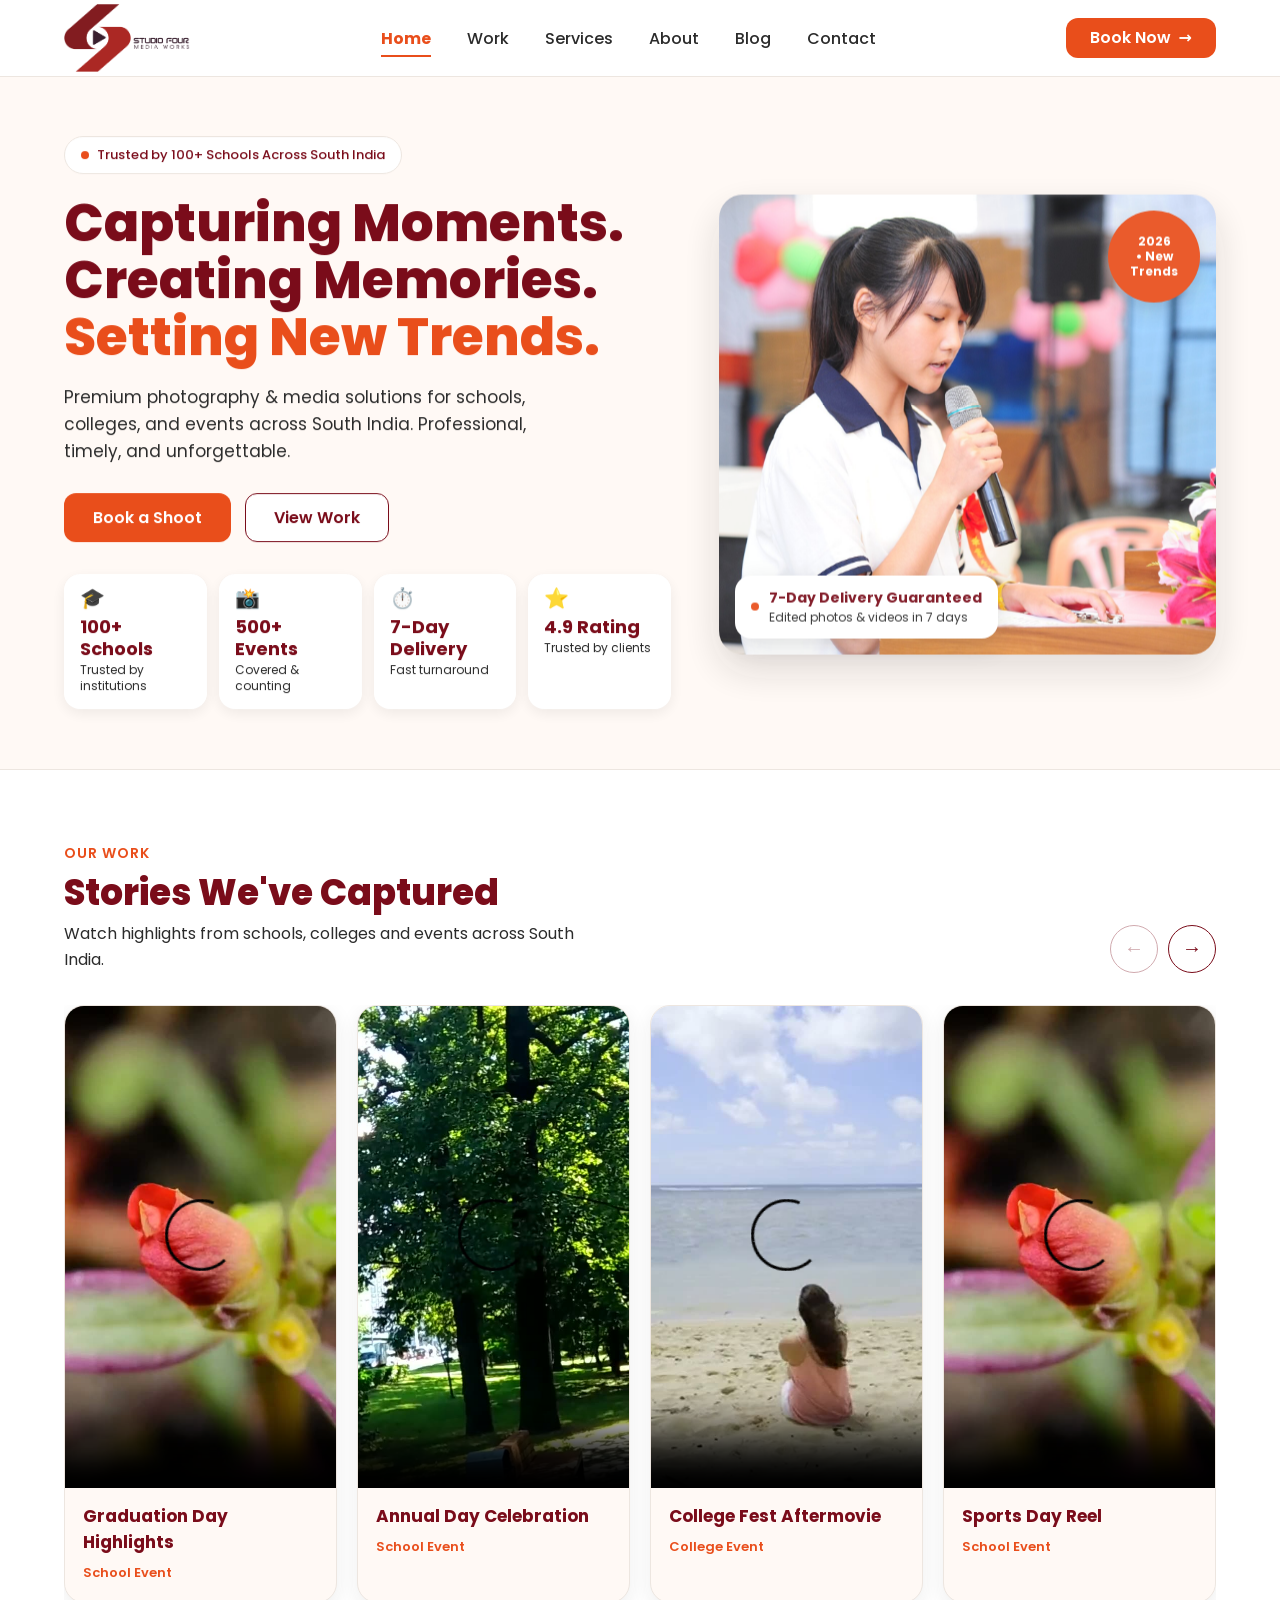
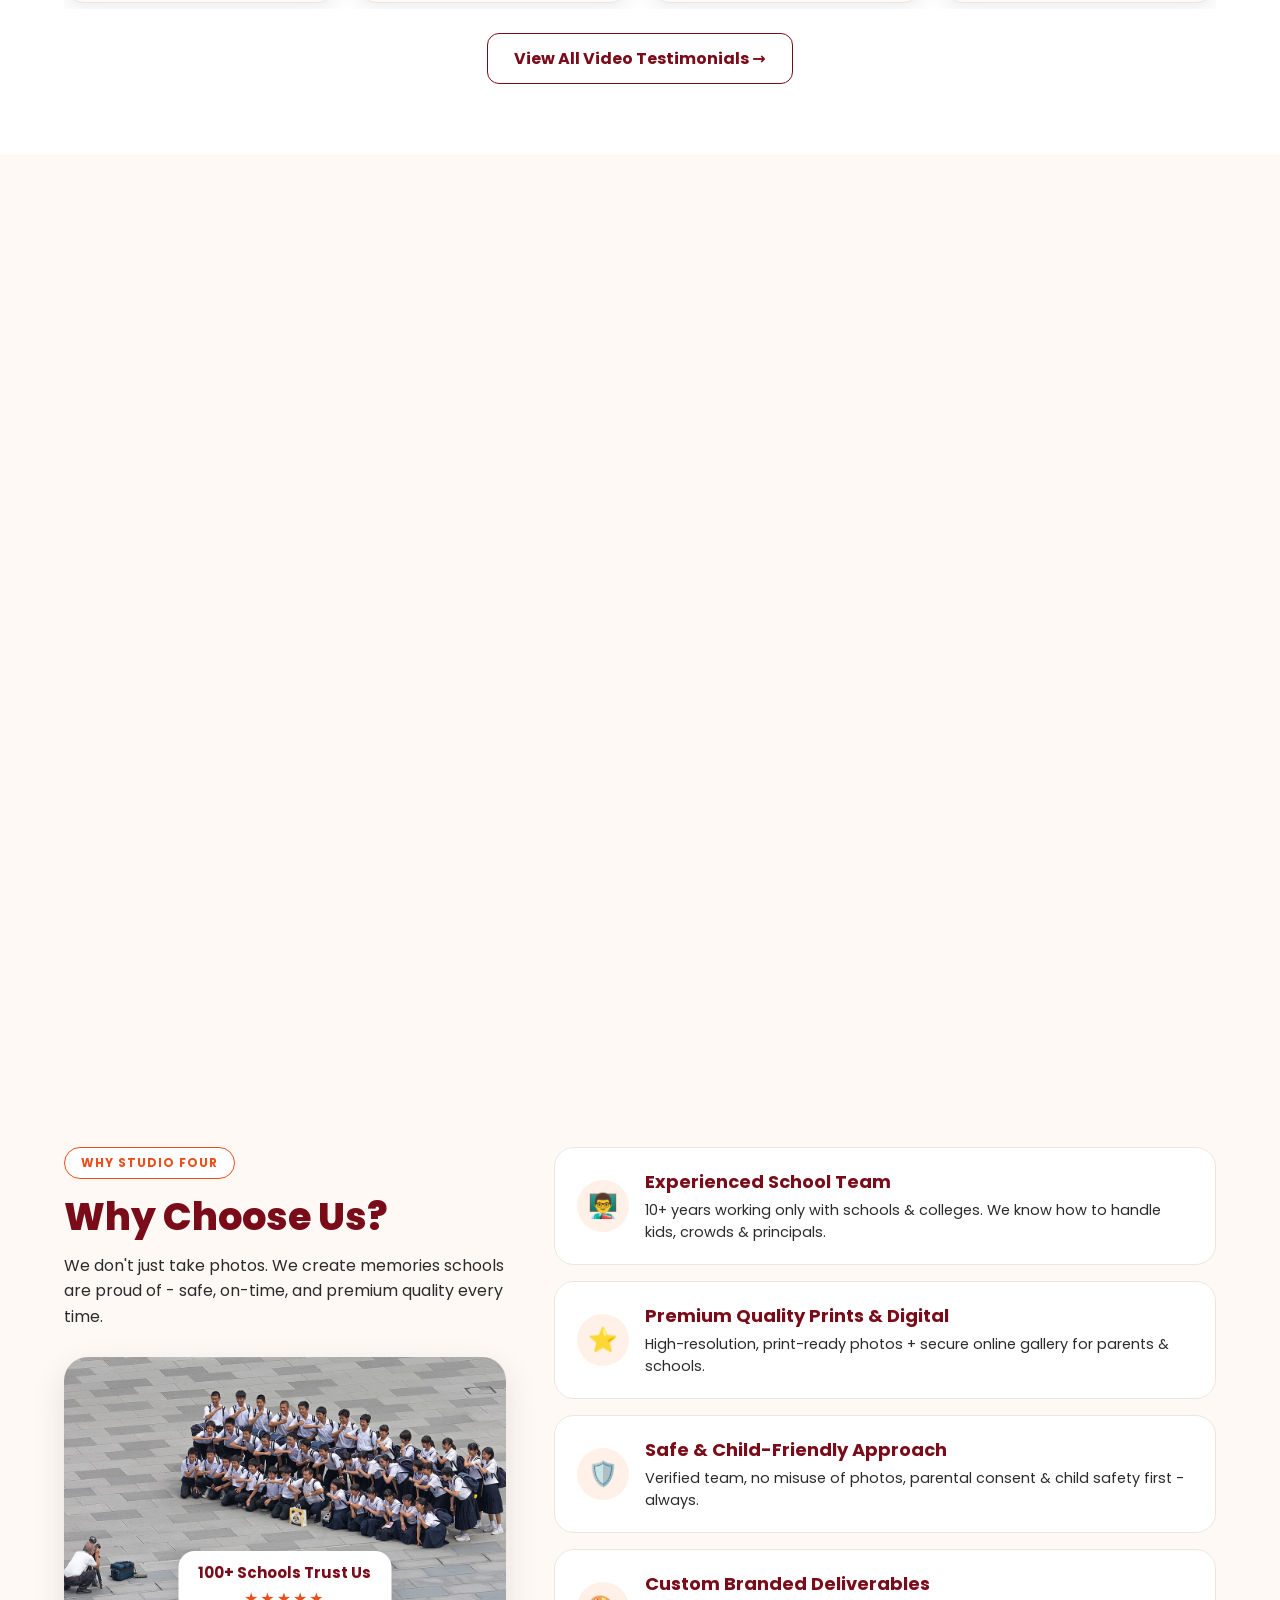
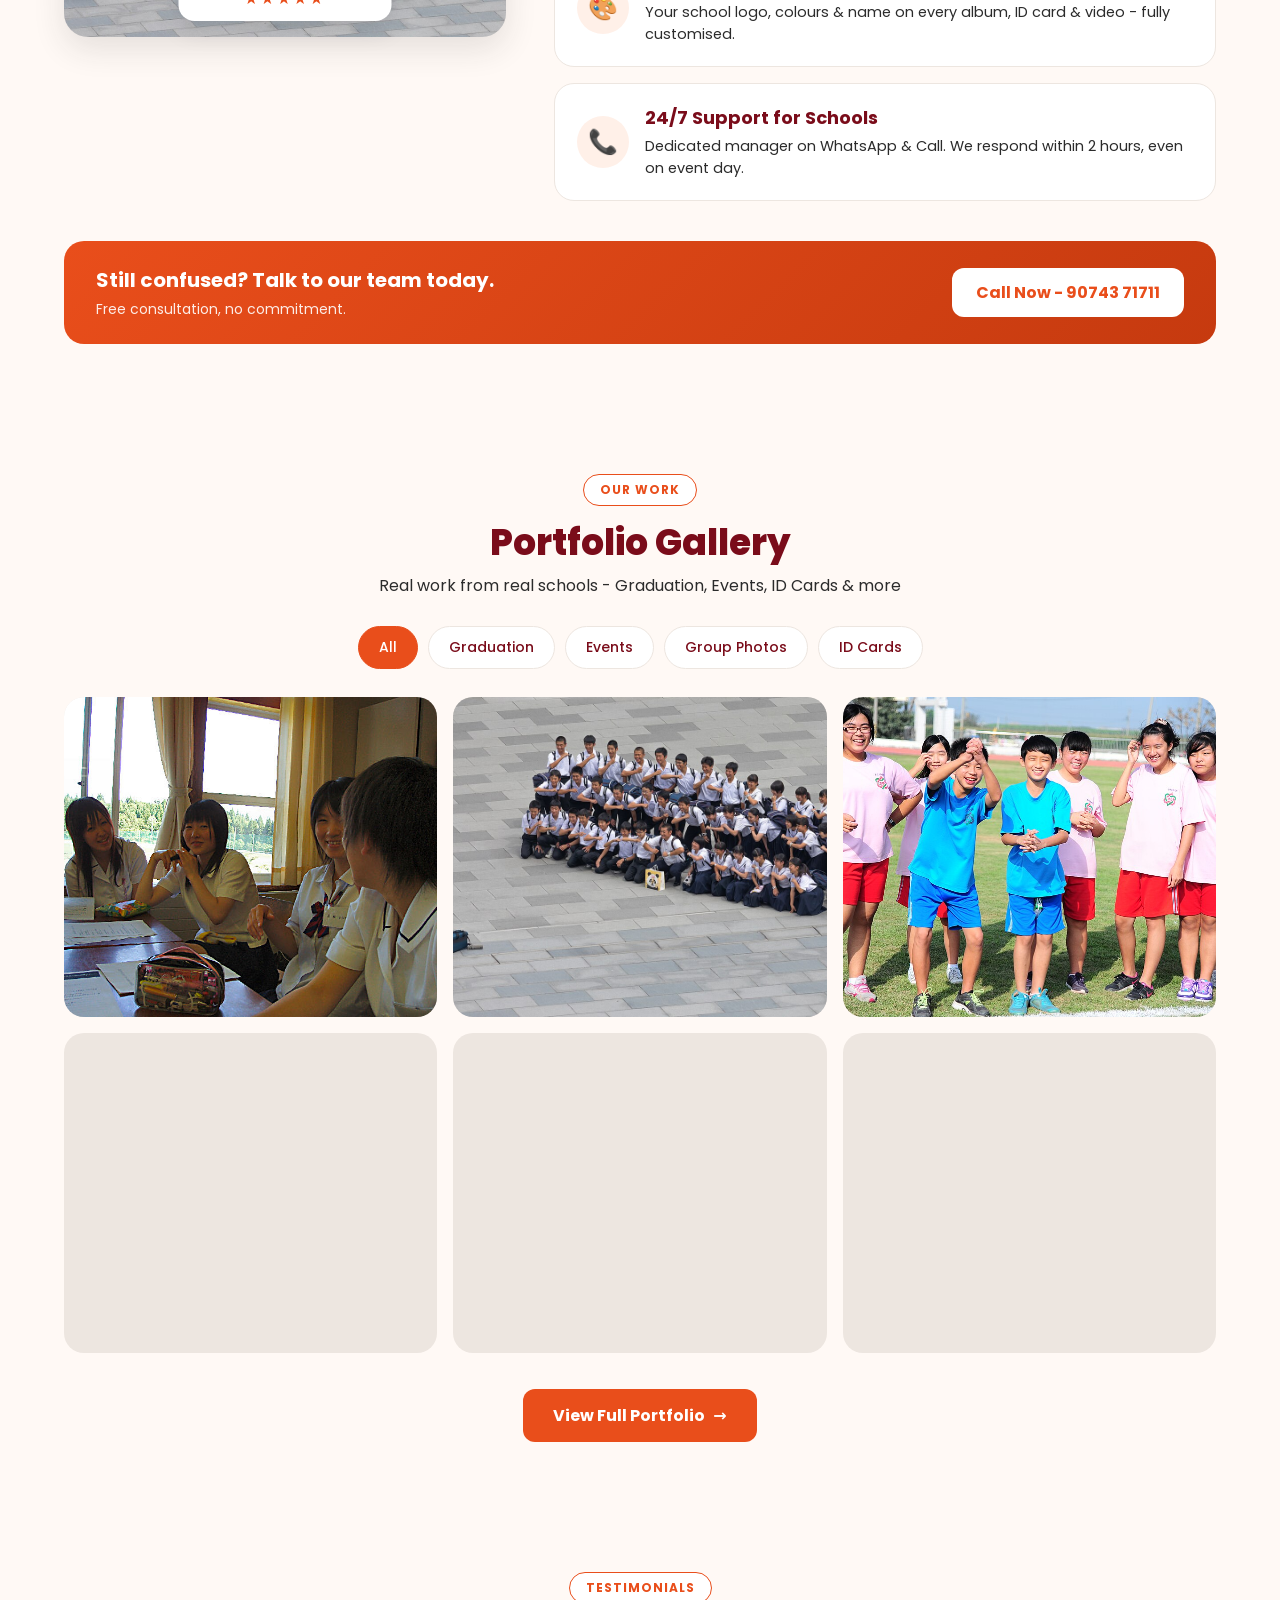
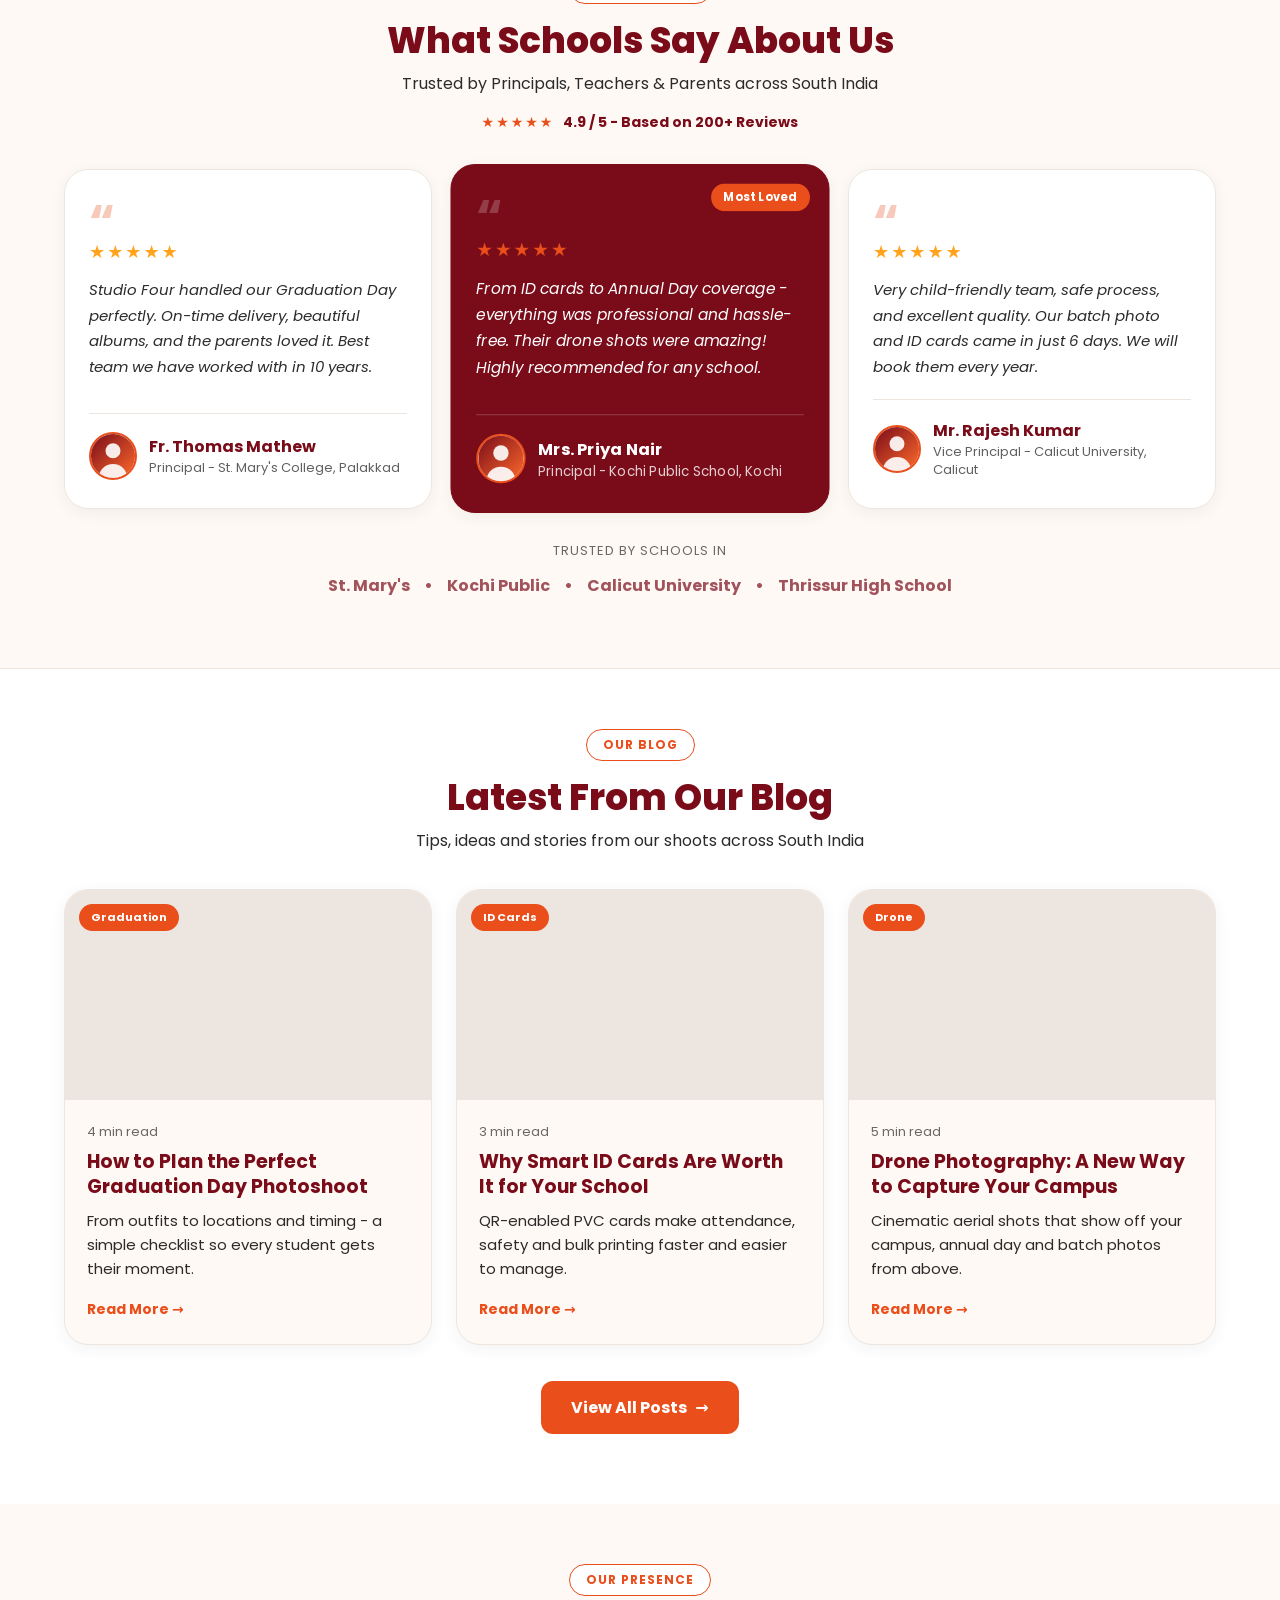
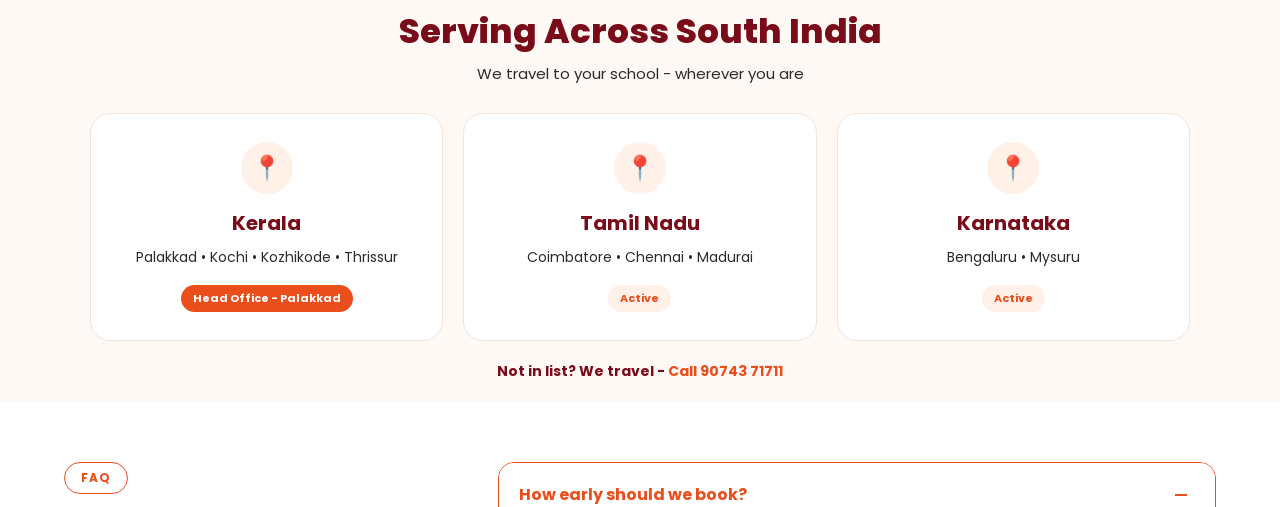
<file: index.html>
<!DOCTYPE html>
<html lang="en">
<head>
  <meta charset="UTF-8">
  <meta name="viewport" content="width=device-width, initial-scale=1.0">
  <title>Studio Four Media Works</title>
  <meta http-equiv="refresh" content="0; url=home.html">
  <link rel="canonical" href="home.html">
</head>
<body>
  <p>Redirecting to <a href="home.html">home page</a>…</p>
</body>
</html>
</file>
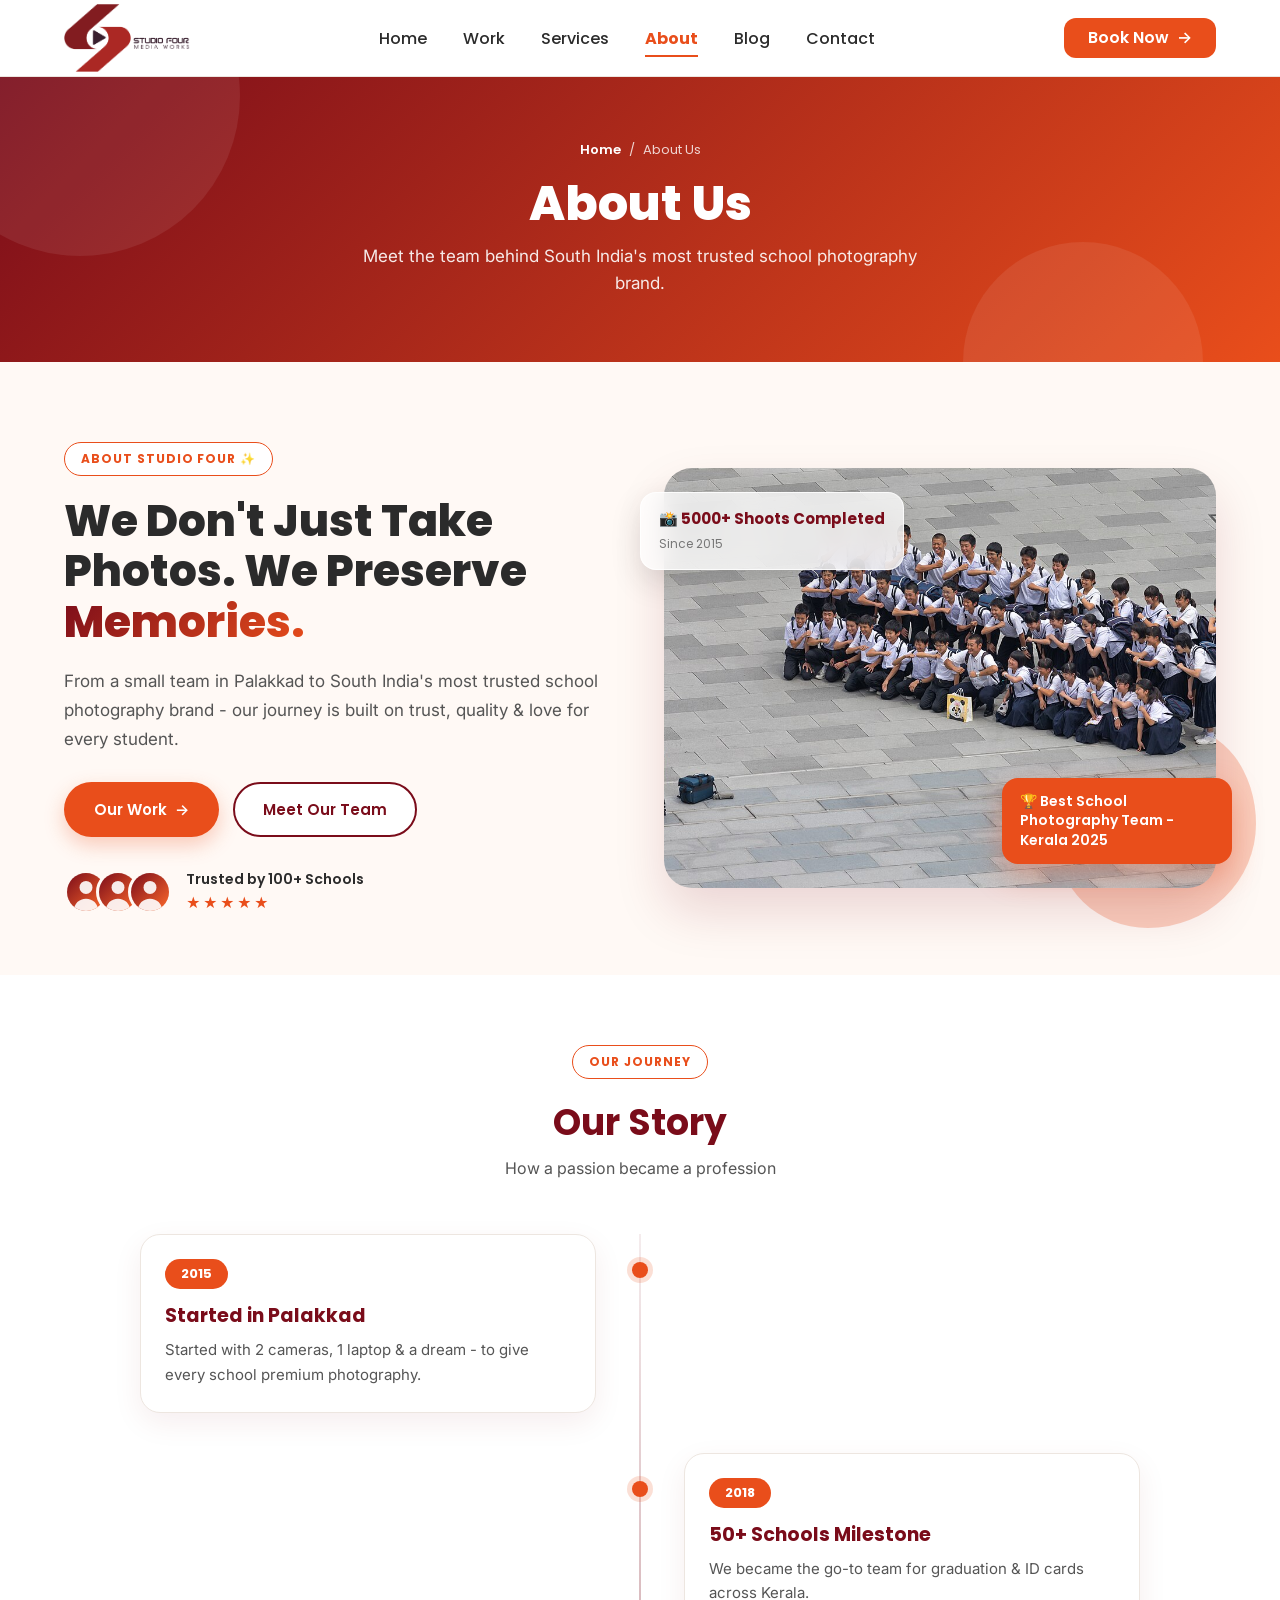
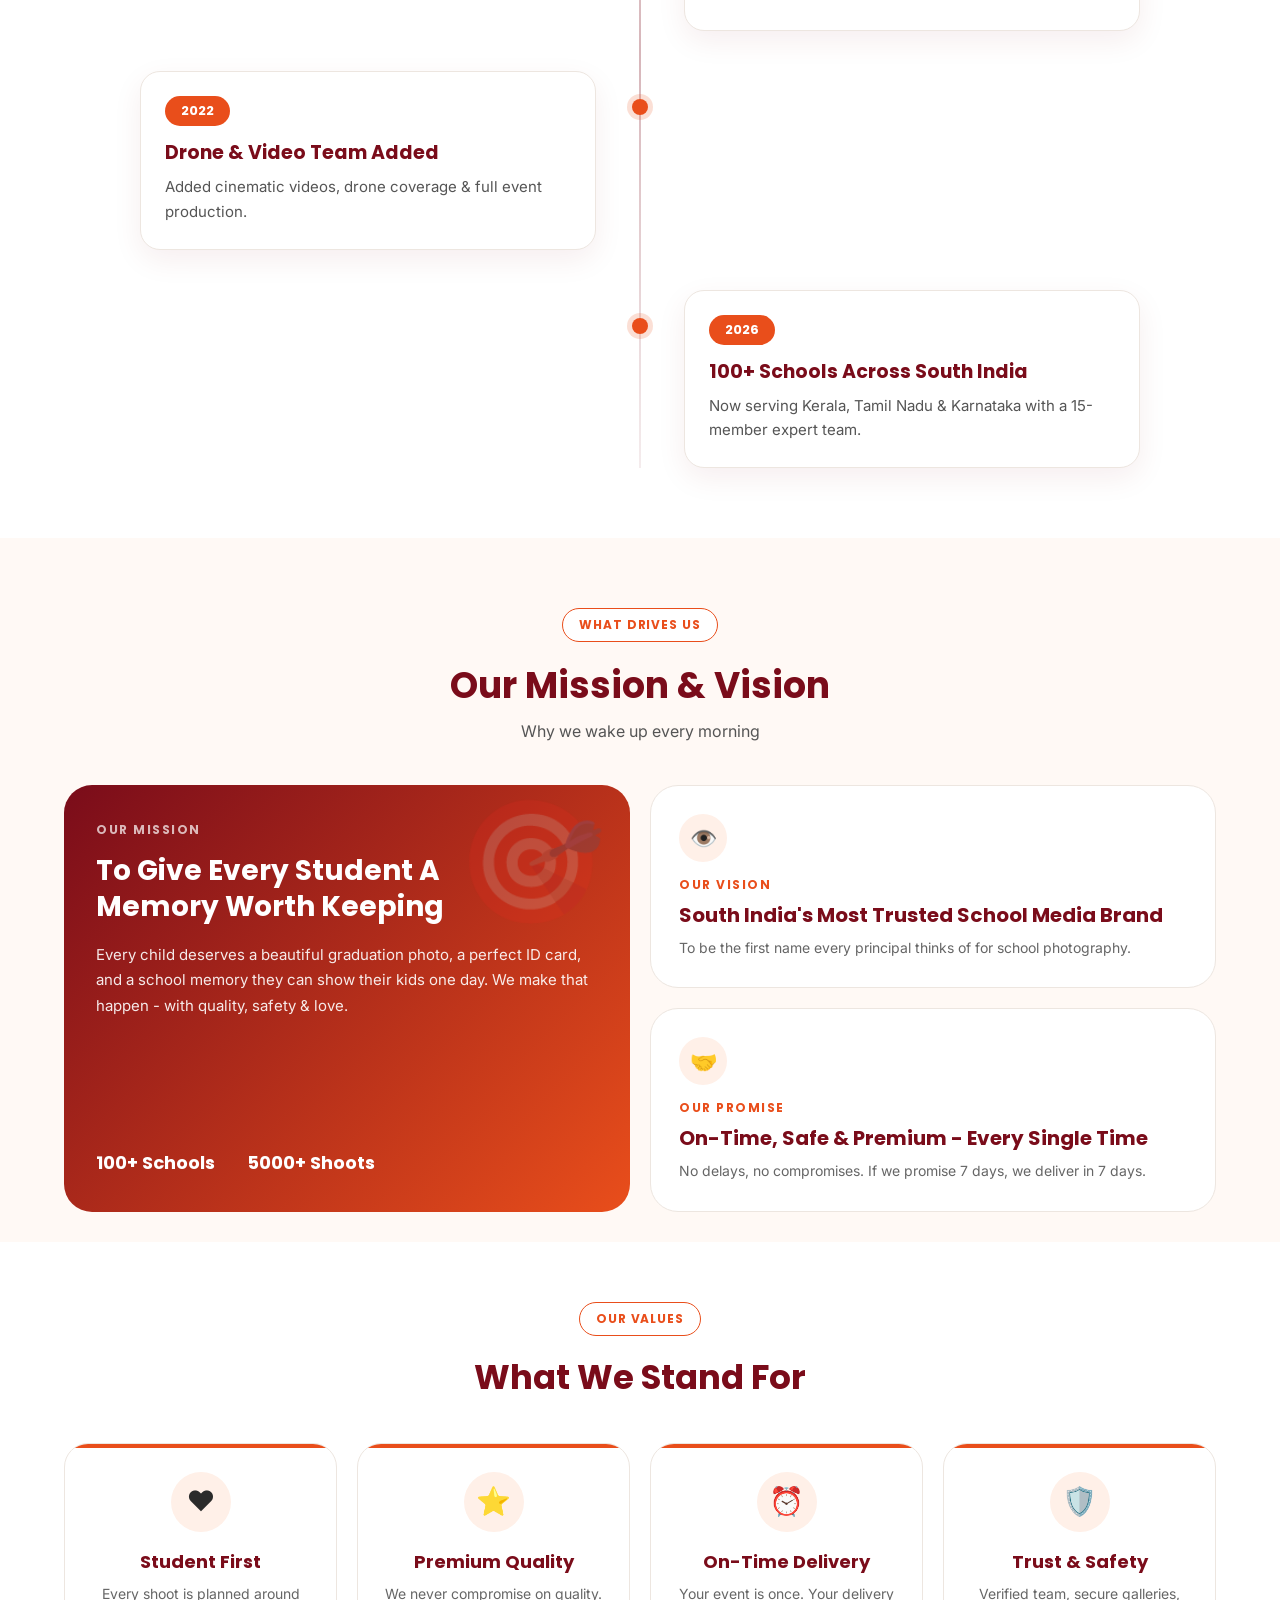
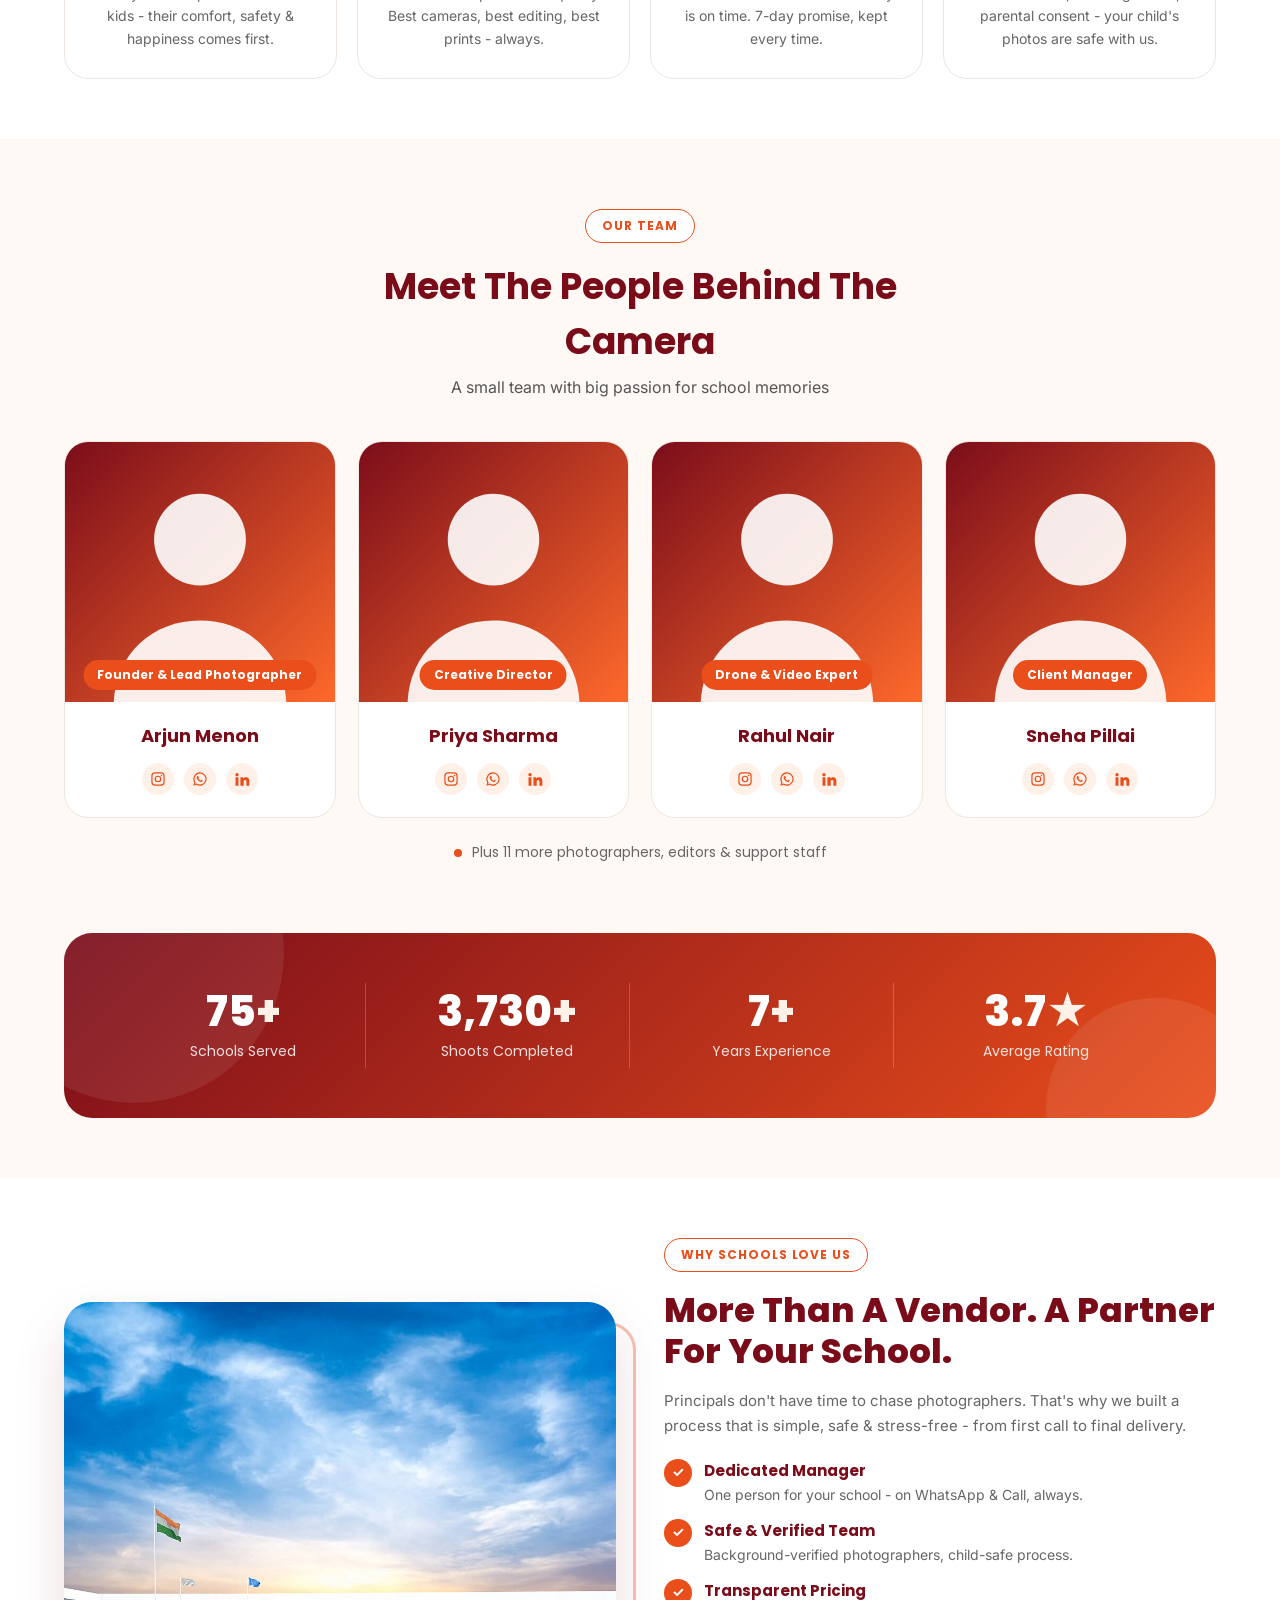
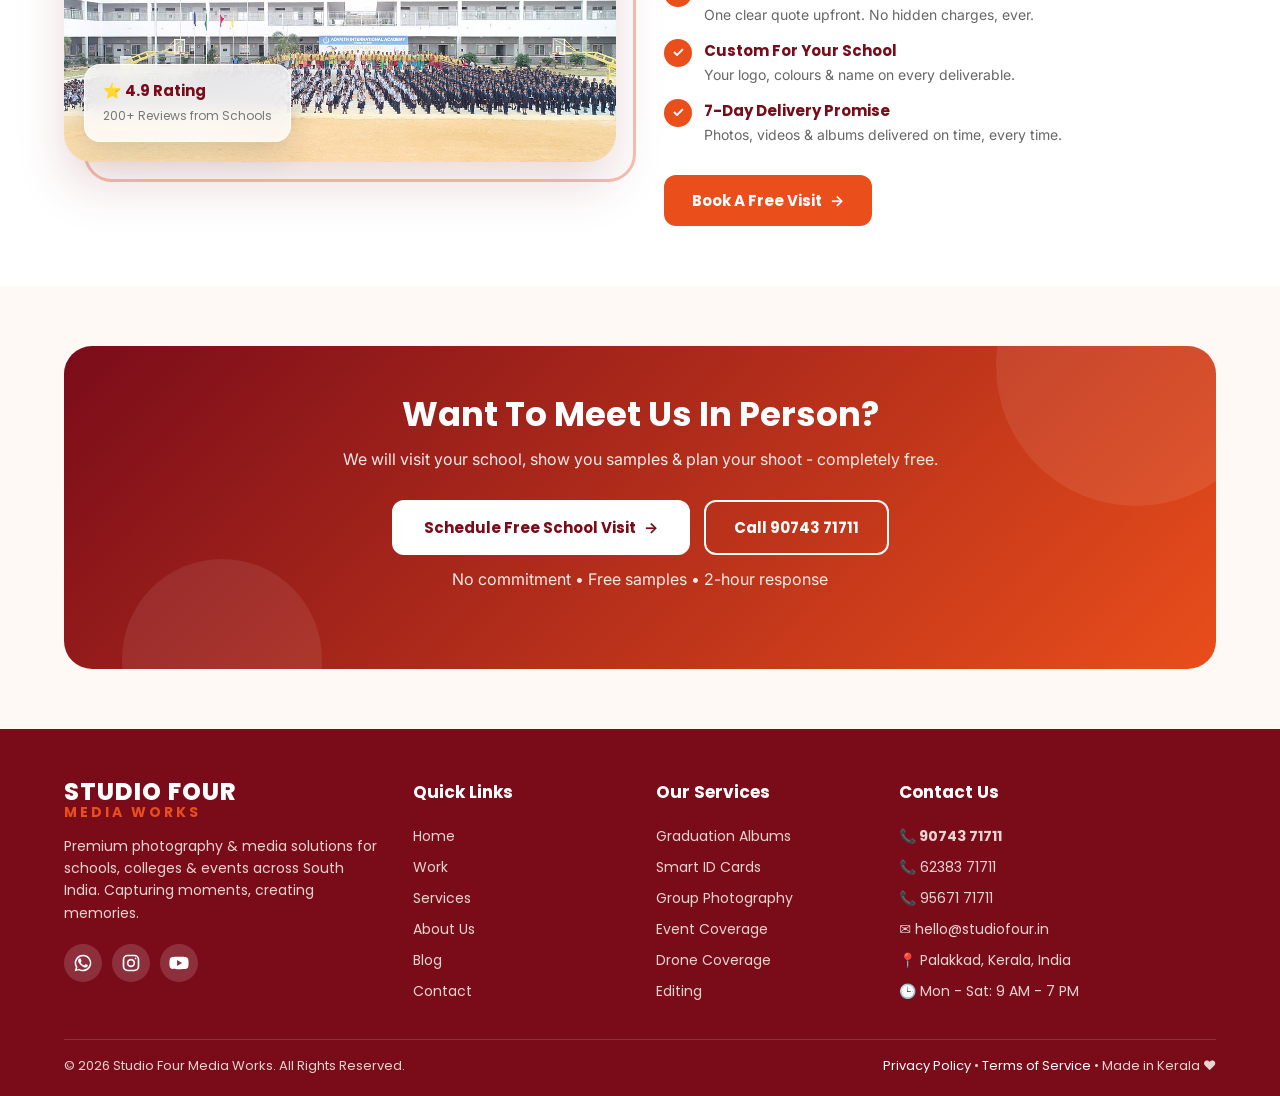
<file: about.html>
<!DOCTYPE html>
<html lang="en">
<head>
  <meta charset="UTF-8">
  <meta name="viewport" content="width=device-width, initial-scale=1.0">
  <title>About Us | Studio Four Media Works</title>

  <link rel="preconnect" href="https://fonts.googleapis.com">
  <link rel="preconnect" href="https://fonts.gstatic.com" crossorigin>
  <link href="https://fonts.googleapis.com/css2?family=Inter:wght@400;500;600&family=Poppins:wght@400;500;600;700;800&display=swap" rel="stylesheet">

  <style>
    /* =========================================================
       DESIGN TOKENS – Studio Four brand colours only
       ========================================================= */
    :root {
      --orange: #E94E1B;
      --maroon: #7A0C1A;
      --offwhite: #FFF9F5;
      --white: #FFFFFF;
      --text: #2B2B2B;
      --border: #EDE6E0;
      --gradient: linear-gradient(135deg, #7A0C1A, #E94E1B);
      --font: 'Poppins', 'Inter', system-ui, sans-serif;
      --nav-h: 76px;
      --ease: 0.3s ease;
    }

    *, *::before, *::after { box-sizing: border-box; margin: 0; padding: 0; }

    html { scroll-behavior: smooth; }

    body {
      font-family: var(--font);
      color: var(--text);
      background: var(--white);
      padding-top: var(--nav-h); /* room for the fixed navbar */
      overflow-x: hidden; /* no horizontal scroll */
    }

    /* Lock page scroll while the mobile menu is open */
    body:has(.nav-toggle:checked) { overflow: hidden; }

    img { display: block; max-width: 100%; }
    a { text-decoration: none; }

    /* Shared pill label */
    .pill {
      display: inline-block;
      background: var(--white);
      color: var(--orange);
      border: 1px solid var(--orange);
      border-radius: 50px;
      padding: 7px 16px;
      font-size: 12px;
      font-weight: 700;
      letter-spacing: .08em;
      text-transform: uppercase;
    }

    /* =========================================================
       NAVBAR (same as home page)
       ========================================================= */
    .navbar {
      position: fixed; top: 0; left: 0; width: 100%;
      z-index: 1000;
      background: var(--white);
      border-bottom: 1px solid var(--border);
      transition: box-shadow var(--ease);
    }
    .navbar.scrolled { box-shadow: 0 4px 18px rgba(43, 43, 43, 0.10); }

    /* Hidden checkbox driving the mobile menu (CSS-only toggle) */
    .nav-toggle { position: absolute; opacity: 0; pointer-events: none; }

    .navbar-inner {
      max-width: 1280px;
      height: var(--nav-h);
      margin: 0 auto;
      padding: 0 5%;
      display: flex; align-items: center; justify-content: space-between;
      gap: 24px;
    }

    .logo { display: flex; align-items: center; gap: 10px; flex-shrink: 0; }
    .logo img { height: 68px; width: auto; }

    .nav-links { display: flex; align-items: center; gap: 36px; }
    .nav-links a {
      position: relative;
      padding: 6px 0;
      font-size: 16px; font-weight: 500;
      color: var(--text);
      transition: color var(--ease);
    }
    .nav-links a::after {
      content: "";
      position: absolute; left: 0; bottom: 0;
      width: 100%; height: 2px;
      background: var(--orange);
      transform: scaleX(0); transform-origin: left;
      transition: transform var(--ease);
    }
    .nav-links a:hover { color: var(--orange); }
    .nav-links a:hover::after { transform: scaleX(1); }
    .nav-links a.active { color: var(--orange); font-weight: 700; }
    .nav-links a.active::after { transform: scaleX(1); }

    .nav-actions { display: flex; align-items: center; gap: 12px; flex-shrink: 0; }

    .btn-book {
      display: inline-flex; align-items: center; gap: 8px;
      padding: 12px 24px;
      background: var(--orange); color: var(--white);
      font-family: inherit; font-size: 16px; font-weight: 600; line-height: 1;
      white-space: nowrap;
      border: 0; border-radius: 12px; cursor: pointer;
      transition: background var(--ease), transform var(--ease);
    }
    .btn-book .arrow { transition: transform var(--ease); }
    .btn-book:hover { background: var(--maroon); }
    .btn-book:hover .arrow { transform: translateX(4px); }

    /* Hamburger – hidden on desktop */
    .hamburger {
      display: none;
      width: 44px; height: 44px;
      flex-direction: column; justify-content: center; align-items: center;
      gap: 5px; cursor: pointer; border-radius: 10px;
      transition: background var(--ease);
    }
    .hamburger:hover { background: var(--offwhite); }
    .hamburger span { display: block; width: 24px; height: 2px; background: var(--maroon); border-radius: 2px; }
    .nav-toggle:focus-visible ~ .navbar-inner .hamburger { outline: 2px solid var(--orange); outline-offset: 2px; }

    /* Mobile slide-down menu */
    .mobile-menu {
      position: fixed; top: 0; left: 0; width: 100%;
      max-height: 100vh; overflow-y: auto;
      background: var(--offwhite);
      border-bottom: 1px solid var(--border);
      box-shadow: 0 10px 30px rgba(43, 43, 43, 0.15);
      transform: translateY(-100%); visibility: hidden;
      transition: transform var(--ease), visibility var(--ease);
      z-index: 1100;
    }
    .nav-toggle:checked ~ .mobile-menu { transform: translateY(0); visibility: visible; }

    .mobile-menu-top {
      display: flex; align-items: center; justify-content: space-between;
      height: var(--nav-h); padding: 0 20px;
      border-bottom: 1px solid var(--border);
    }
    .mobile-menu-top .logo img { height: 56px; }

    .close-btn {
      width: 44px; height: 44px;
      display: flex; align-items: center; justify-content: center;
      font-size: 32px; line-height: 1; color: var(--maroon);
      cursor: pointer; border-radius: 10px;
      transition: color var(--ease), background var(--ease);
    }
    .close-btn:hover { color: var(--orange); background: var(--white); }

    .mobile-links a {
      display: block;
      padding: 14px 20px;
      font-size: 18px; font-weight: 500; color: var(--maroon);
      border-bottom: 1px solid var(--border);
      border-left: 4px solid transparent;
      transition: color var(--ease), background var(--ease), border-color var(--ease);
    }
    .mobile-links a:hover { color: var(--orange); background: var(--white); }
    .mobile-links a.active { color: var(--orange); font-weight: 700; border-left-color: var(--orange); }

    .mobile-menu-bottom { padding: 24px 20px 28px; display: flex; flex-direction: column; gap: 18px; }
    .mobile-menu-bottom .btn-book { width: 100%; justify-content: center; padding: 16px 24px; }

    .mobile-phones {
      display: flex; flex-wrap: wrap; justify-content: center;
      gap: 6px 14px; color: var(--maroon); font-weight: 600; font-size: 16px;
    }
    .mobile-phones a { color: var(--maroon); transition: color var(--ease); }
    .mobile-phones a:hover { color: var(--orange); }
    .mobile-phones .sep { color: var(--border); }

    /* Navbar responsive */
    @media (max-width: 1024px) {
      .navbar-inner { gap: 16px; }
      .logo img { height: 62px; }
      .nav-links { gap: 20px; }
      .nav-links a { font-size: 15px; }
      .btn-book { padding: 10px 16px; font-size: 15px; }
    }
    @media (max-width: 767px) {
      :root { --nav-h: 68px; }
      .navbar-inner { padding: 0 16px; gap: 8px; }
      .nav-links { display: none; }
      .hamburger { display: flex; }
      .logo img { height: 58px; }
      .nav-actions .btn-book { padding: 9px 14px; font-size: 14px; border-radius: 10px; }
    }
    @media (min-width: 768px) {
      .mobile-menu { display: none; }
    }

    /* =========================================================
       PAGE BANNER
       ========================================================= */
    .page-banner {
      position: relative;
      background: var(--gradient);
      color: var(--white);
      text-align: center;
      overflow: hidden;
    }
    /* Soft decorative circles */
    .page-banner::before,
    .page-banner::after {
      content: "";
      position: absolute;
      border-radius: 50%;
      background: var(--white);
      opacity: .08;
    }
    .page-banner::before { width: 320px; height: 320px; top: -140px; left: -80px; }
    .page-banner::after  { width: 240px; height: 240px; bottom: -120px; right: 6%; }

    .banner-inner {
      position: relative;
      z-index: 1;
      max-width: 1280px;
      margin: 0 auto;
      padding: 64px 5%;
    }

    .breadcrumb { font-size: 13px; color: rgba(255, 255, 255, .8); margin-bottom: 16px; }
    .breadcrumb a { color: var(--white); font-weight: 600; transition: opacity .3s; }
    .breadcrumb a:hover { opacity: .7; }
    .breadcrumb span { margin: 0 8px; }

    .banner-title { font-size: 48px; font-weight: 800; line-height: 1.15; margin-bottom: 12px; }
    .banner-sub {
      font-family: 'Inter', var(--font);
      font-size: 17px;
      line-height: 1.6;
      max-width: 560px;
      margin: 0 auto;
      color: rgba(255, 255, 255, .9);
    }

    @media (max-width: 1024px) { .banner-title { font-size: 40px; } }
    @media (max-width: 767px) {
      .banner-inner { padding: 44px 20px; }
      .banner-title { font-size: 32px; }
      .banner-sub { font-size: 15px; }
    }

    /* =========================================================
       SECTION 1 – ABOUT HERO
       ========================================================= */
    .about-hero {
      background: var(--offwhite);
      overflow: hidden;
    }

    .about-hero-inner {
      max-width: 1280px;
      margin: 0 auto;
      padding: 80px 5% 60px;
    }


    /* 2-column grid */
    .hero-grid {
      display: grid;
      grid-template-columns: 1fr 1fr;
      gap: 48px;
      align-items: center;
    }

    /* ---- Left: text ---- */
    .hero-text .pill { margin-bottom: 20px; }

    .hero-text h1 {
      font-size: 44px;
      font-weight: 800;
      line-height: 1.15;
      color: var(--text);
      margin-bottom: 20px;
    }

    /* Gradient highlight word */
    .gradient-text {
      background: var(--gradient);
      -webkit-background-clip: text;
      background-clip: text;
      color: transparent;
      -webkit-text-fill-color: transparent;
    }

    .hero-text p {
      font-family: 'Inter', var(--font);
      font-size: 17px;
      line-height: 1.7;
      color: #555;
      margin-bottom: 28px;
      max-width: 540px;
    }

    /* Buttons */
    .hero-buttons { display: flex; flex-wrap: wrap; gap: 14px; margin-bottom: 32px; }

    .btn {
      display: inline-flex;
      align-items: center;
      justify-content: center;
      gap: 8px;
      padding: 14px 28px;
      border-radius: 50px;
      font-family: var(--font);
      font-size: 15px;
      font-weight: 600;
      border: 2px solid transparent;
      transition: transform .3s, box-shadow .3s, background .3s, color .3s;
    }
    .btn:hover { transform: translateY(-3px); }

    .btn-primary { background: var(--orange); color: var(--white); box-shadow: 0 8px 20px rgba(233, 78, 27, .28); }
    .btn-primary:hover { box-shadow: 0 12px 26px rgba(233, 78, 27, .38); }

    .btn-outline { background: var(--white); color: var(--maroon); border-color: var(--maroon); }
    .btn-outline:hover { background: var(--maroon); color: var(--white); }

    /* Trust row */
    .trust-row { display: flex; align-items: center; gap: 14px; }

    .avatars { display: flex; }
    .avatars img {
      width: 44px; height: 44px;
      border-radius: 50%;
      object-fit: cover;
      background: var(--border);
      border: 3px solid var(--offwhite);
      margin-left: -12px;
    }
    .avatars img:first-child { margin-left: 0; }

    .trust-text strong { display: block; font-size: 14px; font-weight: 600; color: var(--text); }
    .stars { color: var(--orange); font-size: 14px; letter-spacing: 2px; }

    /* ---- Right: image collage ---- */
    .hero-collage {
      position: relative;
      isolation: isolate;          /* keeps the z-index:-1 blob inside the collage */
    }

    .hero-collage > img {
      width: 100%;
      height: 420px;
      object-fit: cover;
      border-radius: 28px;
      background: var(--border);
      box-shadow: 0 24px 50px rgba(122, 12, 26, .15);
    }

    /* Orange blob behind image */
    .collage-blob {
      position: absolute;
      z-index: -1;
      width: 200px; height: 200px;
      right: -40px; bottom: -40px;
      background: var(--orange);
      opacity: .25;
      border-radius: 63% 37% 54% 46% / 55% 48% 52% 45%;
    }

    /* Floating cards */
    .floating-card {
      position: absolute;
      border-radius: 16px;
      padding: 14px 18px;
      animation: float 3s ease-in-out infinite;
      transition: box-shadow .3s;
    }

    .floating-card strong { display: block; font-size: 15px; font-weight: 700; }
    .floating-card small { font-size: 12px; }

    .card-stat {
      top: 24px; left: -24px;
      background: rgba(255, 255, 255, .75);
      -webkit-backdrop-filter: blur(12px);
      backdrop-filter: blur(12px);
      border: 1px solid rgba(255, 255, 255, .8);
      box-shadow: 0 12px 30px rgba(43, 43, 43, .15);
    }
    .card-stat strong { color: var(--maroon); }
    .card-stat small { color: #777; }

    .card-award {
      bottom: 24px; right: -16px;
      max-width: 230px;
      background: var(--orange);
      color: var(--white);
      font-size: 14px;
      font-weight: 600;
      line-height: 1.4;
      box-shadow: 0 12px 30px rgba(233, 78, 27, .35);
      animation-delay: 1.2s;
    }

    @keyframes float {
      0%, 100% { transform: translateY(0); }
      50%      { transform: translateY(-10px); }
    }

    /* =========================================================
       SECTION 2 – OUR STORY TIMELINE
       ========================================================= */
    .our-story {
      background: var(--white);
      padding: 70px 5%;
      overflow: hidden;
    }

    .story-header { text-align: center; max-width: 600px; margin: 0 auto 56px; }
    .story-header h2 { font-size: 36px; font-weight: 700; color: var(--maroon); margin: 16px 0 8px; }
    .story-header p { font-family: 'Inter', var(--font); font-size: 16px; color: #555; }

    .story-timeline {
      position: relative;
      max-width: 1000px;
      margin: 0 auto;
    }

    /* Vertical centre line */
    .story-timeline::before {
      content: "";
      position: absolute;
      top: 0; bottom: 0; left: 50%;
      width: 2px;
      transform: translateX(-50%);
      background: linear-gradient(to bottom, rgba(122, 12, 26, .08), rgba(122, 12, 26, .3), rgba(122, 12, 26, .08));
    }

    .timeline-item {
      position: relative;
      width: 50%;
      padding: 0 44px 40px 0;      /* odd items sit on the left */
    }
    .timeline-item:last-child { padding-bottom: 0; }
    .timeline-item:nth-child(even) {
      margin-left: 50%;            /* even items sit on the right */
      padding: 0 0 40px 44px;
    }
    .timeline-item:nth-child(even):last-child { padding-bottom: 0; }

    /* Orange dot on the line */
    .timeline-item::before {
      content: "";
      position: absolute;
      top: 28px;
      right: -8px;                 /* centre of the line (left items) */
      width: 16px; height: 16px;
      border-radius: 50%;
      background: var(--orange);
      box-shadow: 0 0 0 5px rgba(233, 78, 27, .18);
      transition: transform .3s;
    }
    .timeline-item:nth-child(even)::before { right: auto; left: -8px; }
    .timeline-item:hover::before { transform: scale(1.3); }

    .timeline-card {
      background: var(--white);
      border: 1px solid var(--border);
      border-radius: 20px;
      padding: 24px;
      box-shadow: 0 10px 30px rgba(122, 12, 26, .07);
      transition: transform .3s, box-shadow .3s, border-color .3s;
    }
    .timeline-item:hover .timeline-card {
      transform: translateY(-4px);
      border-color: var(--orange);
      box-shadow: 0 16px 36px rgba(122, 12, 26, .13);
    }

    .year-badge {
      display: inline-block;
      background: var(--orange);
      color: var(--white);
      border-radius: 50px;
      padding: 5px 16px;
      font-size: 13px;
      font-weight: 700;
      margin-bottom: 12px;
    }

    .timeline-card h3 { font-size: 19px; font-weight: 700; color: var(--maroon); margin-bottom: 8px; }
    .timeline-card p { font-family: 'Inter', var(--font); font-size: 15px; line-height: 1.65; color: #555; }

    /* =========================================================
       RESPONSIVE
       ========================================================= */

    /* Tablet (768px – 1024px): hero stacks, timeline line moves left */
    @media (max-width: 1024px) {
      .hero-grid { grid-template-columns: 1fr; gap: 56px; }
      .hero-text { text-align: center; }
      .hero-text p { margin-left: auto; margin-right: auto; }
      .hero-buttons, .trust-row { justify-content: center; }
      .hero-text h1 { font-size: 36px; }

      .hero-collage { max-width: 640px; margin: 0 auto; width: 100%; }
      .hero-collage > img { height: 360px; }
      .card-stat { left: 12px; }
      .card-award { right: 12px; }
      .collage-blob { right: -16px; bottom: -24px; }

      /* Timeline: single column, line on the left */
      .story-timeline::before { left: 20px; }
      .timeline-item,
      .timeline-item:nth-child(even) {
        width: 100%;
        margin-left: 0;
        padding: 0 0 32px 52px;
      }
      .timeline-item:last-child { padding-bottom: 0; }
      .timeline-item::before,
      .timeline-item:nth-child(even)::before { left: 12px; right: auto; }
    }

    /* Mobile (below 768px) */
    @media (max-width: 767px) {
      .about-hero-inner { padding: 40px 20px; }
      .breadcrumb { margin-bottom: 32px; }
      .hero-text h1 { font-size: 30px; }
      .hero-text p { font-size: 16px; }

      /* Full-width stacked buttons */
      .hero-buttons { flex-direction: column; }
      .btn { width: 100%; }
      .trust-row { flex-direction: column; gap: 10px; }

      .hero-collage > img { height: 280px; }

      /* Smaller floating cards, kept inside the image edges */
      .floating-card { padding: 10px 14px; font-size: 13px; }
      .floating-card strong { font-size: 13px; }
      .floating-card small { font-size: 11px; }
      .card-stat { top: 10px; left: 10px; }
      .card-award { bottom: 10px; right: 10px; max-width: 190px; font-size: 13px; }
      .collage-blob { width: 120px; height: 120px; right: -10px; bottom: -14px; }

      /* Timeline: line at 20px, cards margin-left 40px */
      .our-story { padding: 50px 20px; }
      .story-header h2 { font-size: 30px; }
      .story-timeline::before { left: 20px; }
      .timeline-item,
      .timeline-item:nth-child(even) { padding: 0 0 24px 0; }
      .timeline-card { margin-left: 40px; padding: 20px; }
      .timeline-item::before,
      .timeline-item:nth-child(even)::before { left: 12px; }
    }

    /* =========================================================
       SECTION 3 – MISSION + VISION (BENTO GRID)
       ========================================================= */
    :root { --light-orange: #FFF0E8; }

    .mission-section { background: var(--offwhite); padding: 70px 5% 30px; overflow: hidden; }
    .mission-inner { max-width: 1280px; margin: 0 auto; }

    /* Shared centered section header */
    .section-head { text-align: center; max-width: 600px; margin: 0 auto 44px; }
    .section-head h2 { font-size: 36px; font-weight: 700; color: var(--maroon); margin: 16px 0 8px; }
    .section-head p { font-family: 'Inter', var(--font); font-size: 16px; color: #555; }

    /* Bento: big mission card left, two stacked cards right */
    .bento-grid {
      display: grid;
      grid-template-columns: 1fr 1fr;
      gap: 20px;
    }
    .bento-side { display: grid; grid-template-rows: 1fr 1fr; gap: 20px; }

    /* Mission card (gradient) */
    .mission-card {
      position: relative;
      overflow: hidden;
      display: flex;
      flex-direction: column;
      background: var(--gradient);
      color: var(--white);
      border-radius: 28px;
      padding: 36px 32px;
      transition: transform .3s, box-shadow .3s;
    }
    .mission-card:hover { transform: translateY(-4px); box-shadow: 0 18px 40px rgba(122, 12, 26, .25); }

    .mission-icon {
      position: absolute;
      top: 16px; right: 24px;
      font-size: 120px;
      line-height: 1;
      opacity: .15;
      pointer-events: none;
    }
    .mission-label { font-size: 12px; font-weight: 700; letter-spacing: 1.5px; color: rgba(255, 255, 255, .7); margin-bottom: 14px; }
    .mission-card h3 { position: relative; font-size: 28px; font-weight: 700; line-height: 1.3; margin-bottom: 16px; max-width: 460px; }
    .mission-card p { position: relative; font-family: 'Inter', var(--font); font-size: 15px; line-height: 1.7; color: rgba(255, 255, 255, .9); }

    .mission-stats {
      display: flex;
      flex-wrap: wrap;
      gap: 12px 32px;
      margin-top: auto;
      padding-top: 28px;
      font-weight: 700;
      font-size: 18px;
    }

    /* Vision + Promise cards (white) */
    .vision-card {
      background: var(--white);
      border: 1px solid var(--border);
      border-radius: 28px;
      padding: 28px;
      transition: transform .3s, box-shadow .3s, border-color .3s;
    }
    .vision-card:hover { transform: translateY(-4px); border-color: var(--orange); box-shadow: 0 14px 32px rgba(122, 12, 26, .1); }

    .icon-circle {
      width: 48px; height: 48px;
      display: flex; align-items: center; justify-content: center;
      border-radius: 50%;
      background: var(--light-orange);
      font-size: 22px;
      margin-bottom: 14px;
    }
    .card-label { display: block; font-size: 12px; font-weight: 700; letter-spacing: 1.5px; color: var(--orange); margin-bottom: 8px; }
    .vision-card h3 { font-size: 20px; font-weight: 700; color: var(--maroon); line-height: 1.35; margin-bottom: 8px; }
    .vision-card p { font-family: 'Inter', var(--font); font-size: 14px; line-height: 1.6; color: #666; }

    /* =========================================================
       SECTION 4 – OUR VALUES (4 CARDS)
       ========================================================= */
    .values-section { background: var(--white); padding: 60px 5%; overflow: hidden; }
    .values-section .section-head { margin-bottom: 40px; }
    .values-section .section-head h2 { font-size: 34px; margin-bottom: 0; }

    .values-grid {
      max-width: 1280px;
      margin: 0 auto;
      display: grid;
      grid-template-columns: repeat(4, 1fr);
      gap: 20px;
    }

    .value-card {
      position: relative;
      overflow: hidden;
      background: var(--white);
      border: 1px solid var(--border);
      border-radius: 24px;
      padding: 28px 22px;
      text-align: center;
      transition: transform .3s, border-color .3s, box-shadow .3s;
    }
    /* 4px top bar: orange, becomes gradient on hover */
    .value-card::before {
      content: "";
      position: absolute;
      top: 0; left: 0; right: 0;
      height: 4px;
      background: var(--orange);
      transition: background .3s;
    }
    .value-card:hover {
      transform: translateY(-6px);
      border-color: var(--orange);
      box-shadow: 0 16px 36px rgba(122, 12, 26, .12);
    }
    .value-card:hover::before { background: var(--gradient); }

    .value-icon {
      width: 60px; height: 60px;
      display: flex; align-items: center; justify-content: center;
      margin: 0 auto 16px;
      border-radius: 50%;
      background: var(--light-orange);
      font-size: 28px;
    }
    .value-card h3 { font-size: 18px; font-weight: 700; color: var(--maroon); margin-bottom: 8px; }
    .value-card p { font-family: 'Inter', var(--font); font-size: 14px; line-height: 1.6; color: #666; }

    /* ---- Tablet ---- */
    @media (max-width: 1024px) {
      .bento-grid { grid-template-columns: 1fr; }
      .bento-side { grid-template-columns: 1fr 1fr; grid-template-rows: auto; }
      .values-grid { grid-template-columns: 1fr 1fr; }
    }

    /* ---- Mobile ---- */
    @media (max-width: 767px) {
      .mission-section { padding: 40px 20px 20px; }
      .values-section { padding: 40px 20px; }
      .section-head h2,
      .values-section .section-head h2 { font-size: 28px; }
      .section-head { margin-bottom: 28px; }

      .mission-card { padding: 28px 20px; }
      .mission-card h3 { font-size: 24px; }
      .mission-icon { font-size: 90px; right: 14px; }
      .bento-side { grid-template-columns: 1fr; }

      .values-grid { grid-template-columns: 1fr; }
      .value-card { padding: 24px 20px; }
    }

    /* =========================================================
       SECTION 5 – MEET THE TEAM
       ========================================================= */
    .team-section { background: var(--offwhite); padding: 70px 5% 30px; overflow: hidden; }
    .team-inner { max-width: 1280px; margin: 0 auto; }

    .team-grid {
      display: grid;
      grid-template-columns: repeat(4, 1fr);
      gap: 22px;
    }

    .team-card {
      background: var(--white);
      border: 1px solid var(--border);
      border-radius: 24px;
      overflow: hidden;
      text-align: center;
      transition: transform .3s, border-color .3s, box-shadow .3s;
    }
    .team-card:hover {
      transform: translateY(-6px);
      border-color: var(--orange);
      box-shadow: 0 18px 40px rgba(122, 12, 26, .14);
    }

    /* Photo + role badge overlay */
    .team-photo { position: relative; height: 260px; overflow: hidden; background: var(--border); }
    .team-photo img { width: 100%; height: 100%; object-fit: cover; transition: transform .3s; }
    .team-card:hover .team-photo img { transform: scale(1.05); }

    .role-badge {
      position: absolute;
      bottom: 12px; left: 50%;
      transform: translateX(-50%);
      background: var(--orange);
      color: var(--white);
      font-size: 12px; font-weight: 700;
      padding: 6px 14px;
      border-radius: 50px;
      white-space: nowrap;
    }

    .team-info { padding: 20px 16px 22px; }
    .team-info h3 { font-size: 18px; font-weight: 700; color: var(--maroon); margin-bottom: 14px; }

    /* Social circles */
    .team-social { display: flex; justify-content: center; gap: 10px; }
    .team-social a {
      width: 32px; height: 32px;
      display: flex; align-items: center; justify-content: center;
      border-radius: 50%;
      background: var(--light-orange);
      color: var(--orange);
      transition: background .3s, color .3s, transform .3s;
    }
    .team-social a:hover { background: var(--orange); color: var(--white); transform: translateY(-2px); }
    .team-social svg { width: 16px; height: 16px; fill: currentColor; }

    .team-note {
      text-align: center;
      font-size: 14px;
      color: #666;
      margin-top: 24px;
    }
    .team-note::before {
      content: "";
      display: inline-block;
      width: 8px; height: 8px;
      border-radius: 50%;
      background: var(--orange);
      margin-right: 10px;
      vertical-align: middle;
    }

    /* =========================================================
       SECTION 6 – MILESTONES COUNTER BANNER
       ========================================================= */
    .counter-wrap { padding: 0 5%; background: var(--offwhite); }
    .counter-wrap::before { content: ""; display: block; height: 40px; }
    .counter-wrap::after  { content: ""; display: block; height: 60px; }

    .counter-banner {
      position: relative;
      overflow: hidden;
      max-width: 1280px;
      margin: 0 auto;
      padding: 50px 5%;
      background: var(--gradient);
      border-radius: 28px;
      color: var(--white);
    }
    /* Decorative circles */
    .counter-banner::before,
    .counter-banner::after {
      content: "";
      position: absolute;
      border-radius: 50%;
      background: var(--white);
      opacity: .08;
      pointer-events: none;
    }
    .counter-banner::before { width: 300px; height: 300px; top: -130px; left: -80px; }
    .counter-banner::after  { width: 220px; height: 220px; bottom: -100px; right: -50px; }

    .counter-grid {
      position: relative;
      z-index: 1;
      display: grid;
      grid-template-columns: repeat(4, 1fr);
      gap: 20px;
      text-align: center;
    }

    .stat-item { padding: 6px 10px; border-right: 1px solid rgba(255, 255, 255, .2); }
    .stat-item:last-child { border-right: 0; }

    .stat-number { font-size: 42px; font-weight: 800; line-height: 1.1; color: var(--white); }
    .stat-number .suffix { color: var(--light-orange); } /* + / ★ (light orange so it stays visible on the gradient) */
    .stat-label { font-size: 14px; color: rgba(255, 255, 255, .85); margin-top: 6px; }

    /* ---- Tablet ---- */
    @media (max-width: 1024px) {
      .team-grid { grid-template-columns: 1fr 1fr; }
      .team-photo { height: 240px; }

      .counter-grid { grid-template-columns: 1fr 1fr; gap: 32px; }
      .stat-item { border-right: 0; }
    }

    /* ---- Mobile ---- */
    @media (max-width: 767px) {
      .team-section { padding: 40px 20px 20px; }
      .team-grid { gap: 12px; }          /* stays 2 columns */
      .team-card { border-radius: 18px; }
      .team-photo { height: 180px; }
      .role-badge { font-size: 10px; padding: 5px 10px; bottom: 8px; }
      .team-info { padding: 14px 8px 16px; }
      .team-info h3 { font-size: 15px; margin-bottom: 10px; }
      .team-social { gap: 6px; }
      .team-social a { width: 28px; height: 28px; }
      .team-social svg { width: 14px; height: 14px; }

      .counter-wrap { padding: 0 20px; }
      .counter-banner { padding: 36px 20px; border-radius: 20px; }
      .counter-grid { gap: 28px 12px; }
      .stat-number { font-size: 32px; }
      .stat-label { font-size: 13px; }
    }

    /* =========================================================
       SECTION 7 – WHY SCHOOLS LOVE US (SPLIT LAYOUT)
       ========================================================= */
    .why-love-section { background: var(--white); padding: 60px 5%; overflow: hidden; }

    .why-love-grid {
      max-width: 1280px;
      margin: 0 auto;
      display: grid;
      grid-template-columns: 1fr 1fr;
      gap: 48px;
      align-items: center;
    }

    /* Left: image + badge */
    .why-love-image { position: relative; isolation: isolate; }
    .why-love-image > img {
      width: 100%;
      height: 460px;
      object-fit: cover;
      border-radius: 28px;
      background: var(--border);
      box-shadow: 0 24px 50px rgba(122, 12, 26, .15);
    }
    /* Orange accent frame behind the image, offset 20px */
    .why-love-accent {
      position: absolute;
      z-index: -1;
      inset: 20px -20px -20px 20px;
      border: 3px solid var(--orange);
      border-radius: 28px;
      opacity: .35;
    }
    .why-love-badge {
      position: absolute;
      left: 20px; bottom: 20px;
      background: rgba(255, 255, 255, .8);
      -webkit-backdrop-filter: blur(12px);
      backdrop-filter: blur(12px);
      border: 1px solid rgba(255, 255, 255, .8);
      border-radius: 16px;
      padding: 14px 18px;
      box-shadow: 0 12px 30px rgba(43, 43, 43, .15);
    }
    .why-love-badge strong { display: block; font-size: 15px; font-weight: 700; color: var(--maroon); }
    .why-love-badge small { font-size: 12px; color: #777; }

    /* Right: content */
    .why-love-content .pill { margin-bottom: 18px; }
    .why-love-content h2 { font-size: 34px; font-weight: 800; line-height: 1.2; color: var(--maroon); margin-bottom: 16px; }
    .why-love-content > p { font-family: 'Inter', var(--font); font-size: 15px; line-height: 1.7; color: #666; }

    .why-love-checklist { list-style: none; display: flex; flex-direction: column; gap: 12px; margin: 20px 0 28px; }
    .why-love-checklist li { display: flex; align-items: flex-start; gap: 12px; }
    .check-icon {
      flex-shrink: 0;
      width: 28px; height: 28px;
      display: flex; align-items: center; justify-content: center;
      border-radius: 50%;
      background: var(--orange);
      color: var(--white);
      font-size: 14px; font-weight: 700;
    }
    .why-love-checklist strong { display: block; font-size: 15px; font-weight: 700; color: var(--maroon); }
    .why-love-checklist span.desc { font-family: 'Inter', var(--font); font-size: 14px; line-height: 1.5; color: #666; }

    .btn-visit {
      display: inline-flex; align-items: center; gap: 8px;
      background: var(--orange); color: var(--white);
      padding: 14px 28px;
      border-radius: 12px;
      font-weight: 700; font-size: 15px;
      transition: background .3s, transform .3s;
    }
    .btn-visit:hover { background: var(--maroon); transform: translateY(-3px); }

    /* =========================================================
       SECTION 8 – FINAL CTA
       ========================================================= */
    .about-cta { background: var(--offwhite); padding: 0 5% 60px; }
    .about-cta::before { content: ""; display: block; height: 60px; } /* breathing room under the counter */

    .cta-banner {
      position: relative;
      overflow: hidden;
      max-width: 1280px;
      margin: 0 auto;
      padding: 48px 40px;
      background: var(--gradient);
      border-radius: 28px;
      text-align: center;
      color: var(--white);
    }
    .cta-banner::before,
    .cta-banner::after {
      content: "";
      position: absolute;
      border-radius: 50%;
      background: var(--white);
      opacity: .08;
      pointer-events: none;
    }
    .cta-banner::before { width: 280px; height: 280px; top: -120px; right: -60px; }
    .cta-banner::after  { width: 200px; height: 200px; bottom: -90px; left: 5%; }

    .cta-banner > * { position: relative; z-index: 1; }
    .cta-banner h2 { font-size: 34px; font-weight: 700; line-height: 1.2; }
    .cta-banner > p {
      font-family: 'Inter', var(--font);
      font-size: 16px; line-height: 1.6;
      color: rgba(255, 255, 255, .9);
      max-width: 600px;
      margin: 12px auto 28px;
    }

    .cta-buttons { display: flex; flex-wrap: wrap; justify-content: center; gap: 14px; }
    .cta-btn {
      display: inline-flex; align-items: center; justify-content: center; gap: 8px;
      padding: 14px 28px;
      border-radius: 12px;
      border: 2px solid var(--white);
      font-weight: 700; font-size: 15px;
      transition: background .3s, color .3s, transform .3s;
    }
    .cta-btn:hover { transform: translateY(-3px); }
    .cta-btn-primary { background: var(--white); color: var(--maroon); padding: 14px 30px; }
    .cta-btn-primary:hover { background: var(--light-orange); }
    .cta-btn-outline { background: transparent; color: var(--white); }
    .cta-btn-outline:hover { background: var(--white); color: var(--maroon); }

    .cta-note { margin-top: 20px; font-size: 13px; color: rgba(255, 255, 255, .8); }

    /* ---- Tablet ---- */
    @media (max-width: 1024px) {
      .why-love-grid { grid-template-columns: 1fr; gap: 56px; }
      .why-love-image { max-width: 640px; margin: 0 auto; width: 100%; }
      .why-love-image > img { height: 360px; }
    }

    /* ---- Mobile ---- */
    @media (max-width: 767px) {
      .why-love-section { padding: 40px 20px; }
      .why-love-image > img { height: 280px; }
      .why-love-accent { inset: 14px -10px -14px 10px; }
      .why-love-badge { left: 12px; bottom: 12px; padding: 10px 14px; }
      .why-love-badge strong { font-size: 13px; }
      .why-love-badge small { font-size: 11px; }
      .why-love-content h2 { font-size: 28px; }
      .why-love-checklist strong { font-size: 14px; }
      .why-love-checklist span.desc { font-size: 13px; }
      .check-icon { width: 24px; height: 24px; font-size: 12px; }
      .btn-visit { width: 100%; justify-content: center; }

      .about-cta { padding: 0 20px 40px; }
      .about-cta::before { height: 40px; }
      .cta-banner { padding: 36px 20px; border-radius: 20px; }
      .cta-banner h2 { font-size: 26px; }
      .cta-buttons { flex-direction: column; }
      .cta-btn { width: 100%; }
    }

    /* =========================================================
       FOOTER (same as home page)
       ========================================================= */
    .footer {
      --footer-text: #E8D5D0;
      background: var(--maroon);
      color: var(--white);
      padding: 50px 5% 20px;
    }
    .footer-grid {
      max-width: 1280px;
      margin: 0 auto;
      display: grid;
      grid-template-columns: 3fr 2fr 2fr 3fr;
      gap: 32px;
    }
    .footer-col h4 { margin: 0 0 16px; font-size: 17px; font-weight: 700; color: var(--white); }

    .footer-col > a:not(.footer-logo),
    .footer-col > span {
      display: block;
      padding: 5px 0;
      font-size: 14px;
      color: var(--footer-text);
    }
    .footer-col > a:not(.footer-logo) { transition: color var(--ease), transform var(--ease); }
    .footer-col > a:not(.footer-logo):hover { color: var(--orange); transform: translateX(4px); }

    .footer-logo { display: inline-flex; flex-direction: column; line-height: 1.1; margin-bottom: 14px; }
    .footer-logo strong { font-size: 24px; font-weight: 800; letter-spacing: 1px; color: var(--white); }
    .footer-logo span   { font-size: 14px; font-weight: 700; letter-spacing: 3px; color: var(--orange); }

    .footer-brand p { margin: 0 0 20px; max-width: 340px; font-size: 14px; line-height: 1.6; color: var(--footer-text); }

    .footer-social { display: flex; gap: 10px; }
    .footer-social a {
      width: 38px; height: 38px;
      display: flex; align-items: center; justify-content: center;
      background: rgba(255, 255, 255, 0.15);
      color: var(--white);
      border-radius: 50%;
      font-size: 16px; font-weight: 700;
      transition: background var(--ease), transform var(--ease);
    }
    .footer-social a:hover { background: var(--orange); transform: translateY(-3px); }

    .footer-col > .footer-phone { font-size: 16px; font-weight: 700; color: var(--white); }

    .footer-line {
      max-width: 1280px;
      margin: 32px auto 16px;
      border: 0;
      border-top: 1px solid rgba(255, 255, 255, 0.15);
    }
    .footer-bottom {
      max-width: 1280px;
      margin: 0 auto;
      display: flex;
      justify-content: space-between;
      gap: 12px;
      font-size: 13px;
      color: var(--footer-text);
    }
    .footer-bottom a { color: var(--white); transition: color var(--ease); }
    .footer-bottom a:hover { color: var(--orange); }

    @media (max-width: 1024px) {
      .footer-grid { grid-template-columns: 1fr 1fr; }
    }
    @media (max-width: 767px) {
      .footer { padding: 40px 20px 16px; }
      .footer-grid { grid-template-columns: 1fr; gap: 28px; }
      .footer-bottom { flex-direction: column; align-items: center; text-align: center; gap: 8px; }
    }

    /* Respect reduced-motion preference */
    @media (prefers-reduced-motion: reduce) {
      .floating-card { animation: none; }
    }
  </style>
</head>

<body>

  <!-- =========================================================
       NAVBAR
       ========================================================= -->
  <header class="navbar" id="navbar">

    <!-- CSS-only toggle for the mobile menu -->
    <input type="checkbox" id="nav-toggle" class="nav-toggle" aria-label="Toggle menu">

    <div class="navbar-inner">
      <a href="home.html" class="logo" aria-label="Studio Four Media Works – Home">
        <img src="images/Studio_Four_Logo%20(1).png" alt="Studio Four Media Works">
      </a>

      <nav class="nav-links" aria-label="Main navigation">
        <a href="home.html">Home</a>
        <a href="work.html">Work</a>
        <a href="services.html">Services</a>
        <a href="about.html" class="active" aria-current="page">About</a>
        <a href="blogs.html">Blog</a>
        <a href="contact.html">Contact</a>
      </nav>

      <div class="nav-actions">
        <a href="contact.html" class="btn-book">Book Now <span class="arrow">&rarr;</span></a>
        <label for="nav-toggle" class="hamburger" aria-label="Open menu">
          <span></span><span></span><span></span>
        </label>
      </div>
    </div>

    <!-- Mobile slide-down menu -->
    <div class="mobile-menu">
      <div class="mobile-menu-top">
        <a href="home.html" class="logo" aria-label="Studio Four Media Works – Home">
          <img src="images/Studio_Four_Logo%20(1).png" alt="Studio Four Media Works">
        </a>
        <label for="nav-toggle" class="close-btn" aria-label="Close menu">&times;</label>
      </div>

      <nav class="mobile-links" aria-label="Mobile navigation">
        <a href="home.html">Home</a>
        <a href="work.html">Work</a>
        <a href="services.html">Services</a>
        <a href="about.html" class="active" aria-current="page">About</a>
        <a href="blogs.html">Blog</a>
        <a href="contact.html">Contact</a>
      </nav>

      <div class="mobile-menu-bottom">
        <a href="contact.html" class="btn-book">Book Now <span class="arrow">&rarr;</span></a>
        <div class="mobile-phones">
          <a href="tel:+919074371711">90743 71711</a><span class="sep">|</span>
          <a href="tel:+916238371711">62383 71711</a><span class="sep">|</span>
          <a href="tel:+919567171711">95671 71711</a>
        </div>
      </div>
    </div>
  </header>

  <!-- =========================================================
       PAGE BANNER (sits right under the navbar)
       ========================================================= -->
  <section class="page-banner">
    <div class="banner-inner">
      <!-- Breadcrumb -->
      <nav class="breadcrumb" aria-label="Breadcrumb">
        <a href="home.html">Home</a><span>/</span>About Us
      </nav>
      <p class="banner-title">About Us</p>
      <p class="banner-sub">Meet the team behind South India's most trusted school photography brand.</p>
    </div>
  </section>

  <!-- =========================================================
       SECTION 1 – ABOUT HERO
       ========================================================= -->
  <section class="about-hero">
    <div class="about-hero-inner">

      <div class="hero-grid">

        <!-- LEFT: text -->
        <div class="hero-text">
          <span class="pill">About Studio Four ✨</span>

          <h1>We Don't Just Take Photos. We Preserve <span class="gradient-text">Memories.</span></h1>

          <p>From a small team in Palakkad to South India's most trusted school photography brand - our journey is built on trust, quality &amp; love for every student.</p>

          <div class="hero-buttons">
            <a href="#" class="btn btn-primary">Our Work <span aria-hidden="true">→</span></a>
            <a href="#" class="btn btn-outline">Meet Our Team</a>
          </div>

          <div class="trust-row">
            <div class="avatars">
              <img src="images/person.svg" alt="Happy client">
              <img src="images/person.svg" alt="Happy client">
              <img src="images/person.svg" alt="Happy client">
            </div>
            <div class="trust-text">
              <strong>Trusted by 100+ Schools</strong>
              <span class="stars" aria-label="5 out of 5 stars">★★★★★</span>
            </div>
          </div>
        </div>

        <!-- RIGHT: image collage -->
        <div class="hero-collage">
          <div class="collage-blob" aria-hidden="true"></div>
          <img src="images/about-team.jpg" alt="The Studio Four Media Works team">

          <div class="floating-card card-stat">
            <strong>📸 5000+ Shoots Completed</strong>
            <small>Since 2015</small>
          </div>

          <div class="floating-card card-award">
            🏆 Best School Photography Team - Kerala 2025
          </div>
        </div>

      </div>
    </div>
  </section>

  <!-- =========================================================
       SECTION 2 – OUR STORY (TIMELINE)
       ========================================================= -->
  <section class="our-story">

    <div class="story-header">
      <span class="pill">Our Journey</span>
      <h2>Our Story</h2>
      <p>How a passion became a profession</p>
    </div>

    <div class="story-timeline">

      <div class="timeline-item">
        <div class="timeline-card">
          <span class="year-badge">2015</span>
          <h3>Started in Palakkad</h3>
          <p>Started with 2 cameras, 1 laptop &amp; a dream - to give every school premium photography.</p>
        </div>
      </div>

      <div class="timeline-item">
        <div class="timeline-card">
          <span class="year-badge">2018</span>
          <h3>50+ Schools Milestone</h3>
          <p>We became the go-to team for graduation &amp; ID cards across Kerala.</p>
        </div>
      </div>

      <div class="timeline-item">
        <div class="timeline-card">
          <span class="year-badge">2022</span>
          <h3>Drone &amp; Video Team Added</h3>
          <p>Added cinematic videos, drone coverage &amp; full event production.</p>
        </div>
      </div>

      <div class="timeline-item">
        <div class="timeline-card">
          <span class="year-badge">2026</span>
          <h3>100+ Schools Across South India</h3>
          <p>Now serving Kerala, Tamil Nadu &amp; Karnataka with a 15-member expert team.</p>
        </div>
      </div>

    </div>
  </section>

  <!-- =========================================================
       SECTION 3 – MISSION + VISION (BENTO GRID)
       ========================================================= -->
  <section class="mission-section">
    <div class="mission-inner">

      <div class="section-head">
        <span class="pill">What Drives Us</span>
        <h2>Our Mission &amp; Vision</h2>
        <p>Why we wake up every morning</p>
      </div>

      <div class="bento-grid">

        <!-- LEFT: Mission (large) -->
        <article class="mission-card">
          <span class="mission-icon" aria-hidden="true">🎯</span>
          <span class="mission-label">OUR MISSION</span>
          <h3>To Give Every Student A Memory Worth Keeping</h3>
          <p>Every child deserves a beautiful graduation photo, a perfect ID card, and a school memory they can show their kids one day. We make that happen - with quality, safety &amp; love.</p>
          <div class="mission-stats">
            <span>100+ Schools</span>
            <span>5000+ Shoots</span>
          </div>
        </article>

        <!-- RIGHT: Vision + Promise stacked -->
        <div class="bento-side">
          <article class="vision-card">
            <div class="icon-circle" aria-hidden="true">👁️</div>
            <span class="card-label">OUR VISION</span>
            <h3>South India's Most Trusted School Media Brand</h3>
            <p>To be the first name every principal thinks of for school photography.</p>
          </article>

          <article class="vision-card promise-card">
            <div class="icon-circle" aria-hidden="true">🤝</div>
            <span class="card-label">OUR PROMISE</span>
            <h3>On-Time, Safe &amp; Premium - Every Single Time</h3>
            <p>No delays, no compromises. If we promise 7 days, we deliver in 7 days.</p>
          </article>
        </div>

      </div>
    </div>
  </section>

  <!-- =========================================================
       SECTION 4 – OUR VALUES
       ========================================================= -->
  <section class="values-section">

    <div class="section-head">
      <span class="pill">Our Values</span>
      <h2>What We Stand For</h2>
    </div>

    <div class="values-grid">

      <article class="value-card">
        <div class="value-icon" aria-hidden="true">❤️</div>
        <h3>Student First</h3>
        <p>Every shoot is planned around kids - their comfort, safety &amp; happiness comes first.</p>
      </article>

      <article class="value-card">
        <div class="value-icon" aria-hidden="true">⭐</div>
        <h3>Premium Quality</h3>
        <p>We never compromise on quality. Best cameras, best editing, best prints - always.</p>
      </article>

      <article class="value-card">
        <div class="value-icon" aria-hidden="true">⏰</div>
        <h3>On-Time Delivery</h3>
        <p>Your event is once. Your delivery is on time. 7-day promise, kept every time.</p>
      </article>

      <article class="value-card">
        <div class="value-icon" aria-hidden="true">🛡️</div>
        <h3>Trust &amp; Safety</h3>
        <p>Verified team, secure galleries, parental consent - your child's photos are safe with us.</p>
      </article>

    </div>
  </section>

  <!-- =========================================================
       SECTION 5 – MEET THE TEAM
       ========================================================= -->
  <section class="team-section">
    <div class="team-inner">

      <div class="section-head">
        <span class="pill">Our Team</span>
        <h2>Meet The People Behind The Camera</h2>
        <p>A small team with big passion for school memories</p>
      </div>

      <div class="team-grid">

        <!-- Member 1 -->
        <article class="team-card">
          <div class="team-photo">
            <img src="images/person.svg" alt="Arjun Menon">
            <span class="role-badge">Founder &amp; Lead Photographer</span>
          </div>
          <div class="team-info">
            <h3>Arjun Menon</h3>
            <div class="team-social">
              <a href="#" aria-label="Arjun Menon on Instagram"><svg viewBox="0 0 24 24"><path d="M12 7a5 5 0 1 0 0 10 5 5 0 0 0 0-10zm0 8.2a3.2 3.2 0 1 1 0-6.4 3.2 3.2 0 0 1 0 6.4zM17.3 5.6a1.2 1.2 0 1 0 0 2.4 1.2 1.2 0 0 0 0-2.4zM7.5 2h9A5.5 5.5 0 0 1 22 7.5v9a5.5 5.5 0 0 1-5.5 5.5h-9A5.5 5.5 0 0 1 2 16.5v-9A5.5 5.5 0 0 1 7.5 2zm0 1.8A3.7 3.7 0 0 0 3.8 7.5v9a3.7 3.7 0 0 0 3.7 3.7h9a3.7 3.7 0 0 0 3.7-3.7v-9a3.7 3.7 0 0 0-3.7-3.7h-9z"/></svg></a>
              <a href="#" aria-label="Arjun Menon on WhatsApp"><svg viewBox="0 0 24 24"><path d="M12 2a10 10 0 0 0-8.6 15.1L2 22l5-1.3A10 10 0 1 0 12 2zm0 18.2c-1.5 0-3-.4-4.2-1.2l-.3-.2-3 .8.8-2.9-.2-.3A8.2 8.2 0 1 1 12 20.200zm4.500-6.100c-.2-.1-1.500-.7-1.700-.8-.2-.1-.4-.1-.6.1l-.8 1c-.1.200-.3.200-.5.100-.7-.3-1.500-.8-2.100-1.400-.5-.5-.9-1-1.200-1.600-.1-.2 0-.4.100-.5l.4-.4.2-.4v-.4l-.8-1.800c-.2-.5-.4-.4-.6-.4h-.5c-.2 0-.4.100-.6.300-.6.600-.9 1.300-.9 2.100.1 1 .5 1.900 1.100 2.700 1.100 1.600 2.500 2.800 4.200 3.500.5.2 1 .4 1.500.4.7 0 1.500-.5 1.800-1.100.1-.3.100-.6.1-.8l-.5-.3z"/></svg></a>
              <a href="#" aria-label="Arjun Menon on LinkedIn"><svg viewBox="0 0 24 24"><path d="M4.500 3A2.500 2.500 0 1 0 4.500 8a2.500 2.500 0 0 0 0-5zM2.300 9.500h4.400V22H2.300V9.500zm7.300 0h4.200v1.700h.1c.6-1.100 2-2 4-2 4.300 0 5.100 2.800 5.100 6.500V22h-4.400v-5.600c0-1.400 0-3-1.900-3s-2.100 1.400-2.100 2.900V22H9.600V9.500z"/></svg></a>
            </div>
          </div>
        </article>

        <!-- Member 2 -->
        <article class="team-card">
          <div class="team-photo">
            <img src="images/person.svg" alt="Priya Sharma">
            <span class="role-badge">Creative Director</span>
          </div>
          <div class="team-info">
            <h3>Priya Sharma</h3>
            <div class="team-social">
              <a href="#" aria-label="Priya Sharma on Instagram"><svg viewBox="0 0 24 24"><path d="M12 7a5 5 0 1 0 0 10 5 5 0 0 0 0-10zm0 8.2a3.2 3.2 0 1 1 0-6.4 3.2 3.2 0 0 1 0 6.4zM17.3 5.6a1.2 1.2 0 1 0 0 2.4 1.2 1.2 0 0 0 0-2.4zM7.5 2h9A5.5 5.5 0 0 1 22 7.5v9a5.5 5.5 0 0 1-5.5 5.5h-9A5.5 5.5 0 0 1 2 16.5v-9A5.5 5.5 0 0 1 7.5 2zm0 1.8A3.7 3.7 0 0 0 3.8 7.5v9a3.7 3.7 0 0 0 3.7 3.7h9a3.7 3.7 0 0 0 3.7-3.7v-9a3.7 3.7 0 0 0-3.7-3.7h-9z"/></svg></a>
              <a href="#" aria-label="Priya Sharma on WhatsApp"><svg viewBox="0 0 24 24"><path d="M12 2a10 10 0 0 0-8.6 15.1L2 22l5-1.3A10 10 0 1 0 12 2zm0 18.2c-1.5 0-3-.4-4.2-1.2l-.3-.2-3 .8.8-2.9-.2-.3A8.2 8.2 0 1 1 12 20.200zm4.500-6.100c-.2-.1-1.500-.7-1.700-.8-.2-.1-.4-.1-.6.1l-.8 1c-.1.200-.3.200-.5.100-.7-.3-1.500-.8-2.100-1.400-.5-.5-.9-1-1.200-1.600-.1-.2 0-.4.100-.5l.4-.4.2-.4v-.4l-.8-1.800c-.2-.5-.4-.4-.6-.4h-.5c-.2 0-.4.100-.6.300-.6.600-.9 1.300-.9 2.100.1 1 .5 1.900 1.100 2.700 1.100 1.600 2.500 2.800 4.200 3.500.5.2 1 .4 1.500.4.7 0 1.500-.5 1.800-1.100.1-.3.100-.6.1-.8l-.5-.3z"/></svg></a>
              <a href="#" aria-label="Priya Sharma on LinkedIn"><svg viewBox="0 0 24 24"><path d="M4.500 3A2.500 2.500 0 1 0 4.500 8a2.500 2.500 0 0 0 0-5zM2.300 9.500h4.400V22H2.300V9.500zm7.300 0h4.200v1.700h.1c.6-1.100 2-2 4-2 4.300 0 5.100 2.800 5.100 6.500V22h-4.400v-5.600c0-1.400 0-3-1.900-3s-2.100 1.400-2.100 2.900V22H9.600V9.500z"/></svg></a>
            </div>
          </div>
        </article>

        <!-- Member 3 -->
        <article class="team-card">
          <div class="team-photo">
            <img src="images/person.svg" alt="Rahul Nair">
            <span class="role-badge">Drone &amp; Video Expert</span>
          </div>
          <div class="team-info">
            <h3>Rahul Nair</h3>
            <div class="team-social">
              <a href="#" aria-label="Rahul Nair on Instagram"><svg viewBox="0 0 24 24"><path d="M12 7a5 5 0 1 0 0 10 5 5 0 0 0 0-10zm0 8.2a3.2 3.2 0 1 1 0-6.4 3.2 3.2 0 0 1 0 6.4zM17.3 5.6a1.2 1.2 0 1 0 0 2.4 1.2 1.2 0 0 0 0-2.4zM7.5 2h9A5.5 5.5 0 0 1 22 7.5v9a5.5 5.5 0 0 1-5.5 5.5h-9A5.5 5.5 0 0 1 2 16.5v-9A5.5 5.5 0 0 1 7.5 2zm0 1.8A3.7 3.7 0 0 0 3.8 7.5v9a3.7 3.7 0 0 0 3.7 3.7h9a3.7 3.7 0 0 0 3.7-3.7v-9a3.7 3.7 0 0 0-3.7-3.7h-9z"/></svg></a>
              <a href="#" aria-label="Rahul Nair on WhatsApp"><svg viewBox="0 0 24 24"><path d="M12 2a10 10 0 0 0-8.6 15.1L2 22l5-1.3A10 10 0 1 0 12 2zm0 18.2c-1.5 0-3-.4-4.2-1.2l-.3-.2-3 .8.8-2.9-.2-.3A8.2 8.2 0 1 1 12 20.200zm4.500-6.100c-.2-.1-1.500-.7-1.700-.8-.2-.1-.4-.1-.6.1l-.8 1c-.1.200-.3.200-.5.100-.7-.3-1.500-.8-2.100-1.400-.5-.5-.9-1-1.200-1.600-.1-.2 0-.4.100-.5l.4-.4.2-.4v-.4l-.8-1.800c-.2-.5-.4-.4-.6-.4h-.5c-.2 0-.4.100-.6.300-.6.600-.9 1.300-.9 2.100.1 1 .5 1.900 1.100 2.700 1.100 1.600 2.500 2.800 4.200 3.500.5.2 1 .4 1.500.4.7 0 1.500-.5 1.800-1.100.1-.3.100-.6.1-.8l-.5-.3z"/></svg></a>
              <a href="#" aria-label="Rahul Nair on LinkedIn"><svg viewBox="0 0 24 24"><path d="M4.500 3A2.500 2.500 0 1 0 4.500 8a2.500 2.500 0 0 0 0-5zM2.300 9.500h4.400V22H2.300V9.500zm7.300 0h4.200v1.700h.1c.6-1.100 2-2 4-2 4.300 0 5.100 2.800 5.100 6.500V22h-4.400v-5.600c0-1.400 0-3-1.900-3s-2.100 1.400-2.100 2.900V22H9.600V9.500z"/></svg></a>
            </div>
          </div>
        </article>

        <!-- Member 4 -->
        <article class="team-card">
          <div class="team-photo">
            <img src="images/person.svg" alt="Sneha Pillai">
            <span class="role-badge">Client Manager</span>
          </div>
          <div class="team-info">
            <h3>Sneha Pillai</h3>
            <div class="team-social">
              <a href="#" aria-label="Sneha Pillai on Instagram"><svg viewBox="0 0 24 24"><path d="M12 7a5 5 0 1 0 0 10 5 5 0 0 0 0-10zm0 8.2a3.2 3.2 0 1 1 0-6.4 3.2 3.2 0 0 1 0 6.4zM17.3 5.6a1.2 1.2 0 1 0 0 2.4 1.2 1.2 0 0 0 0-2.4zM7.5 2h9A5.5 5.5 0 0 1 22 7.5v9a5.5 5.5 0 0 1-5.5 5.5h-9A5.5 5.5 0 0 1 2 16.5v-9A5.5 5.5 0 0 1 7.5 2zm0 1.8A3.7 3.7 0 0 0 3.8 7.5v9a3.7 3.7 0 0 0 3.7 3.7h9a3.7 3.7 0 0 0 3.7-3.7v-9a3.7 3.7 0 0 0-3.7-3.7h-9z"/></svg></a>
              <a href="#" aria-label="Sneha Pillai on WhatsApp"><svg viewBox="0 0 24 24"><path d="M12 2a10 10 0 0 0-8.6 15.1L2 22l5-1.3A10 10 0 1 0 12 2zm0 18.2c-1.5 0-3-.4-4.2-1.2l-.3-.2-3 .8.8-2.9-.2-.3A8.2 8.2 0 1 1 12 20.200zm4.500-6.100c-.2-.1-1.500-.7-1.700-.8-.2-.1-.4-.1-.6.1l-.8 1c-.1.200-.3.200-.5.100-.7-.3-1.500-.8-2.100-1.400-.5-.5-.9-1-1.200-1.600-.1-.2 0-.4.100-.5l.4-.4.2-.4v-.4l-.8-1.800c-.2-.5-.4-.4-.6-.4h-.5c-.2 0-.4.100-.6.300-.6.600-.9 1.300-.9 2.100.1 1 .5 1.900 1.100 2.700 1.100 1.600 2.500 2.800 4.200 3.500.5.2 1 .4 1.500.4.7 0 1.500-.5 1.800-1.100.1-.3.100-.6.1-.8l-.5-.3z"/></svg></a>
              <a href="#" aria-label="Sneha Pillai on LinkedIn"><svg viewBox="0 0 24 24"><path d="M4.500 3A2.500 2.500 0 1 0 4.500 8a2.500 2.500 0 0 0 0-5zM2.300 9.500h4.400V22H2.300V9.500zm7.300 0h4.200v1.700h.1c.6-1.100 2-2 4-2 4.300 0 5.100 2.800 5.100 6.500V22h-4.400v-5.600c0-1.400 0-3-1.900-3s-2.100 1.400-2.100 2.900V22H9.600V9.500z"/></svg></a>
            </div>
          </div>
        </article>

      </div>

      <p class="team-note">Plus 11 more photographers, editors &amp; support staff</p>
    </div>
  </section>

  <!-- =========================================================
       SECTION 6 – MILESTONES COUNTER BANNER
       ========================================================= -->
  <div class="counter-wrap">
    <section class="counter-banner" aria-label="Studio Four milestones">
      <div class="counter-grid">

        <div class="stat-item">
          <div class="stat-number"><span class="count" data-target="100">100</span><span class="suffix">+</span></div>
          <div class="stat-label">Schools Served</div>
        </div>

        <div class="stat-item">
          <div class="stat-number"><span class="count" data-target="5000">5,000</span><span class="suffix">+</span></div>
          <div class="stat-label">Shoots Completed</div>
        </div>

        <div class="stat-item">
          <div class="stat-number"><span class="count" data-target="10">10</span><span class="suffix">+</span></div>
          <div class="stat-label">Years Experience</div>
        </div>

        <div class="stat-item">
          <div class="stat-number"><span class="count" data-target="4.9" data-decimal="1">4.9</span><span class="suffix">★</span></div>
          <div class="stat-label">Average Rating</div>
        </div>

      </div>
    </section>
  </div>

  <!-- =========================================================
       SECTION 7 – WHY SCHOOLS LOVE US
       ========================================================= -->
  <section class="why-love-section">
    <div class="why-love-grid">

      <!-- LEFT: image + rating badge -->
      <div class="why-love-image">
        <div class="why-love-accent" aria-hidden="true"></div>
        <img src="images/about-school.jpg" alt="Studio Four team photographing students at a school">
        <div class="why-love-badge">
          <strong>⭐ 4.9 Rating</strong>
          <small>200+ Reviews from Schools</small>
        </div>
      </div>

      <!-- RIGHT: content -->
      <div class="why-love-content">
        <span class="pill">Why Schools Love Us</span>
        <h2>More Than A Vendor. A Partner For Your School.</h2>
        <p>Principals don't have time to chase photographers. That's why we built a process that is simple, safe &amp; stress-free - from first call to final delivery.</p>

        <ul class="why-love-checklist">
          <li>
            <span class="check-icon" aria-hidden="true">✓</span>
            <div><strong>Dedicated Manager</strong><span class="desc">One person for your school - on WhatsApp &amp; Call, always.</span></div>
          </li>
          <li>
            <span class="check-icon" aria-hidden="true">✓</span>
            <div><strong>Safe &amp; Verified Team</strong><span class="desc">Background-verified photographers, child-safe process.</span></div>
          </li>
          <li>
            <span class="check-icon" aria-hidden="true">✓</span>
            <div><strong>Transparent Pricing</strong><span class="desc">One clear quote upfront. No hidden charges, ever.</span></div>
          </li>
          <li>
            <span class="check-icon" aria-hidden="true">✓</span>
            <div><strong>Custom For Your School</strong><span class="desc">Your logo, colours &amp; name on every deliverable.</span></div>
          </li>
          <li>
            <span class="check-icon" aria-hidden="true">✓</span>
            <div><strong>7-Day Delivery Promise</strong><span class="desc">Photos, videos &amp; albums delivered on time, every time.</span></div>
          </li>
        </ul>

        <a href="#book" class="btn-visit">Book A Free Visit <span aria-hidden="true">→</span></a>
      </div>

    </div>
  </section>

  <!-- =========================================================
       SECTION 8 – FINAL CTA
       ========================================================= -->
  <section class="about-cta" id="book">
    <div class="cta-banner">
      <h2>Want To Meet Us In Person?</h2>
      <p>We will visit your school, show you samples &amp; plan your shoot - completely free.</p>

      <div class="cta-buttons">
        <a href="contact.html" class="cta-btn cta-btn-primary">Schedule Free School Visit <span aria-hidden="true">→</span></a>
        <a href="tel:9074371711" class="cta-btn cta-btn-outline">Call 90743 71711</a>
      </div>

      <p class="cta-note">No commitment • Free samples • 2-hour response</p>
    </div>
  </section>

  <!-- =========================================================
       FOOTER
       ========================================================= -->
  <footer class="footer">
    <div class="footer-grid">

      <!-- Column 1: brand -->
      <div class="footer-col footer-brand">
        <a href="home.html" class="footer-logo" aria-label="Studio Four Media Works">
          <strong>STUDIO FOUR</strong>
          <span>MEDIA WORKS</span>
        </a>
        <p>Premium photography &amp; media solutions for schools, colleges &amp; events across South India. Capturing moments, creating memories.</p>

        <div class="footer-social">
          <a href="https://wa.me/919074371711" target="_blank" rel="noopener" aria-label="WhatsApp"><svg viewBox="0 0 24 24" width="20" height="20" fill="currentColor" aria-hidden="true"><path d="M17.5 14.4c-.3-.1-1.7-.8-2-.9-.3-.1-.5-.1-.7.1-.2.3-.8.9-.9 1.1-.2.2-.3.2-.6.1-.3-.1-1.2-.5-2.3-1.4-.9-.8-1.4-1.7-1.6-2-.2-.3 0-.4.1-.6.1-.1.3-.3.4-.5.1-.2.2-.3.3-.5.1-.2 0-.4 0-.5-.1-.1-.7-1.6-.9-2.2-.2-.6-.5-.5-.7-.5h-.6c-.2 0-.5.1-.8.4-.3.3-1 1-1 2.4s1 2.8 1.2 3c.1.2 2 3.1 4.9 4.3.7.3 1.2.5 1.6.6.7.2 1.3.2 1.8.1.5-.1 1.7-.7 1.9-1.4.2-.7.2-1.2.2-1.4-.1-.1-.3-.2-.6-.3zM12 2a10 10 0 0 0-8.6 15.1L2 22l5-1.3A10 10 0 1 0 12 2zm0 18.2c-1.5 0-2.9-.4-4.1-1.1l-.3-.2-3 .8.8-2.9-.2-.3A8.2 8.2 0 1 1 12 20.2z"/></svg></a>
          <a href="#" target="_blank" rel="noopener" aria-label="Instagram"><svg viewBox="0 0 24 24" width="20" height="20" fill="none" stroke="currentColor" stroke-width="2" stroke-linecap="round" stroke-linejoin="round" aria-hidden="true"><rect x="3" y="3" width="18" height="18" rx="5"/><circle cx="12" cy="12" r="4"/><circle cx="17.5" cy="6.5" r="1" fill="currentColor" stroke="none"/></svg></a>
          <a href="#" target="_blank" rel="noopener" aria-label="YouTube"><svg viewBox="0 0 24 24" width="20" height="20" fill="currentColor" aria-hidden="true"><path d="M23 7.2a3 3 0 0 0-2.1-2.1C19 4.6 12 4.6 12 4.6s-7 0-8.9.5A3 3 0 0 0 1 7.2C.5 9.1.5 12 .5 12s0 2.9.5 4.8a3 3 0 0 0 2.1 2.1c1.9.5 8.9.5 8.9.5s7 0 8.9-.5a3 3 0 0 0 2.1-2.1c.5-1.9.5-4.8.5-4.8s0-2.9-.5-4.8zM9.7 15.5v-7l6 3.5-6 3.5z"/></svg></a>
        </div>
      </div>

      <!-- Column 2: quick links -->
      <div class="footer-col">
        <h4>Quick Links</h4>
        <a href="home.html">Home</a>
        <a href="work.html">Work</a>
        <a href="services.html">Services</a>
        <a href="about.html">About Us</a>
        <a href="blogs.html">Blog</a>
        <a href="contact.html">Contact</a>
      </div>

      <!-- Column 3: services -->
      <div class="footer-col">
        <h4>Our Services</h4>
        <a href="#">Graduation Albums</a>
        <a href="#">Smart ID Cards</a>
        <a href="#">Group Photography</a>
        <a href="#">Event Coverage</a>
        <a href="#">Drone Coverage</a>
        <a href="#">Editing</a>
      </div>

      <!-- Column 4: contact -->
      <div class="footer-col footer-contact">
        <h4>Contact Us</h4>
        <a href="tel:9074371711" class="footer-phone">📞 90743 71711</a>
        <a href="tel:6238371711">📞 62383 71711</a>
        <a href="tel:9567171711">📞 95671 71711</a>
        <a href="mailto:hello@studiofour.in">✉️ hello@studiofour.in</a>
        <span>📍 Palakkad, Kerala, India</span>
        <span>🕒 Mon - Sat: 9 AM - 7 PM</span>
      </div>

    </div>

    <hr class="footer-line">

    <div class="footer-bottom">
      <p>&copy; 2026 Studio Four Media Works. All Rights Reserved.</p>
      <p><a href="#">Privacy Policy</a> &bull; <a href="#">Terms of Service</a> &bull; Made in Kerala ❤️</p>
    </div>
  </footer>

  <!-- Counter animation: runs once when the banner scrolls into view -->
  <script>
    (function () {
      var banner = document.querySelector('.counter-banner');
      var counters = document.querySelectorAll('.count');
      if (!banner || !counters.length) return;

      var DURATION = 2000; // ms
      var reduceMotion = window.matchMedia('(prefers-reduced-motion: reduce)').matches;

      // Format a value: decimals via toFixed, thousands separated with commas
      function format(el, value) {
        var decimals = parseInt(el.dataset.decimal || '0', 10);
        return value.toLocaleString('en-US', {
          minimumFractionDigits: decimals,
          maximumFractionDigits: decimals
        });
      }

      function animate(el) {
        var target = parseFloat(el.dataset.target);
        var start = null;

        function step(ts) {
          if (start === null) start = ts;
          var t = Math.min((ts - start) / DURATION, 1);
          var eased = 1 - Math.pow(1 - t, 3);           // ease-out (cubic)
          el.textContent = format(el, target * eased);
          if (t < 1) requestAnimationFrame(step);
          else el.textContent = format(el, target);
        }
        requestAnimationFrame(step);
      }

      function run() {
        counters.forEach(function (el) {
          if (reduceMotion) { el.textContent = format(el, parseFloat(el.dataset.target)); return; }
          el.textContent = format(el, 0);
          animate(el);
        });
      }

      if (!('IntersectionObserver' in window)) { run(); return; }

      var observer = new IntersectionObserver(function (entries) {
        if (entries[0].isIntersecting) {
          run();
          observer.disconnect();                          // only once
        }
      }, { threshold: 0.4 });
      observer.observe(banner);
    })();
  </script>

  <!-- Tiny vanilla JS: shadow on scroll + close mobile menu when a link is tapped -->
  <script>
    (function () {
      var navbar = document.getElementById('navbar');
      var toggle = document.getElementById('nav-toggle');

      function onScroll() { navbar.classList.toggle('scrolled', window.scrollY > 4); }
      window.addEventListener('scroll', onScroll, { passive: true });
      onScroll();

      document.querySelectorAll('.mobile-menu a').forEach(function (a) {
        a.addEventListener('click', function () { toggle.checked = false; });
      });
    })();
  </script>

</body>
</html>
</file>
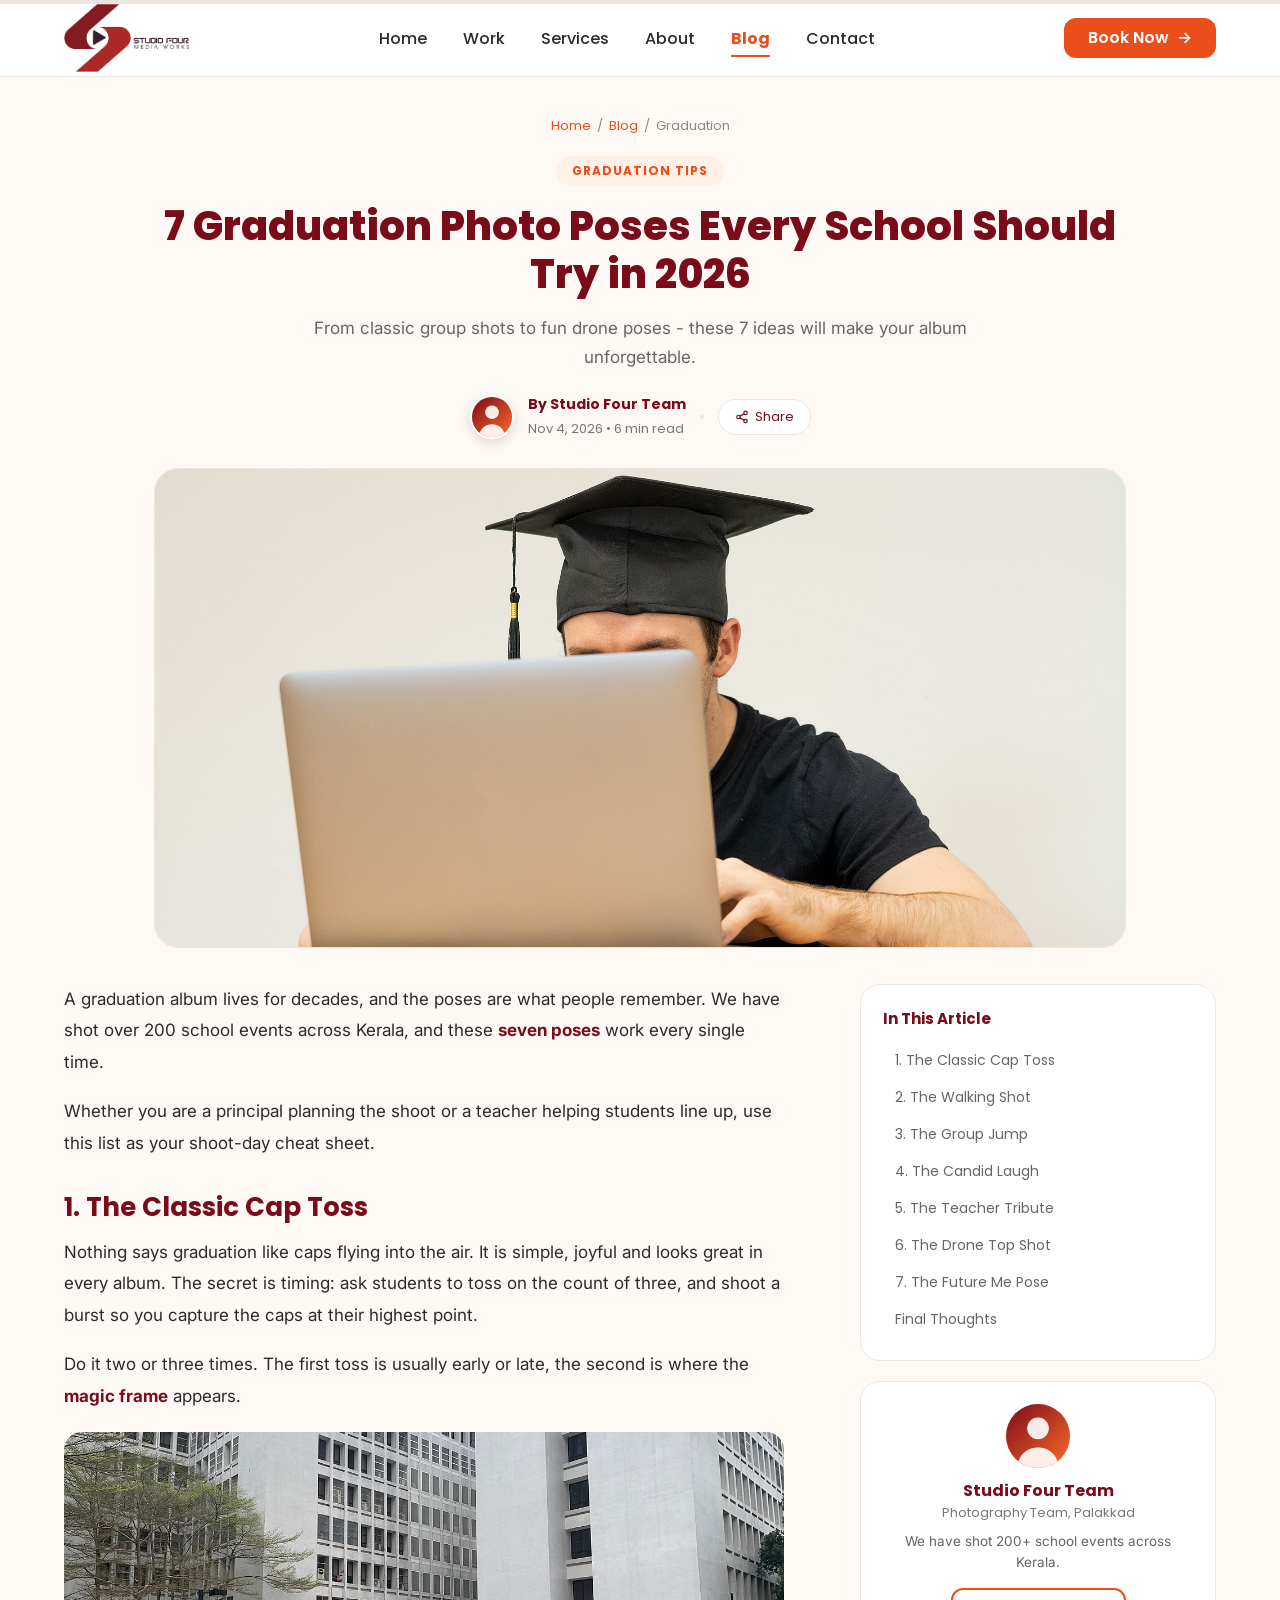
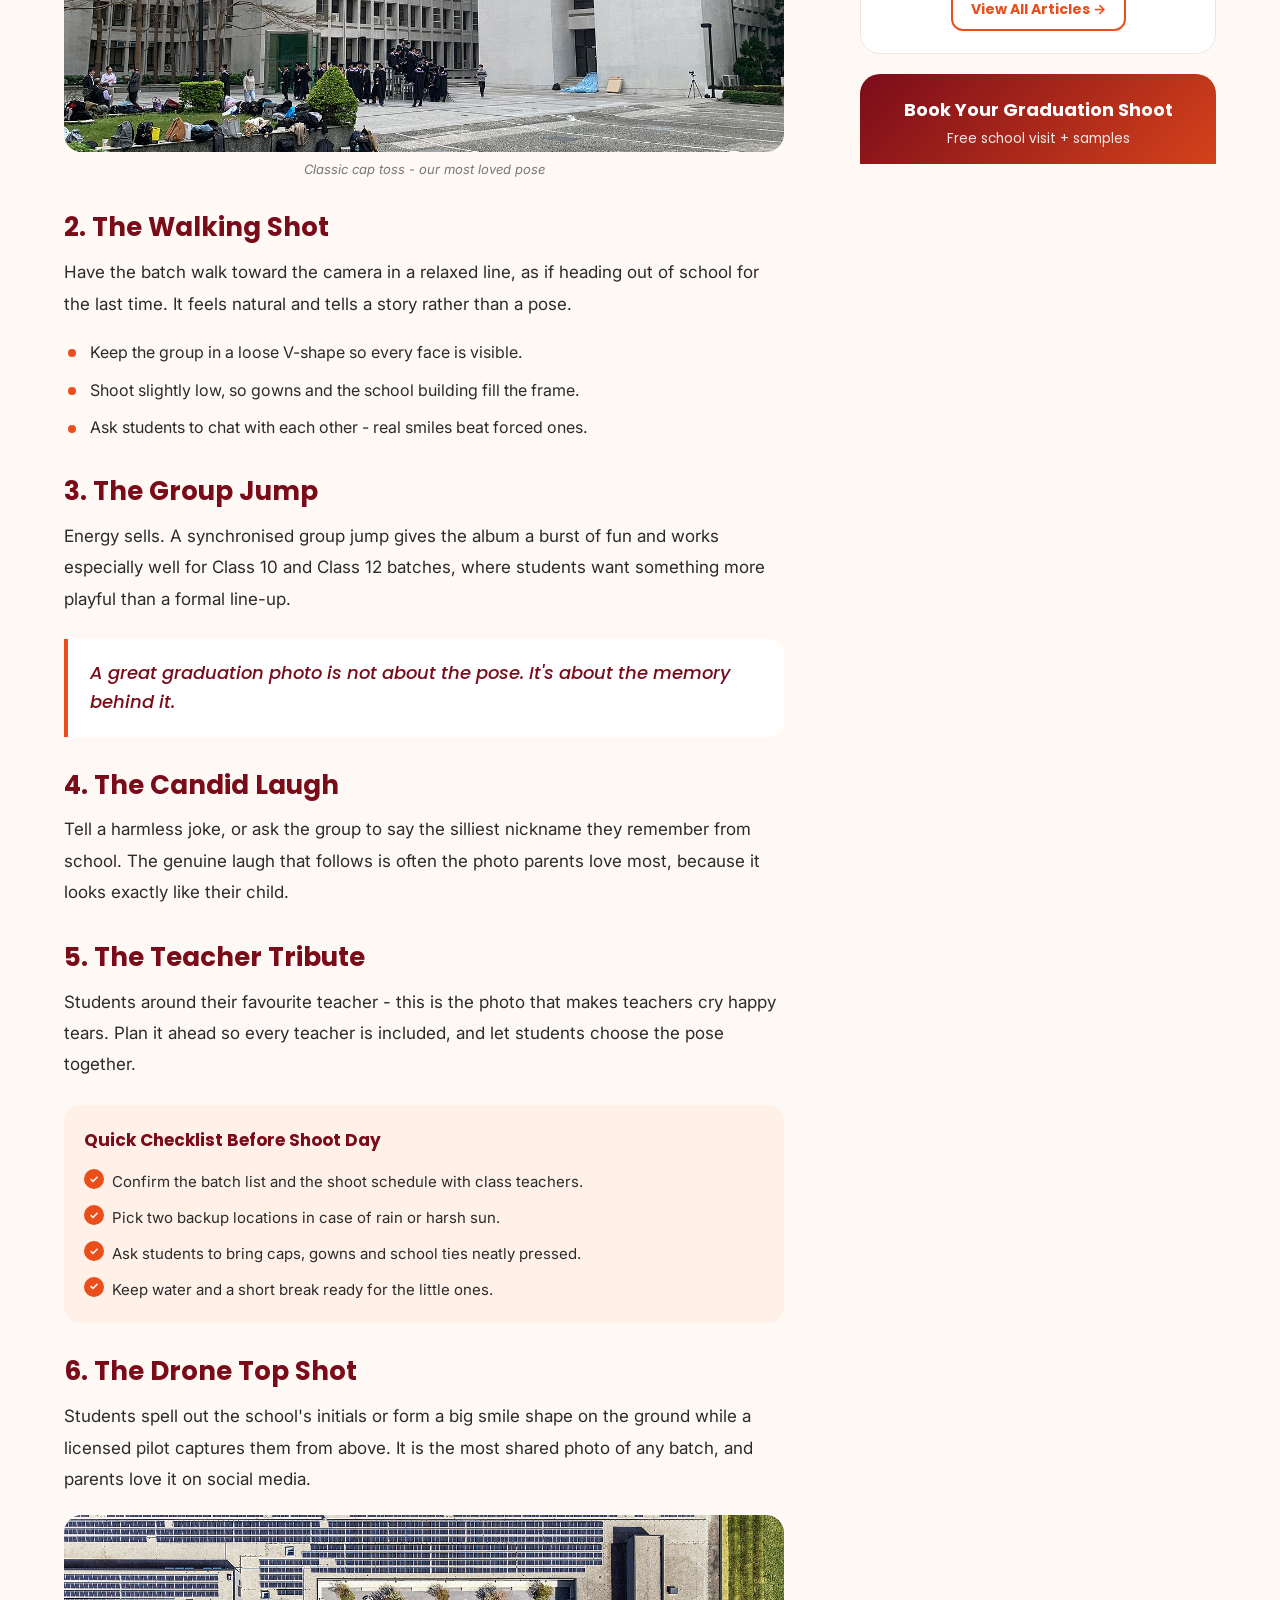
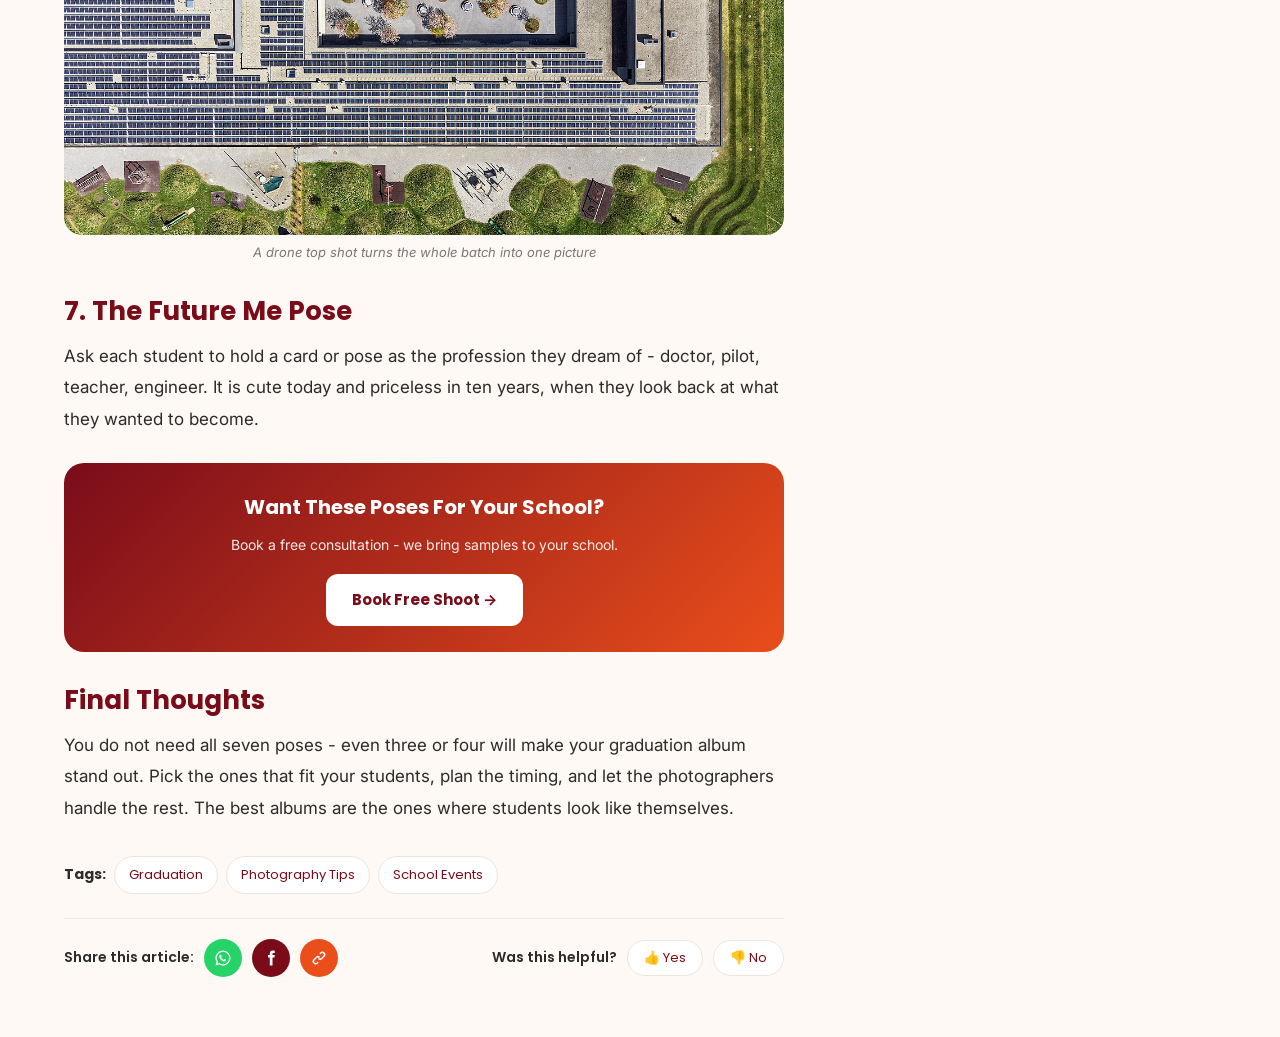
<file: blog-detail.html>
<!DOCTYPE html>
<html lang="en">
<head>
  <meta charset="UTF-8">
  <meta name="viewport" content="width=device-width, initial-scale=1.0">
  <title>7 Graduation Photo Poses Every School Should Try in 2026 | Studio Four Media Works</title>

  <link rel="preconnect" href="https://fonts.googleapis.com">
  <link rel="preconnect" href="https://fonts.gstatic.com" crossorigin>
  <link href="https://fonts.googleapis.com/css2?family=Inter:ital,wght@0,400;0,500;0,600;1,400&family=Poppins:ital,wght@0,400;0,500;0,600;0,700;0,800;1,400;1,500&display=swap" rel="stylesheet">

  <style>
    /* =========================================================
       DESIGN TOKENS – Studio Four brand colours only
       ========================================================= */
    :root {
      --orange: #E94E1B;
      --maroon: #7A0C1A;
      --offwhite: #FFF9F5;
      --white: #FFFFFF;
      --text: #2B2B2B;
      --border: #EDE6E0;
      --light-orange: #FFF0E8;
      --gradient: linear-gradient(135deg, #7A0C1A, #E94E1B);
      --font: 'Poppins', 'Inter', system-ui, sans-serif;
      --nav-h: 76px;
      --ease: 0.3s ease;
    }

    *, *::before, *::after { box-sizing: border-box; margin: 0; padding: 0; }
    html { scroll-behavior: smooth; }

    body {
      font-family: var(--font);
      color: var(--text);
      background: var(--offwhite);
      padding-top: var(--nav-h); /* room for the fixed navbar */
      overflow-x: hidden;        /* no horizontal scroll */
    }
    body:has(.nav-toggle:checked) { overflow: hidden; }

    img { display: block; max-width: 100%; }
    a { text-decoration: none; color: inherit; }

    /* =========================================================
       SECTION 0 – READING PROGRESS BAR (fixed top)
       Sits above the navbar (z-index 1200) so it is always visible
       ========================================================= */
    .progress-bar {
      position: fixed;
      top: 0; left: 0;
      width: 100%;
      height: 4px;
      background: var(--border);
      z-index: 1200;
    }
    .progress-fill {
      width: 0%;
      height: 100%;
      background: linear-gradient(90deg, #7A0C1A, #E94E1B);
      transition: width .1s linear;
    }

    /* =========================================================
       NAVBAR (same as home page)
       ========================================================= */
    .navbar {
      position: fixed; top: 0; left: 0; width: 100%;
      z-index: 1000;
      background: var(--white);
      border-bottom: 1px solid var(--border);
      transition: box-shadow var(--ease);
    }
    .navbar.scrolled { box-shadow: 0 4px 18px rgba(43, 43, 43, 0.10); }
    .nav-toggle { position: absolute; opacity: 0; pointer-events: none; }

    .navbar-inner {
      max-width: 1280px; height: var(--nav-h);
      margin: 0 auto; padding: 0 5%;
      display: flex; align-items: center; justify-content: space-between;
      gap: 24px;
    }
    .logo { display: flex; align-items: center; gap: 10px; flex-shrink: 0; }
    .logo img { height: 68px; width: auto; }

    .nav-links { display: flex; align-items: center; gap: 36px; }
    .nav-links a {
      position: relative; padding: 6px 0;
      font-size: 16px; font-weight: 500; color: var(--text);
      transition: color var(--ease);
    }
    .nav-links a::after {
      content: ""; position: absolute; left: 0; bottom: 0;
      width: 100%; height: 2px; background: var(--orange);
      transform: scaleX(0); transform-origin: left;
      transition: transform var(--ease);
    }
    .nav-links a:hover { color: var(--orange); }
    .nav-links a:hover::after { transform: scaleX(1); }
    .nav-links a.active { color: var(--orange); font-weight: 700; }
    .nav-links a.active::after { transform: scaleX(1); }

    .nav-actions { display: flex; align-items: center; gap: 12px; flex-shrink: 0; }
    .btn-book {
      display: inline-flex; align-items: center; gap: 8px;
      padding: 12px 24px;
      background: var(--orange); color: var(--white);
      font-family: inherit; font-size: 16px; font-weight: 600; line-height: 1;
      white-space: nowrap; border: 0; border-radius: 12px; cursor: pointer;
      transition: background var(--ease), transform var(--ease);
    }
    .btn-book .arrow { transition: transform var(--ease); }
    .btn-book:hover { background: var(--maroon); }
    .btn-book:hover .arrow { transform: translateX(4px); }

    .hamburger {
      display: none; width: 44px; height: 44px;
      flex-direction: column; justify-content: center; align-items: center;
      gap: 5px; cursor: pointer; border-radius: 10px;
      transition: background var(--ease);
    }
    .hamburger:hover { background: var(--offwhite); }
    .hamburger span { display: block; width: 24px; height: 2px; background: var(--maroon); border-radius: 2px; }
    .nav-toggle:focus-visible ~ .navbar-inner .hamburger { outline: 2px solid var(--orange); outline-offset: 2px; }

    .mobile-menu {
      position: fixed; top: 0; left: 0; width: 100%;
      max-height: 100vh; overflow-y: auto;
      background: var(--offwhite);
      border-bottom: 1px solid var(--border);
      box-shadow: 0 10px 30px rgba(43, 43, 43, 0.15);
      transform: translateY(-100%); visibility: hidden;
      transition: transform var(--ease), visibility var(--ease);
      z-index: 1100;
    }
    .nav-toggle:checked ~ .mobile-menu { transform: translateY(0); visibility: visible; }
    .mobile-menu-top {
      display: flex; align-items: center; justify-content: space-between;
      height: var(--nav-h); padding: 0 20px;
      border-bottom: 1px solid var(--border);
    }
    .mobile-menu-top .logo img { height: 56px; }
    .close-btn {
      width: 44px; height: 44px;
      display: flex; align-items: center; justify-content: center;
      font-size: 32px; line-height: 1; color: var(--maroon);
      cursor: pointer; border-radius: 10px;
      transition: color var(--ease), background var(--ease);
    }
    .close-btn:hover { color: var(--orange); background: var(--white); }
    .mobile-links a {
      display: block; padding: 14px 20px;
      font-size: 18px; font-weight: 500; color: var(--maroon);
      border-bottom: 1px solid var(--border);
      border-left: 4px solid transparent;
      transition: color var(--ease), background var(--ease), border-color var(--ease);
    }
    .mobile-links a:hover { color: var(--orange); background: var(--white); }
    .mobile-links a.active { color: var(--orange); font-weight: 700; border-left-color: var(--orange); }
    .mobile-menu-bottom { padding: 24px 20px 28px; display: flex; flex-direction: column; gap: 18px; }
    .mobile-menu-bottom .btn-book { width: 100%; justify-content: center; padding: 16px 24px; }
    .mobile-phones {
      display: flex; flex-wrap: wrap; justify-content: center;
      gap: 6px 14px; color: var(--maroon); font-weight: 600; font-size: 16px;
    }
    .mobile-phones a { color: var(--maroon); transition: color var(--ease); }
    .mobile-phones a:hover { color: var(--orange); }
    .mobile-phones .sep { color: var(--border); }

    @media (max-width: 1024px) {
      .navbar-inner { gap: 16px; }
      .logo img { height: 62px; }
      .nav-links { gap: 20px; }
      .nav-links a { font-size: 15px; }
      .btn-book { padding: 10px 16px; font-size: 15px; }
    }
    @media (max-width: 767px) {
      :root { --nav-h: 68px; }
      .navbar-inner { padding: 0 16px; gap: 8px; }
      .nav-links { display: none; }
      .hamburger { display: flex; }
      .logo img { height: 58px; }
      .nav-actions .btn-book { padding: 9px 14px; font-size: 14px; border-radius: 10px; }
    }
    @media (min-width: 768px) { .mobile-menu { display: none; } }

    /* =========================================================
       SECTION 1 – BLOG HERO (cover + title)
       ========================================================= */
    .blog-hero { max-width: 1100px; margin: 0 auto; padding: 40px 5% 0; text-align: center; }

    .breadcrumb { font-size: 13px; color: #8a8a8a; margin-bottom: 20px; }
    .breadcrumb a { color: var(--orange); transition: opacity .3s; }
    .breadcrumb a:hover { opacity: .7; }
    .breadcrumb span { margin: 0 6px; }

    .category-pill {
      display: inline-block;
      background: var(--light-orange);
      color: var(--orange);
      border-radius: 50px;
      padding: 6px 16px;
      font-size: 12px; font-weight: 700; letter-spacing: 1px;
      text-transform: uppercase;
    }

    .blog-hero h1 { font-size: 40px; font-weight: 800; line-height: 1.2; color: var(--maroon); margin: 16px auto; }
    .blog-hero .lead { font-family: 'Inter', var(--font); font-size: 17px; line-height: 1.7; color: #666; max-width: 700px; margin: 0 auto; }

    .author-meta { display: flex; flex-wrap: wrap; justify-content: center; align-items: center; gap: 14px; margin: 22px 0 28px; }
    .author-meta .avatar {
      width: 44px; height: 44px;
      border-radius: 50%;
      object-fit: cover;
      background: var(--border);
      border: 2px solid var(--white);
      box-shadow: 0 4px 12px rgba(43, 43, 43, .15);
    }
    .author-text { text-align: left; }
    .author-text strong { display: block; font-size: 14px; font-weight: 700; color: var(--maroon); }
    .author-text span { font-size: 13px; color: #777; }
    .meta-dot { width: 4px; height: 4px; border-radius: 50%; background: var(--border); }
    .share-pill {
      display: inline-flex; align-items: center; gap: 6px;
      background: var(--white);
      border: 1px solid var(--border);
      border-radius: 50px;
      padding: 7px 16px;
      font-size: 13px; color: var(--maroon);
      transition: border-color .3s, color .3s;
    }
    .share-pill:hover { border-color: var(--orange); color: var(--orange); }
    .share-pill svg { width: 14px; height: 14px; fill: none; stroke: currentColor; stroke-width: 2; stroke-linecap: round; stroke-linejoin: round; }

    .cover-img {
      width: 100%;
      height: 480px;
      object-fit: cover;
      border-radius: 24px;
      border: 1px solid var(--border);
      background: var(--border);
    }

    /* =========================================================
       SECTION 2 – ARTICLE + SIDEBAR
       ========================================================= */
    .article-wrap {
      max-width: 1280px;
      margin: 0 auto;
      padding: 36px 5% 60px;
      display: grid;
      grid-template-columns: 68fr 32fr;
      gap: 40px;
      align-items: start;
    }

    /* ---- Article (Medium-style reading column) ---- */
    .article-content { max-width: 720px; font-family: 'Inter', var(--font); font-size: 17px; line-height: 1.85; color: var(--text); }
    .article-content p { margin-bottom: 18px; }
    .article-content strong { color: var(--maroon); }
    .article-content h2 { font-family: var(--font); font-size: 26px; font-weight: 700; line-height: 1.3; color: var(--maroon); margin: 32px 0 12px; scroll-margin-top: 100px; }
    .article-content h3 { font-family: var(--font); font-size: 20px; font-weight: 700; color: var(--maroon); margin: 24px 0 10px; }

    .article-content ul,
    .article-content ol { list-style: none; margin: 16px 0; display: flex; flex-direction: column; gap: 8px; font-size: 16px; counter-reset: item; }
    .article-content ul li,
    .article-content ol li { position: relative; padding-left: 26px; }
    .article-content ul li::before { content: ""; position: absolute; left: 4px; top: .7em; width: 8px; height: 8px; border-radius: 50%; background: var(--orange); }
    .article-content ol li { counter-increment: item; }
    .article-content ol li::before { content: counter(item); position: absolute; left: 0; top: .15em; width: 20px; height: 20px; display: flex; align-items: center; justify-content: center; border-radius: 50%; background: var(--orange); color: var(--white); font-size: 11px; font-weight: 700; }

    .article-content blockquote {
      border-left: 4px solid var(--orange);
      background: var(--white);
      padding: 20px 22px;
      border-radius: 0 16px 16px 0;
      font-family: var(--font);
      font-size: 18px; font-style: italic; font-weight: 500;
      line-height: 1.6;
      color: var(--maroon);
      margin: 24px 0;
    }

    .article-content figure { margin: 20px 0 8px; }
    .article-content figure img { width: 100%; height: 320px; object-fit: cover; border-radius: 18px; background: var(--border); }
    .article-content figcaption { font-size: 13px; font-style: italic; color: #777; text-align: center; margin-top: 8px; line-height: 1.5; }
    .article-content figure { margin-bottom: 18px; }

    /* Checklist box */
    .checklist-box { background: var(--light-orange); border-radius: 16px; padding: 20px; margin: 24px 0; }
    .checklist-box h3 { margin: 0 0 12px; font-size: 17px; }
    .article-content .checklist-box ul { margin: 0; gap: 8px; font-size: 15px; }
    .article-content .checklist-box ul li { padding-left: 28px; }
    .article-content .checklist-box ul li::before {
      content: "✓";
      left: 0; top: .1em;
      width: 20px; height: 20px;
      display: flex; align-items: center; justify-content: center;
      background: var(--orange); color: var(--white);
      font-size: 11px; font-weight: 700;
    }

    /* Mid-article CTA */
    .callout-box { background: var(--gradient); border-radius: 20px; padding: 26px; text-align: center; margin: 28px 0; color: var(--white); }
    .callout-box h3 { font-size: 20px; font-weight: 700; color: var(--white); margin: 0 0 8px; }
    .callout-box p { font-size: 14px; color: rgba(255, 255, 255, .9); margin-bottom: 18px; line-height: 1.6; }
    .callout-btn {
      display: inline-block;
      background: var(--white); color: var(--maroon);
      padding: 12px 26px;
      border-radius: 12px;
      font-family: var(--font); font-weight: 700; font-size: 15px;
      transition: transform .3s, box-shadow .3s;
    }
    .callout-btn:hover { transform: translateY(-3px); box-shadow: 0 10px 22px rgba(0, 0, 0, .25); }

    /* Tags */
    .tags-row { display: flex; flex-wrap: wrap; align-items: center; gap: 8px; margin-top: 32px; font-family: var(--font); font-size: 14px; }
    .tags-row strong { color: var(--text); }
    .tags-row a {
      background: var(--white);
      border: 1px solid var(--border);
      border-radius: 50px;
      padding: 6px 14px;
      font-size: 13px; color: var(--maroon);
      transition: border-color .3s, color .3s;
    }
    .tags-row a:hover { border-color: var(--orange); color: var(--orange); }

    /* Share + helpful row */
    .share-row {
      display: flex; flex-wrap: wrap; justify-content: space-between; align-items: center; gap: 16px;
      border-top: 1px solid var(--border);
      padding-top: 20px;
      margin-top: 24px;
      font-family: var(--font);
      font-size: 14px;
    }
    .share-left, .share-right { display: flex; align-items: center; gap: 10px; flex-wrap: wrap; }
    .share-left strong, .share-right strong { font-weight: 600; color: var(--text); }
    .share-btn {
      width: 38px; height: 38px;
      display: flex; align-items: center; justify-content: center;
      border-radius: 50%;
      border: 0;
      cursor: pointer;
      color: var(--white);
      transition: transform .3s, box-shadow .3s;
    }
    .share-btn:hover { transform: translateY(-3px); box-shadow: 0 8px 18px rgba(43, 43, 43, .2); }
    .share-btn svg { width: 18px; height: 18px; fill: currentColor; }
    .share-btn.wa { background: #25D366; }
    .share-btn.fb { background: var(--maroon); }
    .share-btn.copy { background: var(--orange); }

    .helpful-btn {
      font-family: var(--font);
      font-size: 13px;
      background: var(--white);
      border: 1px solid var(--border);
      border-radius: 50px;
      padding: 7px 16px;
      color: var(--maroon);
      cursor: pointer;
      transition: border-color .3s, background .3s, color .3s;
    }
    .helpful-btn:hover,
    .helpful-btn.chosen { border-color: var(--orange); background: var(--light-orange); color: var(--orange); }

    /* ---- Sidebar (sticky on desktop) ---- */
    .blog-sidebar {
      position: sticky;
      top: 100px;
      display: flex;
      flex-direction: column;
      gap: 20px;
      max-height: calc(100vh - 120px);   /* stays reachable if taller than the screen */
      overflow-y: auto;
      scrollbar-width: none;
    }
    .blog-sidebar::-webkit-scrollbar { display: none; }

    .side-card {
      background: var(--white);
      border: 1px solid var(--border);
      border-radius: 20px;
      padding: 22px;
    }
    .side-title { font-size: 15px; font-weight: 700; color: var(--maroon); margin-bottom: 12px; }

    /* TOC (a <details>: always open on desktop/tablet, collapsible on mobile) */
    .toc-card summary { list-style: none; font-size: 15px; font-weight: 700; color: var(--maroon); pointer-events: none; display: flex; justify-content: space-between; align-items: center; }
    .toc-card summary::-webkit-details-marker { display: none; }
    .toc-card summary::after { content: none; }
    .toc-card ul { list-style: none; margin-top: 12px; }
    .toc-card a {
      display: block;
      padding: 8px 10px;
      font-size: 14px; color: #666;
      border-left: 2px solid transparent;
      transition: color .3s, background .3s, border-color .3s;
    }
    .toc-card a:hover { color: var(--orange); }
    .toc-card a.active { color: var(--maroon); font-weight: 700; border-left-color: var(--orange); background: var(--light-orange); }

    /* Author card */
    .author-card { text-align: center; }
    .author-card .avatar-lg { width: 64px; height: 64px; border-radius: 50%; object-fit: cover; margin: 0 auto 10px; background: var(--border); }
    .author-card h4 { font-size: 16px; font-weight: 700; color: var(--maroon); }
    .author-card .role { font-size: 13px; color: #777; margin-bottom: 8px; }
    .author-card .bio { font-family: 'Inter', var(--font); font-size: 13.5px; line-height: 1.6; color: #666; margin-bottom: 14px; }
    .btn-outline-orange {
      display: inline-block;
      border: 2px solid var(--orange);
      color: var(--orange);
      border-radius: 12px;
      padding: 9px 18px;
      font-size: 14px; font-weight: 700;
      transition: background .3s, color .3s;
    }
    .btn-outline-orange:hover { background: var(--orange); color: var(--white); }

    /* Booking card */
    .booking-card { background: var(--gradient); border: 0; text-align: center; color: var(--white); }
    .booking-card h4 { font-size: 18px; font-weight: 700; margin-bottom: 6px; }
    .booking-card p { font-size: 13.5px; color: rgba(255, 255, 255, .9); margin-bottom: 16px; }
    .booking-card .btn-white {
      display: block;
      background: var(--white); color: var(--maroon);
      padding: 12px;
      border-radius: 12px;
      font-weight: 700; font-size: 15px;
      transition: transform .3s, box-shadow .3s;
    }
    .booking-card .btn-white:hover { transform: translateY(-3px); box-shadow: 0 10px 22px rgba(0, 0, 0, .25); }
    .booking-card small { display: block; margin-top: 10px; font-size: 12px; color: rgba(255, 255, 255, .8); }

    /* Popular posts */
    .popular-list { list-style: none; display: flex; flex-direction: column; gap: 14px; }
    .popular-list a { display: flex; gap: 12px; align-items: center; }
    .popular-list img { width: 64px; height: 64px; flex-shrink: 0; object-fit: cover; border-radius: 12px; background: var(--border); }
    .popular-list strong {
      display: -webkit-box;
      -webkit-line-clamp: 2;
      -webkit-box-orient: vertical;
      overflow: hidden;
      font-size: 13.5px; line-height: 1.4; color: var(--maroon);
      transition: color .3s;
    }
    .popular-list a:hover strong { color: var(--orange); }
    .popular-list span { font-size: 12px; color: #777; }

    /* =========================================================
       RESPONSIVE
       ========================================================= */

    /* Tablet (768px – 1024px): one column, TOC becomes horizontal pills above the article */
    @media (max-width: 1024px) {
      .blog-hero h1 { font-size: 34px; }
      .cover-img { height: 360px; }

      .article-wrap { grid-template-columns: 1fr; gap: 28px; }
      .article-content { max-width: none; }

      /* Sidebar's children become grid items so the TOC can jump above the article */
      .blog-sidebar { display: contents; }
      .toc-card { order: -1; padding: 14px 16px; }
      .article-content { order: 0; }
      .author-card, .booking-card, .popular-card { order: 1; }

      .toc-card summary { margin-bottom: 4px; }
      .toc-card ul { display: flex; gap: 8px; overflow-x: auto; scrollbar-width: none; margin-top: 8px; padding-bottom: 2px; }
      .toc-card ul::-webkit-scrollbar { display: none; }
      .toc-card a {
        white-space: nowrap;
        border: 1px solid var(--border);
        border-radius: 50px;
        padding: 7px 14px;
        font-size: 13px;
      }
      .toc-card a.active { border-color: var(--orange); }
    }

    /* Mobile (below 768px) */
    @media (max-width: 767px) {
      .blog-hero { padding: 30px 20px 0; }
      .blog-hero h1 { font-size: 28px; }
      .blog-hero .lead { font-size: 15px; }
      .cover-img { height: 240px; border-radius: 18px; }

      .article-wrap { padding: 24px 20px; }
      .article-content { font-size: 16px; }
      .article-content h2 { font-size: 22px; }
      .article-content h3 { font-size: 18px; }
      .article-content figure img { height: 220px; }
      .article-content blockquote { font-size: 16px; padding: 16px 18px; }

      /* TOC turns into a collapsible dropdown */
      .toc-card summary { pointer-events: auto; cursor: pointer; margin-bottom: 0; }
      .toc-card summary::after { content: "+"; font-size: 20px; line-height: 1; color: var(--orange); }
      .toc-card[open] summary::after { content: "−"; }
      .toc-card ul { display: block; overflow: visible; margin-top: 10px; }
      .toc-card a { border: 0; border-left: 2px solid transparent; border-radius: 0; padding: 8px 10px; font-size: 14px; white-space: normal; }

      .share-row { flex-direction: column; align-items: flex-start; }
    }
  </style>
</head>

<body>

  <!-- =========================================================
       SECTION 0 – READING PROGRESS BAR
       ========================================================= -->
  <div class="progress-bar" role="progressbar" aria-label="Reading progress" aria-valuemin="0" aria-valuemax="100" aria-valuenow="0">
    <div class="progress-fill" id="progress-fill"></div>
  </div>

  <!-- =========================================================
       NAVBAR
       ========================================================= -->
  <header class="navbar" id="navbar">
    <input type="checkbox" id="nav-toggle" class="nav-toggle" aria-label="Toggle menu">

    <div class="navbar-inner">
      <a href="home.html" class="logo" aria-label="Studio Four Media Works – Home">
        <img src="images/Studio_Four_Logo%20(1).png" alt="Studio Four Media Works">
      </a>

      <nav class="nav-links" aria-label="Main navigation">
        <a href="home.html">Home</a>
        <a href="work.html">Work</a>
        <a href="services.html">Services</a>
        <a href="about.html">About</a>
        <a href="blogs.html" class="active" aria-current="page">Blog</a>
        <a href="contact.html">Contact</a>
      </nav>

      <div class="nav-actions">
        <a href="contact.html" class="btn-book">Book Now <span class="arrow">&rarr;</span></a>
        <label for="nav-toggle" class="hamburger" aria-label="Open menu">
          <span></span><span></span><span></span>
        </label>
      </div>
    </div>

    <div class="mobile-menu">
      <div class="mobile-menu-top">
        <a href="home.html" class="logo" aria-label="Studio Four Media Works – Home">
          <img src="images/Studio_Four_Logo%20(1).png" alt="Studio Four Media Works">
        </a>
        <label for="nav-toggle" class="close-btn" aria-label="Close menu">&times;</label>
      </div>

      <nav class="mobile-links" aria-label="Mobile navigation">
        <a href="home.html">Home</a>
        <a href="work.html">Work</a>
        <a href="services.html">Services</a>
        <a href="about.html">About</a>
        <a href="blogs.html" class="active" aria-current="page">Blog</a>
        <a href="contact.html">Contact</a>
      </nav>

      <div class="mobile-menu-bottom">
        <a href="contact.html" class="btn-book">Book Now <span class="arrow">&rarr;</span></a>
        <div class="mobile-phones">
          <a href="tel:+919074371711">90743 71711</a><span class="sep">|</span>
          <a href="tel:+916238371711">62383 71711</a><span class="sep">|</span>
          <a href="tel:+919567171711">95671 71711</a>
        </div>
      </div>
    </div>
  </header>

  <!-- =========================================================
       SECTION 1 – BLOG HERO
       ========================================================= -->
  <header class="blog-hero">
    <nav class="breadcrumb" aria-label="Breadcrumb">
      <a href="home.html">Home</a><span>/</span><a href="blogs.html">Blog</a><span>/</span>Graduation
    </nav>

    <span class="category-pill">Graduation Tips</span>

    <h1>7 Graduation Photo Poses Every School Should Try in 2026</h1>
    <p class="lead">From classic group shots to fun drone poses - these 7 ideas will make your album unforgettable.</p>

    <div class="author-meta">
      <img class="avatar" src="images/person.svg" alt="Studio Four Team">
      <div class="author-text">
        <strong>By Studio Four Team</strong>
        <span>Nov 4, 2026 • 6 min read</span>
      </div>
      <span class="meta-dot" aria-hidden="true"></span>
      <a href="#share" class="share-pill">
        <svg viewBox="0 0 24 24" aria-hidden="true"><circle cx="18" cy="5" r="3"/><circle cx="6" cy="12" r="3"/><circle cx="18" cy="19" r="3"/><path d="M8.600 13.500l6.800 4M15.400 6.500l-6.800 4"/></svg>
        Share
      </a>
    </div>

    <img class="cover-img" src="images/blog-graduation-cover.jpg" alt="Students tossing graduation caps in the air">
  </header>

  <!-- =========================================================
       SECTION 2 – ARTICLE + SIDEBAR
       ========================================================= -->
  <div class="article-wrap">

    <!-- LEFT: article -->
    <article class="article-content" id="article">

      <p>A graduation album lives for decades, and the poses are what people remember. We have shot over 200 school events across Kerala, and these <strong>seven poses</strong> work every single time.</p>
      <p>Whether you are a principal planning the shoot or a teacher helping students line up, use this list as your shoot-day cheat sheet.</p>

      <h2 id="pose-1">1. The Classic Cap Toss</h2>
      <p>Nothing says graduation like caps flying into the air. It is simple, joyful and looks great in every album. The secret is timing: ask students to toss on the count of three, and shoot a burst so you capture the caps at their highest point.</p>
      <p>Do it two or three times. The first toss is usually early or late, the second is where the <strong>magic frame</strong> appears.</p>

      <figure>
        <img src="images/blog-pose-1.jpg" alt="Students tossing graduation caps">
        <figcaption>Classic cap toss - our most loved pose</figcaption>
      </figure>

      <h2 id="pose-2">2. The Walking Shot</h2>
      <p>Have the batch walk toward the camera in a relaxed line, as if heading out of school for the last time. It feels natural and tells a story rather than a pose.</p>
      <ul>
        <li>Keep the group in a loose V-shape so every face is visible.</li>
        <li>Shoot slightly low, so gowns and the school building fill the frame.</li>
        <li>Ask students to chat with each other - real smiles beat forced ones.</li>
      </ul>

      <h2 id="pose-3">3. The Group Jump</h2>
      <p>Energy sells. A synchronised group jump gives the album a burst of fun and works especially well for Class 10 and Class 12 batches, where students want something more playful than a formal line-up.</p>
      <blockquote>A great graduation photo is not about the pose. It's about the memory behind it.</blockquote>

      <h2 id="pose-4">4. The Candid Laugh</h2>
      <p>Tell a harmless joke, or ask the group to say the silliest nickname they remember from school. The genuine laugh that follows is often the photo parents love most, because it looks exactly like their child.</p>

      <h2 id="pose-5">5. The Teacher Tribute</h2>
      <p>Students around their favourite teacher - this is the photo that makes teachers cry happy tears. Plan it ahead so every teacher is included, and let students choose the pose together.</p>

      <div class="checklist-box">
        <h3>Quick Checklist Before Shoot Day</h3>
        <ul>
          <li>Confirm the batch list and the shoot schedule with class teachers.</li>
          <li>Pick two backup locations in case of rain or harsh sun.</li>
          <li>Ask students to bring caps, gowns and school ties neatly pressed.</li>
          <li>Keep water and a short break ready for the little ones.</li>
        </ul>
      </div>

      <h2 id="pose-6">6. The Drone Top Shot</h2>
      <p>Students spell out the school's initials or form a big smile shape on the ground while a licensed pilot captures them from above. It is the most shared photo of any batch, and parents love it on social media.</p>

      <figure>
        <img src="images/blog-pose-6.jpg" alt="Aerial drone view of students forming a shape on the school ground">
        <figcaption>A drone top shot turns the whole batch into one picture</figcaption>
      </figure>

      <h2 id="pose-7">7. The Future Me Pose</h2>
      <p>Ask each student to hold a card or pose as the profession they dream of - doctor, pilot, teacher, engineer. It is cute today and priceless in ten years, when they look back at what they wanted to become.</p>

      <div class="callout-box">
        <h3>Want These Poses For Your School?</h3>
        <p>Book a free consultation - we bring samples to your school.</p>
        <a href="contact.html" class="callout-btn">Book Free Shoot →</a>
      </div>

      <h2 id="conclusion">Final Thoughts</h2>
      <p>You do not need all seven poses - even three or four will make your graduation album stand out. Pick the ones that fit your students, plan the timing, and let the photographers handle the rest. The best albums are the ones where students look like themselves.</p>

      <!-- Tags -->
      <div class="tags-row">
        <strong>Tags:</strong>
        <a href="blogs.html">Graduation</a>
        <a href="blogs.html">Photography Tips</a>
        <a href="blogs.html">School Events</a>
      </div>

      <!-- Share + helpful -->
      <div class="share-row" id="share">
        <div class="share-left">
          <strong>Share this article:</strong>
          <!-- Share links use the planned article address; update it to the live URL when the blog is published -->
          <a class="share-btn wa" href="https://wa.me/?text=7%20Graduation%20Photo%20Poses%20Every%20School%20Should%20Try%20in%202026%20https%3A%2F%2Fstudiofour.in%2Fblog%2Fgraduation-photo-poses" target="_blank" rel="noopener" aria-label="Share on WhatsApp">
            <svg viewBox="0 0 24 24"><path d="M12 2a10 10 0 0 0-8.6 15.1L2 22l5-1.3A10 10 0 1 0 12 2zm0 18.2c-1.5 0-3-.4-4.2-1.2l-.3-.2-3 .8.8-2.9-.2-.3A8.2 8.2 0 1 1 12 20.2zm4.5-6.1c-.2-.1-1.5-.7-1.7-.8-.2-.1-.4-.1-.6.1l-.8 1c-.1.2-.3.2-.5.1-.7-.3-1.5-.8-2.1-1.4-.5-.5-.9-1-1.200-1.600-.1-.2 0-.4.1-.5l.4-.4.2-.4v-.4l-.8-1.800c-.2-.5-.4-.4-.6-.4h-.5c-.2 0-.4.1-.6.3-.6.6-.9 1.300-.9 2.100.1 1 .5 1.900 1.100 2.700 1.100 1.600 2.500 2.800 4.200 3.500.5.2 1 .4 1.500.4.7 0 1.500-.5 1.800-1.100.1-.3.1-.6.1-.8l-.5-.3z"/></svg>
          </a>
          <a class="share-btn fb" href="https://www.facebook.com/sharer/sharer.php?u=https%3A%2F%2Fstudiofour.in%2Fblog%2Fgraduation-photo-poses" target="_blank" rel="noopener" aria-label="Share on Facebook">
            <svg viewBox="0 0 24 24"><path d="M14 8V6.500c0-.7.2-1.100 1.200-1.100H17V2.200C16.600 2.100 15.600 2 14.500 2 12 2 10.400 3.500 10.400 6v2H8v3.400h2.400V22H14V11.400h2.600L17 8h-3z"/></svg>
          </a>
          <button type="button" class="share-btn copy" id="copy-link" aria-label="Copy link">
            <svg viewBox="0 0 24 24"><path d="M10.600 13.400a4 4 0 0 0 5.700 0l3-3a4 4 0 0 0-5.700-5.700l-1.100 1.100 1.400 1.400 1.100-1.100a2 2 0 0 1 2.900 2.900l-3 3a2 2 0 0 1-2.900 0l-1.400 1.400zM13.400 10.600a4 4 0 0 0-5.700 0l-3 3a4 4 0 0 0 5.700 5.700l1.100-1.100-1.400-1.400-1.100 1.100a2 2 0 0 1-2.900-2.900l3-3a2 2 0 0 1 2.900 0l1.400-1.400z"/></svg>
          </button>
        </div>

        <div class="share-right">
          <strong id="helpful-label">Was this helpful?</strong>
          <button type="button" class="helpful-btn" data-vote="yes">👍 Yes</button>
          <button type="button" class="helpful-btn" data-vote="no">👎 No</button>
        </div>
      </div>

    </article>

    <!-- RIGHT: sidebar -->
    <aside class="blog-sidebar" aria-label="Article sidebar">

      <!-- 1. Table of contents -->
      <details class="side-card toc-card" id="toc" open>
        <summary>In This Article</summary>
        <ul>
          <li><a href="#pose-1">1. The Classic Cap Toss</a></li>
          <li><a href="#pose-2">2. The Walking Shot</a></li>
          <li><a href="#pose-3">3. The Group Jump</a></li>
          <li><a href="#pose-4">4. The Candid Laugh</a></li>
          <li><a href="#pose-5">5. The Teacher Tribute</a></li>
          <li><a href="#pose-6">6. The Drone Top Shot</a></li>
          <li><a href="#pose-7">7. The Future Me Pose</a></li>
          <li><a href="#conclusion">Final Thoughts</a></li>
        </ul>
      </details>

      <!-- 2. Author -->
      <div class="side-card author-card">
        <img class="avatar-lg" src="images/person.svg" alt="Studio Four Team">
        <h4>Studio Four Team</h4>
        <p class="role">Photography Team, Palakkad</p>
        <p class="bio">We have shot 200+ school events across Kerala.</p>
        <a href="blogs.html" class="btn-outline-orange">View All Articles →</a>
      </div>

      <!-- 3. Booking -->
      <div class="side-card booking-card">
        <h4>Book Your Graduation Shoot</h4>
        <p>Free school visit + samples</p>
        <a href="contact.html" class="btn-white">Get Free Quote</a>
        <small>No advance needed</small>
      </div>

      <!-- 4. Popular posts -->
      <div class="side-card popular-card">
        <h4 class="side-title">Popular Posts</h4>
        <ul class="popular-list">
          <li>
            <a href="blogs.html">
              <img src="images/blog-thumb-1.jpg" alt="">
              <div><strong>ID Card Design Ideas for 2026</strong><span>Oct 28, 2026</span></div>
            </a>
          </li>
          <li>
            <a href="blogs.html">
              <img src="images/blog-thumb-2.jpg" alt="">
              <div><strong>How to Plan Annual Day Coverage</strong><span>Oct 15, 2026</span></div>
            </a>
          </li>
          <li>
            <a href="blogs.html">
              <img src="images/blog-thumb-3.jpg" alt="">
              <div><strong>Drone Shots That Wow Parents</strong><span>Oct 2, 2026</span></div>
            </a>
          </li>
        </ul>
      </div>

    </aside>
  </div>

  <!-- Navbar: shadow on scroll + close mobile menu when a link is tapped -->
  <script>
    (function () {
      var navbar = document.getElementById('navbar');
      var toggle = document.getElementById('nav-toggle');
      function onScroll() { navbar.classList.toggle('scrolled', window.scrollY > 4); }
      window.addEventListener('scroll', onScroll, { passive: true });
      onScroll();
      document.querySelectorAll('.mobile-menu a').forEach(function (a) {
        a.addEventListener('click', function () { toggle.checked = false; });
      });
    })();
  </script>

  <!-- Reading progress bar + table-of-contents highlight -->
  <script>
    (function () {
      var article = document.getElementById('article');
      var fill = document.getElementById('progress-fill');
      var bar = fill.parentNode;
      var toc = document.getElementById('toc');
      var tocLinks = Array.prototype.slice.call(toc.querySelectorAll('a'));
      var headings = tocLinks.map(function (a) { return document.getElementById(a.getAttribute('href').slice(1)); });
      var ticking = false;

      // Mobile: TOC starts collapsed (it stays open without JS and on larger screens)
      var mobile = window.matchMedia('(max-width: 767px)');
      function syncToc() { toc.open = !mobile.matches; }
      syncToc();
      if (mobile.addEventListener) mobile.addEventListener('change', syncToc);

      function update() {
        ticking = false;

        // 1. Progress: 0% at the top of the article, 100% when its end reaches the bottom of the screen
        var top = article.getBoundingClientRect().top + window.scrollY;
        var total = article.offsetHeight - window.innerHeight * 0.5;
        var pct = Math.min(100, Math.max(0, ((window.scrollY - top + window.innerHeight * 0.3) / total) * 100));
        fill.style.width = pct + '%';
        bar.setAttribute('aria-valuenow', Math.round(pct));

        // 2. TOC: highlight the last heading that has scrolled past the top offset
        var current = -1;
        headings.forEach(function (h, i) {
          if (h && h.getBoundingClientRect().top <= 140) current = i;
        });
        tocLinks.forEach(function (a, i) {
          var on = i === current;
          if (on === a.classList.contains('active')) return;
          a.classList.toggle('active', on);
          // Tablet pills: keep the active pill in view horizontally
          if (on) {
            var list = a.closest('ul');
            if (list && list.scrollWidth > list.clientWidth) {
              list.scrollTo({ left: a.offsetLeft - list.clientWidth / 2 + a.offsetWidth / 2, behavior: 'smooth' });
            }
          }
        });
      }

      function onScroll() { if (!ticking) { ticking = true; requestAnimationFrame(update); } }
      window.addEventListener('scroll', onScroll, { passive: true });
      window.addEventListener('resize', onScroll);
      update();

      // Mobile: close the dropdown after choosing a section
      tocLinks.forEach(function (a) {
        a.addEventListener('click', function () { if (mobile.matches) toc.open = false; });
      });
    })();
  </script>

  <!-- Small extras: copy-link button + "was this helpful?" feedback -->
  <script>
    (function () {
      var copy = document.getElementById('copy-link');
      if (copy) {
        copy.addEventListener('click', function () {
          var url = window.location.href;
          if (navigator.clipboard) {
            navigator.clipboard.writeText(url).then(function () {
              copy.setAttribute('aria-label', 'Link copied');
              copy.style.background = '#7A0C1A';
              setTimeout(function () { copy.style.background = ''; copy.setAttribute('aria-label', 'Copy link'); }, 1500);
            });
          }
        });
      }

      var label = document.getElementById('helpful-label');
      var votes = document.querySelectorAll('.helpful-btn');
      votes.forEach(function (btn) {
        btn.addEventListener('click', function () {
          votes.forEach(function (b) { b.classList.toggle('chosen', b === btn); });
          label.textContent = 'Thanks for your feedback!';
        });
      });
    })();
  </script>

</body>
</html>
</file>
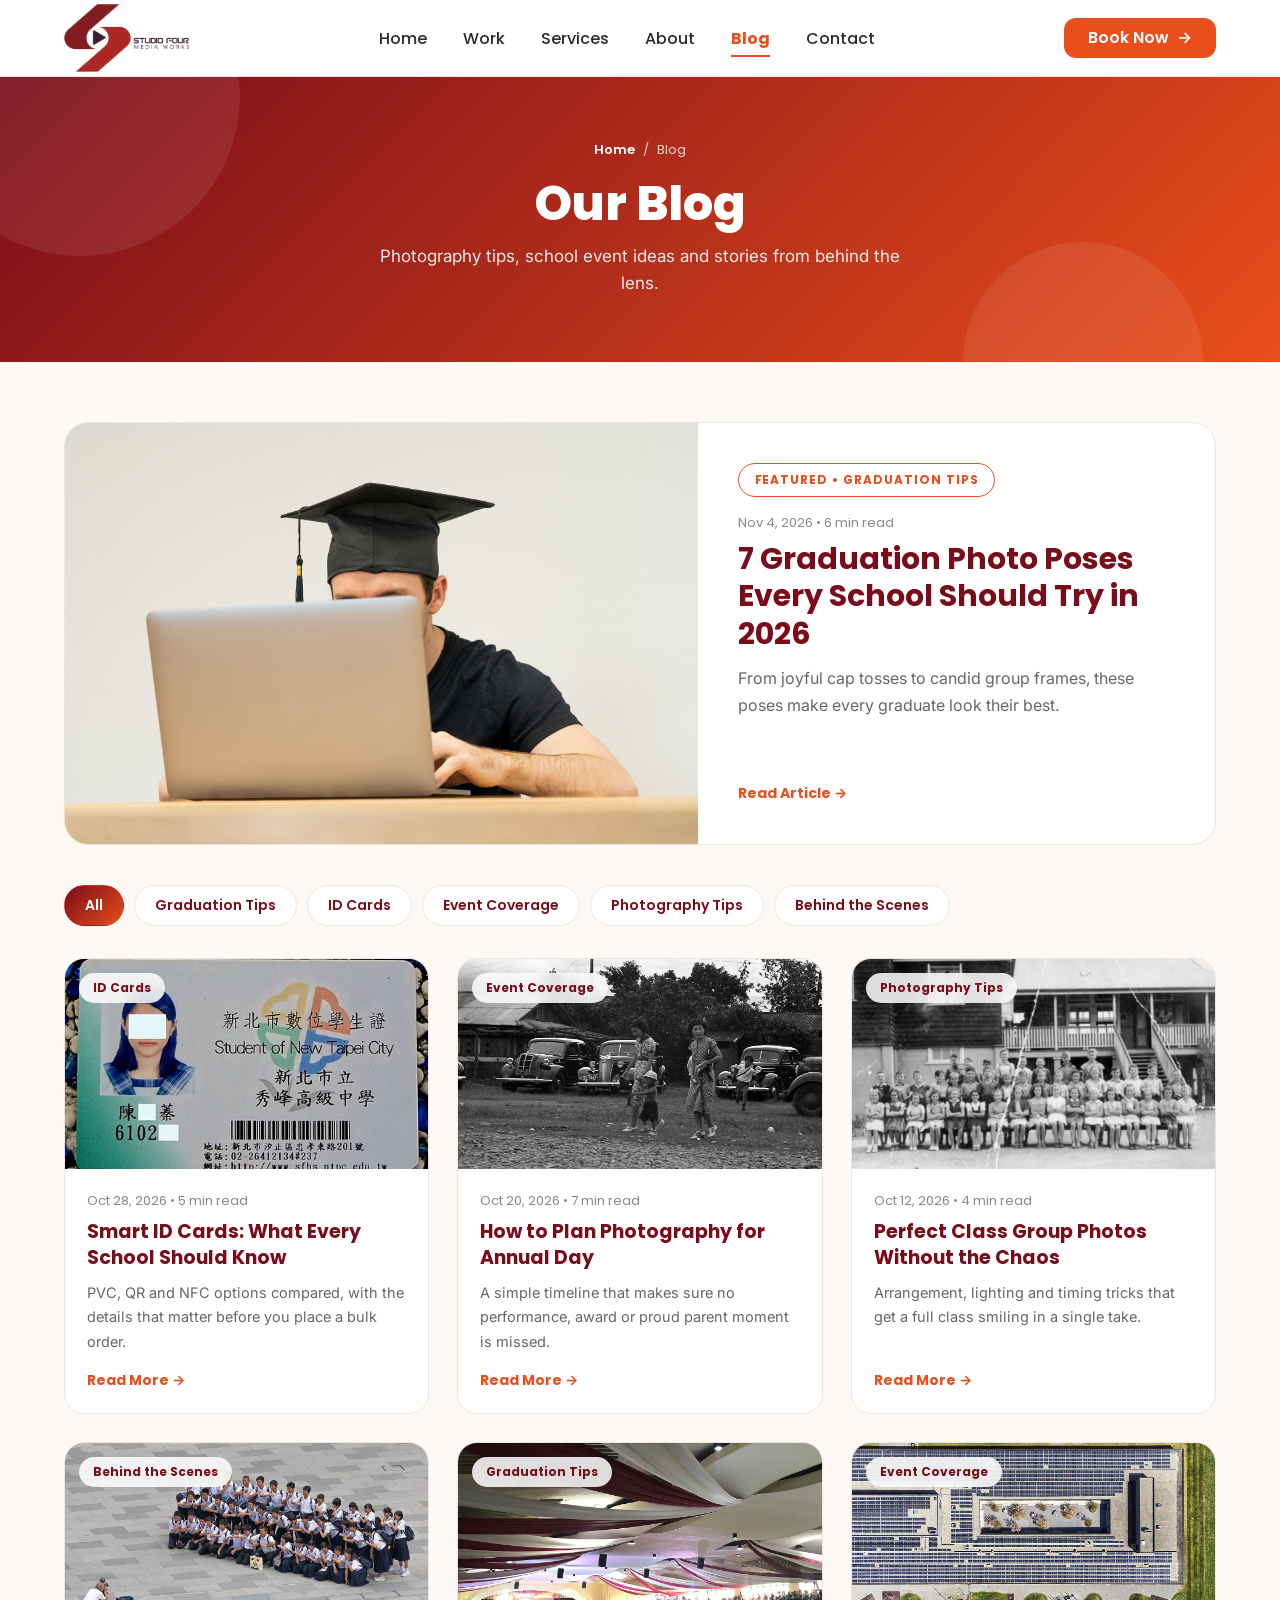
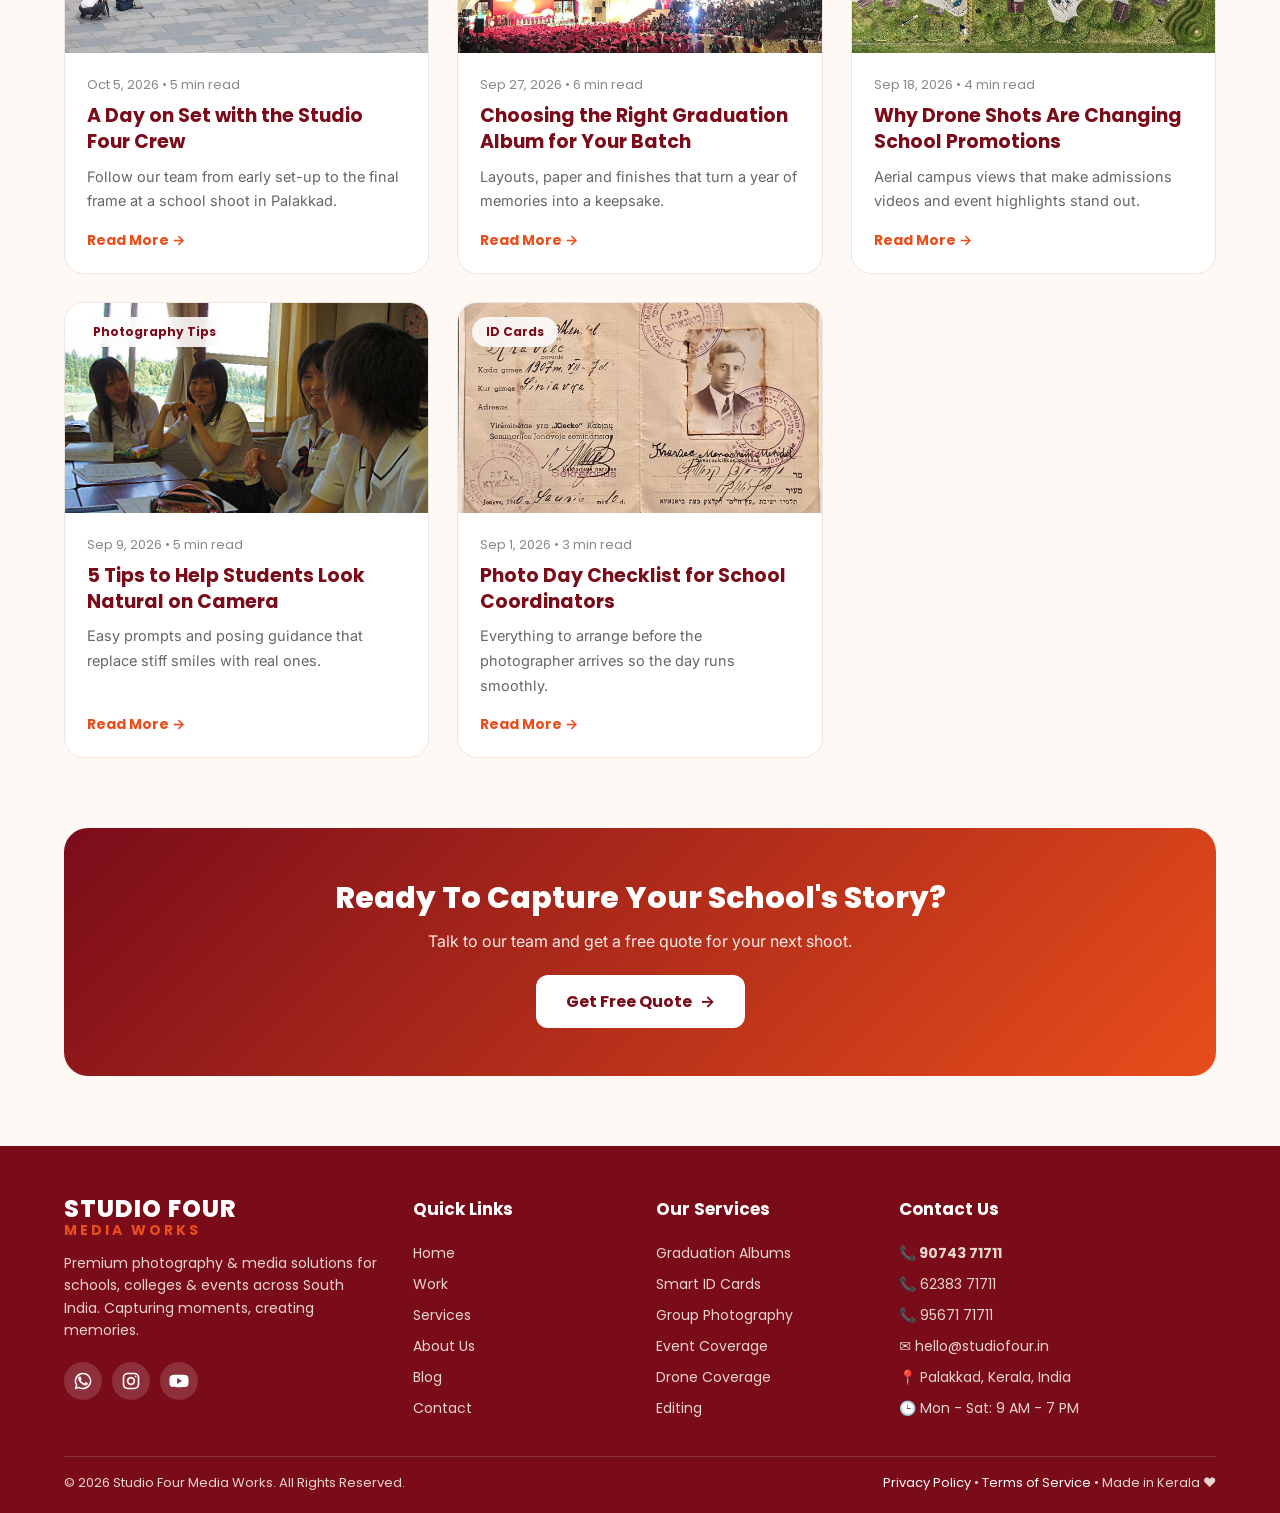
<file: blogs.html>
<!DOCTYPE html>
<html lang="en">
<head>
  <meta charset="UTF-8">
  <meta name="viewport" content="width=device-width, initial-scale=1.0">
  <title>Blog | Studio Four Media Works</title>

  <link rel="preconnect" href="https://fonts.googleapis.com">
  <link rel="preconnect" href="https://fonts.gstatic.com" crossorigin>
  <link href="https://fonts.googleapis.com/css2?family=Inter:wght@400;500;600&family=Poppins:wght@400;500;600;700;800&display=swap" rel="stylesheet">

  <style>
    /* =========================================================
       DESIGN TOKENS – Studio Four brand colours only
       ========================================================= */
    :root {
      --orange: #E94E1B;
      --maroon: #7A0C1A;
      --offwhite: #FFF9F5;
      --white: #FFFFFF;
      --text: #2B2B2B;
      --border: #EDE6E0;
      --gradient: linear-gradient(135deg, #7A0C1A, #E94E1B);
      --font: 'Poppins', 'Inter', system-ui, sans-serif;
      --nav-h: 76px;
      --ease: 0.3s ease;
    }

    *, *::before, *::after { box-sizing: border-box; margin: 0; padding: 0; }

    html { scroll-behavior: smooth; }

    body {
      font-family: var(--font);
      color: var(--text);
      background: var(--white);
      padding-top: var(--nav-h); /* room for the fixed navbar */
      overflow-x: hidden; /* no horizontal scroll */
    }

    /* Lock page scroll while the mobile menu is open */
    body:has(.nav-toggle:checked) { overflow: hidden; }

    img { display: block; max-width: 100%; }
    a { text-decoration: none; }

    /* Shared pill label */
    .pill {
      display: inline-block;
      background: var(--white);
      color: var(--orange);
      border: 1px solid var(--orange);
      border-radius: 50px;
      padding: 7px 16px;
      font-size: 12px;
      font-weight: 700;
      letter-spacing: .08em;
      text-transform: uppercase;
    }

    /* =========================================================
       NAVBAR (same as home page)
       ========================================================= */
    .navbar {
      position: fixed; top: 0; left: 0; width: 100%;
      z-index: 1000;
      background: var(--white);
      border-bottom: 1px solid var(--border);
      transition: box-shadow var(--ease);
    }
    .navbar.scrolled { box-shadow: 0 4px 18px rgba(43, 43, 43, 0.10); }

    /* Hidden checkbox driving the mobile menu (CSS-only toggle) */
    .nav-toggle { position: absolute; opacity: 0; pointer-events: none; }

    .navbar-inner {
      max-width: 1280px;
      height: var(--nav-h);
      margin: 0 auto;
      padding: 0 5%;
      display: flex; align-items: center; justify-content: space-between;
      gap: 24px;
    }

    .logo { display: flex; align-items: center; gap: 10px; flex-shrink: 0; }
    .logo img { height: 68px; width: auto; }

    .nav-links { display: flex; align-items: center; gap: 36px; }
    .nav-links a {
      position: relative;
      padding: 6px 0;
      font-size: 16px; font-weight: 500;
      color: var(--text);
      transition: color var(--ease);
    }
    .nav-links a::after {
      content: "";
      position: absolute; left: 0; bottom: 0;
      width: 100%; height: 2px;
      background: var(--orange);
      transform: scaleX(0); transform-origin: left;
      transition: transform var(--ease);
    }
    .nav-links a:hover { color: var(--orange); }
    .nav-links a:hover::after { transform: scaleX(1); }
    .nav-links a.active { color: var(--orange); font-weight: 700; }
    .nav-links a.active::after { transform: scaleX(1); }

    .nav-actions { display: flex; align-items: center; gap: 12px; flex-shrink: 0; }

    .btn-book {
      display: inline-flex; align-items: center; gap: 8px;
      padding: 12px 24px;
      background: var(--orange); color: var(--white);
      font-family: inherit; font-size: 16px; font-weight: 600; line-height: 1;
      white-space: nowrap;
      border: 0; border-radius: 12px; cursor: pointer;
      transition: background var(--ease), transform var(--ease);
    }
    .btn-book .arrow { transition: transform var(--ease); }
    .btn-book:hover { background: var(--maroon); }
    .btn-book:hover .arrow { transform: translateX(4px); }

    /* Hamburger – hidden on desktop */
    .hamburger {
      display: none;
      width: 44px; height: 44px;
      flex-direction: column; justify-content: center; align-items: center;
      gap: 5px; cursor: pointer; border-radius: 10px;
      transition: background var(--ease);
    }
    .hamburger:hover { background: var(--offwhite); }
    .hamburger span { display: block; width: 24px; height: 2px; background: var(--maroon); border-radius: 2px; }
    .nav-toggle:focus-visible ~ .navbar-inner .hamburger { outline: 2px solid var(--orange); outline-offset: 2px; }

    /* Mobile slide-down menu */
    .mobile-menu {
      position: fixed; top: 0; left: 0; width: 100%;
      max-height: 100vh; overflow-y: auto;
      background: var(--offwhite);
      border-bottom: 1px solid var(--border);
      box-shadow: 0 10px 30px rgba(43, 43, 43, 0.15);
      transform: translateY(-100%); visibility: hidden;
      transition: transform var(--ease), visibility var(--ease);
      z-index: 1100;
    }
    .nav-toggle:checked ~ .mobile-menu { transform: translateY(0); visibility: visible; }

    .mobile-menu-top {
      display: flex; align-items: center; justify-content: space-between;
      height: var(--nav-h); padding: 0 20px;
      border-bottom: 1px solid var(--border);
    }
    .mobile-menu-top .logo img { height: 56px; }

    .close-btn {
      width: 44px; height: 44px;
      display: flex; align-items: center; justify-content: center;
      font-size: 32px; line-height: 1; color: var(--maroon);
      cursor: pointer; border-radius: 10px;
      transition: color var(--ease), background var(--ease);
    }
    .close-btn:hover { color: var(--orange); background: var(--white); }

    .mobile-links a {
      display: block;
      padding: 14px 20px;
      font-size: 18px; font-weight: 500; color: var(--maroon);
      border-bottom: 1px solid var(--border);
      border-left: 4px solid transparent;
      transition: color var(--ease), background var(--ease), border-color var(--ease);
    }
    .mobile-links a:hover { color: var(--orange); background: var(--white); }
    .mobile-links a.active { color: var(--orange); font-weight: 700; border-left-color: var(--orange); }

    .mobile-menu-bottom { padding: 24px 20px 28px; display: flex; flex-direction: column; gap: 18px; }
    .mobile-menu-bottom .btn-book { width: 100%; justify-content: center; padding: 16px 24px; }

    .mobile-phones {
      display: flex; flex-wrap: wrap; justify-content: center;
      gap: 6px 14px; color: var(--maroon); font-weight: 600; font-size: 16px;
    }
    .mobile-phones a { color: var(--maroon); transition: color var(--ease); }
    .mobile-phones a:hover { color: var(--orange); }
    .mobile-phones .sep { color: var(--border); }

    /* Navbar responsive */
    @media (max-width: 1024px) {
      .navbar-inner { gap: 16px; }
      .logo img { height: 62px; }
      .nav-links { gap: 20px; }
      .nav-links a { font-size: 15px; }
      .btn-book { padding: 10px 16px; font-size: 15px; }
    }
    @media (max-width: 767px) {
      :root { --nav-h: 68px; }
      .navbar-inner { padding: 0 16px; gap: 8px; }
      .nav-links { display: none; }
      .hamburger { display: flex; }
      .logo img { height: 58px; }
      .nav-actions .btn-book { padding: 9px 14px; font-size: 14px; border-radius: 10px; }
    }
    @media (min-width: 768px) {
      .mobile-menu { display: none; }
    }

    /* =========================================================
       PAGE BANNER
       ========================================================= */
    .page-banner {
      position: relative;
      background: var(--gradient);
      color: var(--white);
      text-align: center;
      overflow: hidden;
    }
    /* Soft decorative circles */
    .page-banner::before,
    .page-banner::after {
      content: "";
      position: absolute;
      border-radius: 50%;
      background: var(--white);
      opacity: .08;
    }
    .page-banner::before { width: 320px; height: 320px; top: -140px; left: -80px; }
    .page-banner::after  { width: 240px; height: 240px; bottom: -120px; right: 6%; }

    .banner-inner {
      position: relative;
      z-index: 1;
      max-width: 1280px;
      margin: 0 auto;
      padding: 64px 5%;
    }

    .breadcrumb { font-size: 13px; color: rgba(255, 255, 255, .8); margin-bottom: 16px; }
    .breadcrumb a { color: var(--white); font-weight: 600; transition: opacity .3s; }
    .breadcrumb a:hover { opacity: .7; }
    .breadcrumb span { margin: 0 8px; }

    .banner-title { font-size: 48px; font-weight: 800; line-height: 1.15; margin-bottom: 12px; }
    .banner-sub {
      font-family: 'Inter', var(--font);
      font-size: 17px;
      line-height: 1.6;
      max-width: 560px;
      margin: 0 auto;
      color: rgba(255, 255, 255, .9);
    }

    @media (max-width: 1024px) { .banner-title { font-size: 40px; } }
    @media (max-width: 767px) {
      .banner-inner { padding: 44px 20px; }
      .banner-title { font-size: 32px; }
      .banner-sub { font-size: 15px; }
    }


    /* =========================================================
       BLOG LISTING
       ========================================================= */
    .blog-wrap { background: var(--offwhite); padding: 60px 5% 70px; }
    .blog-inner { max-width: 1280px; margin: 0 auto; }

    /* Featured post */
    .featured {
      display: grid; grid-template-columns: 55fr 45fr;
      background: var(--white); border: 1px solid var(--border);
      border-radius: 24px; overflow: hidden; margin-bottom: 40px;
      transition: box-shadow .3s, border-color .3s;
    }
    .featured:hover { border-color: var(--orange); box-shadow: 0 20px 44px rgba(122,12,26,.12); }
    .featured-img { position: relative; min-height: 360px; overflow: hidden; background: var(--border); }
    .featured-img img { width: 100%; height: 100%; object-fit: cover; transition: transform .5s; }
    .featured:hover .featured-img img { transform: scale(1.05); }
    .featured-body { padding: 40px; display: flex; flex-direction: column; justify-content: center; }
    .featured-body .pill { align-self: flex-start; margin-bottom: 16px; }
    .featured-body h2 { font-size: 30px; font-weight: 700; line-height: 1.25; color: var(--maroon); margin-bottom: 12px; }
    .featured-body h2 a { color: inherit; }
    .featured-body .post-desc { font-size: 16px; margin-bottom: 20px; }

    /* Filter pills */
    .filter-bar { display: flex; flex-wrap: wrap; gap: 10px; margin-bottom: 32px; }
    .filter-pill {
      font-family: inherit; font-size: 14px; font-weight: 600; cursor: pointer;
      background: var(--white); color: var(--maroon);
      border: 1px solid var(--border); border-radius: 50px; padding: 9px 20px;
      transition: background .3s, color .3s, border-color .3s;
    }
    .filter-pill:hover { border-color: var(--orange); color: var(--orange); }
    .filter-pill.active { background: var(--gradient); color: var(--white); border-color: transparent; }

    /* Grid */
    .post-grid { display: grid; grid-template-columns: repeat(3, 1fr); gap: 28px; }
    .post-card {
      background: var(--white); border: 1px solid var(--border); border-radius: 20px;
      overflow: hidden; display: flex; flex-direction: column;
      transition: transform .3s, box-shadow .3s, border-color .3s;
    }
    .post-card:hover { transform: translateY(-6px); border-color: var(--orange); box-shadow: 0 18px 38px rgba(122,12,26,.12); }
    .post-card[hidden] { display: none; }
    .post-thumb { position: relative; display: block; height: 210px; overflow: hidden; background: var(--border); }
    .post-thumb img { width: 100%; height: 100%; object-fit: cover; transition: transform .5s; }
    .post-card:hover .post-thumb img { transform: scale(1.06); }
    .post-tag {
      position: absolute; top: 14px; left: 14px;
      background: rgba(255,255,255,.85); -webkit-backdrop-filter: blur(10px); backdrop-filter: blur(10px);
      color: var(--maroon); font-size: 12px; font-weight: 700; border-radius: 50px; padding: 6px 14px;
    }
    .post-body { padding: 22px; display: flex; flex-direction: column; flex: 1; }
    .post-meta { font-size: 13px; color: #888; margin-bottom: 8px; }
    .post-body h3 { font-size: 19px; font-weight: 700; line-height: 1.35; margin-bottom: 10px; }
    .post-body h3 a { color: var(--maroon); transition: color .3s; }
    .post-body h3 a:hover { color: var(--orange); }
    .post-desc { font-family: 'Inter', var(--font); font-size: 14.5px; line-height: 1.7; color: #666; }
    .post-body .post-desc { margin-bottom: 16px; }
    .post-link { margin-top: auto; font-size: 14px; font-weight: 700; color: var(--orange); transition: color .3s; }
    .post-link:hover { color: var(--maroon); }

    /* CTA */
    .blog-cta { padding: 0 5% 70px; background: var(--offwhite); }
    .blog-cta-box {
      max-width: 1280px; margin: 0 auto; background: var(--gradient); color: var(--white);
      border-radius: 24px; padding: 48px 32px; text-align: center;
    }
    .blog-cta-box h2 { font-size: 30px; font-weight: 800; margin-bottom: 10px; }
    .blog-cta-box p { font-family: 'Inter', var(--font); opacity: .9; margin-bottom: 24px; }
    .blog-cta-box a {
      display: inline-flex; gap: 8px; background: var(--white); color: var(--maroon);
      font-weight: 700; padding: 14px 30px; border-radius: 12px; transition: transform .3s, box-shadow .3s;
    }
    .blog-cta-box a:hover { transform: translateY(-3px); box-shadow: 0 12px 26px rgba(0,0,0,.25); }

    /* =========================================================
       FOOTER (same as home page)
       ========================================================= */
    .footer {
      --footer-text: #E8D5D0;
      background: var(--maroon);
      color: var(--white);
      padding: 50px 5% 20px;
    }
    .footer-grid {
      max-width: 1280px;
      margin: 0 auto;
      display: grid;
      grid-template-columns: 3fr 2fr 2fr 3fr;
      gap: 32px;
    }
    .footer-col h4 { margin: 0 0 16px; font-size: 17px; font-weight: 700; color: var(--white); }

    .footer-col > a:not(.footer-logo),
    .footer-col > span {
      display: block;
      padding: 5px 0;
      font-size: 14px;
      color: var(--footer-text);
    }
    .footer-col > a:not(.footer-logo) { transition: color var(--ease), transform var(--ease); }
    .footer-col > a:not(.footer-logo):hover { color: var(--orange); transform: translateX(4px); }

    .footer-logo { display: inline-flex; flex-direction: column; line-height: 1.1; margin-bottom: 14px; }
    .footer-logo strong { font-size: 24px; font-weight: 800; letter-spacing: 1px; color: var(--white); }
    .footer-logo span   { font-size: 14px; font-weight: 700; letter-spacing: 3px; color: var(--orange); }

    .footer-brand p { margin: 0 0 20px; max-width: 340px; font-size: 14px; line-height: 1.6; color: var(--footer-text); }

    .footer-social { display: flex; gap: 10px; }
    .footer-social a {
      width: 38px; height: 38px;
      display: flex; align-items: center; justify-content: center;
      background: rgba(255, 255, 255, 0.15);
      color: var(--white);
      border-radius: 50%;
      font-size: 16px; font-weight: 700;
      transition: background var(--ease), transform var(--ease);
    }
    .footer-social a:hover { background: var(--orange); transform: translateY(-3px); }

    .footer-col > .footer-phone { font-size: 16px; font-weight: 700; color: var(--white); }

    .footer-line {
      max-width: 1280px;
      margin: 32px auto 16px;
      border: 0;
      border-top: 1px solid rgba(255, 255, 255, 0.15);
    }
    .footer-bottom {
      max-width: 1280px;
      margin: 0 auto;
      display: flex;
      justify-content: space-between;
      gap: 12px;
      font-size: 13px;
      color: var(--footer-text);
    }
    .footer-bottom a { color: var(--white); transition: color var(--ease); }
    .footer-bottom a:hover { color: var(--orange); }

    @media (max-width: 1024px) {
      .footer-grid { grid-template-columns: 1fr 1fr; }
    }
    @media (max-width: 767px) {
      .footer { padding: 40px 20px 16px; }
      .footer-grid { grid-template-columns: 1fr; gap: 28px; }
      .footer-bottom { flex-direction: column; align-items: center; text-align: center; gap: 8px; }
    }

    /* Respect reduced-motion preference */
    @media (prefers-reduced-motion: reduce) {
      .floating-card { animation: none; }
    }

    @media (max-width: 1024px) {
      .featured { grid-template-columns: 1fr; }
      .featured-img { min-height: 0; height: 300px; }
      .post-grid { grid-template-columns: repeat(2, 1fr); }
    }
    @media (max-width: 767px) {
      .blog-wrap { padding: 40px 20px 50px; }
      .featured-body { padding: 24px 20px; }
      .featured-body h2 { font-size: 24px; }
      .featured-img { height: 220px; }
      .filter-bar { flex-wrap: nowrap; overflow-x: auto; margin: 0 -20px 24px; padding: 0 20px 4px; scrollbar-width: none; }
      .filter-bar::-webkit-scrollbar { display: none; }
      .filter-pill { white-space: nowrap; flex-shrink: 0; }
      .post-grid { grid-template-columns: 1fr; }
      .blog-cta { padding: 0 20px 50px; }
      .blog-cta-box { padding: 36px 20px; }
      .blog-cta-box h2 { font-size: 24px; }
    }
    @media (prefers-reduced-motion: reduce) {
      .post-card:hover, .featured:hover .featured-img img, .post-card:hover .post-thumb img { transform: none; }
    }
  </style>
</head>

<body>

  <!-- =========================================================
       NAVBAR
       ========================================================= -->
  <header class="navbar" id="navbar">

    <!-- CSS-only toggle for the mobile menu -->
    <input type="checkbox" id="nav-toggle" class="nav-toggle" aria-label="Toggle menu">

    <div class="navbar-inner">
      <a href="home.html" class="logo" aria-label="Studio Four Media Works – Home">
        <img src="images/Studio_Four_Logo%20(1).png" alt="Studio Four Media Works">
      </a>

      <nav class="nav-links" aria-label="Main navigation">
        <a href="home.html">Home</a>
        <a href="work.html">Work</a>
        <a href="services.html">Services</a>
        <a href="about.html">About</a>
        <a href="blogs.html" class="active" aria-current="page">Blog</a>
        <a href="contact.html">Contact</a>
      </nav>

      <div class="nav-actions">
        <a href="contact.html" class="btn-book">Book Now <span class="arrow">&rarr;</span></a>
        <label for="nav-toggle" class="hamburger" aria-label="Open menu">
          <span></span><span></span><span></span>
        </label>
      </div>
    </div>

    <!-- Mobile slide-down menu -->
    <div class="mobile-menu">
      <div class="mobile-menu-top">
        <a href="home.html" class="logo" aria-label="Studio Four Media Works – Home">
          <img src="images/Studio_Four_Logo%20(1).png" alt="Studio Four Media Works">
        </a>
        <label for="nav-toggle" class="close-btn" aria-label="Close menu">&times;</label>
      </div>

      <nav class="mobile-links" aria-label="Mobile navigation">
        <a href="home.html">Home</a>
        <a href="work.html">Work</a>
        <a href="services.html">Services</a>
        <a href="about.html">About</a>
        <a href="blogs.html" class="active" aria-current="page">Blog</a>
        <a href="contact.html">Contact</a>
      </nav>

      <div class="mobile-menu-bottom">
        <a href="contact.html" class="btn-book">Book Now <span class="arrow">&rarr;</span></a>
        <div class="mobile-phones">
          <a href="tel:+919074371711">90743 71711</a><span class="sep">|</span>
          <a href="tel:+916238371711">62383 71711</a><span class="sep">|</span>
          <a href="tel:+919567171711">95671 71711</a>
        </div>
      </div>
    </div>
  </header>

  <!-- PAGE BANNER -->
  <section class="page-banner">
    <div class="banner-inner">
      <nav class="breadcrumb" aria-label="Breadcrumb">
        <a href="home.html">Home</a><span>/</span>Blog
      </nav>
      <h1 class="banner-title">Our Blog</h1>
      <p class="banner-sub">Photography tips, school event ideas and stories from behind the lens.</p>
    </div>
  </section>

  <!-- FEATURED + FILTER + POST GRID -->
  <section class="blog-wrap">
    <div class="blog-inner">

      <article class="featured" data-cat="Graduation Tips">
        <a href="blog-detail.html" class="featured-img"><img src="images/blog-graduation-cover.jpg" alt="7 Graduation Photo Poses Every School Should Try in 2026"></a>
        <div class="featured-body">
          <span class="pill">Featured &bull; Graduation Tips</span>
          <p class="post-meta">Nov 4, 2026 &bull; 6 min read</p>
          <h2><a href="blog-detail.html">7 Graduation Photo Poses Every School Should Try in 2026</a></h2>
          <p class="post-desc">From joyful cap tosses to candid group frames, these poses make every graduate look their best.</p>
          <a href="blog-detail.html" class="post-link">Read Article <span aria-hidden="true">&rarr;</span></a>
        </div>
      </article>

      <div class="filter-bar" role="group" aria-label="Filter posts by category"><button type="button" class="filter-pill active" data-filter="All">All</button><button type="button" class="filter-pill" data-filter="Graduation Tips">Graduation Tips</button><button type="button" class="filter-pill" data-filter="ID Cards">ID Cards</button><button type="button" class="filter-pill" data-filter="Event Coverage">Event Coverage</button><button type="button" class="filter-pill" data-filter="Photography Tips">Photography Tips</button><button type="button" class="filter-pill" data-filter="Behind the Scenes">Behind the Scenes</button></div>

      <div class="post-grid" id="post-grid">
        <article class="post-card" data-cat="ID Cards">
          <a href="blog-detail.html" class="post-thumb"><img src="images/blog-thumb-1.jpg" alt="Smart ID Cards: What Every School Should Know" loading="lazy"><span class="post-tag">ID Cards</span></a>
          <div class="post-body">
            <p class="post-meta">Oct 28, 2026 &bull; 5 min read</p>
            <h3><a href="blog-detail.html">Smart ID Cards: What Every School Should Know</a></h3>
            <p class="post-desc">PVC, QR and NFC options compared, with the details that matter before you place a bulk order.</p>
            <a href="blog-detail.html" class="post-link">Read More <span aria-hidden="true">&rarr;</span></a>
          </div>
        </article>

        <article class="post-card" data-cat="Event Coverage">
          <a href="blog-detail.html" class="post-thumb"><img src="images/event.jpg" alt="How to Plan Photography for Annual Day" loading="lazy"><span class="post-tag">Event Coverage</span></a>
          <div class="post-body">
            <p class="post-meta">Oct 20, 2026 &bull; 7 min read</p>
            <h3><a href="blog-detail.html">How to Plan Photography for Annual Day</a></h3>
            <p class="post-desc">A simple timeline that makes sure no performance, award or proud parent moment is missed.</p>
            <a href="blog-detail.html" class="post-link">Read More <span aria-hidden="true">&rarr;</span></a>
          </div>
        </article>

        <article class="post-card" data-cat="Photography Tips">
          <a href="blog-detail.html" class="post-thumb"><img src="images/group.jpg" alt="Perfect Class Group Photos Without the Chaos" loading="lazy"><span class="post-tag">Photography Tips</span></a>
          <div class="post-body">
            <p class="post-meta">Oct 12, 2026 &bull; 4 min read</p>
            <h3><a href="blog-detail.html">Perfect Class Group Photos Without the Chaos</a></h3>
            <p class="post-desc">Arrangement, lighting and timing tricks that get a full class smiling in a single take.</p>
            <a href="blog-detail.html" class="post-link">Read More <span aria-hidden="true">&rarr;</span></a>
          </div>
        </article>

        <article class="post-card" data-cat="Behind the Scenes">
          <a href="blog-detail.html" class="post-thumb"><img src="images/why-choose-us.jpg" alt="A Day on Set with the Studio Four Crew" loading="lazy"><span class="post-tag">Behind the Scenes</span></a>
          <div class="post-body">
            <p class="post-meta">Oct 5, 2026 &bull; 5 min read</p>
            <h3><a href="blog-detail.html">A Day on Set with the Studio Four Crew</a></h3>
            <p class="post-desc">Follow our team from early set-up to the final frame at a school shoot in Palakkad.</p>
            <a href="blog-detail.html" class="post-link">Read More <span aria-hidden="true">&rarr;</span></a>
          </div>
        </article>

        <article class="post-card" data-cat="Graduation Tips">
          <a href="blog-detail.html" class="post-thumb"><img src="images/graduation.jpg" alt="Choosing the Right Graduation Album for Your Batch" loading="lazy"><span class="post-tag">Graduation Tips</span></a>
          <div class="post-body">
            <p class="post-meta">Sep 27, 2026 &bull; 6 min read</p>
            <h3><a href="blog-detail.html">Choosing the Right Graduation Album for Your Batch</a></h3>
            <p class="post-desc">Layouts, paper and finishes that turn a year of memories into a keepsake.</p>
            <a href="blog-detail.html" class="post-link">Read More <span aria-hidden="true">&rarr;</span></a>
          </div>
        </article>

        <article class="post-card" data-cat="Event Coverage">
          <a href="blog-detail.html" class="post-thumb"><img src="images/drone.jpg" alt="Why Drone Shots Are Changing School Promotions" loading="lazy"><span class="post-tag">Event Coverage</span></a>
          <div class="post-body">
            <p class="post-meta">Sep 18, 2026 &bull; 4 min read</p>
            <h3><a href="blog-detail.html">Why Drone Shots Are Changing School Promotions</a></h3>
            <p class="post-desc">Aerial campus views that make admissions videos and event highlights stand out.</p>
            <a href="blog-detail.html" class="post-link">Read More <span aria-hidden="true">&rarr;</span></a>
          </div>
        </article>

        <article class="post-card" data-cat="Photography Tips">
          <a href="blog-detail.html" class="post-thumb"><img src="images/gallery-1.jpg" alt="5 Tips to Help Students Look Natural on Camera" loading="lazy"><span class="post-tag">Photography Tips</span></a>
          <div class="post-body">
            <p class="post-meta">Sep 9, 2026 &bull; 5 min read</p>
            <h3><a href="blog-detail.html">5 Tips to Help Students Look Natural on Camera</a></h3>
            <p class="post-desc">Easy prompts and posing guidance that replace stiff smiles with real ones.</p>
            <a href="blog-detail.html" class="post-link">Read More <span aria-hidden="true">&rarr;</span></a>
          </div>
        </article>

        <article class="post-card" data-cat="ID Cards">
          <a href="blog-detail.html" class="post-thumb"><img src="images/idcard.jpg" alt="Photo Day Checklist for School Coordinators" loading="lazy"><span class="post-tag">ID Cards</span></a>
          <div class="post-body">
            <p class="post-meta">Sep 1, 2026 &bull; 3 min read</p>
            <h3><a href="blog-detail.html">Photo Day Checklist for School Coordinators</a></h3>
            <p class="post-desc">Everything to arrange before the photographer arrives so the day runs smoothly.</p>
            <a href="blog-detail.html" class="post-link">Read More <span aria-hidden="true">&rarr;</span></a>
          </div>
        </article>

      </div>
    </div>
  </section>

  <!-- CTA -->
  <section class="blog-cta">
    <div class="blog-cta-box">
      <h2>Ready To Capture Your School's Story?</h2>
      <p>Talk to our team and get a free quote for your next shoot.</p>
      <a href="contact.html">Get Free Quote <span aria-hidden="true">&rarr;</span></a>
    </div>
  </section>


  <!-- =========================================================
       FOOTER
       ========================================================= -->
  <footer class="footer">
    <div class="footer-grid">

      <!-- Column 1: brand -->
      <div class="footer-col footer-brand">
        <a href="home.html" class="footer-logo" aria-label="Studio Four Media Works">
          <strong>STUDIO FOUR</strong>
          <span>MEDIA WORKS</span>
        </a>
        <p>Premium photography &amp; media solutions for schools, colleges &amp; events across South India. Capturing moments, creating memories.</p>

        <div class="footer-social">
          <a href="https://wa.me/919074371711" target="_blank" rel="noopener" aria-label="WhatsApp"><svg viewBox="0 0 24 24" width="20" height="20" fill="currentColor" aria-hidden="true"><path d="M17.5 14.4c-.3-.1-1.7-.8-2-.9-.3-.1-.5-.1-.7.1-.2.3-.8.9-.9 1.1-.2.2-.3.2-.6.1-.3-.1-1.2-.5-2.3-1.4-.9-.8-1.4-1.7-1.6-2-.2-.3 0-.4.1-.6.1-.1.3-.3.4-.5.1-.2.2-.3.3-.5.1-.2 0-.4 0-.5-.1-.1-.7-1.6-.9-2.2-.2-.6-.5-.5-.7-.5h-.6c-.2 0-.5.1-.8.4-.3.3-1 1-1 2.4s1 2.8 1.2 3c.1.2 2 3.1 4.9 4.3.7.3 1.2.5 1.6.6.7.2 1.3.2 1.8.1.5-.1 1.7-.7 1.9-1.4.2-.7.2-1.2.2-1.4-.1-.1-.3-.2-.6-.3zM12 2a10 10 0 0 0-8.6 15.1L2 22l5-1.3A10 10 0 1 0 12 2zm0 18.2c-1.5 0-2.9-.4-4.1-1.1l-.3-.2-3 .8.8-2.9-.2-.3A8.2 8.2 0 1 1 12 20.2z"/></svg></a>
          <a href="#" target="_blank" rel="noopener" aria-label="Instagram"><svg viewBox="0 0 24 24" width="20" height="20" fill="none" stroke="currentColor" stroke-width="2" stroke-linecap="round" stroke-linejoin="round" aria-hidden="true"><rect x="3" y="3" width="18" height="18" rx="5"/><circle cx="12" cy="12" r="4"/><circle cx="17.5" cy="6.5" r="1" fill="currentColor" stroke="none"/></svg></a>
          <a href="#" target="_blank" rel="noopener" aria-label="YouTube"><svg viewBox="0 0 24 24" width="20" height="20" fill="currentColor" aria-hidden="true"><path d="M23 7.2a3 3 0 0 0-2.1-2.1C19 4.6 12 4.6 12 4.6s-7 0-8.9.5A3 3 0 0 0 1 7.2C.5 9.1.5 12 .5 12s0 2.9.5 4.8a3 3 0 0 0 2.1 2.1c1.9.5 8.9.5 8.9.5s7 0 8.9-.5a3 3 0 0 0 2.1-2.1c.5-1.9.5-4.8.5-4.8s0-2.9-.5-4.8zM9.7 15.5v-7l6 3.5-6 3.5z"/></svg></a>
        </div>
      </div>

      <!-- Column 2: quick links -->
      <div class="footer-col">
        <h4>Quick Links</h4>
        <a href="home.html">Home</a>
        <a href="work.html">Work</a>
        <a href="services.html">Services</a>
        <a href="about.html">About Us</a>
        <a href="blog.html">Blog</a>
        <a href="contact.html">Contact</a>
      </div>

      <!-- Column 3: services -->
      <div class="footer-col">
        <h4>Our Services</h4>
        <a href="#">Graduation Albums</a>
        <a href="#">Smart ID Cards</a>
        <a href="#">Group Photography</a>
        <a href="#">Event Coverage</a>
        <a href="#">Drone Coverage</a>
        <a href="#">Editing</a>
      </div>

      <!-- Column 4: contact -->
      <div class="footer-col footer-contact">
        <h4>Contact Us</h4>
        <a href="tel:9074371711" class="footer-phone">📞 90743 71711</a>
        <a href="tel:6238371711">📞 62383 71711</a>
        <a href="tel:9567171711">📞 95671 71711</a>
        <a href="mailto:hello@studiofour.in">✉️ hello@studiofour.in</a>
        <span>📍 Palakkad, Kerala, India</span>
        <span>🕒 Mon - Sat: 9 AM - 7 PM</span>
      </div>

    </div>

    <hr class="footer-line">

    <div class="footer-bottom">
      <p>&copy; 2026 Studio Four Media Works. All Rights Reserved.</p>
      <p><a href="#">Privacy Policy</a> &bull; <a href="#">Terms of Service</a> &bull; Made in Kerala ❤️</p>
    </div>
  </footer>

  <script>
    (function () {
      var navbar = document.getElementById('navbar');
      var toggle = document.getElementById('nav-toggle');
      function onScroll() { navbar.classList.toggle('scrolled', window.scrollY > 4); }
      window.addEventListener('scroll', onScroll, { passive: true });
      onScroll();
      document.querySelectorAll('.mobile-menu a').forEach(function (a) {
        a.addEventListener('click', function () { toggle.checked = false; });
      });

      // Category filter
      var pills = document.querySelectorAll('.filter-pill');
      var cards = document.querySelectorAll('.post-card');
      pills.forEach(function (p) {
        p.addEventListener('click', function () {
          pills.forEach(function (x) { x.classList.toggle('active', x === p); });
          var f = p.dataset.filter;
          cards.forEach(function (c) { c.hidden = !(f === 'All' || c.dataset.cat === f); });
        });
      });
    })();
  </script>

</body>
</html>
</file>
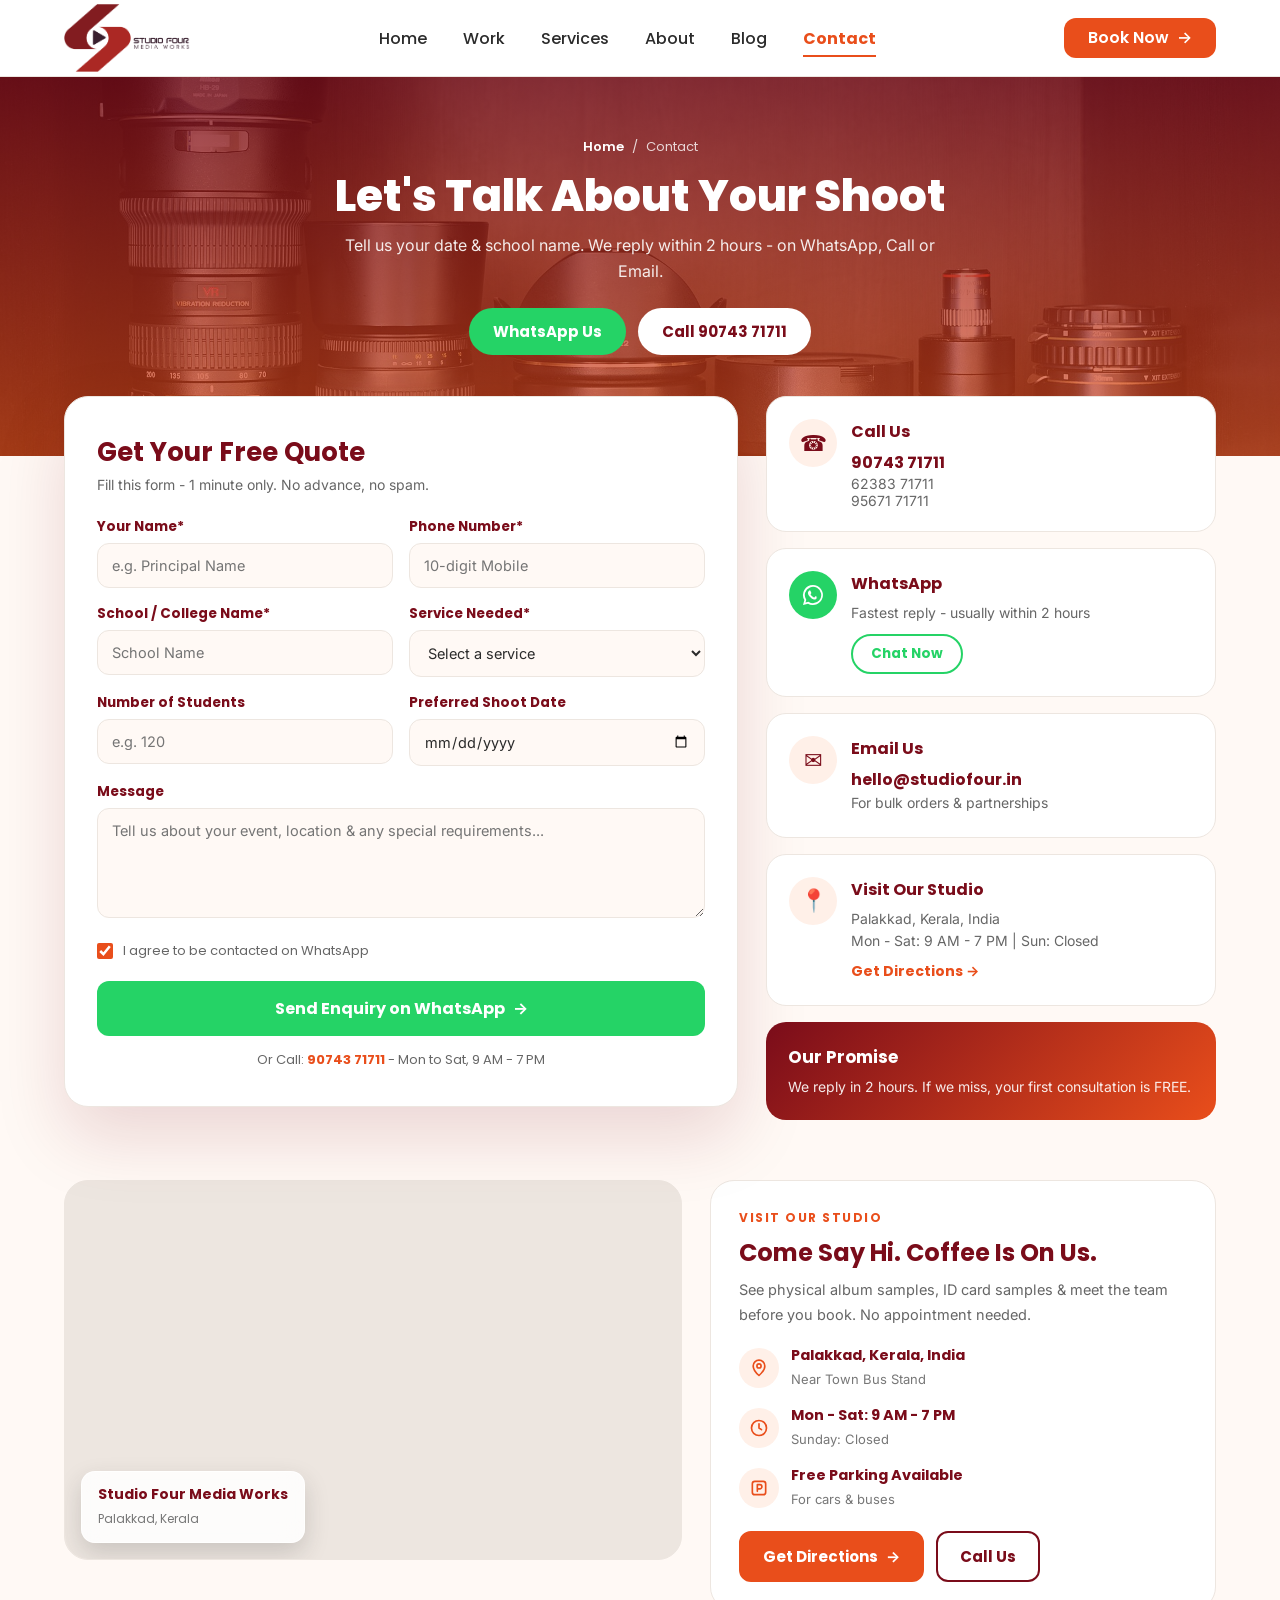
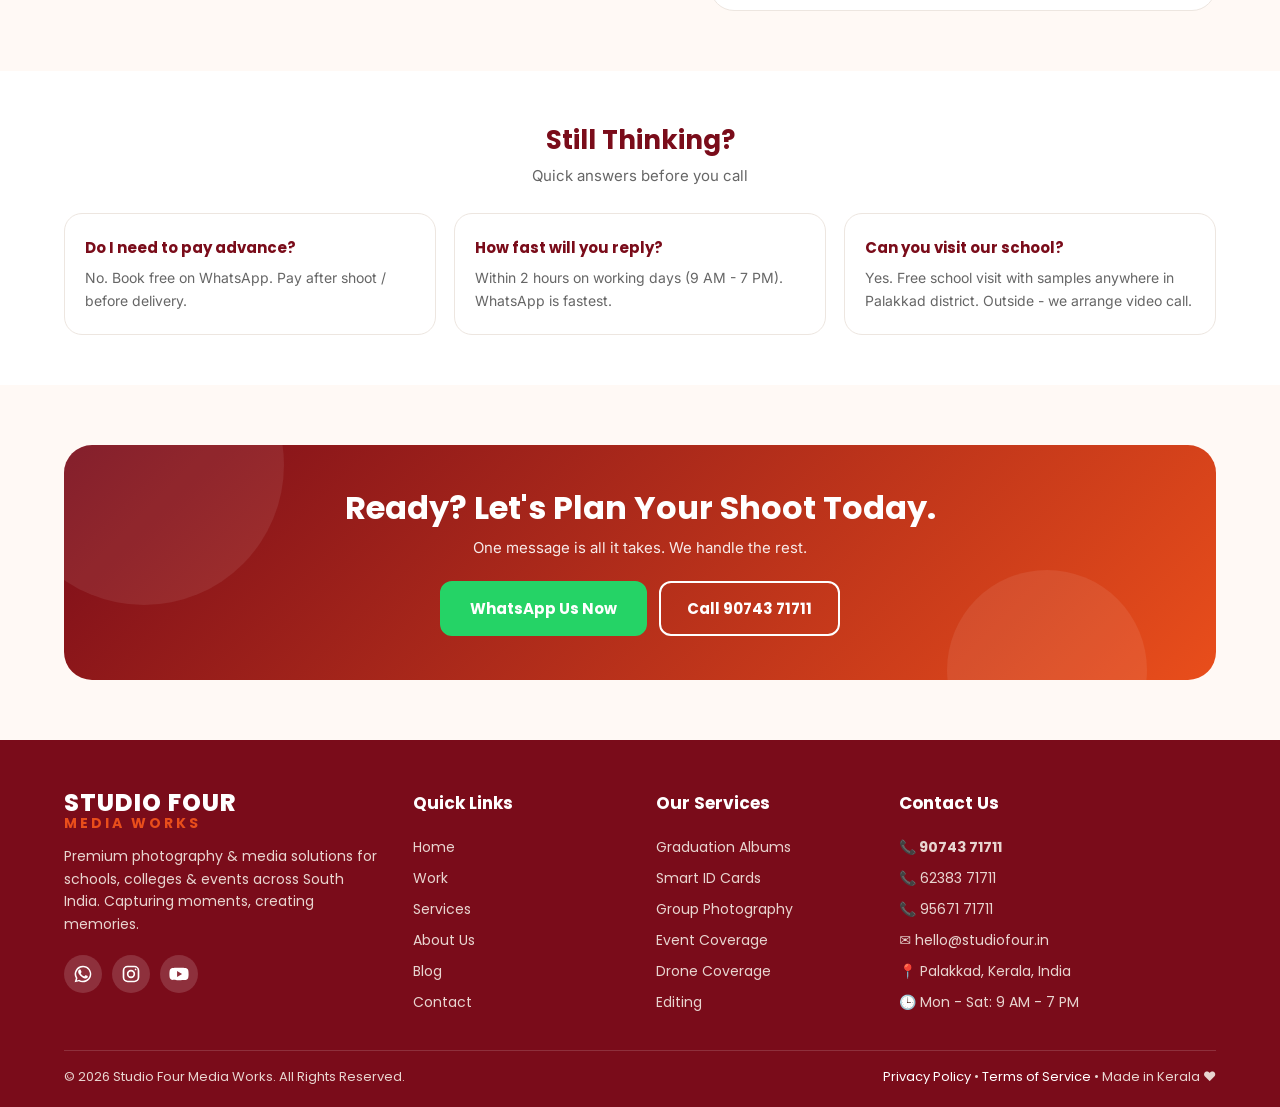
<file: contact.html>
<!DOCTYPE html>
<html lang="en">
<head>
  <meta charset="UTF-8">
  <meta name="viewport" content="width=device-width, initial-scale=1.0">
  <title>Contact Us | Studio Four Media Works</title>

  <link rel="preconnect" href="https://fonts.googleapis.com">
  <link rel="preconnect" href="https://fonts.gstatic.com" crossorigin>
  <link href="https://fonts.googleapis.com/css2?family=Inter:wght@400;500;600&family=Poppins:wght@400;500;600;700;800&display=swap" rel="stylesheet">

  <style>
    /* =========================================================
       DESIGN TOKENS – Studio Four brand colours only
       (WhatsApp green is used for WhatsApp buttons only)
       ========================================================= */
    :root {
      --orange: #E94E1B;
      --maroon: #7A0C1A;
      --offwhite: #FFF9F5;
      --white: #FFFFFF;
      --text: #2B2B2B;
      --border: #EDE6E0;
      --light-orange: #FFF0E8;
      --whatsapp: #25D366;
      --gradient: linear-gradient(135deg, #7A0C1A, #E94E1B);
      --font: 'Poppins', 'Inter', system-ui, sans-serif;
      --nav-h: 76px;
      --ease: 0.3s ease;
    }

    *, *::before, *::after { box-sizing: border-box; margin: 0; padding: 0; }
    html { scroll-behavior: smooth; }

    body {
      font-family: var(--font);
      color: var(--text);
      background: var(--offwhite);
      padding-top: var(--nav-h); /* room for the fixed navbar */
      overflow-x: hidden;        /* no horizontal scroll */
    }
    body:has(.nav-toggle:checked) { overflow: hidden; }

    img { display: block; max-width: 100%; }
    a { text-decoration: none; color: inherit; }

    /* =========================================================
       NAVBAR (same as home page)
       ========================================================= */
    .navbar {
      position: fixed; top: 0; left: 0; width: 100%;
      z-index: 1000;
      background: var(--white);
      border-bottom: 1px solid var(--border);
      transition: box-shadow var(--ease);
    }
    .navbar.scrolled { box-shadow: 0 4px 18px rgba(43, 43, 43, 0.10); }
    .nav-toggle { position: absolute; opacity: 0; pointer-events: none; }

    .navbar-inner {
      max-width: 1280px; height: var(--nav-h);
      margin: 0 auto; padding: 0 5%;
      display: flex; align-items: center; justify-content: space-between;
      gap: 24px;
    }
    .logo { display: flex; align-items: center; gap: 10px; flex-shrink: 0; }
    .logo img { height: 68px; width: auto; }

    .nav-links { display: flex; align-items: center; gap: 36px; }
    .nav-links a {
      position: relative; padding: 6px 0;
      font-size: 16px; font-weight: 500; color: var(--text);
      transition: color var(--ease);
    }
    .nav-links a::after {
      content: ""; position: absolute; left: 0; bottom: 0;
      width: 100%; height: 2px; background: var(--orange);
      transform: scaleX(0); transform-origin: left;
      transition: transform var(--ease);
    }
    .nav-links a:hover { color: var(--orange); }
    .nav-links a:hover::after { transform: scaleX(1); }
    .nav-links a.active { color: var(--orange); font-weight: 700; }
    .nav-links a.active::after { transform: scaleX(1); }

    .nav-actions { display: flex; align-items: center; gap: 12px; flex-shrink: 0; }
    .btn-book {
      display: inline-flex; align-items: center; gap: 8px;
      padding: 12px 24px;
      background: var(--orange); color: var(--white);
      font-family: inherit; font-size: 16px; font-weight: 600; line-height: 1;
      white-space: nowrap; border: 0; border-radius: 12px; cursor: pointer;
      transition: background var(--ease), transform var(--ease);
    }
    .btn-book .arrow { transition: transform var(--ease); }
    .btn-book:hover { background: var(--maroon); }
    .btn-book:hover .arrow { transform: translateX(4px); }

    .hamburger {
      display: none; width: 44px; height: 44px;
      flex-direction: column; justify-content: center; align-items: center;
      gap: 5px; cursor: pointer; border-radius: 10px;
      transition: background var(--ease);
    }
    .hamburger:hover { background: var(--offwhite); }
    .hamburger span { display: block; width: 24px; height: 2px; background: var(--maroon); border-radius: 2px; }
    .nav-toggle:focus-visible ~ .navbar-inner .hamburger { outline: 2px solid var(--orange); outline-offset: 2px; }

    .mobile-menu {
      position: fixed; top: 0; left: 0; width: 100%;
      max-height: 100vh; overflow-y: auto;
      background: var(--offwhite);
      border-bottom: 1px solid var(--border);
      box-shadow: 0 10px 30px rgba(43, 43, 43, 0.15);
      transform: translateY(-100%); visibility: hidden;
      transition: transform var(--ease), visibility var(--ease);
      z-index: 1100;
    }
    .nav-toggle:checked ~ .mobile-menu { transform: translateY(0); visibility: visible; }
    .mobile-menu-top {
      display: flex; align-items: center; justify-content: space-between;
      height: var(--nav-h); padding: 0 20px;
      border-bottom: 1px solid var(--border);
    }
    .mobile-menu-top .logo img { height: 56px; }
    .close-btn {
      width: 44px; height: 44px;
      display: flex; align-items: center; justify-content: center;
      font-size: 32px; line-height: 1; color: var(--maroon);
      cursor: pointer; border-radius: 10px;
      transition: color var(--ease), background var(--ease);
    }
    .close-btn:hover { color: var(--orange); background: var(--white); }
    .mobile-links a {
      display: block; padding: 14px 20px;
      font-size: 18px; font-weight: 500; color: var(--maroon);
      border-bottom: 1px solid var(--border);
      border-left: 4px solid transparent;
      transition: color var(--ease), background var(--ease), border-color var(--ease);
    }
    .mobile-links a:hover { color: var(--orange); background: var(--white); }
    .mobile-links a.active { color: var(--orange); font-weight: 700; border-left-color: var(--orange); }
    .mobile-menu-bottom { padding: 24px 20px 28px; display: flex; flex-direction: column; gap: 18px; }
    .mobile-menu-bottom .btn-book { width: 100%; justify-content: center; padding: 16px 24px; }
    .mobile-phones {
      display: flex; flex-wrap: wrap; justify-content: center;
      gap: 6px 14px; color: var(--maroon); font-weight: 600; font-size: 16px;
    }
    .mobile-phones a { color: var(--maroon); transition: color var(--ease); }
    .mobile-phones a:hover { color: var(--orange); }
    .mobile-phones .sep { color: var(--border); }

    @media (max-width: 1024px) {
      .navbar-inner { gap: 16px; }
      .logo img { height: 62px; }
      .nav-links { gap: 20px; }
      .nav-links a { font-size: 15px; }
      .btn-book { padding: 10px 16px; font-size: 15px; }
    }
    @media (max-width: 767px) {
      :root { --nav-h: 68px; }
      .navbar-inner { padding: 0 16px; gap: 8px; }
      .nav-links { display: none; }
      .hamburger { display: flex; }
      .logo img { height: 58px; }
      .nav-actions .btn-book { padding: 9px 14px; font-size: 14px; border-radius: 10px; }
    }
    @media (min-width: 768px) { .mobile-menu { display: none; } }

    /* =========================================================
       SECTION 1 – CONTACT HERO (image background)
       ========================================================= */
    .contact-hero {
      height: 380px;
      display: flex;
      flex-direction: column;
      align-items: center;
      justify-content: center;
      text-align: center;
      padding: 0 5% 40px;     /* bottom padding keeps content clear of the overlapping form */
      color: var(--white);
      background-color: var(--maroon); /* fallback while the image is missing */
      background-image: linear-gradient(rgba(122, 12, 26, 0.78), rgba(233, 78, 27, 0.65)), url('images/contact-hero.jpg');
      background-size: cover;
      background-position: center;
    }

    .breadcrumb { font-size: 13px; color: rgba(255, 255, 255, .8); margin-bottom: 14px; }
    .breadcrumb a { color: var(--white); font-weight: 600; transition: opacity .3s; }
    .breadcrumb a:hover { opacity: .7; }
    .breadcrumb span { margin: 0 8px; }

    .contact-hero h1 { font-size: 44px; font-weight: 800; line-height: 1.15; }
    .contact-hero p {
      font-family: 'Inter', var(--font);
      font-size: 16px; line-height: 1.6;
      color: rgba(255, 255, 255, .9);
      max-width: 600px;
      margin: 12px auto 0;
    }

    .hero-quick { display: flex; flex-wrap: wrap; justify-content: center; gap: 12px; margin-top: 24px; }
    .quick-btn {
      display: inline-flex; align-items: center; justify-content: center; gap: 8px;
      padding: 12px 24px;
      border-radius: 50px;
      font-weight: 700; font-size: 15px;
      transition: transform .3s, box-shadow .3s;
    }
    .quick-btn:hover { transform: translateY(-3px); box-shadow: 0 10px 24px rgba(0, 0, 0, .25); }
    .quick-whatsapp { background: var(--whatsapp); color: var(--white); }
    .quick-call { background: var(--white); color: var(--maroon); }

    /* =========================================================
       SECTION 2 – CONTACT FORM + INFO (floating card)
       ========================================================= */
    .contact-main {
      position: relative;
      z-index: 2;
      margin-top: -60px;               /* form card overlaps the hero */
      padding: 0 5% 60px;
    }
    .contact-split {
      max-width: 1280px;
      margin: 0 auto;
      display: grid;
      grid-template-columns: 60fr 40fr;
      gap: 28px;
      align-items: start;
    }

    /* ---- Form card ---- */
    .contact-form-card {
      background: var(--white);
      border: 1px solid var(--border);
      border-radius: 24px;
      padding: 36px 32px;
      box-shadow: 0 30px 70px rgba(122, 12, 26, .15);
    }
    .contact-form-card h2 { font-size: 26px; font-weight: 700; color: var(--maroon); margin-bottom: 4px; }
    .form-sub { font-family: 'Inter', var(--font); font-size: 14px; color: #666; margin-bottom: 24px; }

    .form-row { display: grid; grid-template-columns: 1fr 1fr; gap: 16px; margin-bottom: 16px; }
    .form-row.single { grid-template-columns: 1fr; }

    .form-field label { display: block; font-size: 13.5px; font-weight: 700; color: var(--maroon); margin-bottom: 6px; }
    .form-field input,
    .form-field select,
    .form-field textarea {
      width: 100%;
      padding: 13px 14px;
      border: 1px solid var(--border);
      border-radius: 12px;
      background: var(--offwhite);
      font-family: 'Inter', var(--font);
      font-size: 14.5px;
      color: var(--text);
      outline: none;
      transition: border-color .3s, background .3s, box-shadow .3s;
    }
    .form-field textarea { resize: vertical; min-height: 110px; }
    .form-field input:focus,
    .form-field select:focus,
    .form-field textarea:focus {
      border-color: var(--orange);
      background: var(--white);
      box-shadow: 0 0 0 3px rgba(233, 78, 27, .12);
    }

    .form-consent { display: flex; align-items: center; gap: 10px; font-size: 13px; color: #666; margin: 4px 0 20px; }
    .form-consent input { width: 16px; height: 16px; accent-color: var(--orange); }

    .btn-submit {
      display: flex; align-items: center; justify-content: center; gap: 8px;
      width: 100%;
      background: var(--whatsapp); color: var(--white);
      padding: 15px;
      border-radius: 12px;
      font-weight: 700; font-size: 16px;
      transition: transform .3s, box-shadow .3s;
    }
    .btn-submit:hover { transform: translateY(-3px); box-shadow: 0 14px 28px rgba(37, 211, 102, .35); }

    .form-call { text-align: center; font-size: 13px; color: #666; margin-top: 14px; }
    .form-call a { color: var(--orange); font-weight: 700; }

    /* ---- Info cards ---- */
    .contact-info { display: flex; flex-direction: column; gap: 16px; }

    .info-card {
      display: flex;
      gap: 14px;
      background: var(--white);
      border: 1px solid var(--border);
      border-radius: 20px;
      padding: 22px;
      transition: transform .3s, border-color .3s, box-shadow .3s;
    }
    .info-card:hover { transform: translateY(-3px); border-color: var(--orange); box-shadow: 0 14px 30px rgba(122, 12, 26, .1); }

    .info-icon {
      flex-shrink: 0;
      width: 48px; height: 48px;
      display: flex; align-items: center; justify-content: center;
      border-radius: 50%;
      background: var(--light-orange);
      color: var(--maroon);
      font-size: 22px;
    }
    .info-icon.whatsapp-icon { background: var(--whatsapp); color: var(--white); }
    .info-icon svg { width: 24px; height: 24px; fill: currentColor; }

    .info-body h3 { font-size: 16px; font-weight: 700; color: var(--maroon); margin-bottom: 6px; }
    .info-body p,
    .info-body .sub { font-family: 'Inter', var(--font); font-size: 14px; line-height: 1.6; color: #666; }
    .info-body .main-line { display: block; font-size: 16px; font-weight: 700; color: var(--maroon); transition: color .3s; }
    .info-body a.main-line:hover { color: var(--orange); }
    .info-body .num { display: block; font-family: 'Inter', var(--font); font-size: 14px; color: #666; transition: color .3s; }
    .info-body a.num:hover { color: var(--orange); }

    .btn-chat {
      display: inline-block;
      margin-top: 10px;
      padding: 8px 18px;
      border: 2px solid var(--whatsapp);
      border-radius: 50px;
      color: var(--whatsapp);
      font-size: 13.5px; font-weight: 700;
      transition: background .3s, color .3s;
    }
    .btn-chat:hover { background: var(--whatsapp); color: var(--white); }

    .directions { display: inline-block; margin-top: 8px; color: var(--orange); font-size: 14px; font-weight: 700; transition: color .3s; }
    .directions:hover { color: var(--maroon); }

    .promise-card { display: block; background: var(--gradient); border: 0; color: var(--white); }
    .promise-card:hover { border: 0; }
    .promise-card h3 { font-size: 17px; font-weight: 700; margin-bottom: 6px; }
    .promise-card p { font-family: 'Inter', var(--font); font-size: 14px; line-height: 1.6; color: rgba(255, 255, 255, .9); }

    /* =========================================================
       SECTION 3 – MAP + VISIT US
       ========================================================= */
    .map-section { padding: 0 5% 60px; }
    .map-grid {
      max-width: 1280px;
      margin: 0 auto;
      display: grid;
      grid-template-columns: 55fr 45fr;
      gap: 28px;
      align-items: stretch;
    }

    /* Map */
    .map-box {
      position: relative;
      height: 380px;
      border: 1px solid var(--border);
      border-radius: 24px;
      overflow: hidden;
      background: var(--border);
    }
    .map-box iframe { display: block; width: 100%; height: 100%; border: 0; }
    .map-badge {
      position: absolute;
      bottom: 16px; left: 16px;
      background: rgba(255, 255, 255, .85);
      -webkit-backdrop-filter: blur(12px);
      backdrop-filter: blur(12px);
      border: 1px solid rgba(255, 255, 255, .8);
      border-radius: 14px;
      padding: 12px 16px;
      box-shadow: 0 10px 24px rgba(43, 43, 43, .18);
    }
    .map-badge strong { display: block; font-size: 14px; font-weight: 700; color: var(--maroon); }
    .map-badge span { font-size: 12px; color: #777; }

    /* Visit card */
    .visit-card {
      display: flex;
      flex-direction: column;
      background: var(--white);
      border: 1px solid var(--border);
      border-radius: 24px;
      padding: 28px;
    }
    .visit-eyebrow { font-size: 12px; font-weight: 700; letter-spacing: 1.5px; text-transform: uppercase; color: var(--orange); margin-bottom: 10px; }
    .visit-card h3 { font-size: 24px; font-weight: 700; line-height: 1.3; color: var(--maroon); margin-bottom: 10px; }
    .visit-card > p { font-family: 'Inter', var(--font); font-size: 14.5px; line-height: 1.7; color: #666; }

    .visit-list { list-style: none; display: flex; flex-direction: column; gap: 14px; margin-top: 18px; }
    .visit-list li { display: flex; align-items: center; gap: 12px; }
    .visit-icon {
      flex-shrink: 0;
      width: 40px; height: 40px;
      display: flex; align-items: center; justify-content: center;
      border-radius: 50%;
      background: var(--light-orange);
      color: var(--orange);
    }
    .visit-icon svg { width: 20px; height: 20px; fill: none; stroke: currentColor; stroke-width: 2; stroke-linecap: round; stroke-linejoin: round; }
    .visit-list strong { display: block; font-size: 14.5px; font-weight: 700; color: var(--maroon); }
    .visit-list span.sub { font-family: 'Inter', var(--font); font-size: 13px; color: #777; }

    .visit-buttons { display: flex; flex-wrap: wrap; gap: 12px; margin-top: auto; padding-top: 20px; }
    .visit-btn {
      display: inline-flex; align-items: center; justify-content: center; gap: 8px;
      padding: 12px 22px;
      border-radius: 12px;
      border: 2px solid var(--orange);
      font-weight: 700; font-size: 15px;
      transition: background .3s, color .3s, border-color .3s, transform .3s;
    }
    .visit-btn:hover { transform: translateY(-3px); }
    .visit-btn-primary { background: var(--orange); color: var(--white); }
    .visit-btn-primary:hover { background: var(--maroon); border-color: var(--maroon); }
    .visit-btn-outline { background: var(--white); color: var(--maroon); border-color: var(--maroon); }
    .visit-btn-outline:hover { background: var(--maroon); color: var(--white); }

    /* =========================================================
       SECTION 4 – FAQ MINI (3 quick questions)
       ========================================================= */
    .faq-mini { background: var(--white); padding: 50px 5%; }
    .faq-mini-head { text-align: center; margin-bottom: 28px; }
    .faq-mini-head h3 { font-size: 26px; font-weight: 700; color: var(--maroon); margin-bottom: 6px; }
    .faq-mini-head p { font-family: 'Inter', var(--font); font-size: 15px; color: #666; }

    .faq-mini-grid {
      max-width: 1280px;
      margin: 0 auto;
      display: grid;
      grid-template-columns: repeat(3, 1fr);
      gap: 18px;
    }
    .faq-mini-card {
      background: var(--white);
      border: 1px solid var(--border);
      border-radius: 18px;
      padding: 22px 20px;
      transition: border-color .3s, transform .3s, box-shadow .3s;
    }
    .faq-mini-card:hover { border-color: var(--orange); transform: translateY(-4px); box-shadow: 0 14px 30px rgba(122, 12, 26, .08); }
    .faq-mini-card h4 { font-size: 15px; font-weight: 700; color: var(--maroon); }
    .faq-mini-card p { font-family: 'Inter', var(--font); font-size: 14px; line-height: 1.6; color: #666; margin-top: 8px; }

    /* =========================================================
       SECTION 5 – FINAL CTA
       ========================================================= */
    .contact-cta { padding: 0 5% 60px; }
    .contact-cta::before { content: ""; display: block; height: 60px; } /* space under the FAQ strip */

    .contact-cta-banner {
      position: relative;
      overflow: hidden;
      max-width: 1280px;
      margin: 0 auto;
      padding: 44px 32px;
      background: var(--gradient);
      border-radius: 28px;
      text-align: center;
      color: var(--white);
    }
    .contact-cta-banner::before,
    .contact-cta-banner::after {
      content: "";
      position: absolute;
      border-radius: 50%;
      background: var(--white);
      opacity: .08;
      pointer-events: none;
    }
    .contact-cta-banner::before { width: 280px; height: 280px; top: -120px; left: -60px; }
    .contact-cta-banner::after  { width: 200px; height: 200px; bottom: -90px; right: 6%; }
    .contact-cta-banner > * { position: relative; z-index: 1; }

    .contact-cta-banner h2 { font-size: 32px; font-weight: 700; line-height: 1.2; }
    .contact-cta-banner > p { font-family: 'Inter', var(--font); font-size: 15px; color: rgba(255, 255, 255, .9); margin: 10px auto 24px; }

    .cta-buttons { display: flex; flex-wrap: wrap; justify-content: center; gap: 12px; }
    .cta-btn {
      display: inline-flex; align-items: center; justify-content: center;
      padding: 14px 28px;
      border-radius: 12px;
      border: 2px solid transparent;
      font-weight: 700; font-size: 15px;
      transition: background .3s, color .3s, transform .3s, box-shadow .3s;
    }
    .cta-btn:hover { transform: translateY(-3px); }
    .cta-btn-whatsapp { background: var(--whatsapp); border-color: var(--whatsapp); color: var(--white); }
    .cta-btn-whatsapp:hover { box-shadow: 0 12px 26px rgba(0, 0, 0, .25); }
    .cta-btn-outline { background: transparent; border-color: var(--white); color: var(--white); padding: 14px 26px; }
    .cta-btn-outline:hover { background: var(--white); color: var(--maroon); }

    /* =========================================================
       FOOTER (same as home page)
       ========================================================= */
    .footer { --footer-text: #E8D5D0; background: var(--maroon); color: var(--white); padding: 50px 5% 20px; }
    .footer-grid {
      max-width: 1280px; margin: 0 auto;
      display: grid; grid-template-columns: 3fr 2fr 2fr 3fr; gap: 32px;
    }
    .footer-col h4 { margin: 0 0 16px; font-size: 17px; font-weight: 700; color: var(--white); }
    .footer-col > a:not(.footer-logo),
    .footer-col > span { display: block; padding: 5px 0; font-size: 14px; color: var(--footer-text); }
    .footer-col > a:not(.footer-logo) { transition: color var(--ease), transform var(--ease); }
    .footer-col > a:not(.footer-logo):hover { color: var(--orange); transform: translateX(4px); }
    .footer-logo { display: inline-flex; flex-direction: column; line-height: 1.1; margin-bottom: 14px; }
    .footer-logo strong { font-size: 24px; font-weight: 800; letter-spacing: 1px; color: var(--white); }
    .footer-logo span   { font-size: 14px; font-weight: 700; letter-spacing: 3px; color: var(--orange); }
    .footer-brand p { margin: 0 0 20px; max-width: 340px; font-size: 14px; line-height: 1.6; color: var(--footer-text); }
    .footer-social { display: flex; gap: 10px; }
    .footer-social a {
      width: 38px; height: 38px;
      display: flex; align-items: center; justify-content: center;
      background: rgba(255, 255, 255, 0.15); color: var(--white);
      border-radius: 50%; font-size: 16px; font-weight: 700;
      transition: background var(--ease), transform var(--ease);
    }
    .footer-social a:hover { background: var(--orange); transform: translateY(-3px); }
    .footer-col > .footer-phone { font-size: 16px; font-weight: 700; color: var(--white); }
    .footer-line { max-width: 1280px; margin: 32px auto 16px; border: 0; border-top: 1px solid rgba(255, 255, 255, 0.15); }
    .footer-bottom {
      max-width: 1280px; margin: 0 auto;
      display: flex; justify-content: space-between; gap: 12px;
      font-size: 13px; color: var(--footer-text);
    }
    .footer-bottom a { color: var(--white); transition: color var(--ease); }
    .footer-bottom a:hover { color: var(--orange); }

    /* ---- Tablet ---- */
    @media (max-width: 1024px) {
      .map-grid { grid-template-columns: 1fr; }
      .map-box { height: 320px; }

      .faq-mini-grid { grid-template-columns: 1fr 1fr; }
      .faq-mini-card:last-child { grid-column: 1 / -1; }  /* 3rd card full width */

      .footer-grid { grid-template-columns: 1fr 1fr; }
    }

    /* ---- Mobile ---- */
    @media (max-width: 767px) {
      .map-section { padding: 0 20px 40px; }
      .map-box { height: 260px; }
      .map-badge { bottom: 12px; left: 12px; padding: 10px 14px; }
      .map-badge strong { font-size: 12px; }
      .map-badge span { font-size: 11px; }

      .visit-card { padding: 22px 20px; }
      .visit-card h3 { font-size: 21px; }
      .visit-buttons { flex-direction: column; }
      .visit-btn { width: 100%; }

      .faq-mini { padding: 40px 20px; }
      .faq-mini-grid { grid-template-columns: 1fr; }

      .contact-cta { padding: 0 20px 40px; }
      .contact-cta::before { height: 40px; }
      .contact-cta-banner { padding: 36px 20px; border-radius: 20px; }
      .contact-cta-banner h2 { font-size: 26px; }
      .cta-buttons { flex-direction: column; }
      .cta-btn { width: 100%; }

      .footer { padding: 40px 20px 16px; }
      .footer-grid { grid-template-columns: 1fr; gap: 28px; }
      .footer-bottom { flex-direction: column; align-items: center; text-align: center; gap: 8px; }
    }

    /* =========================================================
       RESPONSIVE
       ========================================================= */

    /* Tablet (768px – 1024px): form on top, info cards 2 x 2 */
    @media (max-width: 1024px) {
      .contact-hero h1 { font-size: 38px; }
      .contact-main { margin-top: -40px; }
      .contact-split { grid-template-columns: 1fr; }
      .contact-info { display: grid; grid-template-columns: 1fr 1fr; gap: 16px; }
      .promise-card { grid-column: 1 / -1; }  /* 5th card spans the full row */
    }

    /* Mobile (below 768px) */
    @media (max-width: 767px) {
      .contact-hero { height: 320px; padding: 0 20px 30px; }
      .contact-hero h1 { font-size: 30px; }
      .contact-hero p { font-size: 14.5px; }
      .hero-quick { flex-direction: column; width: 100%; max-width: 320px; }
      .quick-btn { width: 100%; }

      .contact-main { margin-top: -40px; padding: 0 20px 40px; }
      .contact-form-card { padding: 24px 20px; }
      .form-row { grid-template-columns: 1fr; gap: 16px; }

      .contact-info { grid-template-columns: 1fr; }
      .info-card { padding: 18px; }
      .info-icon { width: 42px; height: 42px; font-size: 19px; }
      .info-icon svg { width: 21px; height: 21px; }
    }
  </style>
</head>

<body>

  <!-- =========================================================
       NAVBAR
       ========================================================= -->
  <header class="navbar" id="navbar">
    <input type="checkbox" id="nav-toggle" class="nav-toggle" aria-label="Toggle menu">

    <div class="navbar-inner">
      <a href="home.html" class="logo" aria-label="Studio Four Media Works – Home">
        <img src="images/Studio_Four_Logo%20(1).png" alt="Studio Four Media Works">
      </a>

      <nav class="nav-links" aria-label="Main navigation">
        <a href="home.html">Home</a>
        <a href="work.html">Work</a>
        <a href="services.html">Services</a>
        <a href="about.html">About</a>
        <a href="blogs.html">Blog</a>
        <a href="contact.html" class="active" aria-current="page">Contact</a>
      </nav>

      <div class="nav-actions">
        <a href="contact.html" class="btn-book">Book Now <span class="arrow">&rarr;</span></a>
        <label for="nav-toggle" class="hamburger" aria-label="Open menu">
          <span></span><span></span><span></span>
        </label>
      </div>
    </div>

    <div class="mobile-menu">
      <div class="mobile-menu-top">
        <a href="home.html" class="logo" aria-label="Studio Four Media Works – Home">
          <img src="images/Studio_Four_Logo%20(1).png" alt="Studio Four Media Works">
        </a>
        <label for="nav-toggle" class="close-btn" aria-label="Close menu">&times;</label>
      </div>

      <nav class="mobile-links" aria-label="Mobile navigation">
        <a href="home.html">Home</a>
        <a href="work.html">Work</a>
        <a href="services.html">Services</a>
        <a href="about.html">About</a>
        <a href="blogs.html">Blog</a>
        <a href="contact.html" class="active" aria-current="page">Contact</a>
      </nav>

      <div class="mobile-menu-bottom">
        <a href="contact.html" class="btn-book">Book Now <span class="arrow">&rarr;</span></a>
        <div class="mobile-phones">
          <a href="tel:+919074371711">90743 71711</a><span class="sep">|</span>
          <a href="tel:+916238371711">62383 71711</a><span class="sep">|</span>
          <a href="tel:+919567171711">95671 71711</a>
        </div>
      </div>
    </div>
  </header>

  <!-- =========================================================
       SECTION 1 – CONTACT HERO
       ========================================================= -->
  <section class="contact-hero">
    <nav class="breadcrumb" aria-label="Breadcrumb">
      <a href="home.html">Home</a><span>/</span>Contact
    </nav>

    <h1>Let's Talk About Your Shoot</h1>
    <p>Tell us your date &amp; school name. We reply within 2 hours - on WhatsApp, Call or Email.</p>

    <div class="hero-quick">
      <a href="https://wa.me/919074371711" class="quick-btn quick-whatsapp" target="_blank" rel="noopener">WhatsApp Us</a>
      <a href="tel:9074371711" class="quick-btn quick-call">Call 90743 71711</a>
    </div>
  </section>

  <!-- =========================================================
       SECTION 2 – CONTACT FORM + INFO (floating card)
       ========================================================= -->
  <section class="contact-main">
    <div class="contact-split">

      <!-- LEFT: form card -->
      <div class="contact-form-card">
        <h2>Get Your Free Quote</h2>
        <p class="form-sub">Fill this form - 1 minute only. No advance, no spam.</p>

        <!-- Pressing Enter sends only the message box to WhatsApp (no backend needed) -->
        <form action="https://wa.me/919074371711" method="get" target="_blank">

          <div class="form-row">
            <div class="form-field">
              <label for="c-name">Your Name*</label>
              <input type="text" id="c-name" placeholder="e.g. Principal Name" autocomplete="name">
            </div>
            <div class="form-field">
              <label for="c-phone">Phone Number*</label>
              <input type="tel" id="c-phone" placeholder="10-digit Mobile" autocomplete="tel">
            </div>
          </div>

          <div class="form-row">
            <div class="form-field">
              <label for="c-school">School / College Name*</label>
              <input type="text" id="c-school" placeholder="School Name" autocomplete="organization">
            </div>
            <div class="form-field">
              <label for="c-service">Service Needed*</label>
              <select id="c-service">
                <option value="" selected disabled>Select a service</option>
                <option>Graduation Albums</option>
                <option>Smart ID Cards</option>
                <option>Group Photography</option>
                <option>Event Coverage</option>
                <option>Drone Coverage</option>
                <option>Design &amp; Editing</option>
                <option>Other</option>
              </select>
            </div>
          </div>

          <div class="form-row">
            <div class="form-field">
              <label for="c-students">Number of Students</label>
              <input type="number" id="c-students" min="1" placeholder="e.g. 120">
            </div>
            <div class="form-field">
              <label for="c-date">Preferred Shoot Date</label>
              <input type="date" id="c-date">
            </div>
          </div>

          <div class="form-row single">
            <div class="form-field">
              <label for="c-message">Message</label>
              <textarea id="c-message" name="text" rows="4" placeholder="Tell us about your event, location &amp; any special requirements..."></textarea>
            </div>
          </div>

          <label class="form-consent">
            <input type="checkbox" checked>
            I agree to be contacted on WhatsApp
          </label>

          <a class="btn-submit" href="https://wa.me/919074371711?text=Hi%20Studio%20Four!%20I%20want%20to%20enquire%20about%20your%20school%20photography%20services." target="_blank" rel="noopener">
            Send Enquiry on WhatsApp <span aria-hidden="true">→</span>
          </a>

          <p class="form-call">Or Call: <a href="tel:9074371711">90743 71711</a> - Mon to Sat, 9 AM - 7 PM</p>
        </form>
      </div>

      <!-- RIGHT: info cards -->
      <div class="contact-info">

        <!-- Call -->
        <div class="info-card">
          <div class="info-icon" aria-hidden="true">☎</div>
          <div class="info-body">
            <h3>Call Us</h3>
            <a href="tel:9074371711" class="main-line">90743 71711</a>
            <a href="tel:6238371711" class="num">62383 71711</a>
            <a href="tel:9567171711" class="num">95671 71711</a>
          </div>
        </div>

        <!-- WhatsApp -->
        <div class="info-card">
          <div class="info-icon whatsapp-icon" aria-hidden="true">
            <svg viewBox="0 0 24 24"><path d="M12 2a10 10 0 0 0-8.6 15.1L2 22l5-1.3A10 10 0 1 0 12 2zm0 18.2c-1.5 0-3-.4-4.2-1.2l-.3-.2-3 .8.8-2.9-.2-.3A8.2 8.2 0 1 1 12 20.2zm4.5-6.1c-.2-.1-1.5-.7-1.7-.8-.2-.1-.4-.1-.6.1l-.8 1c-.1.2-.3.2-.5.1-.7-.3-1.5-.8-2.1-1.4-.5-.5-.9-1-1.2-1.6-.1-.2 0-.4.1-.5l.4-.4.2-.4v-.4l-.8-1.8c-.2-.5-.4-.4-.6-.4h-.5c-.2 0-.4.1-.6.3-.6.6-.9 1.3-.9 2.1.1 1 .5 1.9 1.1 2.7 1.1 1.6 2.5 2.8 4.2 3.5.5.2 1 .4 1.5.4.7 0 1.5-.5 1.8-1.1.1-.3.1-.6.1-.8l-.5-.3z"/></svg>
          </div>
          <div class="info-body">
            <h3>WhatsApp</h3>
            <p>Fastest reply - usually within 2 hours</p>
            <a href="https://wa.me/919074371711" class="btn-chat" target="_blank" rel="noopener">Chat Now</a>
          </div>
        </div>

        <!-- Email -->
        <div class="info-card">
          <div class="info-icon" aria-hidden="true">✉</div>
          <div class="info-body">
            <h3>Email Us</h3>
            <a href="mailto:hello@studiofour.in" class="main-line">hello@studiofour.in</a>
            <p>For bulk orders &amp; partnerships</p>
          </div>
        </div>

        <!-- Visit -->
        <div class="info-card">
          <div class="info-icon" aria-hidden="true">📍</div>
          <div class="info-body">
            <h3>Visit Our Studio</h3>
            <p>Palakkad, Kerala, India</p>
            <p>Mon - Sat: 9 AM - 7 PM | Sun: Closed</p>
            <a href="https://maps.google.com/?q=Studio+Four+Media+Works+Palakkad" class="directions" target="_blank" rel="noopener">Get Directions →</a>
          </div>
        </div>

        <!-- Promise -->
        <div class="info-card promise-card">
          <h3>Our Promise</h3>
          <p>We reply in 2 hours. If we miss, your first consultation is FREE.</p>
        </div>

      </div>
    </div>
  </section>

  <!-- =========================================================
       SECTION 3 – MAP + VISIT US
       ========================================================= -->
  <section class="map-section">
    <div class="map-grid">

      <!-- LEFT: map -->
      <div class="map-box">
        <iframe src="https://www.google.com/maps?q=Palakkad,Kerala&amp;output=embed" title="Studio Four Media Works location map" width="100%" height="100%" style="border:0;" loading="lazy" referrerpolicy="no-referrer-when-downgrade" allowfullscreen></iframe>
        <div class="map-badge">
          <strong>Studio Four Media Works</strong>
          <span>Palakkad, Kerala</span>
        </div>
      </div>

      <!-- RIGHT: visit card -->
      <div class="visit-card">
        <span class="visit-eyebrow">Visit Our Studio</span>
        <h3>Come Say Hi. Coffee Is On Us.</h3>
        <p>See physical album samples, ID card samples &amp; meet the team before you book. No appointment needed.</p>

        <ul class="visit-list">
          <li>
            <span class="visit-icon" aria-hidden="true">
              <svg viewBox="0 0 24 24"><path d="M12 21s-7-6.2-7-11.5A7 7 0 0 1 19 9.500C19 14.800 12 21 12 21z"/><circle cx="12" cy="9.500" r="2.500"/></svg>
            </span>
            <div><strong>Palakkad, Kerala, India</strong><span class="sub">Near Town Bus Stand</span></div>
          </li>
          <li>
            <span class="visit-icon" aria-hidden="true">
              <svg viewBox="0 0 24 24"><circle cx="12" cy="12" r="9"/><path d="M12 7v5l3 2"/></svg>
            </span>
            <div><strong>Mon - Sat: 9 AM - 7 PM</strong><span class="sub">Sunday: Closed</span></div>
          </li>
          <li>
            <span class="visit-icon" aria-hidden="true">
              <svg viewBox="0 0 24 24"><rect x="4" y="4" width="16" height="16" rx="3"/><path d="M10 16V8h3a2.500 2.500 0 0 1 0 5h-3"/></svg>
            </span>
            <div><strong>Free Parking Available</strong><span class="sub">For cars &amp; buses</span></div>
          </li>
        </ul>

        <div class="visit-buttons">
          <a href="https://maps.google.com/?q=Studio+Four+Media+Works+Palakkad" class="visit-btn visit-btn-primary" target="_blank" rel="noopener">Get Directions <span aria-hidden="true">→</span></a>
          <a href="tel:9074371711" class="visit-btn visit-btn-outline">Call Us</a>
        </div>
      </div>

    </div>
  </section>

  <!-- =========================================================
       SECTION 4 – FAQ MINI
       ========================================================= -->
  <section class="faq-mini">
    <div class="faq-mini-head">
      <h3>Still Thinking?</h3>
      <p>Quick answers before you call</p>
    </div>

    <div class="faq-mini-grid">
      <article class="faq-mini-card">
        <h4>Do I need to pay advance?</h4>
        <p>No. Book free on WhatsApp. Pay after shoot / before delivery.</p>
      </article>
      <article class="faq-mini-card">
        <h4>How fast will you reply?</h4>
        <p>Within 2 hours on working days (9 AM - 7 PM). WhatsApp is fastest.</p>
      </article>
      <article class="faq-mini-card">
        <h4>Can you visit our school?</h4>
        <p>Yes. Free school visit with samples anywhere in Palakkad district. Outside - we arrange video call.</p>
      </article>
    </div>
  </section>

  <!-- =========================================================
       SECTION 5 – FINAL CTA
       ========================================================= -->
  <section class="contact-cta">
    <div class="contact-cta-banner">
      <h2>Ready? Let's Plan Your Shoot Today.</h2>
      <p>One message is all it takes. We handle the rest.</p>
      <div class="cta-buttons">
        <a href="https://wa.me/919074371711" class="cta-btn cta-btn-whatsapp" target="_blank" rel="noopener">WhatsApp Us Now</a>
        <a href="tel:9074371711" class="cta-btn cta-btn-outline">Call 90743 71711</a>
      </div>
    </div>
  </section>

  <!-- =========================================================
       FOOTER
       ========================================================= -->
  <footer class="footer">
    <div class="footer-grid">

      <div class="footer-col footer-brand">
        <a href="home.html" class="footer-logo" aria-label="Studio Four Media Works">
          <strong>STUDIO FOUR</strong>
          <span>MEDIA WORKS</span>
        </a>
        <p>Premium photography &amp; media solutions for schools, colleges &amp; events across South India. Capturing moments, creating memories.</p>
        <div class="footer-social">
          <a href="https://wa.me/919074371711" target="_blank" rel="noopener" aria-label="WhatsApp"><svg viewBox="0 0 24 24" width="20" height="20" fill="currentColor" aria-hidden="true"><path d="M17.5 14.4c-.3-.1-1.7-.8-2-.9-.3-.1-.5-.1-.7.1-.2.3-.8.9-.9 1.1-.2.2-.3.2-.6.1-.3-.1-1.2-.5-2.3-1.4-.9-.8-1.4-1.7-1.6-2-.2-.3 0-.4.1-.6.1-.1.3-.3.4-.5.1-.2.2-.3.3-.5.1-.2 0-.4 0-.5-.1-.1-.7-1.6-.9-2.2-.2-.6-.5-.5-.7-.5h-.6c-.2 0-.5.1-.8.4-.3.3-1 1-1 2.4s1 2.8 1.2 3c.1.2 2 3.1 4.9 4.3.7.3 1.2.5 1.6.6.7.2 1.3.2 1.8.1.5-.1 1.7-.7 1.9-1.4.2-.7.2-1.2.2-1.4-.1-.1-.3-.2-.6-.3zM12 2a10 10 0 0 0-8.6 15.1L2 22l5-1.3A10 10 0 1 0 12 2zm0 18.2c-1.5 0-2.9-.4-4.1-1.1l-.3-.2-3 .8.8-2.9-.2-.3A8.2 8.2 0 1 1 12 20.2z"/></svg></a>
          <a href="#" target="_blank" rel="noopener" aria-label="Instagram"><svg viewBox="0 0 24 24" width="20" height="20" fill="none" stroke="currentColor" stroke-width="2" stroke-linecap="round" stroke-linejoin="round" aria-hidden="true"><rect x="3" y="3" width="18" height="18" rx="5"/><circle cx="12" cy="12" r="4"/><circle cx="17.5" cy="6.5" r="1" fill="currentColor" stroke="none"/></svg></a>
          <a href="#" target="_blank" rel="noopener" aria-label="YouTube"><svg viewBox="0 0 24 24" width="20" height="20" fill="currentColor" aria-hidden="true"><path d="M23 7.2a3 3 0 0 0-2.1-2.1C19 4.6 12 4.6 12 4.6s-7 0-8.9.5A3 3 0 0 0 1 7.2C.5 9.1.5 12 .5 12s0 2.9.5 4.8a3 3 0 0 0 2.1 2.1c1.9.5 8.9.5 8.9.5s7 0 8.9-.5a3 3 0 0 0 2.1-2.1c.5-1.9.5-4.8.5-4.8s0-2.9-.5-4.8zM9.7 15.5v-7l6 3.5-6 3.5z"/></svg></a>
        </div>
      </div>

      <div class="footer-col">
        <h4>Quick Links</h4>
        <a href="home.html">Home</a>
        <a href="work.html">Work</a>
        <a href="services.html">Services</a>
        <a href="about.html">About Us</a>
        <a href="blogs.html">Blog</a>
        <a href="contact.html">Contact</a>
      </div>

      <div class="footer-col">
        <h4>Our Services</h4>
        <a href="#">Graduation Albums</a>
        <a href="#">Smart ID Cards</a>
        <a href="#">Group Photography</a>
        <a href="#">Event Coverage</a>
        <a href="#">Drone Coverage</a>
        <a href="#">Editing</a>
      </div>

      <div class="footer-col footer-contact">
        <h4>Contact Us</h4>
        <a href="tel:9074371711" class="footer-phone">📞 90743 71711</a>
        <a href="tel:6238371711">📞 62383 71711</a>
        <a href="tel:9567171711">📞 95671 71711</a>
        <a href="mailto:hello@studiofour.in">✉️ hello@studiofour.in</a>
        <span>📍 Palakkad, Kerala, India</span>
        <span>🕒 Mon - Sat: 9 AM - 7 PM</span>
      </div>

    </div>

    <hr class="footer-line">

    <div class="footer-bottom">
      <p>&copy; 2026 Studio Four Media Works. All Rights Reserved.</p>
      <p><a href="#">Privacy Policy</a> &bull; <a href="#">Terms of Service</a> &bull; Made in Kerala ❤️</p>
    </div>
  </footer>

  <!-- Navbar: shadow on scroll + close mobile menu when a link is tapped -->
  <script>
    (function () {
      var navbar = document.getElementById('navbar');
      var toggle = document.getElementById('nav-toggle');
      function onScroll() { navbar.classList.toggle('scrolled', window.scrollY > 4); }
      window.addEventListener('scroll', onScroll, { passive: true });
      onScroll();
      document.querySelectorAll('.mobile-menu a').forEach(function (a) {
        a.addEventListener('click', function () { toggle.checked = false; });
      });
    })();
  </script>

</body>
</html>
</file>
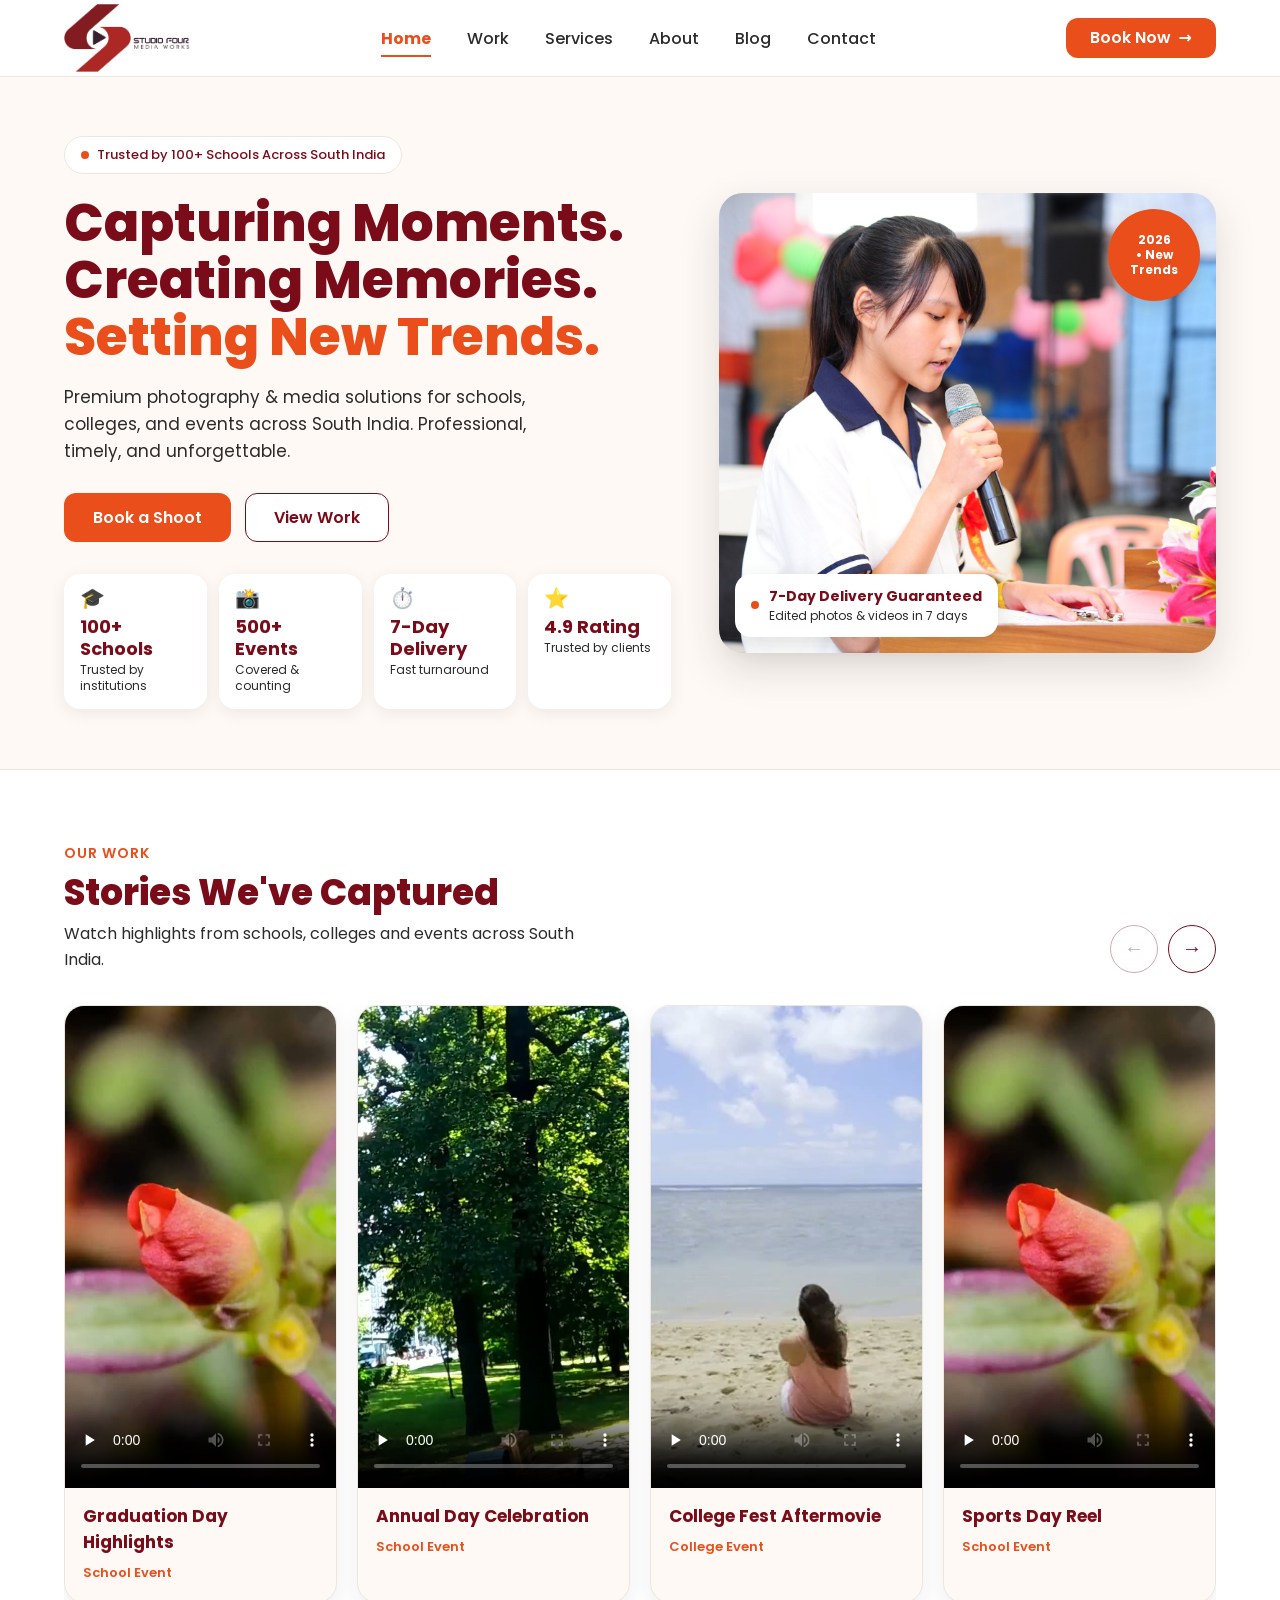
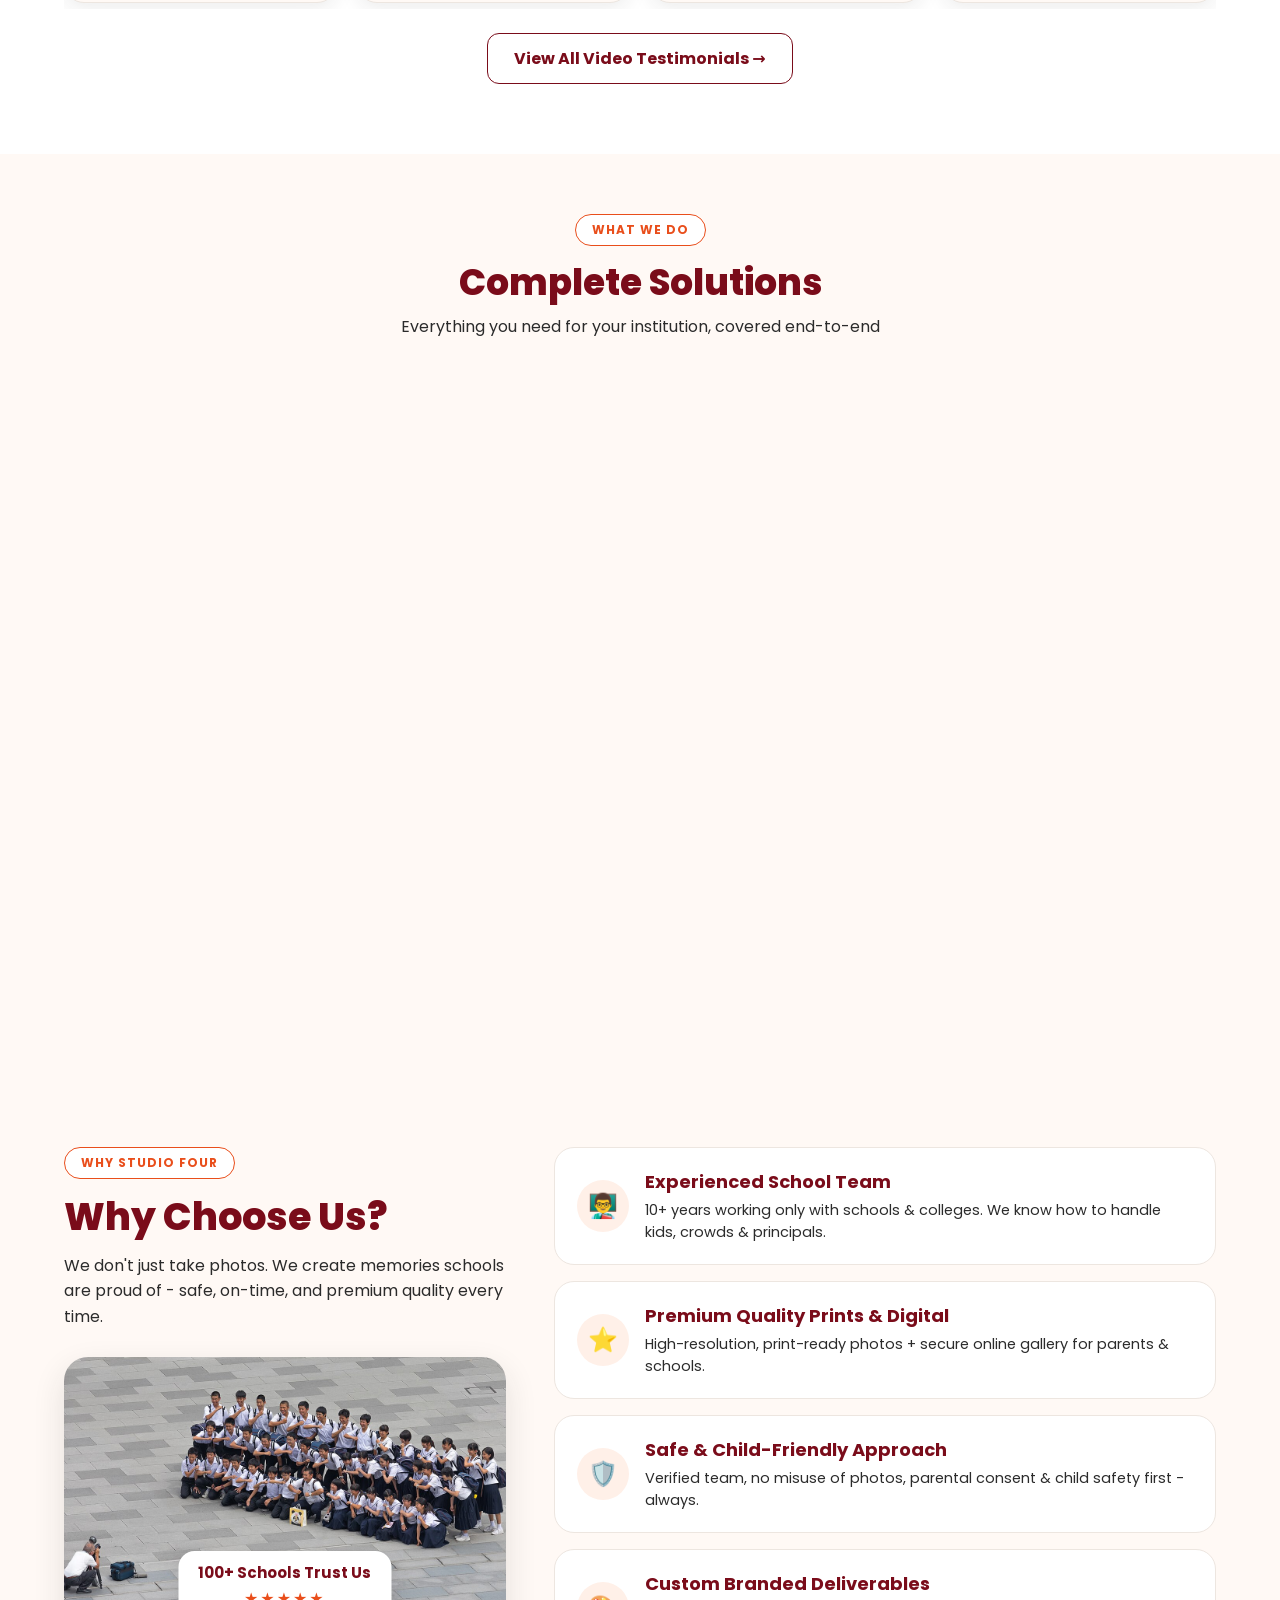
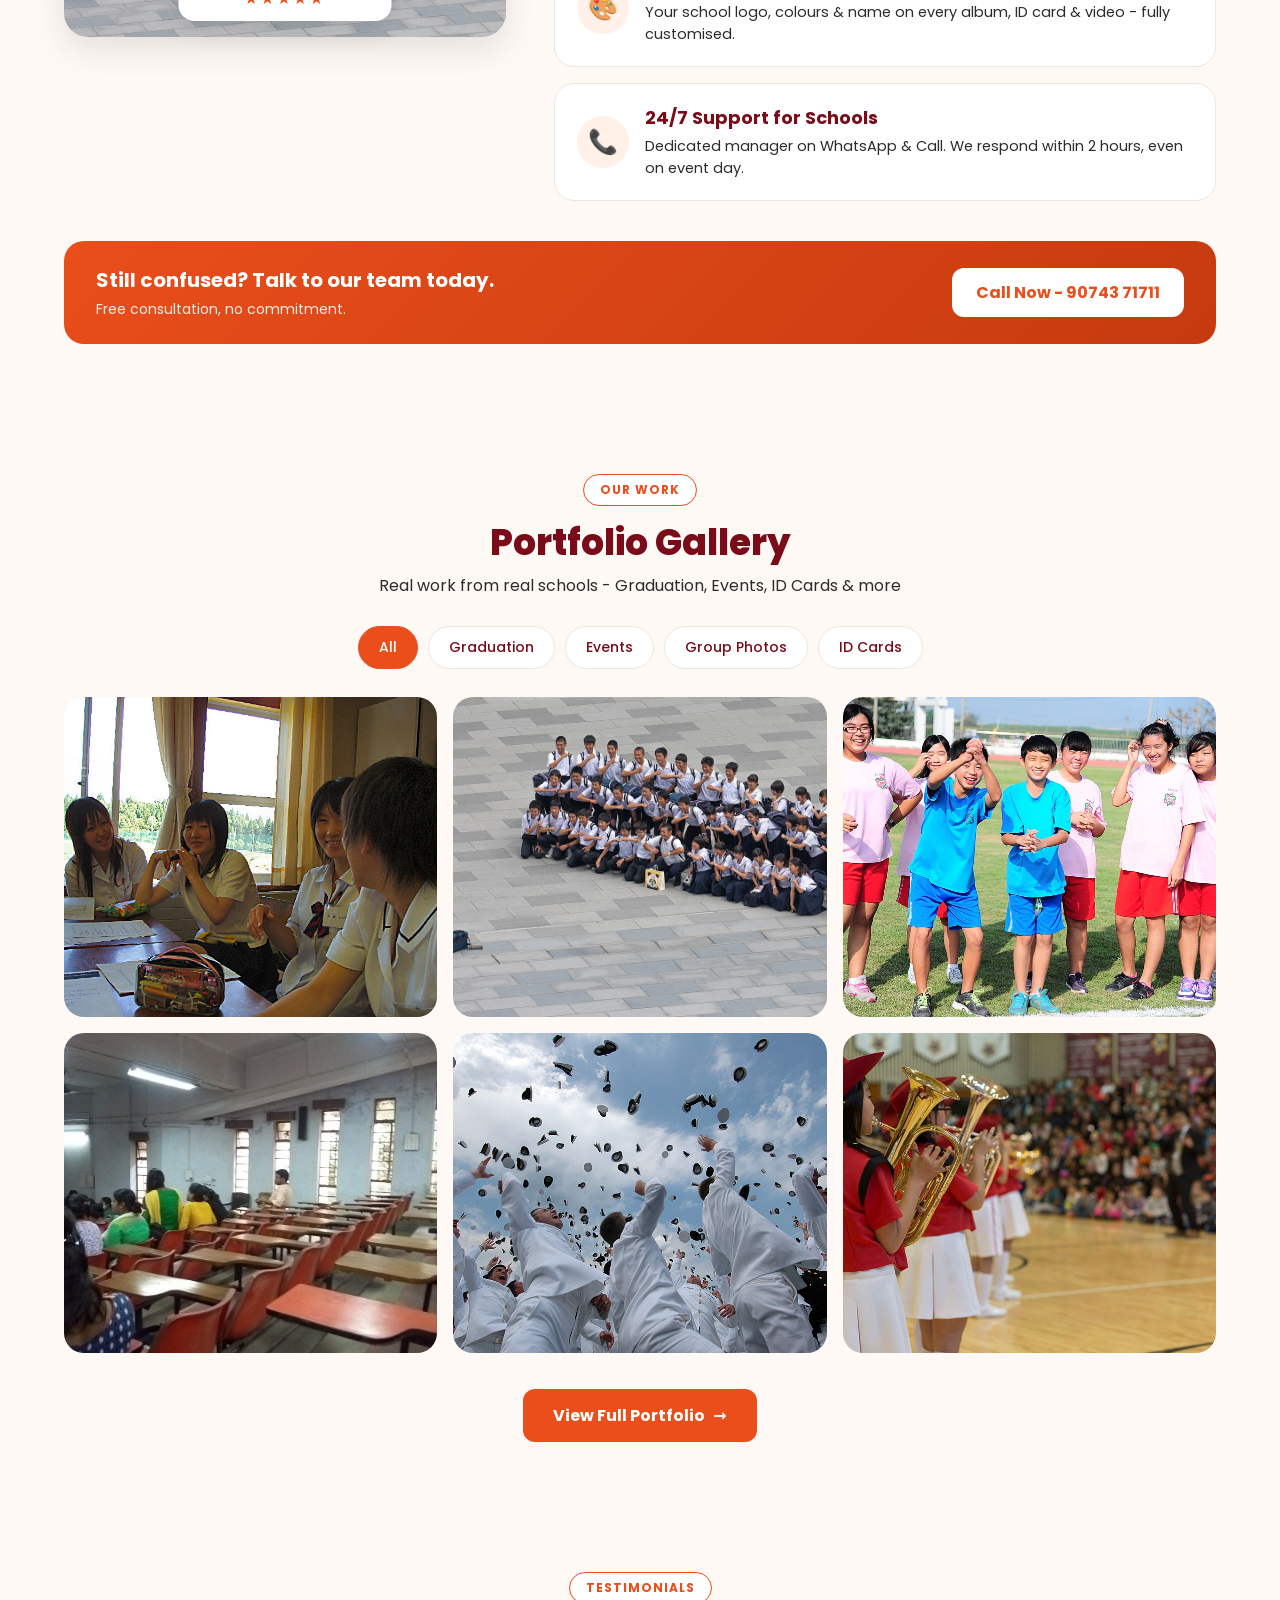
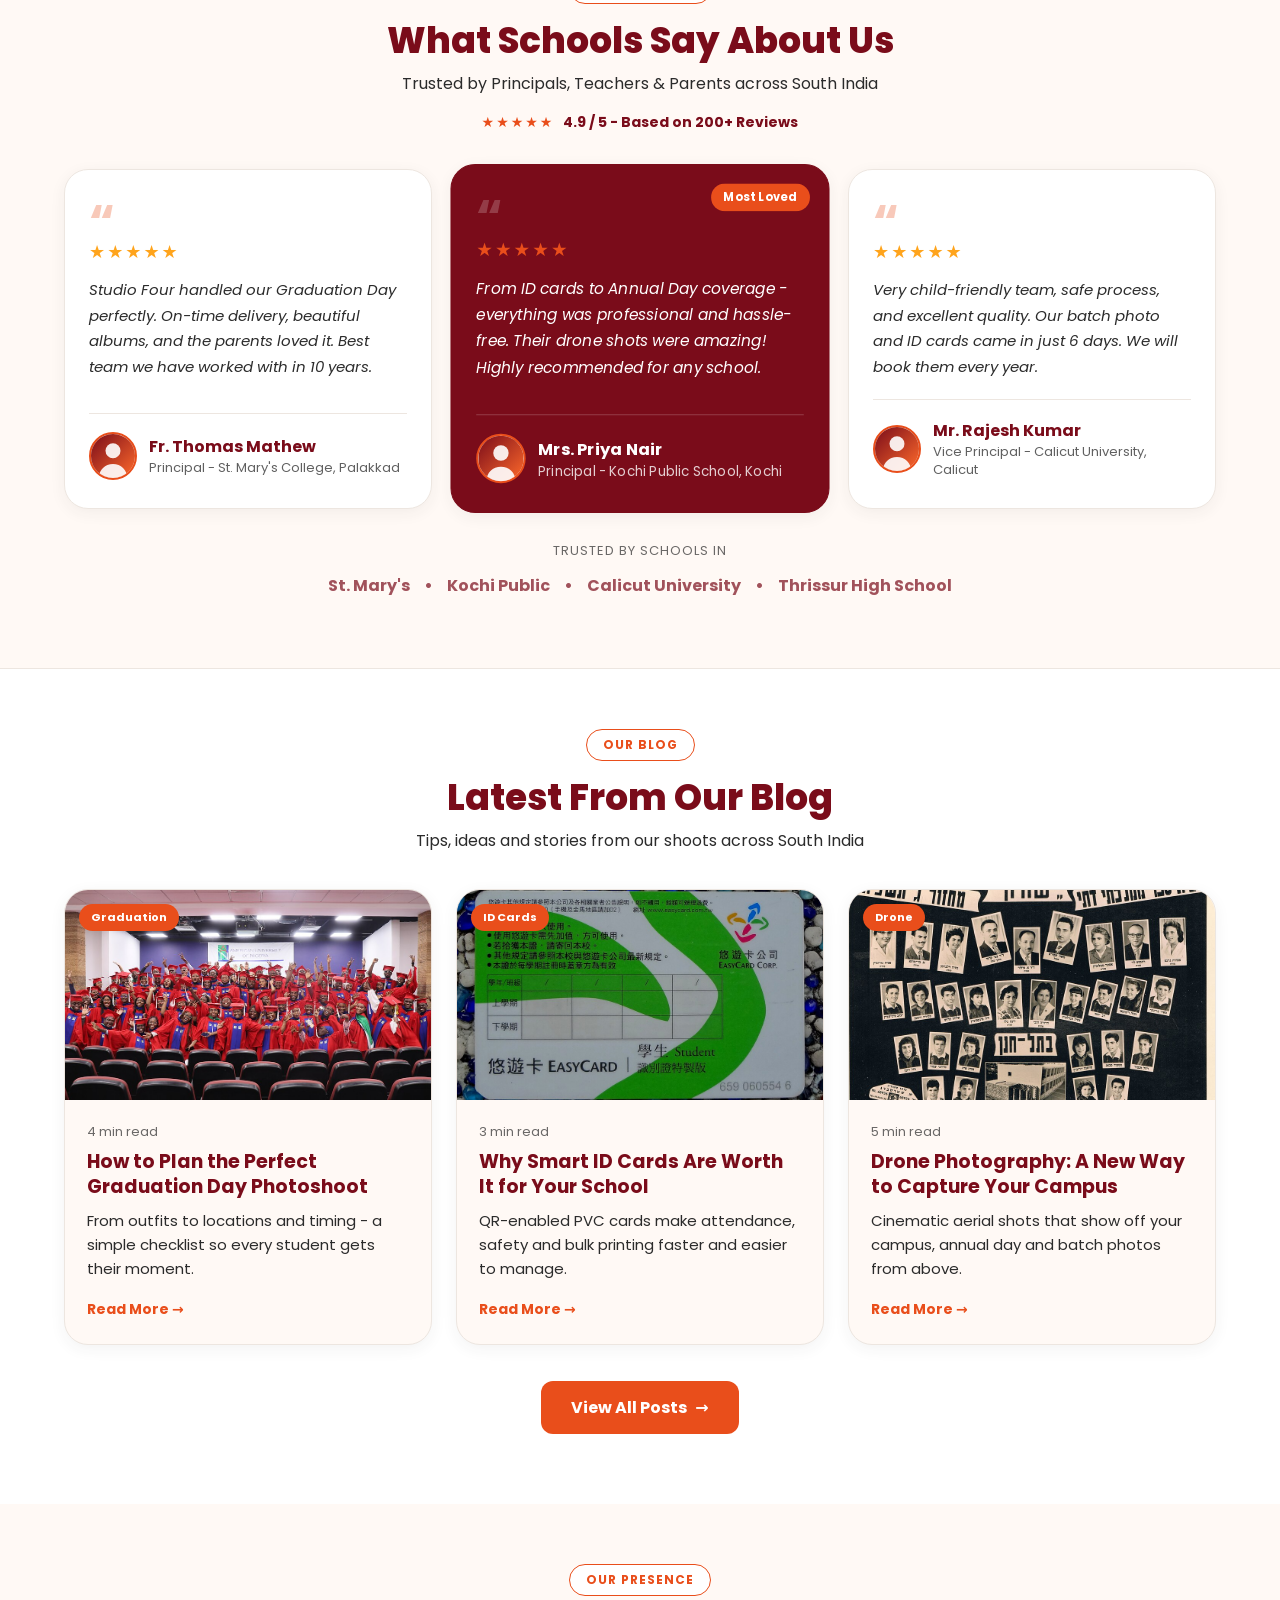
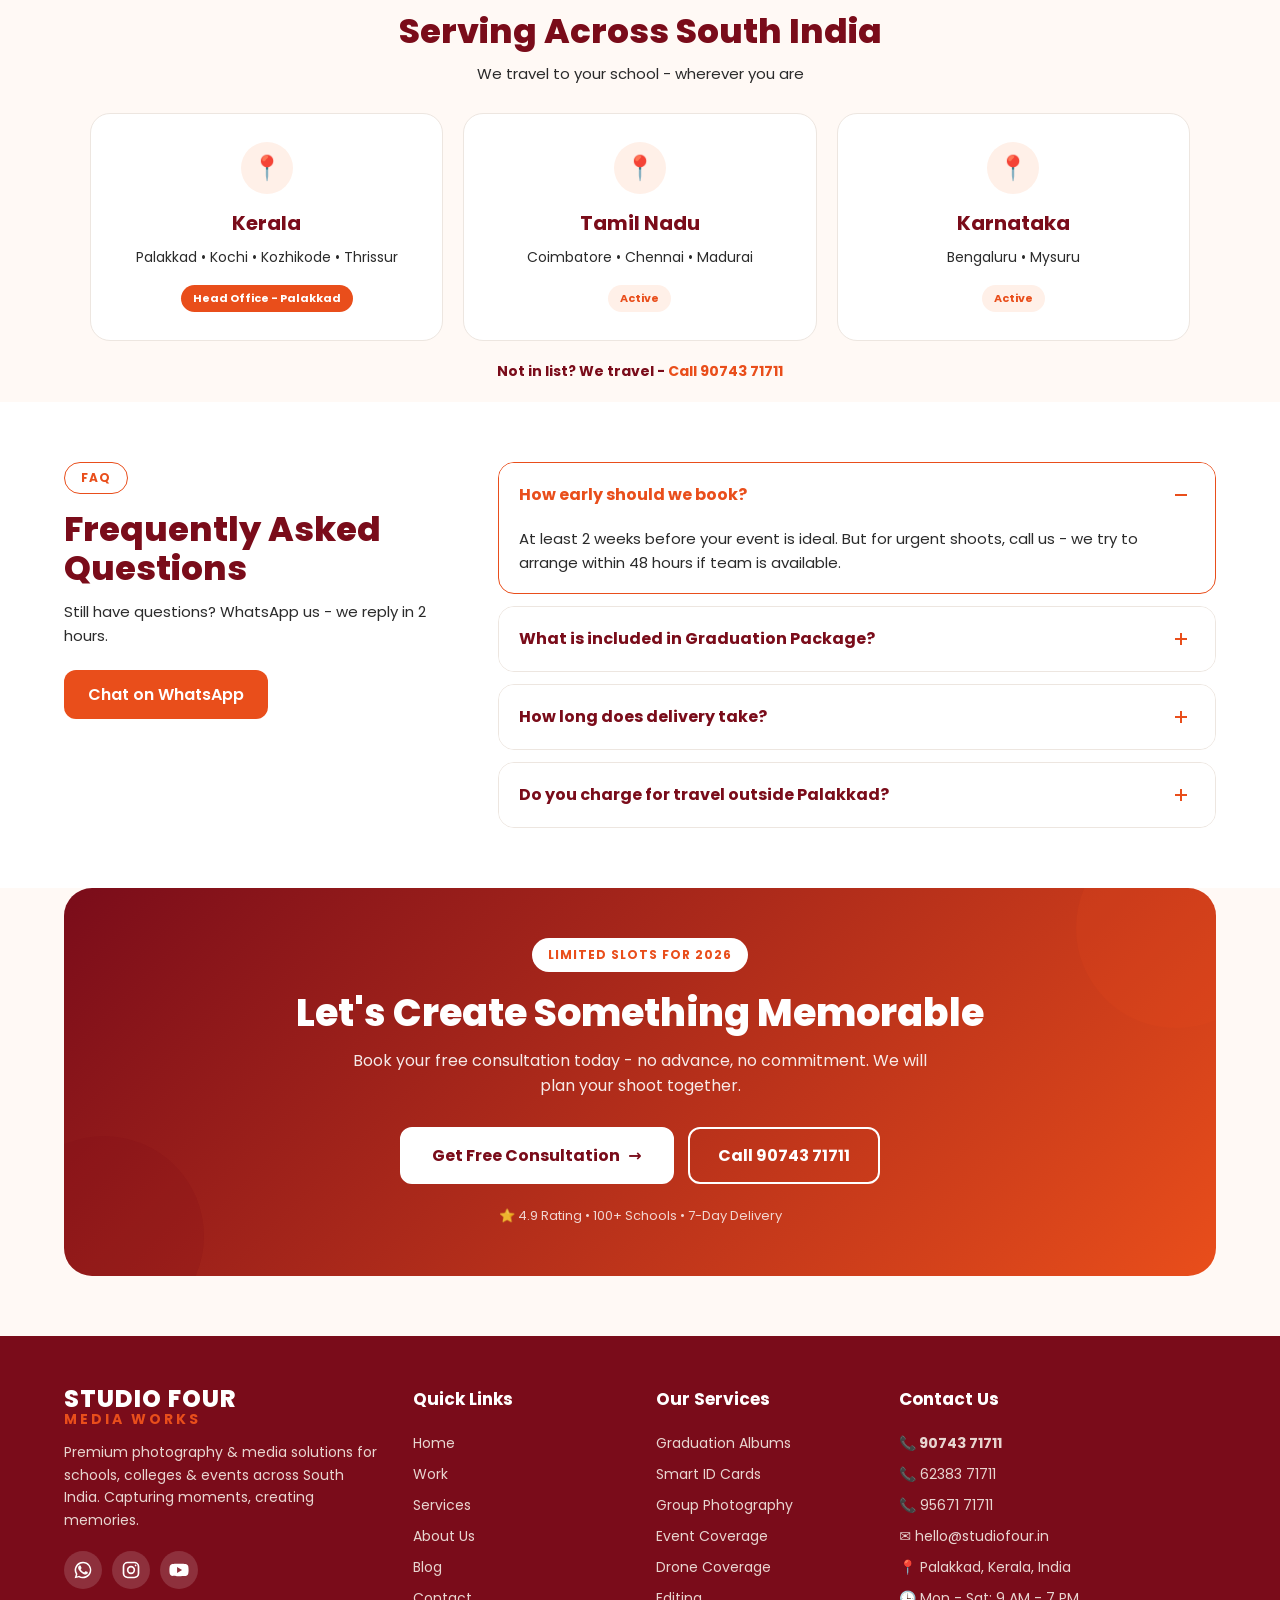
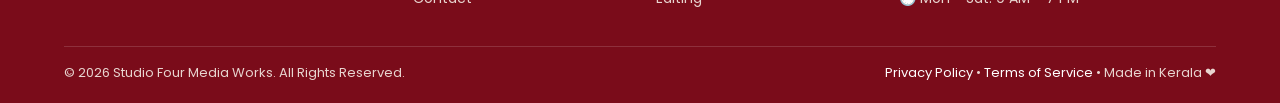
<file: home.html>
<!DOCTYPE html>
<html lang="en">
<head>
  <meta charset="UTF-8">
  <meta name="viewport" content="width=device-width, initial-scale=1.0">
  <title>Studio Four Media Works</title>

  <!-- Poppins font (falls back to Inter / system sans-serif) -->
  <link rel="preconnect" href="https://fonts.googleapis.com">
  <link rel="preconnect" href="https://fonts.gstatic.com" crossorigin>
  <link href="https://fonts.googleapis.com/css2?family=Poppins:wght@400;500;600;700;800&display=swap" rel="stylesheet">

  <link rel="stylesheet" href="css/home.css">
</head>

<body>

  <!-- =========================================================
       NAVBAR
       ========================================================= -->
  <header class="navbar" id="navbar">

    <!-- CSS-only toggle for the mobile menu -->
    <input type="checkbox" id="nav-toggle" class="nav-toggle" aria-label="Toggle menu">

    <div class="navbar-inner">

      <!-- Logo (left) -->
      <a href="home.html" class="logo" aria-label="Studio Four Media Works – Home">
        <img src="images/Studio_Four_Logo%20(1).png" alt="Studio Four Media Works">
      </a>

      <!-- Desktop nav links (center) -->
      <nav class="nav-links" aria-label="Main navigation">
        <a href="home.html" class="active" aria-current="page">Home</a>
        <a href="work.html">Work</a>
        <a href="services.html">Services</a>
        <a href="about.html">About</a>
        <a href="blogs.html">Blog</a>
        <a href="contact.html">Contact</a>
      </nav>

      <!-- Book Now (right) + hamburger (mobile only) -->
      <div class="nav-actions">
        <a href="contact.html" class="btn-book">Book Now <span class="arrow">&rarr;</span></a>
        <label for="nav-toggle" class="hamburger" aria-label="Open menu">
          <span></span><span></span><span></span>
        </label>
      </div>
    </div>

    <!-- Mobile slide-down menu -->
    <div class="mobile-menu">
      <div class="mobile-menu-top">
        <a href="home.html" class="logo" aria-label="Studio Four Media Works – Home">
          <img src="images/Studio_Four_Logo%20(1).png" alt="Studio Four Media Works">
        </a>
        <label for="nav-toggle" class="close-btn" aria-label="Close menu">&times;</label>
      </div>

      <nav class="mobile-links" aria-label="Mobile navigation">
        <a href="home.html" class="active" aria-current="page">Home</a>
        <a href="work.html">Work</a>
        <a href="services.html">Services</a>
        <a href="about.html">About</a>
        <a href="blogs.html">Blog</a>
        <a href="contact.html">Contact</a>
      </nav>

      <div class="mobile-menu-bottom">
        <a href="contact.html" class="btn-book">Book Now <span class="arrow">&rarr;</span></a>
        <div class="mobile-phones">
          <a href="tel:+919074371711">90743 71711</a><span class="sep">|</span>
          <a href="tel:+916238371711">62383 71711</a><span class="sep">|</span>
          <a href="tel:+919567171711">95671 71711</a>
        </div>
      </div>
    </div>
  </header>

  <!-- =========================================================
       HERO SECTION
       ========================================================= -->
  <section class="hero" id="home">
    <div class="hero-inner">

      <!-- LEFT: text content -->
      <div class="hero-left">
        <span class="hero-badge">
          <span class="dot"></span>
          Trusted by 100+ Schools Across South India
        </span>

        <h1 class="hero-title">
          Capturing Moments.<br>
          Creating Memories.<br>
          <span class="accent">Setting New Trends.</span>
        </h1>

        <p class="hero-text">
          Premium photography &amp; media solutions for schools, colleges, and events
          across South India. Professional, timely, and unforgettable.
        </p>

        <div class="hero-buttons">
          <a href="contact.html" class="hero-btn hero-btn-primary">Book a Shoot</a>
          <a href="work.html" class="hero-btn hero-btn-outline">View Work</a>
        </div>

        <!-- Trust stats -->
        <div class="hero-stats">
          <div class="stat-card">
            <span class="stat-icon" aria-hidden="true">🎓</span>
            <strong class="stat-num">100+ Schools</strong>
            <span class="stat-label">Trusted by institutions</span>
          </div>
          <div class="stat-card">
            <span class="stat-icon" aria-hidden="true">📸</span>
            <strong class="stat-num">500+ Events</strong>
            <span class="stat-label">Covered &amp; counting</span>
          </div>
          <div class="stat-card">
            <span class="stat-icon" aria-hidden="true">⏱️</span>
            <strong class="stat-num">7-Day Delivery</strong>
            <span class="stat-label">Fast turnaround</span>
          </div>
          <div class="stat-card">
            <span class="stat-icon" aria-hidden="true">⭐</span>
            <strong class="stat-num">4.9 Rating</strong>
            <span class="stat-label">Trusted by clients</span>
          </div>
        </div>
      </div>

      <!-- RIGHT: hero image + floating elements -->
      <div class="hero-right">
        <img src="images/hero-graduation.jpg" alt="Graduation Students" class="hero-img">

        <div class="hero-float-badge">2026<br>&bull; New Trends</div>

        <div class="hero-float-card">
          <span class="dot"></span>
          <div>
            <strong>7-Day Delivery Guaranteed</strong>
            <span>Edited photos &amp; videos in 7 days</span>
          </div>
        </div>
      </div>

    </div>
  </section>

  <!-- =========================================================
       VIDEO SLIDER SECTION
       Put your videos in /videos (video1.mp4 ...) and posters in /images
       ========================================================= -->
  <section class="vslider" id="work">
    <div class="vslider-inner">

      <!-- Heading + arrows -->
      <div class="vslider-head">
        <div>
          <span class="vslider-eyebrow">Our Work</span>
          <h2 class="vslider-title">Stories We've Captured</h2>
          <p class="vslider-sub">Watch highlights from schools, colleges and events across South India.</p>
        </div>
        <div class="vslider-arrows">
          <button type="button" class="vslider-arrow" id="vs-prev" aria-label="Previous videos">&larr;</button>
          <button type="button" class="vslider-arrow" id="vs-next" aria-label="Next videos">&rarr;</button>
        </div>
      </div>

      <!-- Slider track (scroll-snap) -->
      <div class="vslider-track" id="vs-track">

        <article class="vslide">
          <video controls playsinline preload="none" poster="images/video1-poster.jpg">
            <source src="videos/video1.mp4" type="video/mp4">
          </video>
          <div class="vslide-info">
            <h3>Graduation Day Highlights</h3>
            <span>School Event</span>
          </div>
        </article>

        <article class="vslide">
          <video controls playsinline preload="none" poster="images/video2-poster.jpg">
            <source src="videos/video2.mp4" type="video/mp4">
          </video>
          <div class="vslide-info">
            <h3>Annual Day Celebration</h3>
            <span>School Event</span>
          </div>
        </article>

        <article class="vslide">
          <video controls playsinline preload="none" poster="images/video3-poster.jpg">
            <source src="videos/video3.mp4" type="video/mp4">
          </video>
          <div class="vslide-info">
            <h3>College Fest Aftermovie</h3>
            <span>College Event</span>
          </div>
        </article>

        <article class="vslide">
          <video controls playsinline preload="none" poster="images/video4-poster.jpg">
            <source src="videos/video4.mp4" type="video/mp4">
          </video>
          <div class="vslide-info">
            <h3>Sports Day Reel</h3>
            <span>School Event</span>
          </div>
        </article>

        <article class="vslide">
          <video controls playsinline preload="none" poster="images/video5-poster.jpg">
            <source src="videos/video5.mp4" type="video/mp4">
          </video>
          <div class="vslide-info">
            <h3>Campus Promo Film</h3>
            <span>Corporate</span>
          </div>
        </article>

      </div>

      <div class="vslider-more">
        <a href="testimonials.html" class="vslider-more-link">View All Video Testimonials <span>&rarr;</span></a>
      </div>
    </div>
  </section>

  <!-- =========================================================
       COMPLETE SOLUTIONS SECTION
       ========================================================= -->
  <section class="solutions-section" id="services">

    <!-- Header -->
    <div class="solutions-header">
      <span class="solutions-pill">What We Do</span>
      <h2 class="solutions-title">Complete Solutions</h2>
      <p class="solutions-sub">Everything you need for your institution, covered end-to-end</p>
    </div>

    <!-- 6 cards: 3 x 2 on desktop -->
    <div class="solutions-grid">

      <!-- 1. Highlighted card -->
      <article class="solution-card featured">
        <span class="popular">Most Popular</span>
        <div class="solution-icon" aria-hidden="true">🎓</div>
        <h3>Graduation Concept Albums</h3>
        <p>Custom designed albums with premium print, concept shoots &amp; digital delivery.</p>
        <div class="solution-tags">
          <span class="solution-tag">Concept Shoot</span>
          <span class="solution-tag">Premium Print</span>
        </div>
        <a href="service-graduation.html" class="solution-link">Learn More <span>&rarr;</span></a>
      </article>

      <!-- 2 -->
      <article class="solution-card">
        <div class="solution-icon" aria-hidden="true">🪪</div>
        <h3>Smart ID Cards</h3>
        <p>QR-enabled, durable PVC ID cards for students &amp; staff with fast bulk printing.</p>
        <div class="solution-tags">
          <span class="solution-tag">QR Enabled</span>
          <span class="solution-tag">PVC</span>
          <span class="solution-tag">Bulk</span>
        </div>
        <a href="service-id-cards.html" class="solution-link">Learn More <span>&rarr;</span></a>
      </article>

      <!-- 3 -->
      <article class="solution-card">
        <div class="solution-icon" aria-hidden="true">👥</div>
        <h3>Group Photography</h3>
        <p>Large group shots, class photos &amp; batch photos with professional setup &amp; lighting.</p>
        <div class="solution-tags">
          <span class="solution-tag">Class Photos</span>
          <span class="solution-tag">Batch Photos</span>
        </div>
        <a href="service-group-photography.html" class="solution-link">Learn More <span>&rarr;</span></a>
      </article>

      <!-- 4 -->
      <article class="solution-card">
        <div class="solution-icon" aria-hidden="true">📸</div>
        <h3>Event Coverage</h3>
        <p>Photo &amp; video coverage for fests, annual day, sports day, seminars &amp; functions.</p>
        <div class="solution-tags">
          <span class="solution-tag">Photo</span>
          <span class="solution-tag">Video</span>
          <span class="solution-tag">Full Day</span>
        </div>
        <a href="service-event-coverage.html" class="solution-link">Learn More <span>&rarr;</span></a>
      </article>

      <!-- 5 -->
      <article class="solution-card">
        <div class="solution-icon" aria-hidden="true">🚁</div>
        <h3>Drone Coverage</h3>
        <p>Aerial shots for campus, events &amp; group photos - cinematic drone views.</p>
        <div class="solution-tags">
          <span class="solution-tag">Aerial</span>
          <span class="solution-tag">4K Drone</span>
        </div>
        <a href="service-drone-coverage.html" class="solution-link">Learn More <span>&rarr;</span></a>
      </article>

      <!-- 6 -->
      <article class="solution-card">
        <div class="solution-icon" aria-hidden="true">🎬</div>
        <h3>Photo &amp; Video Editing</h3>
        <p>Retouch, color grading, reels edit &amp; highlight films - delivered in 7 days.</p>
        <div class="solution-tags">
          <span class="solution-tag">Retouch</span>
          <span class="solution-tag">Reels Edit</span>
        </div>
        <a href="service-editing.html" class="solution-link">Learn More <span>&rarr;</span></a>
      </article>

    </div>
  </section>

  <!-- =========================================================
       WHY CHOOSE US SECTION
       ========================================================= -->
  <section class="why-section" id="about">
    <div class="why-inner">

      <div class="why-grid">

        <!-- LEFT: pill, heading, text, image + stats badge -->
        <div class="why-left">
          <span class="why-pill">Why Studio Four</span>
          <h2 class="why-title">Why Choose Us?</h2>
          <p class="why-text">
            We don't just take photos. We create memories schools are proud of -
            safe, on-time, and premium quality every time.
          </p>

          <div class="why-image">
            <img src="images/why-choose-us.jpg" alt="School Photography Team">
            <div class="why-badge">
              <strong>100+ Schools Trust Us</strong>
              <span class="why-stars" aria-label="5 stars">★★★★★</span>
            </div>
          </div>
        </div>

        <!-- RIGHT: 5 points -->
        <div class="why-right">

          <article class="why-card">
            <div class="why-icon" aria-hidden="true">👨‍🏫</div>
            <div>
              <h3>Experienced School Team</h3>
              <p>10+ years working only with schools &amp; colleges. We know how to handle kids, crowds &amp; principals.</p>
            </div>
          </article>

          <article class="why-card">
            <div class="why-icon" aria-hidden="true">⭐</div>
            <div>
              <h3>Premium Quality Prints &amp; Digital</h3>
              <p>High-resolution, print-ready photos + secure online gallery for parents &amp; schools.</p>
            </div>
          </article>

          <article class="why-card">
            <div class="why-icon" aria-hidden="true">🛡️</div>
            <div>
              <h3>Safe &amp; Child-Friendly Approach</h3>
              <p>Verified team, no misuse of photos, parental consent &amp; child safety first - always.</p>
            </div>
          </article>

          <article class="why-card">
            <div class="why-icon" aria-hidden="true">🎨</div>
            <div>
              <h3>Custom Branded Deliverables</h3>
              <p>Your school logo, colours &amp; name on every album, ID card &amp; video - fully customised.</p>
            </div>
          </article>

          <article class="why-card">
            <div class="why-icon" aria-hidden="true">📞</div>
            <div>
              <h3>24/7 Support for Schools</h3>
              <p>Dedicated manager on WhatsApp &amp; Call. We respond within 2 hours, even on event day.</p>
            </div>
          </article>

        </div>
      </div>

      <!-- Bottom CTA strip -->
      <div class="why-cta">
        <div class="why-cta-text">
          <strong>Still confused? Talk to our team today.</strong>
          <span>Free consultation, no commitment.</span>
        </div>
        <a href="tel:9074371711" class="why-cta-btn">Call Now - 90743 71711</a>
      </div>

    </div>
  </section>

  <!-- =========================================================
       PORTFOLIO GALLERY SECTION
       ========================================================= -->
  <section class="portfolio-section" id="portfolio">

    <!-- Header -->
    <div class="portfolio-header">
      <span class="portfolio-pill">Our Work</span>
      <h2 class="portfolio-title">Portfolio Gallery</h2>
      <p class="portfolio-sub">Real work from real schools - Graduation, Events, ID Cards &amp; more</p>
    </div>

    <!-- Filter buttons -->
    <div class="portfolio-filters" role="group" aria-label="Filter gallery">
      <button type="button" class="filter-btn active" data-filter="all">All</button>
      <button type="button" class="filter-btn" data-filter="Graduation">Graduation</button>
      <button type="button" class="filter-btn" data-filter="Events">Events</button>
      <button type="button" class="filter-btn" data-filter="Group Photos">Group Photos</button>
      <button type="button" class="filter-btn" data-filter="ID Cards">ID Cards</button>
    </div>

    <!-- Gallery grid: 3 x 2 on desktop -->
    <div class="gallery-grid" id="gallery-grid">

      <figure class="gallery-item" data-category="Graduation">
        <img src="images/gallery-1.jpg" alt="Graduation 2025 at St. Mary's College, Palakkad" loading="lazy">
        <figcaption class="gallery-overlay">
          <span class="gallery-cat">Graduation</span>
          <strong>Graduation 2025</strong>
          <span class="gallery-loc">St. Mary's College, Palakkad</span>
        </figcaption>
      </figure>

      <figure class="gallery-item" data-category="Events">
        <img src="images/gallery-2.jpg" alt="Annual Day at Kochi Public School" loading="lazy">
        <figcaption class="gallery-overlay">
          <span class="gallery-cat">Events</span>
          <strong>Annual Day</strong>
          <span class="gallery-loc">Kochi Public School</span>
        </figcaption>
      </figure>

      <figure class="gallery-item" data-category="Group Photos">
        <img src="images/gallery-3.jpg" alt="Class of 2026 batch photo, Thrissur" loading="lazy">
        <figcaption class="gallery-overlay">
          <span class="gallery-cat">Group Photos</span>
          <strong>Class of 2026 Batch Photo</strong>
          <span class="gallery-loc">Thrissur</span>
        </figcaption>
      </figure>

      <figure class="gallery-item" data-category="Graduation">
        <img src="images/gallery-4.jpg" alt="Convocation moments at Calicut University" loading="lazy">
        <figcaption class="gallery-overlay">
          <span class="gallery-cat">Graduation</span>
          <strong>Convocation Moments</strong>
          <span class="gallery-loc">Calicut University</span>
        </figcaption>
      </figure>

      <figure class="gallery-item" data-category="ID Cards">
        <img src="images/gallery-5.jpg" alt="Smart ID card shoot, Kozhikode" loading="lazy">
        <figcaption class="gallery-overlay">
          <span class="gallery-cat">ID Cards</span>
          <strong>Smart ID Card Shoot</strong>
          <span class="gallery-loc">Kozhikode</span>
        </figcaption>
      </figure>

      <figure class="gallery-item" data-category="Events">
        <img src="images/gallery-6.jpg" alt="College fest highlights, Ernakulam" loading="lazy">
        <figcaption class="gallery-overlay">
          <span class="gallery-cat">Events</span>
          <strong>College Fest Highlights</strong>
          <span class="gallery-loc">Ernakulam</span>
        </figcaption>
      </figure>

    </div>

    <!-- Bottom button -->
    <div class="portfolio-more">
      <a href="work.html" class="portfolio-btn">View Full Portfolio <span>&rarr;</span></a>
    </div>
  </section>

  <!-- =========================================================
       TESTIMONIALS SECTION
       ========================================================= -->
  <section class="testimonials-section" id="testimonials">

    <!-- Header -->
    <div class="testimonials-header">
      <span class="testimonials-pill">Testimonials</span>
      <h2 class="testimonials-title">What Schools Say About Us</h2>
      <p class="testimonials-sub">Trusted by Principals, Teachers &amp; Parents across South India</p>
      <p class="testimonials-rating">
        <span class="rating-stars" aria-hidden="true">★★★★★</span>
        4.9 / 5 - Based on 200+ Reviews
      </p>
    </div>

    <!-- 3 cards -->
    <div class="testimonial-grid">

      <!-- 1 -->
      <article class="testimonial-card">
        <span class="quote-mark" aria-hidden="true">&ldquo;</span>
        <div class="testimonial-stars" aria-label="5 out of 5 stars">★★★★★</div>
        <p class="testimonial-text">
          Studio Four handled our Graduation Day perfectly. On-time delivery, beautiful albums,
          and the parents loved it. Best team we have worked with in 10 years.
        </p>
        <div class="testimonial-profile">
          <img src="images/person.svg" alt="Fr. Thomas Mathew">
          <div>
            <strong>Fr. Thomas Mathew</strong>
            <span>Principal - St. Mary's College, Palakkad</span>
          </div>
        </div>
      </article>

      <!-- 2: highlighted -->
      <article class="testimonial-card featured">
        <span class="testimonial-badge">Most Loved</span>
        <span class="quote-mark" aria-hidden="true">&ldquo;</span>
        <div class="testimonial-stars" aria-label="5 out of 5 stars">★★★★★</div>
        <p class="testimonial-text">
          From ID cards to Annual Day coverage - everything was professional and hassle-free.
          Their drone shots were amazing! Highly recommended for any school.
        </p>
        <div class="testimonial-profile">
          <img src="images/person.svg" alt="Mrs. Priya Nair">
          <div>
            <strong>Mrs. Priya Nair</strong>
            <span>Principal - Kochi Public School, Kochi</span>
          </div>
        </div>
      </article>

      <!-- 3 -->
      <article class="testimonial-card">
        <span class="quote-mark" aria-hidden="true">&ldquo;</span>
        <div class="testimonial-stars" aria-label="5 out of 5 stars">★★★★★</div>
        <p class="testimonial-text">
          Very child-friendly team, safe process, and excellent quality. Our batch photo and
          ID cards came in just 6 days. We will book them every year.
        </p>
        <div class="testimonial-profile">
          <img src="images/person.svg" alt="Mr. Rajesh Kumar">
          <div>
            <strong>Mr. Rajesh Kumar</strong>
            <span>Vice Principal - Calicut University, Calicut</span>
          </div>
        </div>
      </article>

    </div>

    <!-- Logo strip -->
    <div class="testimonials-logos">
      <p>Trusted by schools in</p>
      <ul>
        <li>St. Mary's</li>
        <li>Kochi Public</li>
        <li>Calicut University</li>
        <li>Thrissur High School</li>
      </ul>
    </div>
  </section>

  <!-- =========================================================
       BLOG SECTION
       ========================================================= -->
  <section class="blog-section" id="blog">

    <!-- Header -->
    <div class="blog-header">
      <span class="blog-pill">Our Blog</span>
      <h2 class="blog-title">Latest From Our Blog</h2>
      <p class="blog-sub">Tips, ideas and stories from our shoots across South India</p>
    </div>

    <!-- 3 post cards -->
    <div class="blog-grid">

      <article class="blog-card">
        <a href="#" class="blog-thumb">
          <img src="images/blog-1.jpg" alt="Graduation day photoshoot" loading="lazy">
          <span class="blog-cat">Graduation</span>
        </a>
        <div class="blog-body">
          <span class="blog-meta">4 min read</span>
          <h3><a href="#">How to Plan the Perfect Graduation Day Photoshoot</a></h3>
          <p>From outfits to locations and timing - a simple checklist so every student gets their moment.</p>
          <a href="#" class="blog-link">Read More <span>&rarr;</span></a>
        </div>
      </article>

      <article class="blog-card">
        <a href="#" class="blog-thumb">
          <img src="images/blog-2.jpg" alt="Smart ID cards for students" loading="lazy">
          <span class="blog-cat">ID Cards</span>
        </a>
        <div class="blog-body">
          <span class="blog-meta">3 min read</span>
          <h3><a href="#">Why Smart ID Cards Are Worth It for Your School</a></h3>
          <p>QR-enabled PVC cards make attendance, safety and bulk printing faster and easier to manage.</p>
          <a href="#" class="blog-link">Read More <span>&rarr;</span></a>
        </div>
      </article>

      <article class="blog-card">
        <a href="#" class="blog-thumb">
          <img src="images/blog-3.jpg" alt="Drone view of a school campus" loading="lazy">
          <span class="blog-cat">Drone</span>
        </a>
        <div class="blog-body">
          <span class="blog-meta">5 min read</span>
          <h3><a href="#">Drone Photography: A New Way to Capture Your Campus</a></h3>
          <p>Cinematic aerial shots that show off your campus, annual day and batch photos from above.</p>
          <a href="#" class="blog-link">Read More <span>&rarr;</span></a>
        </div>
      </article>

    </div>

    <!-- Bottom button -->
    <div class="blog-more">
      <a href="blogs.html" class="blog-btn">View All Posts <span>&rarr;</span></a>
    </div>
  </section>

  <!-- =========================================================
       OUR PRESENCE SECTION
       ========================================================= -->
  <section class="presence-section" id="presence">

    <!-- Header -->
    <div class="presence-header">
      <span class="presence-pill">Our Presence</span>
      <h2 class="presence-title">Serving Across South India</h2>
      <p class="presence-sub">We travel to your school - wherever you are</p>
    </div>

    <!-- 3 location cards -->
    <div class="presence-grid">

      <article class="presence-card">
        <div class="presence-pin" aria-hidden="true">📍</div>
        <h3>Kerala</h3>
        <p>Palakkad &bull; Kochi &bull; Kozhikode &bull; Thrissur</p>
        <span class="presence-tag head">Head Office - Palakkad</span>
      </article>

      <article class="presence-card">
        <div class="presence-pin" aria-hidden="true">📍</div>
        <h3>Tamil Nadu</h3>
        <p>Coimbatore &bull; Chennai &bull; Madurai</p>
        <span class="presence-tag">Active</span>
      </article>

      <article class="presence-card">
        <div class="presence-pin" aria-hidden="true">📍</div>
        <h3>Karnataka</h3>
        <p>Bengaluru &bull; Mysuru</p>
        <span class="presence-tag">Active</span>
      </article>

    </div>

    <p class="presence-note">
      Not in list? We travel - <a href="tel:9074371711">Call 90743 71711</a>
    </p>
  </section>


  <!-- =========================================================
       FAQ SECTION
       ========================================================= -->
  <section class="faq-section" id="faq">
    <div class="faq-inner">

      <!-- LEFT: heading + WhatsApp button -->
      <div class="faq-left">
        <span class="faq-pill">FAQ</span>
        <h2 class="faq-title">Frequently Asked Questions</h2>
        <p class="faq-text">Still have questions? WhatsApp us - we reply in 2 hours.</p>
        <a href="https://wa.me/919074371711" class="faq-btn" target="_blank" rel="noopener">Chat on WhatsApp</a>
      </div>

      <!-- RIGHT: accordion (first item open by default) -->
      <div class="faq-right">

        <div class="faq-item open">
          <button type="button" class="faq-question" aria-expanded="true" aria-controls="faq-a1" id="faq-q1">
            <span>How early should we book?</span>
            <span class="faq-icon" aria-hidden="true"></span>
          </button>
          <div class="faq-answer" id="faq-a1" role="region" aria-labelledby="faq-q1">
            <p>At least 2 weeks before your event is ideal. But for urgent shoots, call us - we try to arrange within 48 hours if team is available.</p>
          </div>
        </div>

        <div class="faq-item">
          <button type="button" class="faq-question" aria-expanded="false" aria-controls="faq-a2" id="faq-q2">
            <span>What is included in Graduation Package?</span>
            <span class="faq-icon" aria-hidden="true"></span>
          </button>
          <div class="faq-answer" id="faq-a2" role="region" aria-labelledby="faq-q2">
            <p>Concept shoot, group photo, individual portraits, designed album, digital gallery &amp; 1 highlight reel. Custom add-ons like drone &amp; ID cards available.</p>
          </div>
        </div>

        <div class="faq-item">
          <button type="button" class="faq-question" aria-expanded="false" aria-controls="faq-a3" id="faq-q3">
            <span>How long does delivery take?</span>
            <span class="faq-icon" aria-hidden="true"></span>
          </button>
          <div class="faq-answer" id="faq-a3" role="region" aria-labelledby="faq-q3">
            <p>Edited photos &amp; videos in 7 working days. Albums &amp; printed ID cards in 10-12 days. Express delivery available on request.</p>
          </div>
        </div>

        <div class="faq-item">
          <button type="button" class="faq-question" aria-expanded="false" aria-controls="faq-a4" id="faq-q4">
            <span>Do you charge for travel outside Palakkad?</span>
            <span class="faq-icon" aria-hidden="true"></span>
          </button>
          <div class="faq-answer" id="faq-a4" role="region" aria-labelledby="faq-q4">
            <p>For Kochi, Kozhikode &amp; nearby districts - no extra travel charge for 1-day shoots. For Tamil Nadu &amp; Karnataka, small travel charge applies - we quote upfront, no hidden charges.</p>
          </div>
        </div>

      </div>
    </div>
  </section>


  <!-- =========================================================
       FINAL CTA SECTION
       ========================================================= -->
  <section class="cta-section" id="book">
    <div class="cta-banner">
      <span class="cta-pill">Limited Slots for 2026</span>
      <h2 class="cta-title">Let's Create Something Memorable</h2>
      <p class="cta-text">Book your free consultation today - no advance, no commitment. We will plan your shoot together.</p>

      <div class="cta-buttons">
        <a href="contact.html" class="cta-btn cta-btn-light">Get Free Consultation <span>&rarr;</span></a>
        <a href="tel:9074371711" class="cta-btn cta-btn-outline">Call 90743 71711</a>
      </div>

      <p class="cta-proof">⭐ 4.9 Rating &bull; 100+ Schools &bull; 7-Day Delivery</p>
    </div>
  </section>


  <!-- =========================================================
       FOOTER
       ========================================================= -->
  <footer class="footer">
    <div class="footer-grid">

      <!-- Column 1: brand -->
      <div class="footer-col footer-brand">
        <!-- Text logo (swap for <img src="logo-white.png" alt="Studio Four Media Works"> once the white logo exists) -->
        <a href="home.html" class="footer-logo" aria-label="Studio Four Media Works">
          <strong>STUDIO FOUR</strong>
          <span>MEDIA WORKS</span>
        </a>
        <p>Premium photography &amp; media solutions for schools, colleges &amp; events across South India. Capturing moments, creating memories.</p>

        <div class="footer-social">
          <a href="https://wa.me/919074371711" target="_blank" rel="noopener" aria-label="WhatsApp"><svg viewBox="0 0 24 24" width="20" height="20" fill="currentColor" aria-hidden="true"><path d="M17.5 14.4c-.3-.1-1.7-.8-2-.9-.3-.1-.5-.1-.7.1-.2.3-.8.9-.9 1.1-.2.2-.3.2-.6.1-.3-.1-1.2-.5-2.3-1.4-.9-.8-1.4-1.7-1.6-2-.2-.3 0-.4.1-.6.1-.1.3-.3.4-.5.1-.2.2-.3.3-.5.1-.2 0-.4 0-.5-.1-.1-.7-1.6-.9-2.2-.2-.6-.5-.5-.7-.5h-.6c-.2 0-.5.1-.8.4-.3.3-1 1-1 2.4s1 2.8 1.2 3c.1.2 2 3.1 4.9 4.3.7.3 1.2.5 1.6.6.7.2 1.3.2 1.8.1.5-.1 1.7-.7 1.9-1.4.2-.7.2-1.2.2-1.4-.1-.1-.3-.2-.6-.3zM12 2a10 10 0 0 0-8.6 15.1L2 22l5-1.3A10 10 0 1 0 12 2zm0 18.2c-1.5 0-2.9-.4-4.1-1.1l-.3-.2-3 .8.8-2.9-.2-.3A8.2 8.2 0 1 1 12 20.2z"/></svg></a>
          <a href="#" target="_blank" rel="noopener" aria-label="Instagram"><svg viewBox="0 0 24 24" width="20" height="20" fill="none" stroke="currentColor" stroke-width="2" stroke-linecap="round" stroke-linejoin="round" aria-hidden="true"><rect x="3" y="3" width="18" height="18" rx="5"/><circle cx="12" cy="12" r="4"/><circle cx="17.5" cy="6.5" r="1" fill="currentColor" stroke="none"/></svg></a>
          <a href="#" target="_blank" rel="noopener" aria-label="YouTube"><svg viewBox="0 0 24 24" width="20" height="20" fill="currentColor" aria-hidden="true"><path d="M23 7.2a3 3 0 0 0-2.1-2.1C19 4.6 12 4.6 12 4.6s-7 0-8.9.5A3 3 0 0 0 1 7.2C.5 9.1.5 12 .5 12s0 2.9.5 4.8a3 3 0 0 0 2.1 2.1c1.9.5 8.9.5 8.9.5s7 0 8.9-.5a3 3 0 0 0 2.1-2.1c.5-1.9.5-4.8.5-4.8s0-2.9-.5-4.8zM9.7 15.5v-7l6 3.5-6 3.5z"/></svg></a>
        </div>
      </div>

      <!-- Column 2: quick links -->
      <div class="footer-col">
        <h4>Quick Links</h4>
        <a href="home.html">Home</a>
        <a href="work.html">Work</a>
        <a href="services.html">Services</a>
        <a href="about.html">About Us</a>
        <a href="blogs.html">Blog</a>
        <a href="contact.html">Contact</a>
      </div>

      <!-- Column 3: services -->
      <div class="footer-col">
        <h4>Our Services</h4>
        <a href="service-graduation.html">Graduation Albums</a>
        <a href="service-id-cards.html">Smart ID Cards</a>
        <a href="service-group-photography.html">Group Photography</a>
        <a href="service-event-coverage.html">Event Coverage</a>
        <a href="service-drone-coverage.html">Drone Coverage</a>
        <a href="service-editing.html">Editing</a>
      </div>

      <!-- Column 4: contact -->
      <div class="footer-col footer-contact">
        <h4>Contact Us</h4>
        <a href="tel:9074371711" class="footer-phone">📞 90743 71711</a>
        <a href="tel:6238371711">📞 62383 71711</a>
        <a href="tel:9567171711">📞 95671 71711</a>
        <a href="mailto:hello@studiofour.in">✉️ hello@studiofour.in</a>
        <span>📍 Palakkad, Kerala, India</span>
        <span>🕒 Mon - Sat: 9 AM - 7 PM</span>
      </div>

    </div>

    <hr class="footer-line">

    <div class="footer-bottom">
      <p>&copy; 2026 Studio Four Media Works. All Rights Reserved.</p>
      <p><a href="#">Privacy Policy</a> &bull; <a href="#">Terms of Service</a> &bull; Made in Kerala ❤️</p>
    </div>
  </footer>

  <!-- Tiny vanilla JS: add shadow on scroll + close menu when a link is tapped -->
  <script>
    (function () {
      var navbar = document.getElementById('navbar');
      var toggle = document.getElementById('nav-toggle');

      function onScroll() {
        navbar.classList.toggle('scrolled', window.scrollY > 4);
      }
      window.addEventListener('scroll', onScroll, { passive: true });
      onScroll();

      document.querySelectorAll('.mobile-menu a').forEach(function (a) {
        a.addEventListener('click', function () { toggle.checked = false; });
      });
    })();
  </script>

  <!-- Video slider: arrow buttons scroll one slide; disabled at the ends -->
  <script>
    (function () {
      var track = document.getElementById('vs-track');
      var prev = document.getElementById('vs-prev');
      var next = document.getElementById('vs-next');

      function step() {
        var slide = track.querySelector('.vslide');
        return slide.offsetWidth + 20; /* slide width + gap */
      }
      function update() {
        prev.disabled = track.scrollLeft <= 4;
        next.disabled = track.scrollLeft + track.clientWidth >= track.scrollWidth - 4;
      }
      prev.addEventListener('click', function () { track.scrollBy({ left: -step(), behavior: 'smooth' }); });
      next.addEventListener('click', function () { track.scrollBy({ left: step(), behavior: 'smooth' }); });
      /* only one reel plays at a time */
      var vids = track.querySelectorAll('video');
      vids.forEach(function (v) {
        v.addEventListener('play', function () {
          vids.forEach(function (o) { if (o !== v) o.pause(); });
        });
      });
      track.addEventListener('scroll', update, { passive: true });
      window.addEventListener('resize', update);
      update();
    })();
  </script>

  <!-- Portfolio filter: fade items out/in by data-category -->
  <script>
    (function () {
      var buttons = document.querySelectorAll('.filter-btn');
      var items = document.querySelectorAll('.gallery-item');

      buttons.forEach(function (btn) {
        btn.addEventListener('click', function () {
          var filter = btn.getAttribute('data-filter');

          buttons.forEach(function (b) { b.classList.toggle('active', b === btn); });

          items.forEach(function (item) {
            var match = filter === 'all' || item.getAttribute('data-category') === filter;

            if (match) {
              item.hidden = false;
              void item.offsetWidth;               /* restart the transition */
              item.classList.remove('is-hiding');
            } else {
              item.classList.add('is-hiding');
              setTimeout(function () {
                if (item.classList.contains('is-hiding')) item.hidden = true;
              }, 300);
            }
          });
        });
      });
    })();
  </script>

  <!-- FAQ accordion: one item open at a time -->
  <script>
    (function () {
      var items = document.querySelectorAll('.faq-item');

      items.forEach(function (item) {
        item.querySelector('.faq-question').addEventListener('click', function () {
          var wasOpen = item.classList.contains('open');

          /* close everything, then re-open the clicked one if it was closed */
          items.forEach(function (i) {
            i.classList.remove('open');
            i.querySelector('.faq-question').setAttribute('aria-expanded', 'false');
          });

          if (!wasOpen) {
            item.classList.add('open');
            item.querySelector('.faq-question').setAttribute('aria-expanded', 'true');
          }
        });
      });
    })();
  </script>
</body>
</html>
</file>
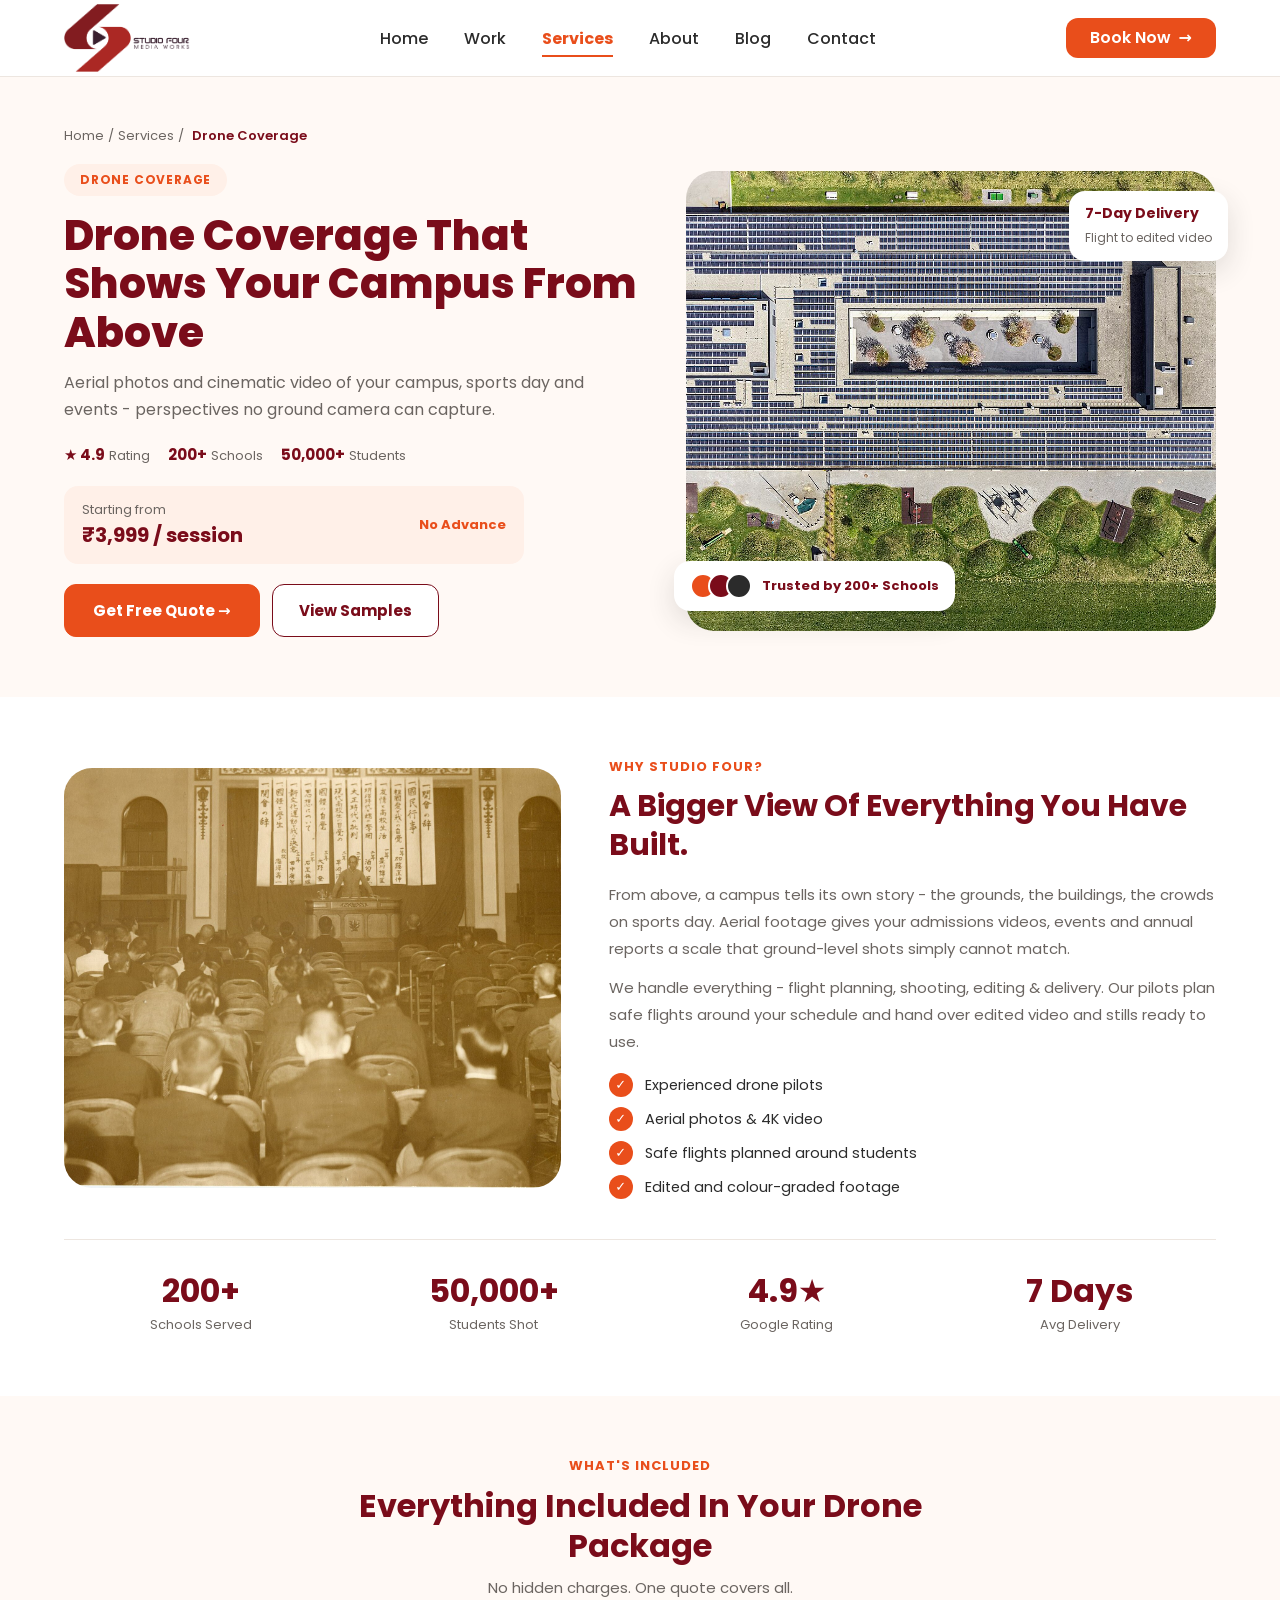
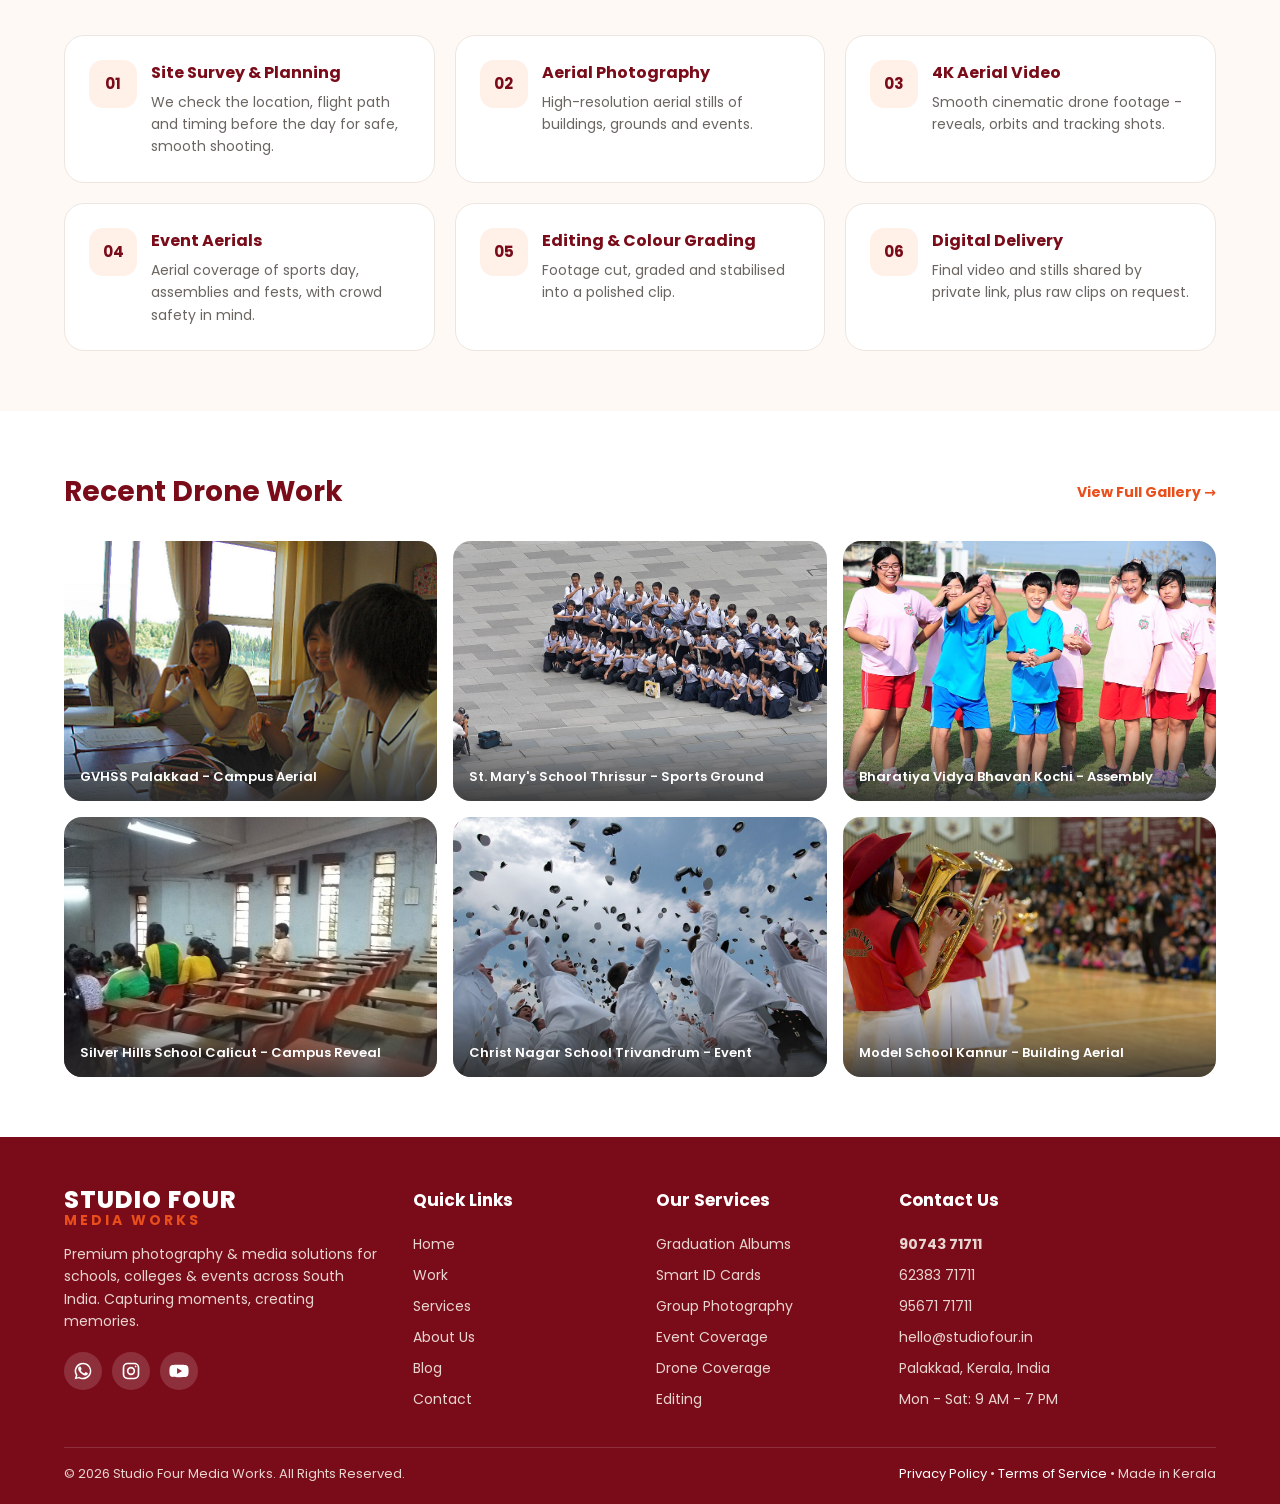
<file: service-drone-coverage.html>
<!DOCTYPE html>
<html lang="en">
<head>
  <meta charset="UTF-8">
  <meta name="viewport" content="width=device-width, initial-scale=1.0">
  <title>Drone Coverage for Schools &amp; Colleges | Studio Four Media Works</title>
  <meta name="description" content="Drone aerial photography and video for schools, colleges and events in Kerala - campus shots, event aerials and cinematic footage. Starting from Rs 3,999 per session. No advance.">
  <link rel="canonical" href="https://studiofour.example/service-drone-coverage.html">

  <meta property="og:type" content="website">
  <meta property="og:title" content="Drone Coverage That Shows Your Campus From Above | Studio Four Media Works">
  <meta property="og:description" content="Aerial photos and cinematic video of your campus, sports day and events - perspectives no ground camera can capture.">
  <meta property="og:image" content="images/service-drone-coverage-hero.jpg">

  <link rel="preconnect" href="https://fonts.googleapis.com">
  <link rel="preconnect" href="https://fonts.gstatic.com" crossorigin>
  <link href="https://fonts.googleapis.com/css2?family=Poppins:wght@400;500;600;700;800&display=swap" rel="stylesheet">

  <!-- Shared navbar + footer, then shared service-page template styles -->
  <link rel="stylesheet" href="css/layout.css">
  <link rel="stylesheet" href="css/service.css">

  <script type="application/ld+json">
  {
    "@context": "https://schema.org",
    "@type": "Service",
    "name": "Drone Coverage",
    "provider": { "@type": "LocalBusiness", "name": "Studio Four Media Works" },
    "areaServed": "South India",
    "description": "Drone aerial photography and video for schools, colleges and events in Kerala - campus shots, event aerials and cinematic footage.",
    "offers": { "@type": "Offer", "price": "3999", "priceCurrency": "INR" }
  }
  </script>
</head>

<body>

  <!-- =========================================================
       NAVBAR (shared across pages; Services is the active link)
       ========================================================= -->
  <header class="navbar" id="navbar">
    <input type="checkbox" id="nav-toggle" class="nav-toggle" aria-label="Toggle menu">

    <div class="navbar-inner">
      <a href="home.html" class="logo" aria-label="Studio Four Media Works - Home">
        <img src="images/Studio_Four_Logo%20(1).png" alt="Studio Four Media Works">
      </a>

      <nav class="nav-links" aria-label="Main navigation">
        <a href="home.html">Home</a>
        <a href="work.html">Work</a>
        <a href="services.html" class="active" aria-current="page">Services</a>
        <a href="about.html">About</a>
        <a href="blogs.html">Blog</a>
        <a href="contact.html">Contact</a>
      </nav>

      <div class="nav-actions">
        <a href="contact.html" class="btn-book">Book Now <span class="arrow">&rarr;</span></a>
        <label for="nav-toggle" class="hamburger" aria-label="Open menu">
          <span></span><span></span><span></span>
        </label>
      </div>
    </div>

    <div class="mobile-menu">
      <div class="mobile-menu-top">
        <a href="home.html" class="logo" aria-label="Studio Four Media Works - Home">
          <img src="images/Studio_Four_Logo%20(1).png" alt="Studio Four Media Works">
        </a>
        <label for="nav-toggle" class="close-btn" aria-label="Close menu">&times;</label>
      </div>

      <nav class="mobile-links" aria-label="Mobile navigation">
        <a href="home.html">Home</a>
        <a href="work.html">Work</a>
        <a href="services.html" class="active" aria-current="page">Services</a>
        <a href="about.html">About</a>
        <a href="blogs.html">Blog</a>
        <a href="contact.html">Contact</a>
      </nav>

      <div class="mobile-menu-bottom">
        <a href="contact.html" class="btn-book">Book Now <span class="arrow">&rarr;</span></a>
        <div class="mobile-phones">
          <a href="tel:+919074371711">90743 71711</a><span class="sep">|</span>
          <a href="tel:+916238371711">62383 71711</a><span class="sep">|</span>
          <a href="tel:+919567171711">95671 71711</a>
        </div>
      </div>
    </div>
  </header>

  <!-- =========================================================
       SECTION 1: SERVICE HERO
       ========================================================= -->
  <section class="service-hero band">
    <div class="band-inner">

      <nav class="breadcrumb" aria-label="Breadcrumb">
        <a href="home.html">Home</a><span>/</span><a href="services.html">Services</a><span>/</span><span aria-current="page">Drone Coverage</span>
      </nav>

      <div class="hero-grid">
        <div class="hero-text">
          <span class="category-pill">Drone Coverage</span>
          <h1>Drone Coverage That Shows Your Campus From Above</h1>
          <p class="hero-sub">Aerial photos and cinematic video of your campus, sports day and events - perspectives no ground camera can capture.</p>

          <div class="trust-row">
            <div class="trust-item"><strong>&#9733; 4.9</strong>Rating</div>
            <div class="trust-item"><strong>200+</strong>Schools</div>
            <div class="trust-item"><strong>50,000+</strong>Students</div>
          </div>

          <div class="price-hint">
            <div>
              <small>Starting from</small>
              <span class="price">&#8377;3,999 / session</span>
            </div>
            <span class="no-advance">No Advance</span>
          </div>

          <div class="btn-row">
            <a class="btn btn-primary" href="https://wa.me/919074371711">Get Free Quote &rarr;</a>
            <a class="btn btn-outline" href="#gallery">View Samples</a>
          </div>
        </div>

        <div class="hero-media">
          <img src="images/service-drone-coverage-hero.jpg" alt="Aerial drone view of a school campus and playground" width="640" height="460" fetchpriority="high">

          <div class="float-card float-delivery">
            <strong>7-Day Delivery</strong>
            <span>Flight to edited video</span>
          </div>

          <div class="float-card float-trust">
            <div class="avatars" aria-hidden="true"><i></i><i></i><i></i></div>
            <strong>Trusted by 200+ Schools</strong>
          </div>
        </div>
      </div>

    </div>
  </section>

  <!-- =========================================================
       SECTION 2: OVERVIEW
       ========================================================= -->
  <section class="service-overview band">
    <div class="band-inner">

      <div class="overview-grid">
        <img src="images/service-drone-coverage-overview.jpg" alt="Drone pilot flying a drone over a school ground" width="560" height="420" loading="lazy">

        <div class="overview-text">
          <span class="eyebrow">Why Studio Four?</span>
          <h2>A Bigger View Of Everything You Have Built.</h2>
          <p>From above, a campus tells its own story - the grounds, the buildings, the crowds on sports day. Aerial footage gives your admissions videos, events and annual reports a scale that ground-level shots simply cannot match.</p>
          <p>We handle everything - flight planning, shooting, editing &amp; delivery. Our pilots plan safe flights around your schedule and hand over edited video and stills ready to use.</p>

          <ul class="check-list">
            <li>Experienced drone pilots</li>
            <li>Aerial photos &amp; 4K video</li>
            <li>Safe flights planned around students</li>
            <li>Edited and colour-graded footage</li>
          </ul>
        </div>
      </div>

      <div class="stats-row">
        <div class="stat"><strong>200+</strong><span>Schools Served</span></div>
        <div class="stat"><strong>50,000+</strong><span>Students Shot</span></div>
        <div class="stat"><strong>4.9&#9733;</strong><span>Google Rating</span></div>
        <div class="stat"><strong>7 Days</strong><span>Avg Delivery</span></div>
      </div>

    </div>
  </section>

  <!-- =========================================================
       SECTION 3: WHAT'S INCLUDED
       ========================================================= -->
  <section class="service-included band">
    <div class="band-inner">

      <div class="section-head">
        <span class="eyebrow">What's Included</span>
        <h2>Everything Included In Your Drone Package</h2>
        <p>No hidden charges. One quote covers all.</p>
      </div>

      <div class="included-grid">

        <article class="included-card">
          <div class="included-icon" aria-hidden="true">01</div>
          <div>
            <h3>Site Survey &amp; Planning</h3>
            <p>We check the location, flight path and timing before the day for safe, smooth shooting.</p>
          </div>
        </article>

        <article class="included-card">
          <div class="included-icon" aria-hidden="true">02</div>
          <div>
            <h3>Aerial Photography</h3>
            <p>High-resolution aerial stills of buildings, grounds and events.</p>
          </div>
        </article>

        <article class="included-card">
          <div class="included-icon" aria-hidden="true">03</div>
          <div>
            <h3>4K Aerial Video</h3>
            <p>Smooth cinematic drone footage - reveals, orbits and tracking shots.</p>
          </div>
        </article>

        <article class="included-card">
          <div class="included-icon" aria-hidden="true">04</div>
          <div>
            <h3>Event Aerials</h3>
            <p>Aerial coverage of sports day, assemblies and fests, with crowd safety in mind.</p>
          </div>
        </article>

        <article class="included-card">
          <div class="included-icon" aria-hidden="true">05</div>
          <div>
            <h3>Editing &amp; Colour Grading</h3>
            <p>Footage cut, graded and stabilised into a polished clip.</p>
          </div>
        </article>

        <article class="included-card">
          <div class="included-icon" aria-hidden="true">06</div>
          <div>
            <h3>Digital Delivery</h3>
            <p>Final video and stills shared by private link, plus raw clips on request.</p>
          </div>
        </article>

      </div>
    </div>
  </section>

  <!-- =========================================================
       SECTION 4: GALLERY
       ========================================================= -->
  <section class="service-gallery band" id="gallery">
    <div class="band-inner">

      <div class="gallery-head">
        <h2>Recent Drone Work</h2>
        <a href="home.html#portfolio">View Full Gallery &rarr;</a>
      </div>

      <div class="gallery-grid">
        <figure class="gallery-item">
          <img src="images/drone-coverage-1.jpg" alt="Aerial view of GVHSS Palakkad campus" loading="lazy">
          <figcaption>GVHSS Palakkad - Campus Aerial</figcaption>
        </figure>
        <figure class="gallery-item">
          <img src="images/drone-coverage-2.jpg" alt="Sports ground seen from above" loading="lazy">
          <figcaption>St. Mary's School Thrissur - Sports Ground</figcaption>
        </figure>
        <figure class="gallery-item">
          <img src="images/drone-coverage-3.jpg" alt="School assembly from the air" loading="lazy">
          <figcaption>Bharatiya Vidya Bhavan Kochi - Assembly</figcaption>
        </figure>
        <figure class="gallery-item">
          <img src="images/drone-coverage-4.jpg" alt="Campus reveal drone shot" loading="lazy">
          <figcaption>Silver Hills School Calicut - Campus Reveal</figcaption>
        </figure>
        <figure class="gallery-item">
          <img src="images/drone-coverage-5.jpg" alt="Annual event aerial coverage" loading="lazy">
          <figcaption>Christ Nagar School Trivandrum - Event</figcaption>
        </figure>
        <figure class="gallery-item">
          <img src="images/drone-coverage-6.jpg" alt="School building aerial photograph" loading="lazy">
          <figcaption>Model School Kannur - Building Aerial</figcaption>
        </figure>
      </div>

    </div>
  </section>

  <!-- =========================================================
       FOOTER (shared across pages)
       ========================================================= -->
  <footer class="footer">
    <div class="footer-grid">

      <div class="footer-col footer-brand">
        <a href="home.html" class="footer-logo" aria-label="Studio Four Media Works">
          <strong>STUDIO FOUR</strong>
          <span>MEDIA WORKS</span>
        </a>
        <p>Premium photography &amp; media solutions for schools, colleges &amp; events across South India. Capturing moments, creating memories.</p>

        <div class="footer-social">
          <a href="https://wa.me/919074371711" target="_blank" rel="noopener" aria-label="WhatsApp"><svg viewBox="0 0 24 24" width="20" height="20" fill="currentColor" aria-hidden="true"><path d="M17.5 14.4c-.3-.1-1.7-.8-2-.9-.3-.1-.5-.1-.7.1-.2.3-.8.9-.9 1.1-.2.2-.3.2-.6.1-.3-.1-1.2-.5-2.3-1.4-.9-.8-1.4-1.7-1.6-2-.2-.3 0-.4.1-.6.1-.1.3-.3.4-.5.1-.2.2-.3.3-.5.1-.2 0-.4 0-.5-.1-.1-.7-1.6-.9-2.2-.2-.6-.5-.5-.7-.5h-.6c-.2 0-.5.1-.8.4-.3.3-1 1-1 2.4s1 2.8 1.2 3c.1.2 2 3.1 4.9 4.3.7.3 1.2.5 1.6.6.7.2 1.3.2 1.8.1.5-.1 1.7-.7 1.9-1.4.2-.7.2-1.2.2-1.4-.1-.1-.3-.2-.6-.3zM12 2a10 10 0 0 0-8.6 15.1L2 22l5-1.3A10 10 0 1 0 12 2zm0 18.2c-1.5 0-2.9-.4-4.1-1.1l-.3-.2-3 .8.8-2.9-.2-.3A8.2 8.2 0 1 1 12 20.2z"/></svg></a>
          <a href="#" target="_blank" rel="noopener" aria-label="Instagram"><svg viewBox="0 0 24 24" width="20" height="20" fill="none" stroke="currentColor" stroke-width="2" stroke-linecap="round" stroke-linejoin="round" aria-hidden="true"><rect x="3" y="3" width="18" height="18" rx="5"/><circle cx="12" cy="12" r="4"/><circle cx="17.5" cy="6.5" r="1" fill="currentColor" stroke="none"/></svg></a>
          <a href="#" target="_blank" rel="noopener" aria-label="YouTube"><svg viewBox="0 0 24 24" width="20" height="20" fill="currentColor" aria-hidden="true"><path d="M23 7.2a3 3 0 0 0-2.1-2.1C19 4.6 12 4.6 12 4.6s-7 0-8.9.5A3 3 0 0 0 1 7.2C.5 9.1.5 12 .5 12s0 2.9.5 4.8a3 3 0 0 0 2.1 2.1c1.9.5 8.9.5 8.9.5s7 0 8.9-.5a3 3 0 0 0 2.1-2.1c.5-1.9.5-4.8.5-4.8s0-2.9-.5-4.8zM9.7 15.5v-7l6 3.5-6 3.5z"/></svg></a>
        </div>
      </div>

      <div class="footer-col">
        <h4>Quick Links</h4>
        <a href="home.html">Home</a>
        <a href="work.html">Work</a>
        <a href="services.html">Services</a>
        <a href="about.html">About Us</a>
        <a href="blogs.html">Blog</a>
        <a href="contact.html">Contact</a>
      </div>

      <div class="footer-col">
        <h4>Our Services</h4>
        <a href="service-graduation.html">Graduation Albums</a>
        <a href="service-id-cards.html">Smart ID Cards</a>
        <a href="service-group-photography.html">Group Photography</a>
        <a href="service-event-coverage.html">Event Coverage</a>
        <a href="service-drone-coverage.html">Drone Coverage</a>
        <a href="service-editing.html">Editing</a>
      </div>

      <div class="footer-col footer-contact">
        <h4>Contact Us</h4>
        <a href="tel:9074371711" class="footer-phone">90743 71711</a>
        <a href="tel:6238371711">62383 71711</a>
        <a href="tel:9567171711">95671 71711</a>
        <a href="mailto:hello@studiofour.in">hello@studiofour.in</a>
        <span>Palakkad, Kerala, India</span>
        <span>Mon - Sat: 9 AM - 7 PM</span>
      </div>

    </div>

    <hr class="footer-line">

    <div class="footer-bottom">
      <p>&copy; 2026 Studio Four Media Works. All Rights Reserved.</p>
      <p><a href="#">Privacy Policy</a> &bull; <a href="#">Terms of Service</a> &bull; Made in Kerala</p>
    </div>
  </footer>

  <!-- Navbar: shadow on scroll + close mobile menu when a link is tapped -->
  <script>
    (function () {
      var navbar = document.getElementById('navbar');
      var toggle = document.getElementById('nav-toggle');
      function onScroll() { navbar.classList.toggle('scrolled', window.scrollY > 4); }
      window.addEventListener('scroll', onScroll, { passive: true });
      onScroll();
      document.querySelectorAll('.mobile-menu a').forEach(function (a) {
        a.addEventListener('click', function () { toggle.checked = false; });
      });
    })();
  </script>

</body>
</html>
</file>
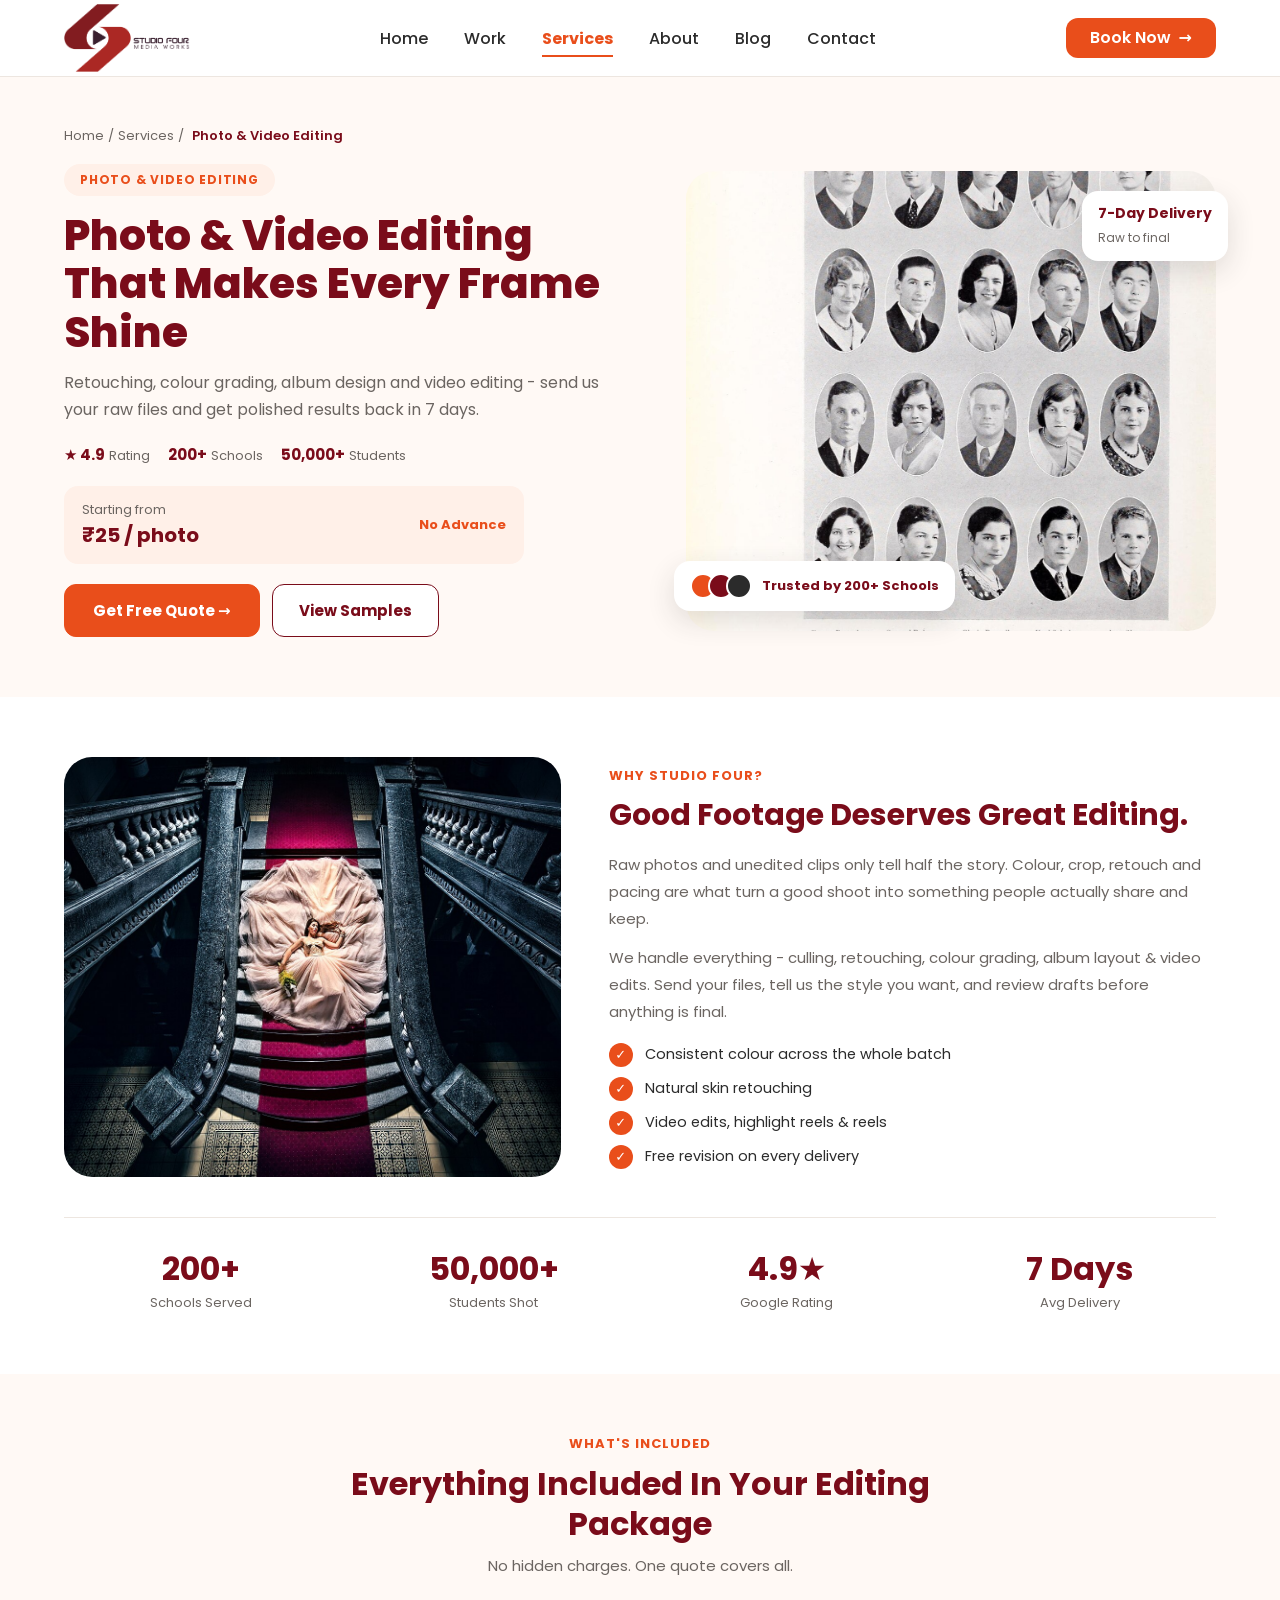
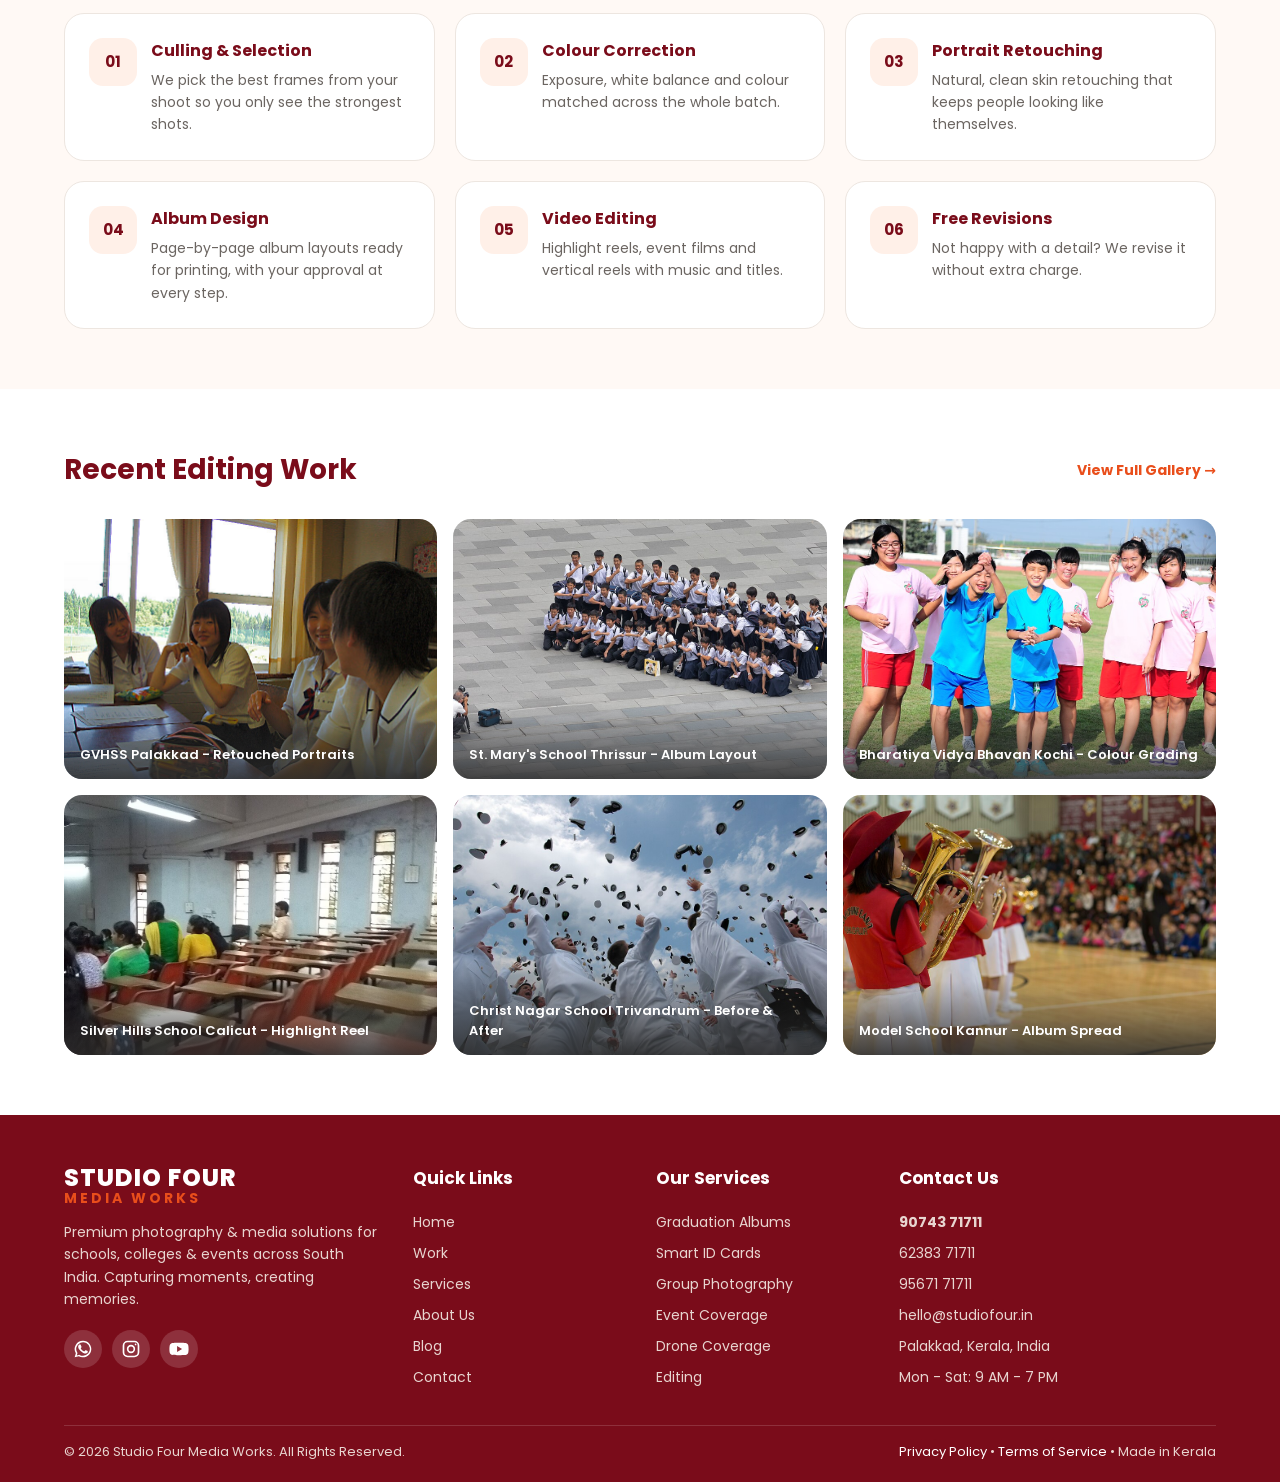
<file: service-editing.html>
<!DOCTYPE html>
<html lang="en">
<head>
  <meta charset="UTF-8">
  <meta name="viewport" content="width=device-width, initial-scale=1.0">
  <title>Photo &amp; Video Editing for Schools &amp; Colleges | Studio Four Media Works</title>
  <meta name="description" content="Professional photo and video editing for schools, colleges and photographers in Kerala - retouching, colour grading and reels. Starting from Rs 25 per photo. No advance.">
  <link rel="canonical" href="https://studiofour.example/service-editing.html">

  <meta property="og:type" content="website">
  <meta property="og:title" content="Photo &amp; Video Editing That Makes Every Frame Shine | Studio Four Media Works">
  <meta property="og:description" content="Retouching, colour grading, album design and video editing - send us your raw files and get polished results back in 7 days.">
  <meta property="og:image" content="images/service-editing-hero.jpg">

  <link rel="preconnect" href="https://fonts.googleapis.com">
  <link rel="preconnect" href="https://fonts.gstatic.com" crossorigin>
  <link href="https://fonts.googleapis.com/css2?family=Poppins:wght@400;500;600;700;800&display=swap" rel="stylesheet">

  <!-- Shared navbar + footer, then shared service-page template styles -->
  <link rel="stylesheet" href="css/layout.css">
  <link rel="stylesheet" href="css/service.css">

  <script type="application/ld+json">
  {
    "@context": "https://schema.org",
    "@type": "Service",
    "name": "Photo and Video Editing",
    "provider": { "@type": "LocalBusiness", "name": "Studio Four Media Works" },
    "areaServed": "South India",
    "description": "Professional photo and video editing for schools, colleges and photographers in Kerala - retouching, colour grading and reels.",
    "offers": { "@type": "Offer", "price": "25", "priceCurrency": "INR" }
  }
  </script>
</head>

<body>

  <!-- =========================================================
       NAVBAR (shared across pages; Services is the active link)
       ========================================================= -->
  <header class="navbar" id="navbar">
    <input type="checkbox" id="nav-toggle" class="nav-toggle" aria-label="Toggle menu">

    <div class="navbar-inner">
      <a href="home.html" class="logo" aria-label="Studio Four Media Works - Home">
        <img src="images/Studio_Four_Logo%20(1).png" alt="Studio Four Media Works">
      </a>

      <nav class="nav-links" aria-label="Main navigation">
        <a href="home.html">Home</a>
        <a href="work.html">Work</a>
        <a href="services.html" class="active" aria-current="page">Services</a>
        <a href="about.html">About</a>
        <a href="blogs.html">Blog</a>
        <a href="contact.html">Contact</a>
      </nav>

      <div class="nav-actions">
        <a href="contact.html" class="btn-book">Book Now <span class="arrow">&rarr;</span></a>
        <label for="nav-toggle" class="hamburger" aria-label="Open menu">
          <span></span><span></span><span></span>
        </label>
      </div>
    </div>

    <div class="mobile-menu">
      <div class="mobile-menu-top">
        <a href="home.html" class="logo" aria-label="Studio Four Media Works - Home">
          <img src="images/Studio_Four_Logo%20(1).png" alt="Studio Four Media Works">
        </a>
        <label for="nav-toggle" class="close-btn" aria-label="Close menu">&times;</label>
      </div>

      <nav class="mobile-links" aria-label="Mobile navigation">
        <a href="home.html">Home</a>
        <a href="work.html">Work</a>
        <a href="services.html" class="active" aria-current="page">Services</a>
        <a href="about.html">About</a>
        <a href="blogs.html">Blog</a>
        <a href="contact.html">Contact</a>
      </nav>

      <div class="mobile-menu-bottom">
        <a href="contact.html" class="btn-book">Book Now <span class="arrow">&rarr;</span></a>
        <div class="mobile-phones">
          <a href="tel:+919074371711">90743 71711</a><span class="sep">|</span>
          <a href="tel:+916238371711">62383 71711</a><span class="sep">|</span>
          <a href="tel:+919567171711">95671 71711</a>
        </div>
      </div>
    </div>
  </header>

  <!-- =========================================================
       SECTION 1: SERVICE HERO
       ========================================================= -->
  <section class="service-hero band">
    <div class="band-inner">

      <nav class="breadcrumb" aria-label="Breadcrumb">
        <a href="home.html">Home</a><span>/</span><a href="services.html">Services</a><span>/</span><span aria-current="page">Photo &amp; Video Editing</span>
      </nav>

      <div class="hero-grid">
        <div class="hero-text">
          <span class="category-pill">Photo &amp; Video Editing</span>
          <h1>Photo &amp; Video Editing That Makes Every Frame Shine</h1>
          <p class="hero-sub">Retouching, colour grading, album design and video editing - send us your raw files and get polished results back in 7 days.</p>

          <div class="trust-row">
            <div class="trust-item"><strong>&#9733; 4.9</strong>Rating</div>
            <div class="trust-item"><strong>200+</strong>Schools</div>
            <div class="trust-item"><strong>50,000+</strong>Students</div>
          </div>

          <div class="price-hint">
            <div>
              <small>Starting from</small>
              <span class="price">&#8377;25 / photo</span>
            </div>
            <span class="no-advance">No Advance</span>
          </div>

          <div class="btn-row">
            <a class="btn btn-primary" href="https://wa.me/919074371711">Get Free Quote &rarr;</a>
            <a class="btn btn-outline" href="#gallery">View Samples</a>
          </div>
        </div>

        <div class="hero-media">
          <img src="images/service-editing-hero.jpg" alt="Editor retouching photographs on a studio monitor" width="640" height="460" fetchpriority="high">

          <div class="float-card float-delivery">
            <strong>7-Day Delivery</strong>
            <span>Raw to final</span>
          </div>

          <div class="float-card float-trust">
            <div class="avatars" aria-hidden="true"><i></i><i></i><i></i></div>
            <strong>Trusted by 200+ Schools</strong>
          </div>
        </div>
      </div>

    </div>
  </section>

  <!-- =========================================================
       SECTION 2: OVERVIEW
       ========================================================= -->
  <section class="service-overview band">
    <div class="band-inner">

      <div class="overview-grid">
        <img src="images/service-editing-overview.jpg" alt="Video editor working on a timeline for a school event film" width="560" height="420" loading="lazy">

        <div class="overview-text">
          <span class="eyebrow">Why Studio Four?</span>
          <h2>Good Footage Deserves Great Editing.</h2>
          <p>Raw photos and unedited clips only tell half the story. Colour, crop, retouch and pacing are what turn a good shoot into something people actually share and keep.</p>
          <p>We handle everything - culling, retouching, colour grading, album layout &amp; video edits. Send your files, tell us the style you want, and review drafts before anything is final.</p>

          <ul class="check-list">
            <li>Consistent colour across the whole batch</li>
            <li>Natural skin retouching</li>
            <li>Video edits, highlight reels &amp; reels</li>
            <li>Free revision on every delivery</li>
          </ul>
        </div>
      </div>

      <div class="stats-row">
        <div class="stat"><strong>200+</strong><span>Schools Served</span></div>
        <div class="stat"><strong>50,000+</strong><span>Students Shot</span></div>
        <div class="stat"><strong>4.9&#9733;</strong><span>Google Rating</span></div>
        <div class="stat"><strong>7 Days</strong><span>Avg Delivery</span></div>
      </div>

    </div>
  </section>

  <!-- =========================================================
       SECTION 3: WHAT'S INCLUDED
       ========================================================= -->
  <section class="service-included band">
    <div class="band-inner">

      <div class="section-head">
        <span class="eyebrow">What's Included</span>
        <h2>Everything Included In Your Editing Package</h2>
        <p>No hidden charges. One quote covers all.</p>
      </div>

      <div class="included-grid">

        <article class="included-card">
          <div class="included-icon" aria-hidden="true">01</div>
          <div>
            <h3>Culling &amp; Selection</h3>
            <p>We pick the best frames from your shoot so you only see the strongest shots.</p>
          </div>
        </article>

        <article class="included-card">
          <div class="included-icon" aria-hidden="true">02</div>
          <div>
            <h3>Colour Correction</h3>
            <p>Exposure, white balance and colour matched across the whole batch.</p>
          </div>
        </article>

        <article class="included-card">
          <div class="included-icon" aria-hidden="true">03</div>
          <div>
            <h3>Portrait Retouching</h3>
            <p>Natural, clean skin retouching that keeps people looking like themselves.</p>
          </div>
        </article>

        <article class="included-card">
          <div class="included-icon" aria-hidden="true">04</div>
          <div>
            <h3>Album Design</h3>
            <p>Page-by-page album layouts ready for printing, with your approval at every step.</p>
          </div>
        </article>

        <article class="included-card">
          <div class="included-icon" aria-hidden="true">05</div>
          <div>
            <h3>Video Editing</h3>
            <p>Highlight reels, event films and vertical reels with music and titles.</p>
          </div>
        </article>

        <article class="included-card">
          <div class="included-icon" aria-hidden="true">06</div>
          <div>
            <h3>Free Revisions</h3>
            <p>Not happy with a detail? We revise it without extra charge.</p>
          </div>
        </article>

      </div>
    </div>
  </section>

  <!-- =========================================================
       SECTION 4: GALLERY
       ========================================================= -->
  <section class="service-gallery band" id="gallery">
    <div class="band-inner">

      <div class="gallery-head">
        <h2>Recent Editing Work</h2>
        <a href="home.html#portfolio">View Full Gallery &rarr;</a>
      </div>

      <div class="gallery-grid">
        <figure class="gallery-item">
          <img src="images/editing-1.jpg" alt="Retouched student portraits" loading="lazy">
          <figcaption>GVHSS Palakkad - Retouched Portraits</figcaption>
        </figure>
        <figure class="gallery-item">
          <img src="images/editing-2.jpg" alt="Album layout design" loading="lazy">
          <figcaption>St. Mary's School Thrissur - Album Layout</figcaption>
        </figure>
        <figure class="gallery-item">
          <img src="images/editing-3.jpg" alt="Colour graded event photo" loading="lazy">
          <figcaption>Bharatiya Vidya Bhavan Kochi - Colour Grading</figcaption>
        </figure>
        <figure class="gallery-item">
          <img src="images/editing-4.jpg" alt="Highlight reel video frame" loading="lazy">
          <figcaption>Silver Hills School Calicut - Highlight Reel</figcaption>
        </figure>
        <figure class="gallery-item">
          <img src="images/editing-5.jpg" alt="Before and after photo edit" loading="lazy">
          <figcaption>Christ Nagar School Trivandrum - Before &amp; After</figcaption>
        </figure>
        <figure class="gallery-item">
          <img src="images/editing-6.jpg" alt="Album spread layout" loading="lazy">
          <figcaption>Model School Kannur - Album Spread</figcaption>
        </figure>
      </div>

    </div>
  </section>

  <!-- =========================================================
       FOOTER (shared across pages)
       ========================================================= -->
  <footer class="footer">
    <div class="footer-grid">

      <div class="footer-col footer-brand">
        <a href="home.html" class="footer-logo" aria-label="Studio Four Media Works">
          <strong>STUDIO FOUR</strong>
          <span>MEDIA WORKS</span>
        </a>
        <p>Premium photography &amp; media solutions for schools, colleges &amp; events across South India. Capturing moments, creating memories.</p>

        <div class="footer-social">
          <a href="https://wa.me/919074371711" target="_blank" rel="noopener" aria-label="WhatsApp"><svg viewBox="0 0 24 24" width="20" height="20" fill="currentColor" aria-hidden="true"><path d="M17.5 14.4c-.3-.1-1.7-.8-2-.9-.3-.1-.5-.1-.7.1-.2.3-.8.9-.9 1.1-.2.2-.3.2-.6.1-.3-.1-1.2-.5-2.3-1.4-.9-.8-1.4-1.7-1.6-2-.2-.3 0-.4.1-.6.1-.1.3-.3.4-.5.1-.2.2-.3.3-.5.1-.2 0-.4 0-.5-.1-.1-.7-1.6-.9-2.2-.2-.6-.5-.5-.7-.5h-.6c-.2 0-.5.1-.8.4-.3.3-1 1-1 2.4s1 2.8 1.2 3c.1.2 2 3.1 4.9 4.3.7.3 1.2.5 1.6.6.7.2 1.3.2 1.8.1.5-.1 1.7-.7 1.9-1.4.2-.7.2-1.2.2-1.4-.1-.1-.3-.2-.6-.3zM12 2a10 10 0 0 0-8.6 15.1L2 22l5-1.3A10 10 0 1 0 12 2zm0 18.2c-1.5 0-2.9-.4-4.1-1.1l-.3-.2-3 .8.8-2.9-.2-.3A8.2 8.2 0 1 1 12 20.2z"/></svg></a>
          <a href="#" target="_blank" rel="noopener" aria-label="Instagram"><svg viewBox="0 0 24 24" width="20" height="20" fill="none" stroke="currentColor" stroke-width="2" stroke-linecap="round" stroke-linejoin="round" aria-hidden="true"><rect x="3" y="3" width="18" height="18" rx="5"/><circle cx="12" cy="12" r="4"/><circle cx="17.5" cy="6.5" r="1" fill="currentColor" stroke="none"/></svg></a>
          <a href="#" target="_blank" rel="noopener" aria-label="YouTube"><svg viewBox="0 0 24 24" width="20" height="20" fill="currentColor" aria-hidden="true"><path d="M23 7.2a3 3 0 0 0-2.1-2.1C19 4.6 12 4.6 12 4.6s-7 0-8.9.5A3 3 0 0 0 1 7.2C.5 9.1.5 12 .5 12s0 2.9.5 4.8a3 3 0 0 0 2.1 2.1c1.9.5 8.9.5 8.9.5s7 0 8.9-.5a3 3 0 0 0 2.1-2.1c.5-1.9.5-4.8.5-4.8s0-2.9-.5-4.8zM9.7 15.5v-7l6 3.5-6 3.5z"/></svg></a>
        </div>
      </div>

      <div class="footer-col">
        <h4>Quick Links</h4>
        <a href="home.html">Home</a>
        <a href="work.html">Work</a>
        <a href="services.html">Services</a>
        <a href="about.html">About Us</a>
        <a href="blogs.html">Blog</a>
        <a href="contact.html">Contact</a>
      </div>

      <div class="footer-col">
        <h4>Our Services</h4>
        <a href="service-graduation.html">Graduation Albums</a>
        <a href="service-id-cards.html">Smart ID Cards</a>
        <a href="service-group-photography.html">Group Photography</a>
        <a href="service-event-coverage.html">Event Coverage</a>
        <a href="service-drone-coverage.html">Drone Coverage</a>
        <a href="service-editing.html">Editing</a>
      </div>

      <div class="footer-col footer-contact">
        <h4>Contact Us</h4>
        <a href="tel:9074371711" class="footer-phone">90743 71711</a>
        <a href="tel:6238371711">62383 71711</a>
        <a href="tel:9567171711">95671 71711</a>
        <a href="mailto:hello@studiofour.in">hello@studiofour.in</a>
        <span>Palakkad, Kerala, India</span>
        <span>Mon - Sat: 9 AM - 7 PM</span>
      </div>

    </div>

    <hr class="footer-line">

    <div class="footer-bottom">
      <p>&copy; 2026 Studio Four Media Works. All Rights Reserved.</p>
      <p><a href="#">Privacy Policy</a> &bull; <a href="#">Terms of Service</a> &bull; Made in Kerala</p>
    </div>
  </footer>

  <!-- Navbar: shadow on scroll + close mobile menu when a link is tapped -->
  <script>
    (function () {
      var navbar = document.getElementById('navbar');
      var toggle = document.getElementById('nav-toggle');
      function onScroll() { navbar.classList.toggle('scrolled', window.scrollY > 4); }
      window.addEventListener('scroll', onScroll, { passive: true });
      onScroll();
      document.querySelectorAll('.mobile-menu a').forEach(function (a) {
        a.addEventListener('click', function () { toggle.checked = false; });
      });
    })();
  </script>

</body>
</html>
</file>
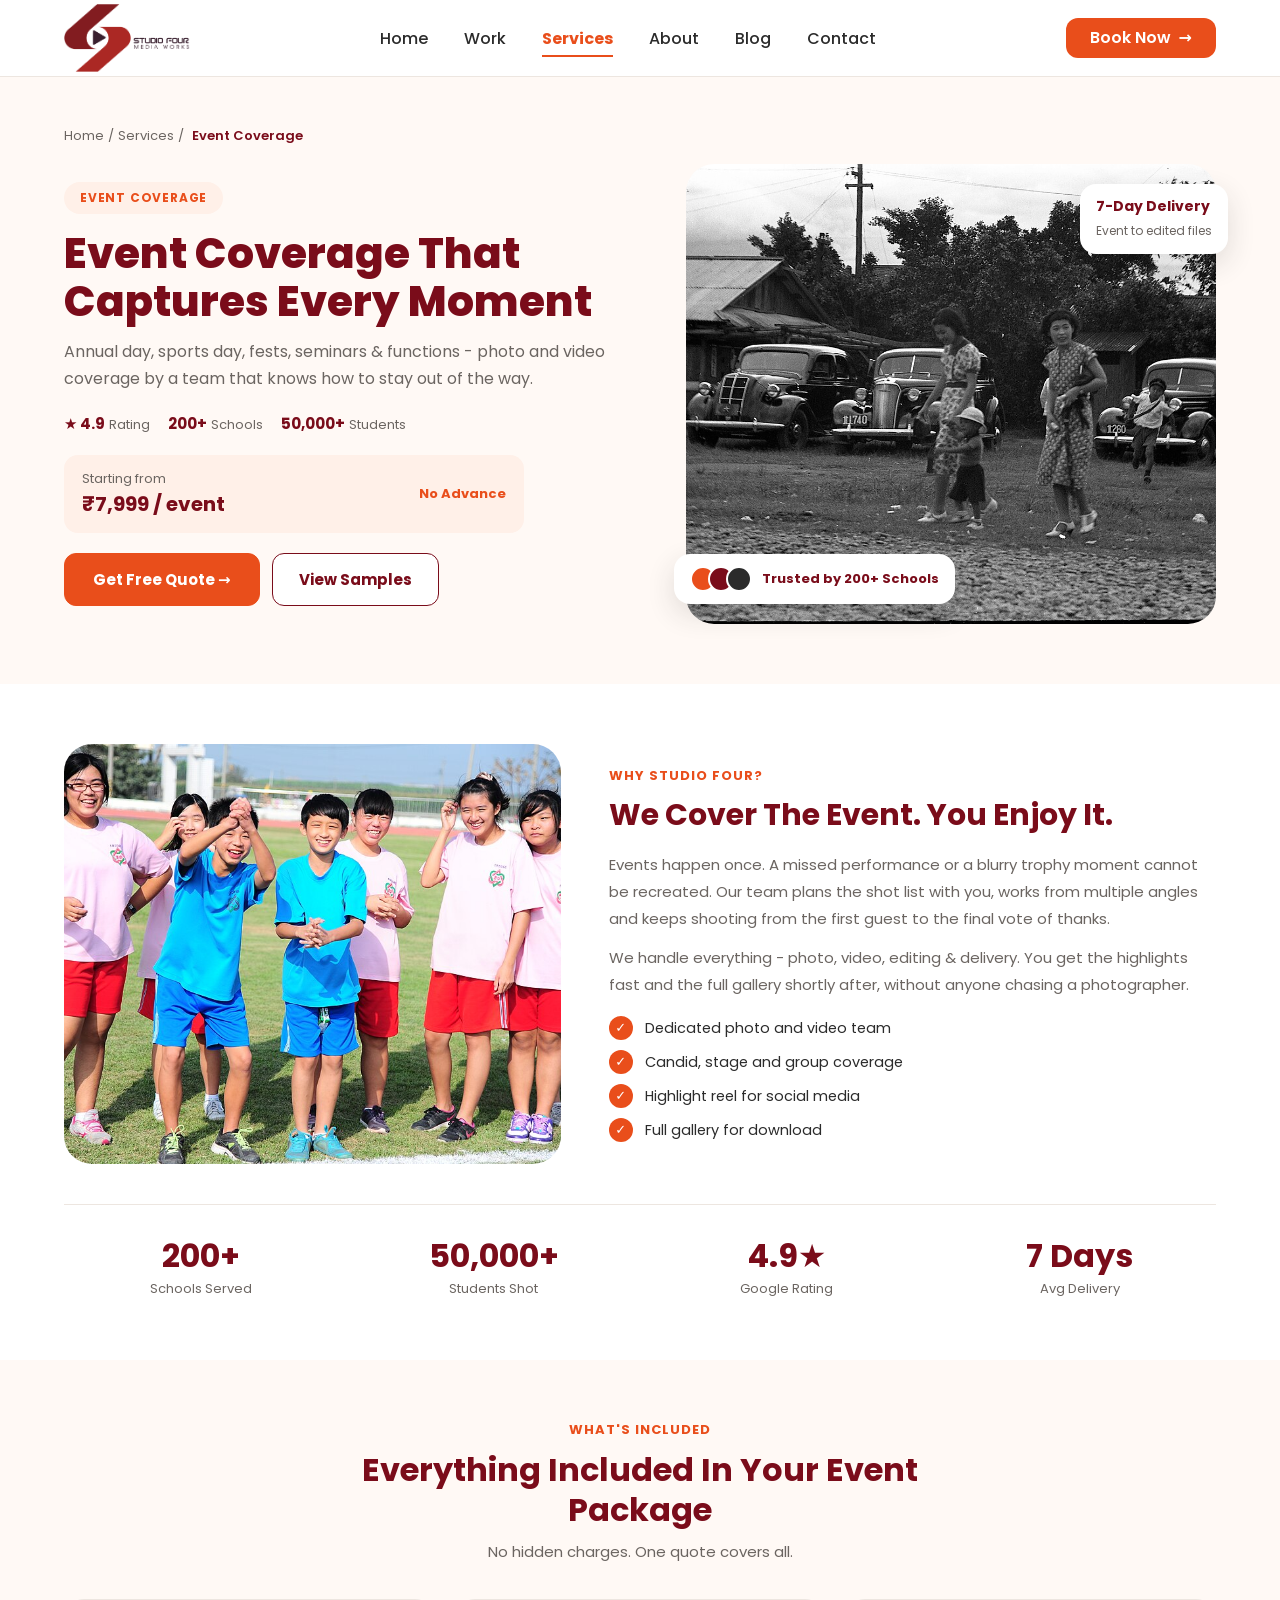
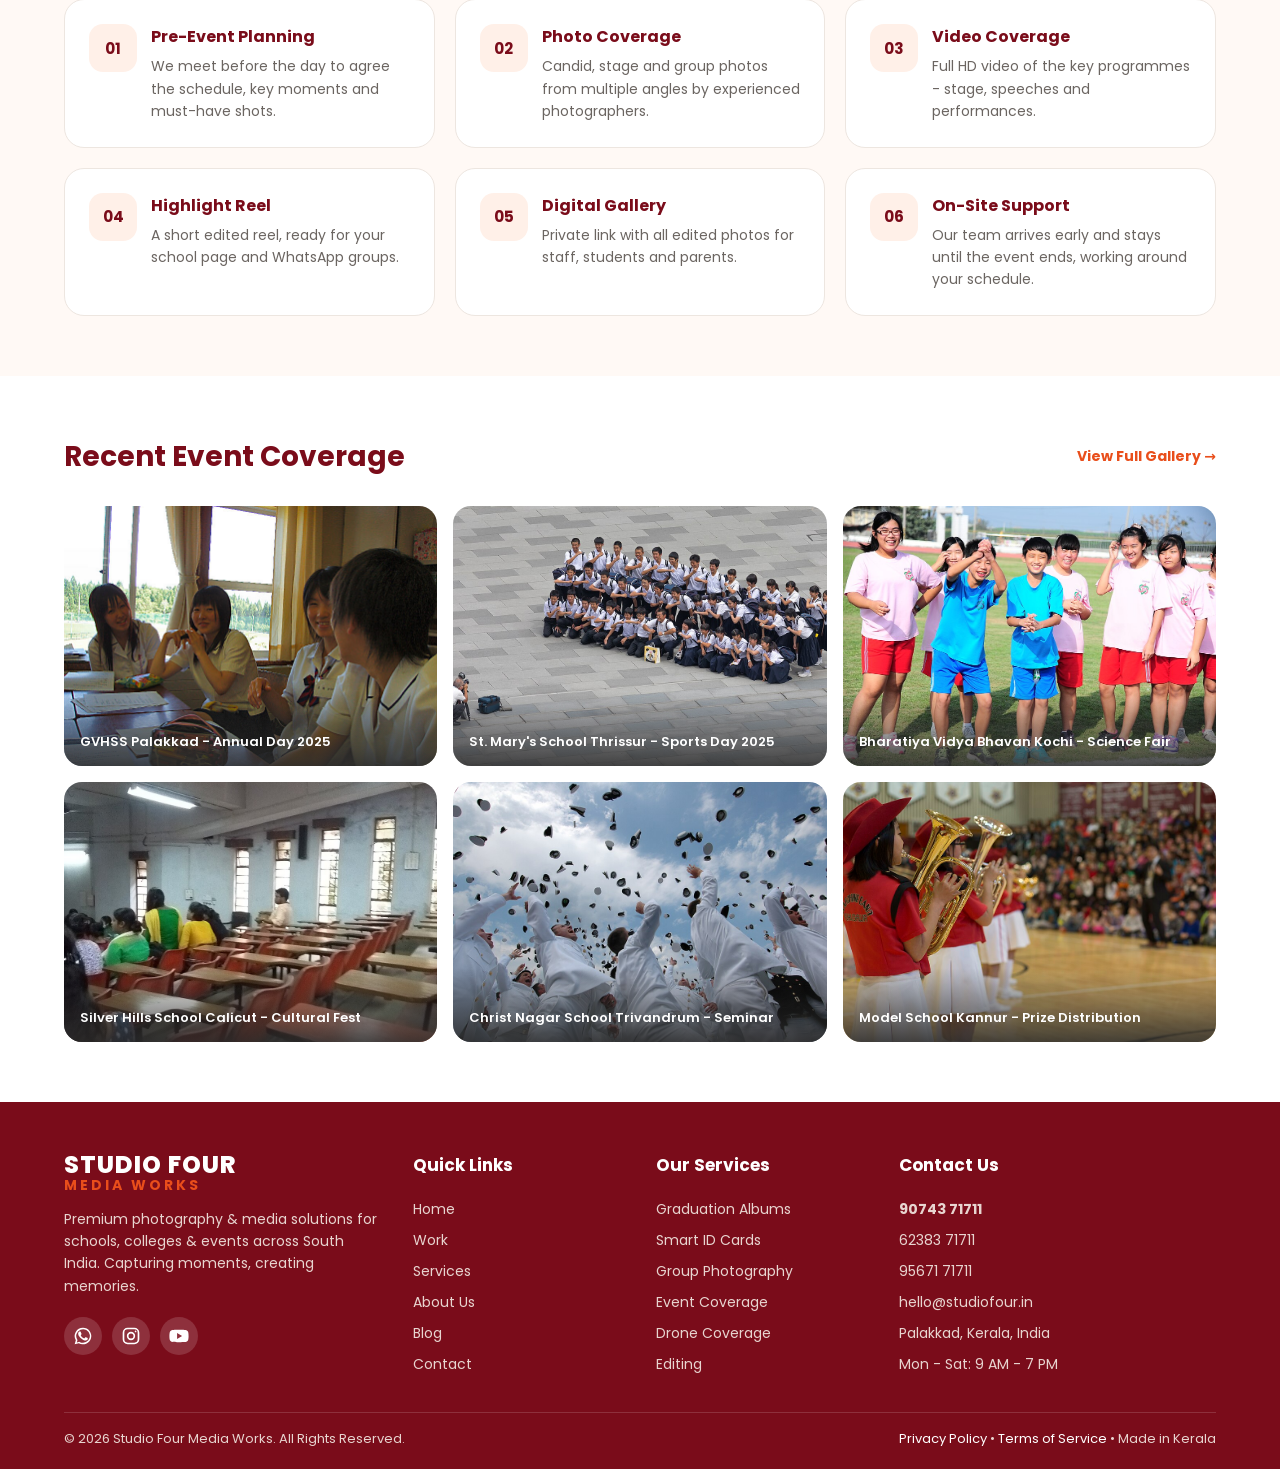
<file: service-event-coverage.html>
<!DOCTYPE html>
<html lang="en">
<head>
  <meta charset="UTF-8">
  <meta name="viewport" content="width=device-width, initial-scale=1.0">
  <title>Event Coverage for Schools &amp; Colleges | Studio Four Media Works</title>
  <meta name="description" content="Photo and video coverage for school and college events in Kerala - annual day, sports day, fests, seminars. Starting from Rs 7,999 per event. No advance.">
  <link rel="canonical" href="https://studiofour.example/service-event-coverage.html">

  <meta property="og:type" content="website">
  <meta property="og:title" content="Event Coverage That Captures Every Moment | Studio Four Media Works">
  <meta property="og:description" content="Annual day, sports day, fests, seminars &amp; functions - photo and video coverage by a team that knows how to stay out of the way.">
  <meta property="og:image" content="images/service-event-coverage-hero.jpg">

  <link rel="preconnect" href="https://fonts.googleapis.com">
  <link rel="preconnect" href="https://fonts.gstatic.com" crossorigin>
  <link href="https://fonts.googleapis.com/css2?family=Poppins:wght@400;500;600;700;800&display=swap" rel="stylesheet">

  <!-- Shared navbar + footer, then shared service-page template styles -->
  <link rel="stylesheet" href="css/layout.css">
  <link rel="stylesheet" href="css/service.css">

  <script type="application/ld+json">
  {
    "@context": "https://schema.org",
    "@type": "Service",
    "name": "Event Coverage",
    "provider": { "@type": "LocalBusiness", "name": "Studio Four Media Works" },
    "areaServed": "South India",
    "description": "Photo and video coverage for school and college events in Kerala - annual day, sports day, fests, seminars.",
    "offers": { "@type": "Offer", "price": "7999", "priceCurrency": "INR" }
  }
  </script>
</head>

<body>

  <!-- =========================================================
       NAVBAR (shared across pages; Services is the active link)
       ========================================================= -->
  <header class="navbar" id="navbar">
    <input type="checkbox" id="nav-toggle" class="nav-toggle" aria-label="Toggle menu">

    <div class="navbar-inner">
      <a href="home.html" class="logo" aria-label="Studio Four Media Works - Home">
        <img src="images/Studio_Four_Logo%20(1).png" alt="Studio Four Media Works">
      </a>

      <nav class="nav-links" aria-label="Main navigation">
        <a href="home.html">Home</a>
        <a href="work.html">Work</a>
        <a href="services.html" class="active" aria-current="page">Services</a>
        <a href="about.html">About</a>
        <a href="blogs.html">Blog</a>
        <a href="contact.html">Contact</a>
      </nav>

      <div class="nav-actions">
        <a href="contact.html" class="btn-book">Book Now <span class="arrow">&rarr;</span></a>
        <label for="nav-toggle" class="hamburger" aria-label="Open menu">
          <span></span><span></span><span></span>
        </label>
      </div>
    </div>

    <div class="mobile-menu">
      <div class="mobile-menu-top">
        <a href="home.html" class="logo" aria-label="Studio Four Media Works - Home">
          <img src="images/Studio_Four_Logo%20(1).png" alt="Studio Four Media Works">
        </a>
        <label for="nav-toggle" class="close-btn" aria-label="Close menu">&times;</label>
      </div>

      <nav class="mobile-links" aria-label="Mobile navigation">
        <a href="home.html">Home</a>
        <a href="work.html">Work</a>
        <a href="services.html" class="active" aria-current="page">Services</a>
        <a href="about.html">About</a>
        <a href="blogs.html">Blog</a>
        <a href="contact.html">Contact</a>
      </nav>

      <div class="mobile-menu-bottom">
        <a href="contact.html" class="btn-book">Book Now <span class="arrow">&rarr;</span></a>
        <div class="mobile-phones">
          <a href="tel:+919074371711">90743 71711</a><span class="sep">|</span>
          <a href="tel:+916238371711">62383 71711</a><span class="sep">|</span>
          <a href="tel:+919567171711">95671 71711</a>
        </div>
      </div>
    </div>
  </header>

  <!-- =========================================================
       SECTION 1: SERVICE HERO
       ========================================================= -->
  <section class="service-hero band">
    <div class="band-inner">

      <nav class="breadcrumb" aria-label="Breadcrumb">
        <a href="home.html">Home</a><span>/</span><a href="services.html">Services</a><span>/</span><span aria-current="page">Event Coverage</span>
      </nav>

      <div class="hero-grid">
        <div class="hero-text">
          <span class="category-pill">Event Coverage</span>
          <h1>Event Coverage That Captures Every Moment</h1>
          <p class="hero-sub">Annual day, sports day, fests, seminars &amp; functions - photo and video coverage by a team that knows how to stay out of the way.</p>

          <div class="trust-row">
            <div class="trust-item"><strong>&#9733; 4.9</strong>Rating</div>
            <div class="trust-item"><strong>200+</strong>Schools</div>
            <div class="trust-item"><strong>50,000+</strong>Students</div>
          </div>

          <div class="price-hint">
            <div>
              <small>Starting from</small>
              <span class="price">&#8377;7,999 / event</span>
            </div>
            <span class="no-advance">No Advance</span>
          </div>

          <div class="btn-row">
            <a class="btn btn-primary" href="https://wa.me/919074371711">Get Free Quote &rarr;</a>
            <a class="btn btn-outline" href="#gallery">View Samples</a>
          </div>
        </div>

        <div class="hero-media">
          <img src="images/service-event-coverage-hero.jpg" alt="Photographer covering a school annual day stage performance" width="640" height="460" fetchpriority="high">

          <div class="float-card float-delivery">
            <strong>7-Day Delivery</strong>
            <span>Event to edited files</span>
          </div>

          <div class="float-card float-trust">
            <div class="avatars" aria-hidden="true"><i></i><i></i><i></i></div>
            <strong>Trusted by 200+ Schools</strong>
          </div>
        </div>
      </div>

    </div>
  </section>

  <!-- =========================================================
       SECTION 2: OVERVIEW
       ========================================================= -->
  <section class="service-overview band">
    <div class="band-inner">

      <div class="overview-grid">
        <img src="images/service-event-coverage-overview.jpg" alt="Videographer filming a school sports day event" width="560" height="420" loading="lazy">

        <div class="overview-text">
          <span class="eyebrow">Why Studio Four?</span>
          <h2>We Cover The Event. You Enjoy It.</h2>
          <p>Events happen once. A missed performance or a blurry trophy moment cannot be recreated. Our team plans the shot list with you, works from multiple angles and keeps shooting from the first guest to the final vote of thanks.</p>
          <p>We handle everything - photo, video, editing &amp; delivery. You get the highlights fast and the full gallery shortly after, without anyone chasing a photographer.</p>

          <ul class="check-list">
            <li>Dedicated photo and video team</li>
            <li>Candid, stage and group coverage</li>
            <li>Highlight reel for social media</li>
            <li>Full gallery for download</li>
          </ul>
        </div>
      </div>

      <div class="stats-row">
        <div class="stat"><strong>200+</strong><span>Schools Served</span></div>
        <div class="stat"><strong>50,000+</strong><span>Students Shot</span></div>
        <div class="stat"><strong>4.9&#9733;</strong><span>Google Rating</span></div>
        <div class="stat"><strong>7 Days</strong><span>Avg Delivery</span></div>
      </div>

    </div>
  </section>

  <!-- =========================================================
       SECTION 3: WHAT'S INCLUDED
       ========================================================= -->
  <section class="service-included band">
    <div class="band-inner">

      <div class="section-head">
        <span class="eyebrow">What's Included</span>
        <h2>Everything Included In Your Event Package</h2>
        <p>No hidden charges. One quote covers all.</p>
      </div>

      <div class="included-grid">

        <article class="included-card">
          <div class="included-icon" aria-hidden="true">01</div>
          <div>
            <h3>Pre-Event Planning</h3>
            <p>We meet before the day to agree the schedule, key moments and must-have shots.</p>
          </div>
        </article>

        <article class="included-card">
          <div class="included-icon" aria-hidden="true">02</div>
          <div>
            <h3>Photo Coverage</h3>
            <p>Candid, stage and group photos from multiple angles by experienced photographers.</p>
          </div>
        </article>

        <article class="included-card">
          <div class="included-icon" aria-hidden="true">03</div>
          <div>
            <h3>Video Coverage</h3>
            <p>Full HD video of the key programmes - stage, speeches and performances.</p>
          </div>
        </article>

        <article class="included-card">
          <div class="included-icon" aria-hidden="true">04</div>
          <div>
            <h3>Highlight Reel</h3>
            <p>A short edited reel, ready for your school page and WhatsApp groups.</p>
          </div>
        </article>

        <article class="included-card">
          <div class="included-icon" aria-hidden="true">05</div>
          <div>
            <h3>Digital Gallery</h3>
            <p>Private link with all edited photos for staff, students and parents.</p>
          </div>
        </article>

        <article class="included-card">
          <div class="included-icon" aria-hidden="true">06</div>
          <div>
            <h3>On-Site Support</h3>
            <p>Our team arrives early and stays until the event ends, working around your schedule.</p>
          </div>
        </article>

      </div>
    </div>
  </section>

  <!-- =========================================================
       SECTION 4: GALLERY
       ========================================================= -->
  <section class="service-gallery band" id="gallery">
    <div class="band-inner">

      <div class="gallery-head">
        <h2>Recent Event Coverage</h2>
        <a href="home.html#portfolio">View Full Gallery &rarr;</a>
      </div>

      <div class="gallery-grid">
        <figure class="gallery-item">
          <img src="images/event-coverage-1.jpg" alt="Annual day stage performance at GVHSS Palakkad" loading="lazy">
          <figcaption>GVHSS Palakkad - Annual Day 2025</figcaption>
        </figure>
        <figure class="gallery-item">
          <img src="images/event-coverage-2.jpg" alt="Sports day track event" loading="lazy">
          <figcaption>St. Mary's School Thrissur - Sports Day 2025</figcaption>
        </figure>
        <figure class="gallery-item">
          <img src="images/event-coverage-3.jpg" alt="Science fair projects display" loading="lazy">
          <figcaption>Bharatiya Vidya Bhavan Kochi - Science Fair</figcaption>
        </figure>
        <figure class="gallery-item">
          <img src="images/event-coverage-4.jpg" alt="Cultural fest dance performance" loading="lazy">
          <figcaption>Silver Hills School Calicut - Cultural Fest</figcaption>
        </figure>
        <figure class="gallery-item">
          <img src="images/event-coverage-5.jpg" alt="Seminar speaker on stage" loading="lazy">
          <figcaption>Christ Nagar School Trivandrum - Seminar</figcaption>
        </figure>
        <figure class="gallery-item">
          <img src="images/event-coverage-6.jpg" alt="Prize distribution ceremony" loading="lazy">
          <figcaption>Model School Kannur - Prize Distribution</figcaption>
        </figure>
      </div>

    </div>
  </section>

  <!-- =========================================================
       FOOTER (shared across pages)
       ========================================================= -->
  <footer class="footer">
    <div class="footer-grid">

      <div class="footer-col footer-brand">
        <a href="home.html" class="footer-logo" aria-label="Studio Four Media Works">
          <strong>STUDIO FOUR</strong>
          <span>MEDIA WORKS</span>
        </a>
        <p>Premium photography &amp; media solutions for schools, colleges &amp; events across South India. Capturing moments, creating memories.</p>

        <div class="footer-social">
          <a href="https://wa.me/919074371711" target="_blank" rel="noopener" aria-label="WhatsApp"><svg viewBox="0 0 24 24" width="20" height="20" fill="currentColor" aria-hidden="true"><path d="M17.5 14.4c-.3-.1-1.7-.8-2-.9-.3-.1-.5-.1-.7.1-.2.3-.8.9-.9 1.1-.2.2-.3.2-.6.1-.3-.1-1.2-.5-2.3-1.4-.9-.8-1.4-1.7-1.6-2-.2-.3 0-.4.1-.6.1-.1.3-.3.4-.5.1-.2.2-.3.3-.5.1-.2 0-.4 0-.5-.1-.1-.7-1.6-.9-2.2-.2-.6-.5-.5-.7-.5h-.6c-.2 0-.5.1-.8.4-.3.3-1 1-1 2.4s1 2.8 1.2 3c.1.2 2 3.1 4.9 4.3.7.3 1.2.5 1.6.6.7.2 1.3.2 1.8.1.5-.1 1.7-.7 1.9-1.4.2-.7.2-1.2.2-1.4-.1-.1-.3-.2-.6-.3zM12 2a10 10 0 0 0-8.6 15.1L2 22l5-1.3A10 10 0 1 0 12 2zm0 18.2c-1.5 0-2.9-.4-4.1-1.1l-.3-.2-3 .8.8-2.9-.2-.3A8.2 8.2 0 1 1 12 20.2z"/></svg></a>
          <a href="#" target="_blank" rel="noopener" aria-label="Instagram"><svg viewBox="0 0 24 24" width="20" height="20" fill="none" stroke="currentColor" stroke-width="2" stroke-linecap="round" stroke-linejoin="round" aria-hidden="true"><rect x="3" y="3" width="18" height="18" rx="5"/><circle cx="12" cy="12" r="4"/><circle cx="17.5" cy="6.5" r="1" fill="currentColor" stroke="none"/></svg></a>
          <a href="#" target="_blank" rel="noopener" aria-label="YouTube"><svg viewBox="0 0 24 24" width="20" height="20" fill="currentColor" aria-hidden="true"><path d="M23 7.2a3 3 0 0 0-2.1-2.1C19 4.6 12 4.6 12 4.6s-7 0-8.9.5A3 3 0 0 0 1 7.2C.5 9.1.5 12 .5 12s0 2.9.5 4.8a3 3 0 0 0 2.1 2.1c1.9.5 8.9.5 8.9.5s7 0 8.9-.5a3 3 0 0 0 2.1-2.1c.5-1.9.5-4.8.5-4.8s0-2.9-.5-4.8zM9.7 15.5v-7l6 3.5-6 3.5z"/></svg></a>
        </div>
      </div>

      <div class="footer-col">
        <h4>Quick Links</h4>
        <a href="home.html">Home</a>
        <a href="work.html">Work</a>
        <a href="services.html">Services</a>
        <a href="about.html">About Us</a>
        <a href="blogs.html">Blog</a>
        <a href="contact.html">Contact</a>
      </div>

      <div class="footer-col">
        <h4>Our Services</h4>
        <a href="service-graduation.html">Graduation Albums</a>
        <a href="service-id-cards.html">Smart ID Cards</a>
        <a href="service-group-photography.html">Group Photography</a>
        <a href="service-event-coverage.html">Event Coverage</a>
        <a href="service-drone-coverage.html">Drone Coverage</a>
        <a href="service-editing.html">Editing</a>
      </div>

      <div class="footer-col footer-contact">
        <h4>Contact Us</h4>
        <a href="tel:9074371711" class="footer-phone">90743 71711</a>
        <a href="tel:6238371711">62383 71711</a>
        <a href="tel:9567171711">95671 71711</a>
        <a href="mailto:hello@studiofour.in">hello@studiofour.in</a>
        <span>Palakkad, Kerala, India</span>
        <span>Mon - Sat: 9 AM - 7 PM</span>
      </div>

    </div>

    <hr class="footer-line">

    <div class="footer-bottom">
      <p>&copy; 2026 Studio Four Media Works. All Rights Reserved.</p>
      <p><a href="#">Privacy Policy</a> &bull; <a href="#">Terms of Service</a> &bull; Made in Kerala</p>
    </div>
  </footer>

  <!-- Navbar: shadow on scroll + close mobile menu when a link is tapped -->
  <script>
    (function () {
      var navbar = document.getElementById('navbar');
      var toggle = document.getElementById('nav-toggle');
      function onScroll() { navbar.classList.toggle('scrolled', window.scrollY > 4); }
      window.addEventListener('scroll', onScroll, { passive: true });
      onScroll();
      document.querySelectorAll('.mobile-menu a').forEach(function (a) {
        a.addEventListener('click', function () { toggle.checked = false; });
      });
    })();
  </script>

</body>
</html>
</file>
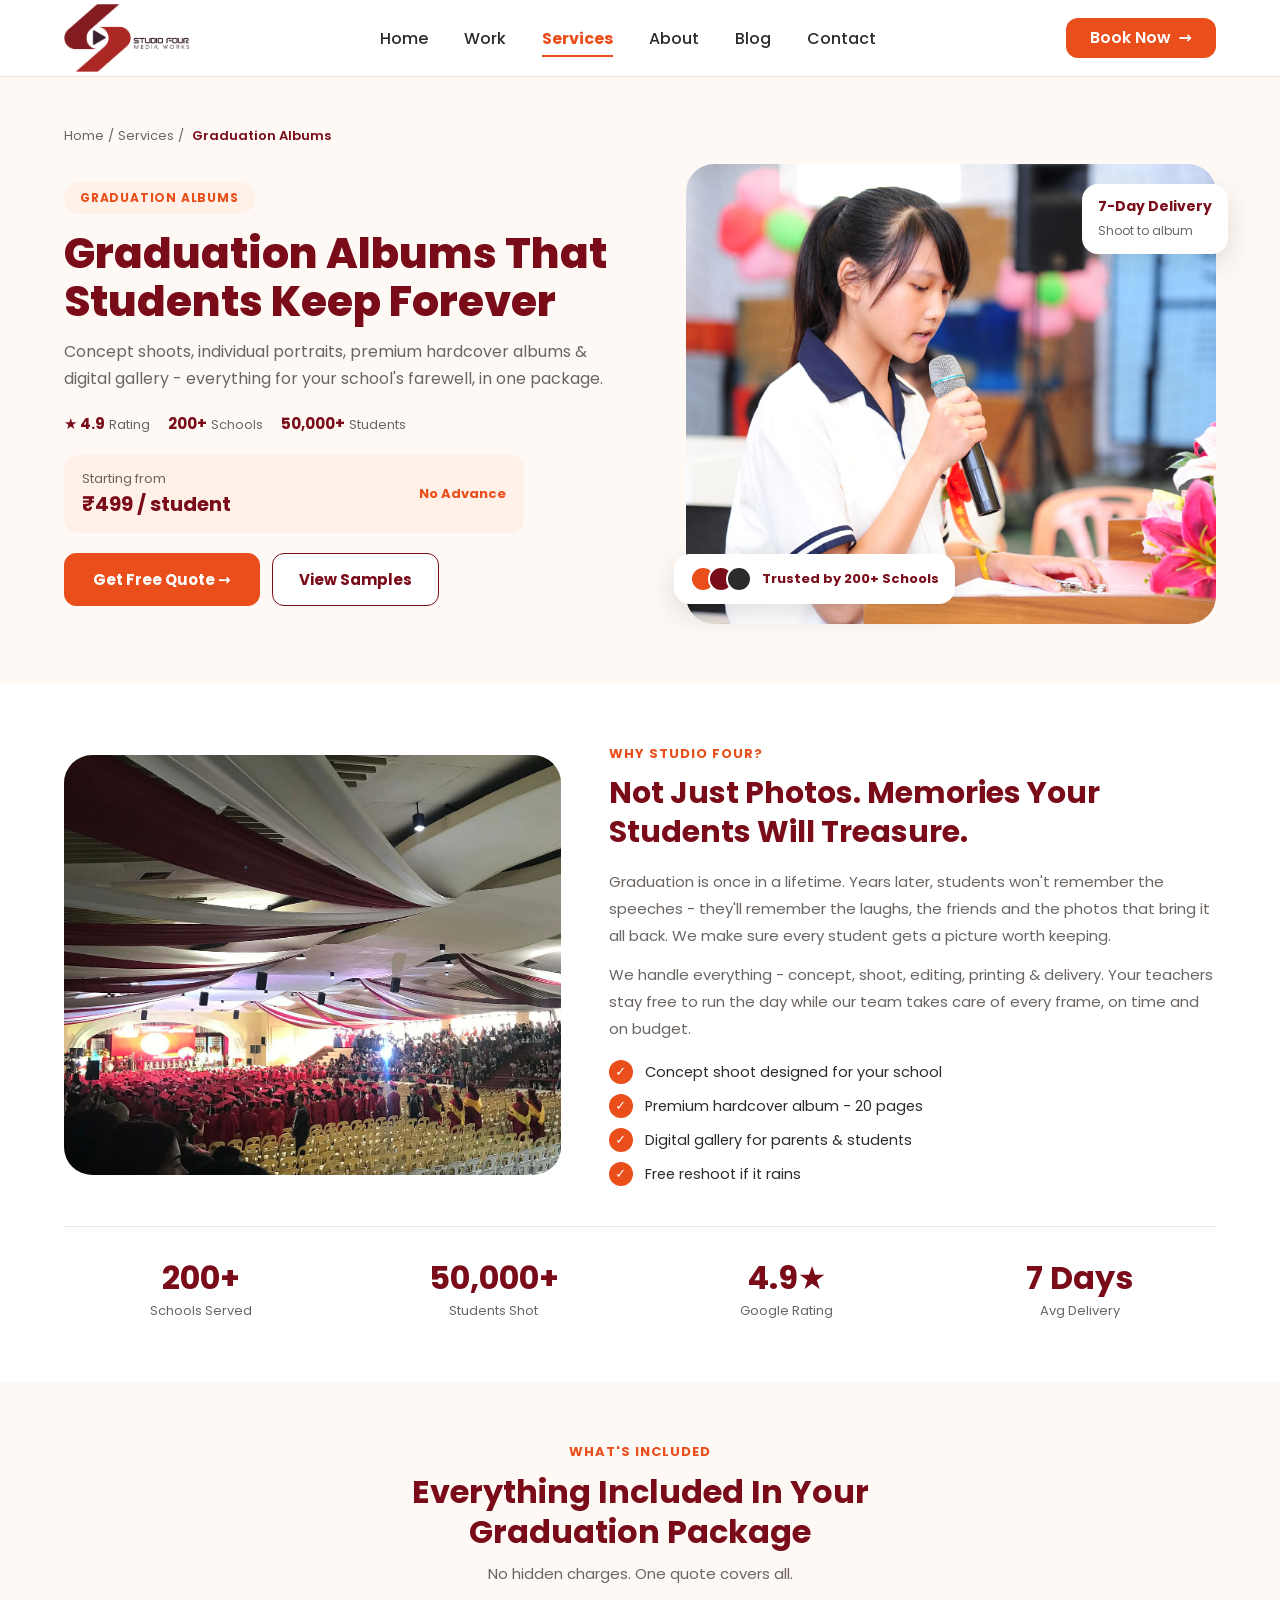
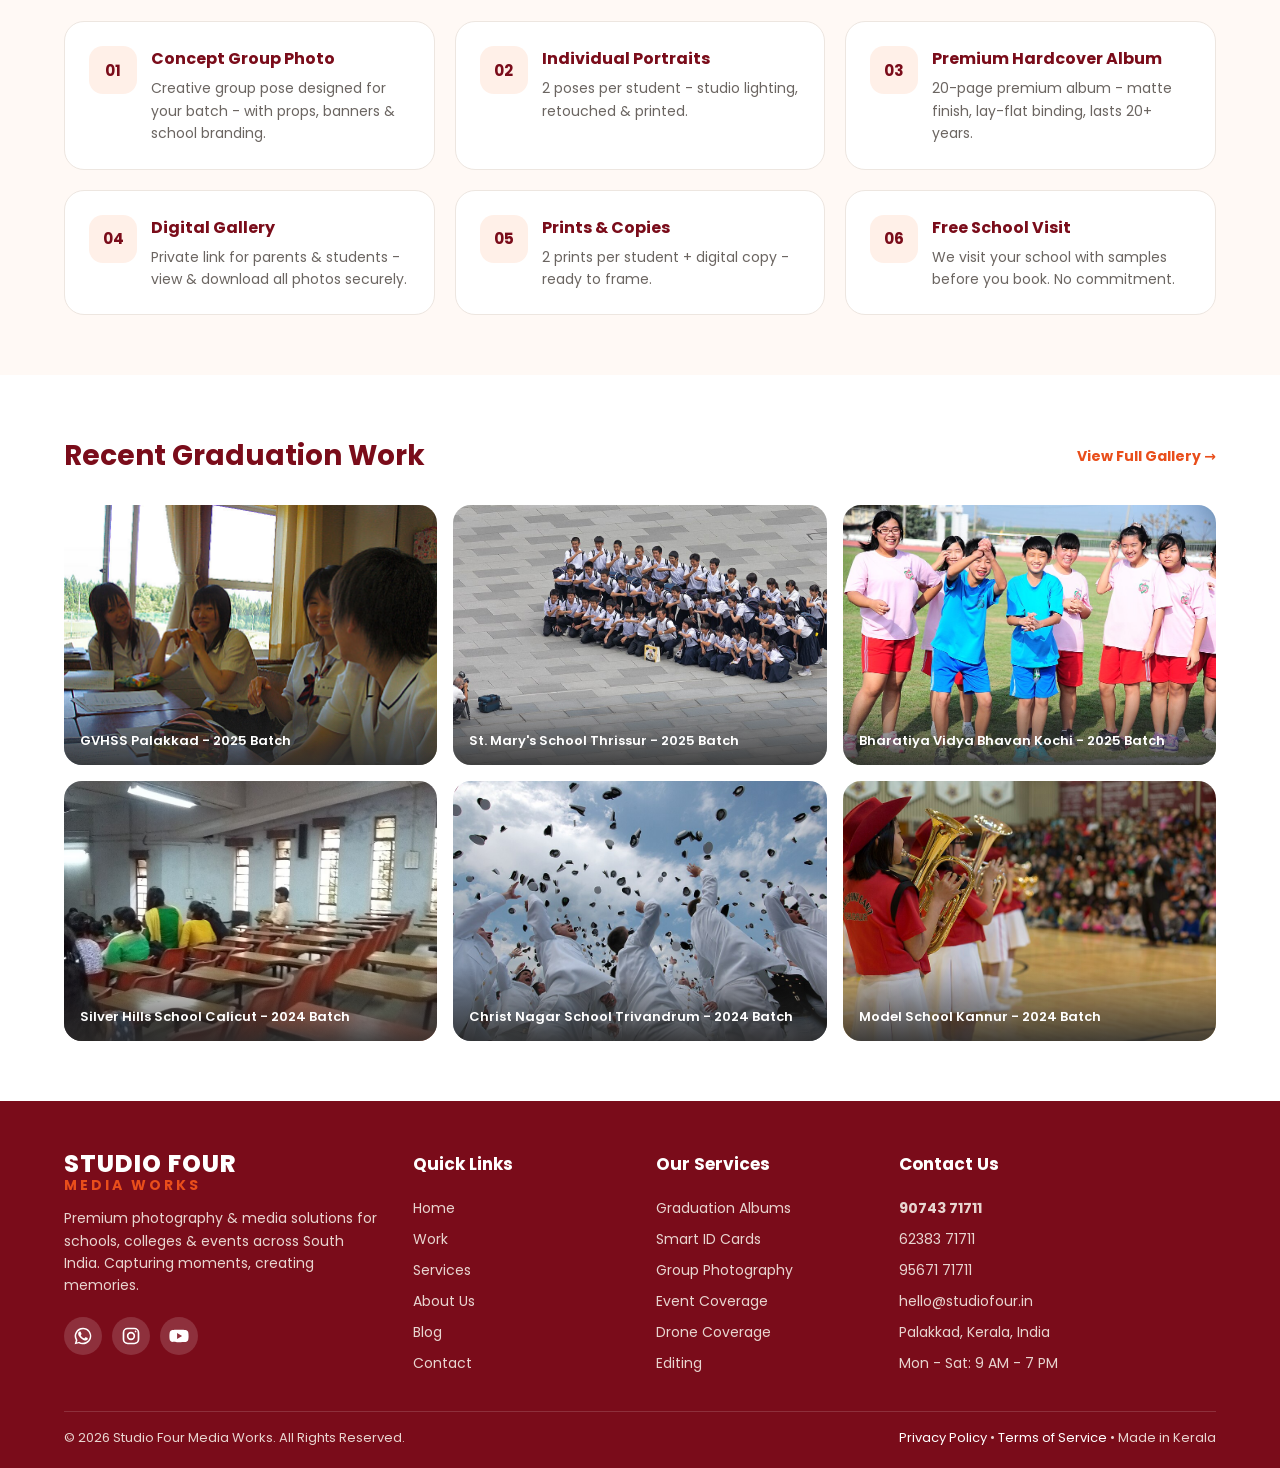
<file: service-graduation.html>
<!DOCTYPE html>
<html lang="en">
<head>
  <meta charset="UTF-8">
  <meta name="viewport" content="width=device-width, initial-scale=1.0">
  <title>Graduation Albums for Schools &amp; Colleges | Studio Four Media Works</title>
  <meta name="description" content="Premium graduation albums for schools in Kerala &amp; South India - concept shoots, individual portraits, 20-page hardcover album and digital gallery. Starting from Rs 499 per student. No advance.">
  <link rel="canonical" href="https://studiofour.example/service-graduation.html">

  <meta property="og:type" content="website">
  <meta property="og:title" content="Graduation Albums That Students Keep Forever | Studio Four Media Works">
  <meta property="og:description" content="Concept shoots, individual portraits, premium hardcover albums &amp; digital gallery - everything for your school's farewell, in one package.">
  <meta property="og:image" content="images/service-graduation-hero.jpg">

  <link rel="preconnect" href="https://fonts.googleapis.com">
  <link rel="preconnect" href="https://fonts.gstatic.com" crossorigin>
  <link href="https://fonts.googleapis.com/css2?family=Poppins:wght@400;500;600;700;800&display=swap" rel="stylesheet">

  <!-- Shared navbar + footer, then shared service-page template styles -->
  <link rel="stylesheet" href="css/layout.css">
  <link rel="stylesheet" href="css/service.css">

  <script type="application/ld+json">
  {
    "@context": "https://schema.org",
    "@type": "Service",
    "name": "Graduation Albums",
    "provider": { "@type": "LocalBusiness", "name": "Studio Four Media Works" },
    "areaServed": "South India",
    "description": "Premium graduation albums for schools in Kerala and South India - concept shoots, individual portraits, 20-page hardcover album and digital gallery.",
    "offers": { "@type": "Offer", "price": "499", "priceCurrency": "INR" }
  }
  </script>
</head>

<body>

  <!-- =========================================================
       NAVBAR (shared across pages; Services is the active link)
       ========================================================= -->
  <header class="navbar" id="navbar">
    <input type="checkbox" id="nav-toggle" class="nav-toggle" aria-label="Toggle menu">

    <div class="navbar-inner">
      <a href="home.html" class="logo" aria-label="Studio Four Media Works - Home">
        <img src="images/Studio_Four_Logo%20(1).png" alt="Studio Four Media Works">
      </a>

      <nav class="nav-links" aria-label="Main navigation">
        <a href="home.html">Home</a>
        <a href="work.html">Work</a>
        <a href="services.html" class="active" aria-current="page">Services</a>
        <a href="about.html">About</a>
        <a href="blogs.html">Blog</a>
        <a href="contact.html">Contact</a>
      </nav>

      <div class="nav-actions">
        <a href="contact.html" class="btn-book">Book Now <span class="arrow">&rarr;</span></a>
        <label for="nav-toggle" class="hamburger" aria-label="Open menu">
          <span></span><span></span><span></span>
        </label>
      </div>
    </div>

    <div class="mobile-menu">
      <div class="mobile-menu-top">
        <a href="home.html" class="logo" aria-label="Studio Four Media Works - Home">
          <img src="images/Studio_Four_Logo%20(1).png" alt="Studio Four Media Works">
        </a>
        <label for="nav-toggle" class="close-btn" aria-label="Close menu">&times;</label>
      </div>

      <nav class="mobile-links" aria-label="Mobile navigation">
        <a href="home.html">Home</a>
        <a href="work.html">Work</a>
        <a href="services.html" class="active" aria-current="page">Services</a>
        <a href="about.html">About</a>
        <a href="blogs.html">Blog</a>
        <a href="contact.html">Contact</a>
      </nav>

      <div class="mobile-menu-bottom">
        <a href="contact.html" class="btn-book">Book Now <span class="arrow">&rarr;</span></a>
        <div class="mobile-phones">
          <a href="tel:+919074371711">90743 71711</a><span class="sep">|</span>
          <a href="tel:+916238371711">62383 71711</a><span class="sep">|</span>
          <a href="tel:+919567171711">95671 71711</a>
        </div>
      </div>
    </div>
  </header>

  <!-- =========================================================
       SECTION 1: SERVICE HERO
       ========================================================= -->
  <section class="service-hero band">
    <div class="band-inner">

      <nav class="breadcrumb" aria-label="Breadcrumb">
        <a href="home.html">Home</a><span>/</span><a href="services.html">Services</a><span>/</span><span aria-current="page">Graduation Albums</span>
      </nav>

      <div class="hero-grid">
        <div class="hero-text">
          <span class="category-pill">Graduation Albums</span>
          <h1>Graduation Albums That Students Keep Forever</h1>
          <p class="hero-sub">Concept shoots, individual portraits, premium hardcover albums &amp; digital gallery - everything for your school's farewell, in one package.</p>

          <div class="trust-row">
            <div class="trust-item"><strong>&#9733; 4.9</strong>Rating</div>
            <div class="trust-item"><strong>200+</strong>Schools</div>
            <div class="trust-item"><strong>50,000+</strong>Students</div>
          </div>

          <div class="price-hint">
            <div>
              <small>Starting from</small>
              <span class="price">&#8377;499 / student</span>
            </div>
            <span class="no-advance">No Advance</span>
          </div>

          <div class="btn-row">
            <a class="btn btn-primary" href="https://wa.me/919074371711">Get Free Quote &rarr;</a>
            <a class="btn btn-outline" href="#gallery">View Samples</a>
          </div>
        </div>

        <div class="hero-media">
          <img src="images/service-graduation-hero.jpg" alt="Students in graduation gowns celebrating at their school farewell shoot" width="640" height="460" fetchpriority="high">

          <div class="float-card float-delivery">
            <strong>7-Day Delivery</strong>
            <span>Shoot to album</span>
          </div>

          <div class="float-card float-trust">
            <div class="avatars" aria-hidden="true"><i></i><i></i><i></i></div>
            <strong>Trusted by 200+ Schools</strong>
          </div>
        </div>
      </div>

    </div>
  </section>

  <!-- =========================================================
       SECTION 2: OVERVIEW
       ========================================================= -->
  <section class="service-overview band">
    <div class="band-inner">

      <div class="overview-grid">
        <img src="images/service-graduation-overview.jpg" alt="Photographer arranging a graduation group photo on a school campus" width="560" height="420" loading="lazy">

        <div class="overview-text">
          <span class="eyebrow">Why Studio Four?</span>
          <h2>Not Just Photos. Memories Your Students Will Treasure.</h2>
          <p>Graduation is once in a lifetime. Years later, students won't remember the speeches - they'll remember the laughs, the friends and the photos that bring it all back. We make sure every student gets a picture worth keeping.</p>
          <p>We handle everything - concept, shoot, editing, printing &amp; delivery. Your teachers stay free to run the day while our team takes care of every frame, on time and on budget.</p>

          <ul class="check-list">
            <li>Concept shoot designed for your school</li>
            <li>Premium hardcover album - 20 pages</li>
            <li>Digital gallery for parents &amp; students</li>
            <li>Free reshoot if it rains</li>
          </ul>
        </div>
      </div>

      <div class="stats-row">
        <div class="stat"><strong>200+</strong><span>Schools Served</span></div>
        <div class="stat"><strong>50,000+</strong><span>Students Shot</span></div>
        <div class="stat"><strong>4.9&#9733;</strong><span>Google Rating</span></div>
        <div class="stat"><strong>7 Days</strong><span>Avg Delivery</span></div>
      </div>

    </div>
  </section>

  <!-- =========================================================
       SECTION 3: WHAT'S INCLUDED
       ========================================================= -->
  <section class="service-included band">
    <div class="band-inner">

      <div class="section-head">
        <span class="eyebrow">What's Included</span>
        <h2>Everything Included In Your Graduation Package</h2>
        <p>No hidden charges. One quote covers all.</p>
      </div>

      <div class="included-grid">

        <article class="included-card">
          <div class="included-icon" aria-hidden="true">01</div>
          <div>
            <h3>Concept Group Photo</h3>
            <p>Creative group pose designed for your batch - with props, banners &amp; school branding.</p>
          </div>
        </article>

        <article class="included-card">
          <div class="included-icon" aria-hidden="true">02</div>
          <div>
            <h3>Individual Portraits</h3>
            <p>2 poses per student - studio lighting, retouched &amp; printed.</p>
          </div>
        </article>

        <article class="included-card">
          <div class="included-icon" aria-hidden="true">03</div>
          <div>
            <h3>Premium Hardcover Album</h3>
            <p>20-page premium album - matte finish, lay-flat binding, lasts 20+ years.</p>
          </div>
        </article>

        <article class="included-card">
          <div class="included-icon" aria-hidden="true">04</div>
          <div>
            <h3>Digital Gallery</h3>
            <p>Private link for parents &amp; students - view &amp; download all photos securely.</p>
          </div>
        </article>

        <article class="included-card">
          <div class="included-icon" aria-hidden="true">05</div>
          <div>
            <h3>Prints &amp; Copies</h3>
            <p>2 prints per student + digital copy - ready to frame.</p>
          </div>
        </article>

        <article class="included-card">
          <div class="included-icon" aria-hidden="true">06</div>
          <div>
            <h3>Free School Visit</h3>
            <p>We visit your school with samples before you book. No commitment.</p>
          </div>
        </article>

      </div>
    </div>
  </section>

  <!-- =========================================================
       SECTION 4: GALLERY
       ========================================================= -->
  <section class="service-gallery band" id="gallery">
    <div class="band-inner">

      <div class="gallery-head">
        <h2>Recent Graduation Work</h2>
        <a href="home.html#portfolio">View Full Gallery &rarr;</a>
      </div>

      <div class="gallery-grid">
        <figure class="gallery-item">
          <img src="images/graduation-1.jpg" alt="Graduation group photo at GVHSS Palakkad" loading="lazy">
          <figcaption>GVHSS Palakkad - 2025 Batch</figcaption>
        </figure>
        <figure class="gallery-item">
          <img src="images/graduation-2.jpg" alt="Students throwing caps at St. Mary's School Thrissur" loading="lazy">
          <figcaption>St. Mary's School Thrissur - 2025 Batch</figcaption>
        </figure>
        <figure class="gallery-item">
          <img src="images/graduation-3.jpg" alt="Individual graduation portrait" loading="lazy">
          <figcaption>Bharatiya Vidya Bhavan Kochi - 2025 Batch</figcaption>
        </figure>
        <figure class="gallery-item">
          <img src="images/graduation-4.jpg" alt="Concept group shoot with banners" loading="lazy">
          <figcaption>Silver Hills School Calicut - 2024 Batch</figcaption>
        </figure>
        <figure class="gallery-item">
          <img src="images/graduation-5.jpg" alt="Farewell candid moments" loading="lazy">
          <figcaption>Christ Nagar School Trivandrum - 2024 Batch</figcaption>
        </figure>
        <figure class="gallery-item">
          <img src="images/graduation-6.jpg" alt="Premium hardcover graduation album spread" loading="lazy">
          <figcaption>Model School Kannur - 2024 Batch</figcaption>
        </figure>
      </div>

    </div>
  </section>

  <!-- =========================================================
       FOOTER (shared across pages)
       ========================================================= -->
  <footer class="footer">
    <div class="footer-grid">

      <div class="footer-col footer-brand">
        <a href="home.html" class="footer-logo" aria-label="Studio Four Media Works">
          <strong>STUDIO FOUR</strong>
          <span>MEDIA WORKS</span>
        </a>
        <p>Premium photography &amp; media solutions for schools, colleges &amp; events across South India. Capturing moments, creating memories.</p>

        <div class="footer-social">
          <a href="https://wa.me/919074371711" target="_blank" rel="noopener" aria-label="WhatsApp"><svg viewBox="0 0 24 24" width="20" height="20" fill="currentColor" aria-hidden="true"><path d="M17.5 14.4c-.3-.1-1.7-.8-2-.9-.3-.1-.5-.1-.7.1-.2.3-.8.9-.9 1.1-.2.2-.3.2-.6.1-.3-.1-1.2-.5-2.3-1.4-.9-.8-1.4-1.7-1.6-2-.2-.3 0-.4.1-.6.1-.1.3-.3.4-.5.1-.2.2-.3.3-.5.1-.2 0-.4 0-.5-.1-.1-.7-1.6-.9-2.2-.2-.6-.5-.5-.7-.5h-.6c-.2 0-.5.1-.8.4-.3.3-1 1-1 2.4s1 2.8 1.2 3c.1.2 2 3.1 4.9 4.3.7.3 1.2.5 1.6.6.7.2 1.3.2 1.8.1.5-.1 1.7-.7 1.9-1.4.2-.7.2-1.2.2-1.4-.1-.1-.3-.2-.6-.3zM12 2a10 10 0 0 0-8.6 15.1L2 22l5-1.3A10 10 0 1 0 12 2zm0 18.2c-1.5 0-2.9-.4-4.1-1.1l-.3-.2-3 .8.8-2.9-.2-.3A8.2 8.2 0 1 1 12 20.2z"/></svg></a>
          <a href="#" target="_blank" rel="noopener" aria-label="Instagram"><svg viewBox="0 0 24 24" width="20" height="20" fill="none" stroke="currentColor" stroke-width="2" stroke-linecap="round" stroke-linejoin="round" aria-hidden="true"><rect x="3" y="3" width="18" height="18" rx="5"/><circle cx="12" cy="12" r="4"/><circle cx="17.5" cy="6.5" r="1" fill="currentColor" stroke="none"/></svg></a>
          <a href="#" target="_blank" rel="noopener" aria-label="YouTube"><svg viewBox="0 0 24 24" width="20" height="20" fill="currentColor" aria-hidden="true"><path d="M23 7.2a3 3 0 0 0-2.1-2.1C19 4.6 12 4.6 12 4.6s-7 0-8.9.5A3 3 0 0 0 1 7.2C.5 9.1.5 12 .5 12s0 2.9.5 4.8a3 3 0 0 0 2.1 2.1c1.9.5 8.9.5 8.9.5s7 0 8.9-.5a3 3 0 0 0 2.1-2.1c.5-1.9.5-4.8.5-4.8s0-2.9-.5-4.8zM9.7 15.5v-7l6 3.5-6 3.5z"/></svg></a>
        </div>
      </div>

      <div class="footer-col">
        <h4>Quick Links</h4>
        <a href="home.html">Home</a>
        <a href="work.html">Work</a>
        <a href="services.html">Services</a>
        <a href="about.html">About Us</a>
        <a href="blogs.html">Blog</a>
        <a href="contact.html">Contact</a>
      </div>

      <div class="footer-col">
        <h4>Our Services</h4>
        <a href="service-graduation.html">Graduation Albums</a>
        <a href="service-id-cards.html">Smart ID Cards</a>
        <a href="service-group-photography.html">Group Photography</a>
        <a href="service-event-coverage.html">Event Coverage</a>
        <a href="service-drone-coverage.html">Drone Coverage</a>
        <a href="service-editing.html">Editing</a>
      </div>

      <div class="footer-col footer-contact">
        <h4>Contact Us</h4>
        <a href="tel:9074371711" class="footer-phone">90743 71711</a>
        <a href="tel:6238371711">62383 71711</a>
        <a href="tel:9567171711">95671 71711</a>
        <a href="mailto:hello@studiofour.in">hello@studiofour.in</a>
        <span>Palakkad, Kerala, India</span>
        <span>Mon - Sat: 9 AM - 7 PM</span>
      </div>

    </div>

    <hr class="footer-line">

    <div class="footer-bottom">
      <p>&copy; 2026 Studio Four Media Works. All Rights Reserved.</p>
      <p><a href="#">Privacy Policy</a> &bull; <a href="#">Terms of Service</a> &bull; Made in Kerala</p>
    </div>
  </footer>

  <!-- Navbar: shadow on scroll + close mobile menu when a link is tapped -->
  <script>
    (function () {
      var navbar = document.getElementById('navbar');
      var toggle = document.getElementById('nav-toggle');
      function onScroll() { navbar.classList.toggle('scrolled', window.scrollY > 4); }
      window.addEventListener('scroll', onScroll, { passive: true });
      onScroll();
      document.querySelectorAll('.mobile-menu a').forEach(function (a) {
        a.addEventListener('click', function () { toggle.checked = false; });
      });
    })();
  </script>

</body>
</html>
</file>
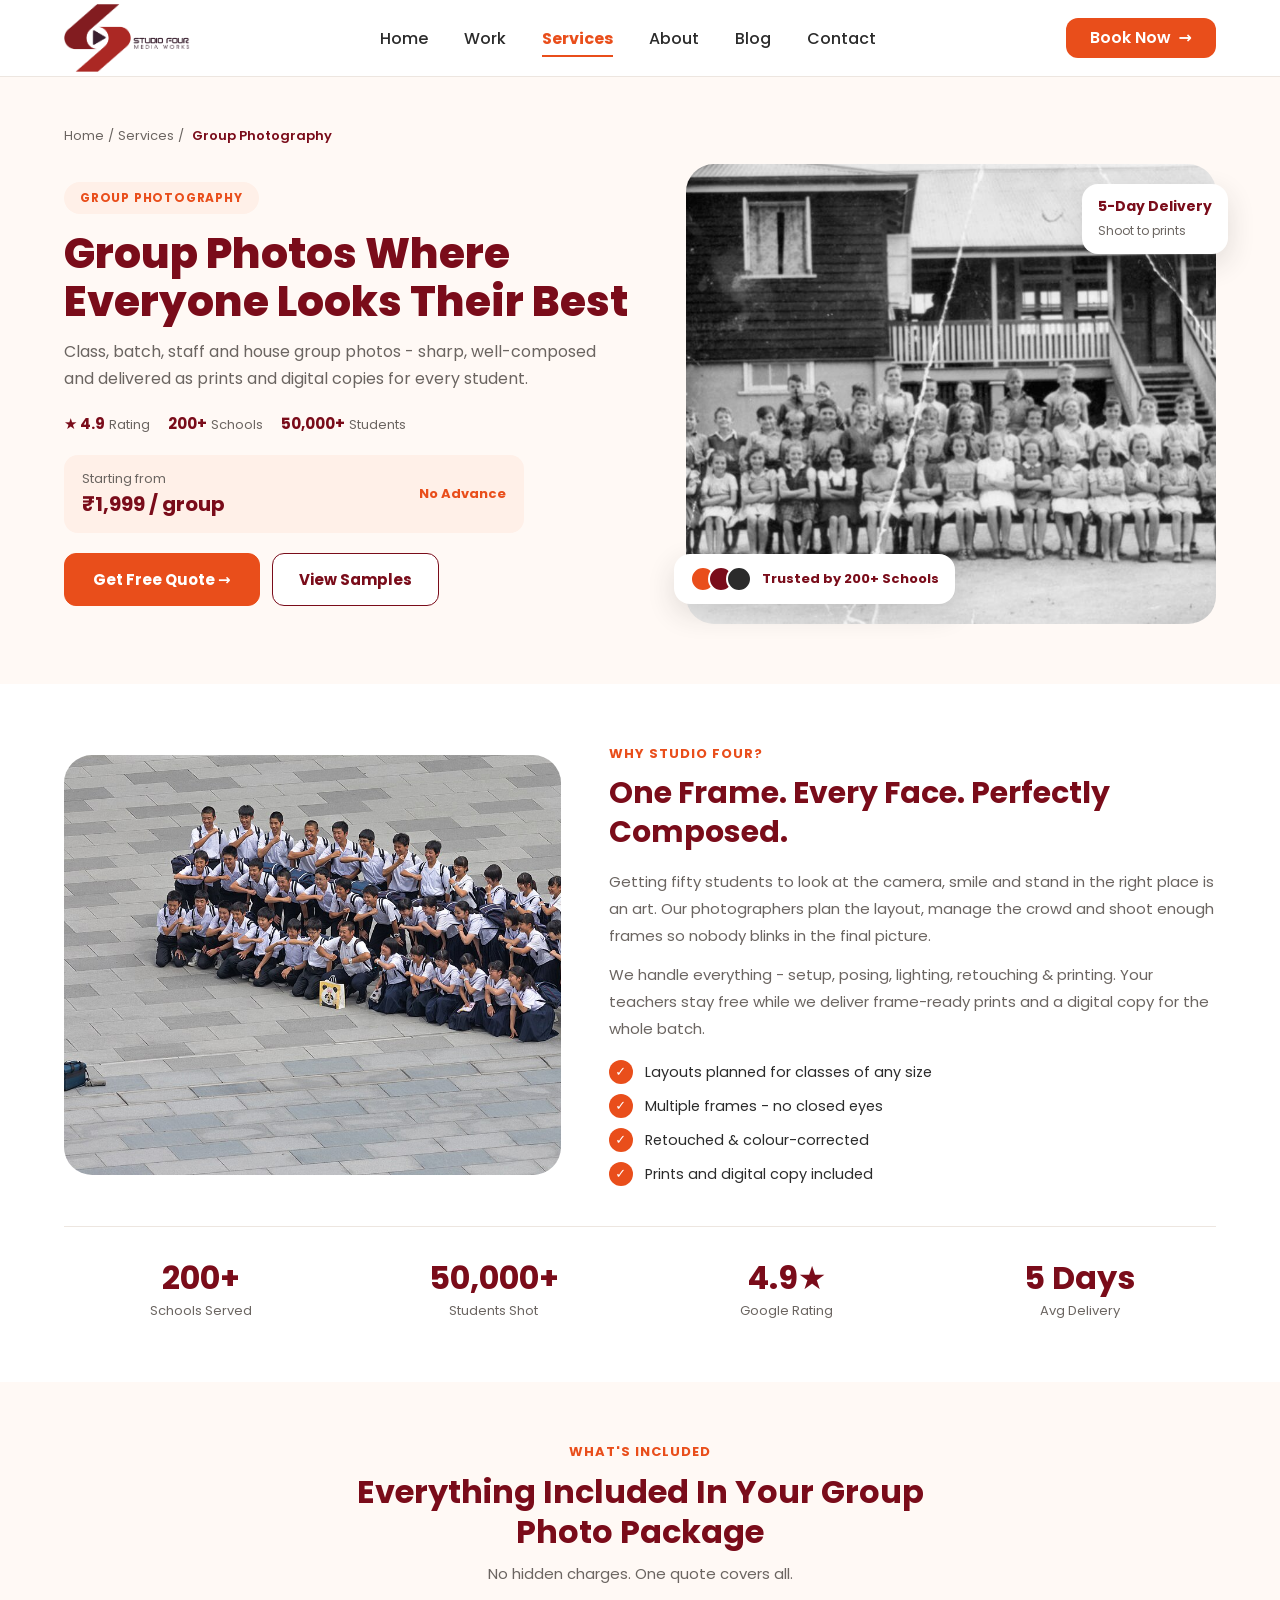
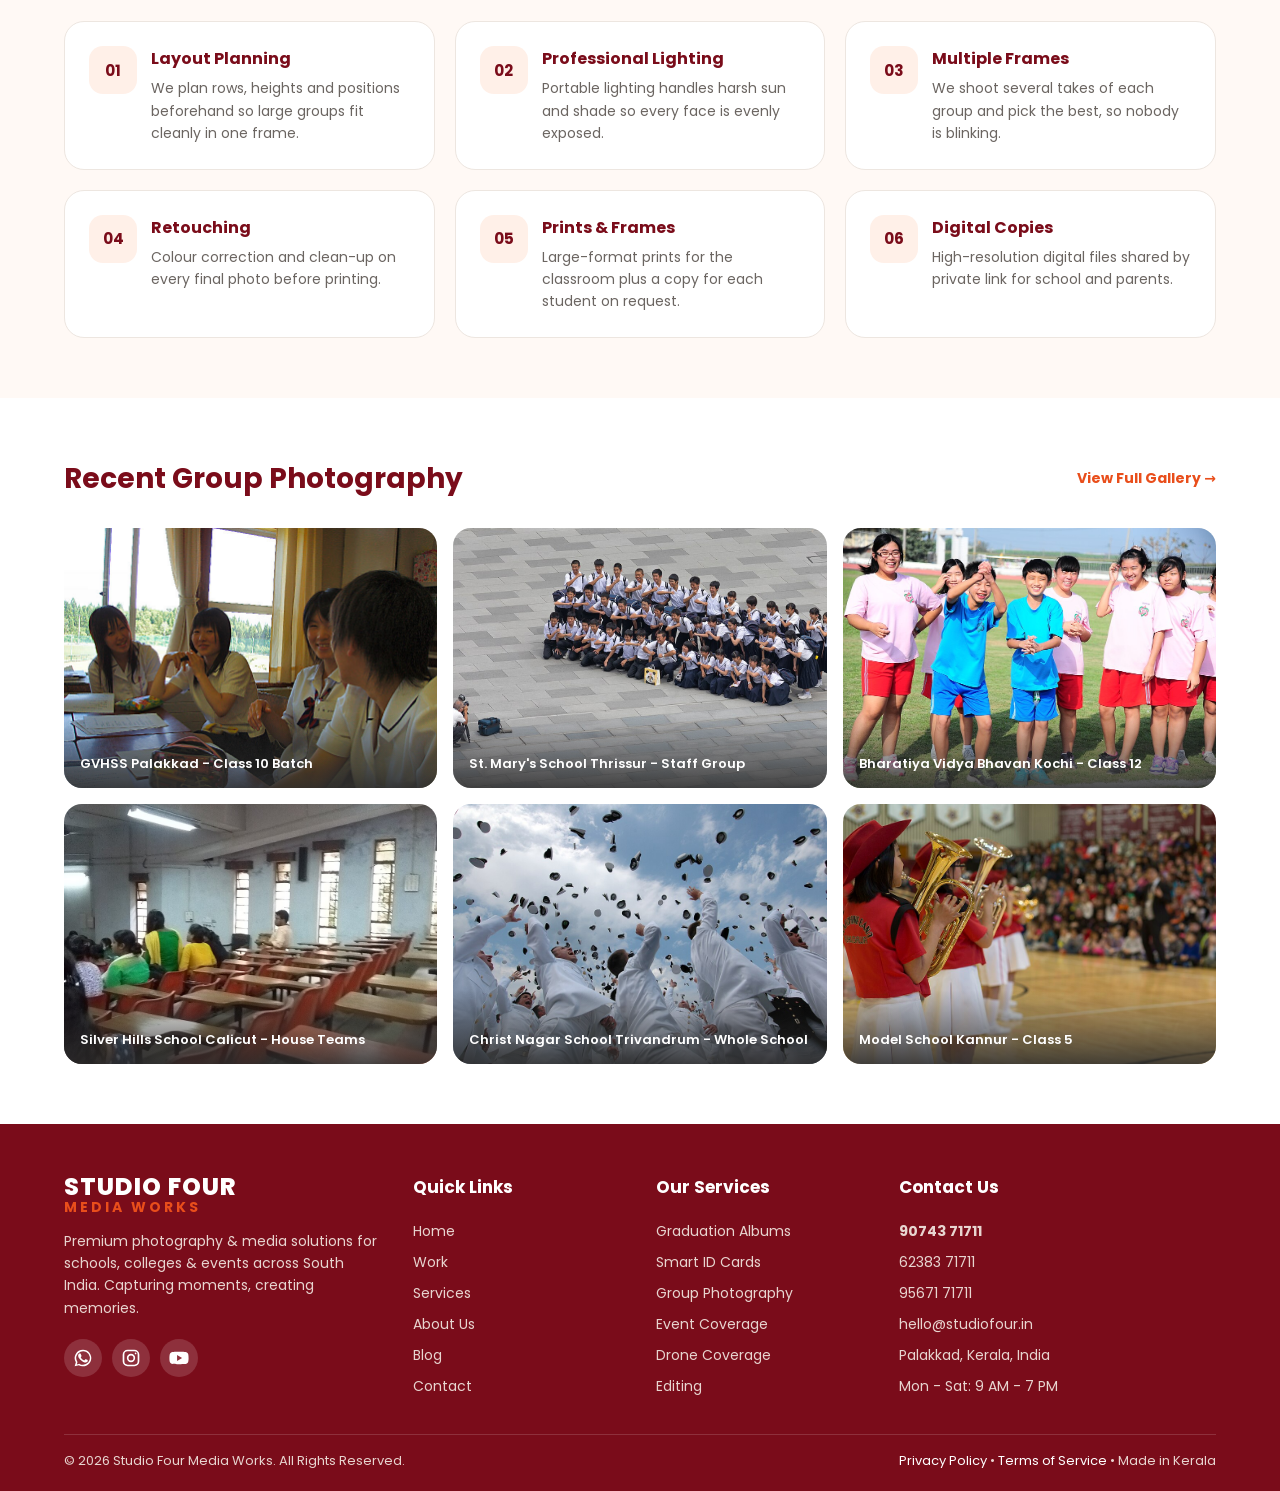
<file: service-group-photography.html>
<!DOCTYPE html>
<html lang="en">
<head>
  <meta charset="UTF-8">
  <meta name="viewport" content="width=device-width, initial-scale=1.0">
  <title>Group Photography for Schools &amp; Colleges | Studio Four Media Works</title>
  <meta name="description" content="Class and batch group photography for schools &amp; colleges in Kerala - sharp, well-composed photos with prints and digital copies. Starting from Rs 1,999 per group. No advance.">
  <link rel="canonical" href="https://studiofour.example/service-group-photography.html">

  <meta property="og:type" content="website">
  <meta property="og:title" content="Group Photos Where Everyone Looks Their Best | Studio Four Media Works">
  <meta property="og:description" content="Class, batch, staff and house group photos - sharp, well-composed and delivered as prints and digital copies for every student.">
  <meta property="og:image" content="images/service-group-photography-hero.jpg">

  <link rel="preconnect" href="https://fonts.googleapis.com">
  <link rel="preconnect" href="https://fonts.gstatic.com" crossorigin>
  <link href="https://fonts.googleapis.com/css2?family=Poppins:wght@400;500;600;700;800&display=swap" rel="stylesheet">

  <!-- Shared navbar + footer, then shared service-page template styles -->
  <link rel="stylesheet" href="css/layout.css">
  <link rel="stylesheet" href="css/service.css">

  <script type="application/ld+json">
  {
    "@context": "https://schema.org",
    "@type": "Service",
    "name": "Group Photography",
    "provider": { "@type": "LocalBusiness", "name": "Studio Four Media Works" },
    "areaServed": "South India",
    "description": "Class and batch group photography for schools and colleges in Kerala - sharp, well-composed photos with prints and digital copies.",
    "offers": { "@type": "Offer", "price": "1999", "priceCurrency": "INR" }
  }
  </script>
</head>

<body>

  <!-- =========================================================
       NAVBAR (shared across pages; Services is the active link)
       ========================================================= -->
  <header class="navbar" id="navbar">
    <input type="checkbox" id="nav-toggle" class="nav-toggle" aria-label="Toggle menu">

    <div class="navbar-inner">
      <a href="home.html" class="logo" aria-label="Studio Four Media Works - Home">
        <img src="images/Studio_Four_Logo%20(1).png" alt="Studio Four Media Works">
      </a>

      <nav class="nav-links" aria-label="Main navigation">
        <a href="home.html">Home</a>
        <a href="work.html">Work</a>
        <a href="services.html" class="active" aria-current="page">Services</a>
        <a href="about.html">About</a>
        <a href="blogs.html">Blog</a>
        <a href="contact.html">Contact</a>
      </nav>

      <div class="nav-actions">
        <a href="contact.html" class="btn-book">Book Now <span class="arrow">&rarr;</span></a>
        <label for="nav-toggle" class="hamburger" aria-label="Open menu">
          <span></span><span></span><span></span>
        </label>
      </div>
    </div>

    <div class="mobile-menu">
      <div class="mobile-menu-top">
        <a href="home.html" class="logo" aria-label="Studio Four Media Works - Home">
          <img src="images/Studio_Four_Logo%20(1).png" alt="Studio Four Media Works">
        </a>
        <label for="nav-toggle" class="close-btn" aria-label="Close menu">&times;</label>
      </div>

      <nav class="mobile-links" aria-label="Mobile navigation">
        <a href="home.html">Home</a>
        <a href="work.html">Work</a>
        <a href="services.html" class="active" aria-current="page">Services</a>
        <a href="about.html">About</a>
        <a href="blogs.html">Blog</a>
        <a href="contact.html">Contact</a>
      </nav>

      <div class="mobile-menu-bottom">
        <a href="contact.html" class="btn-book">Book Now <span class="arrow">&rarr;</span></a>
        <div class="mobile-phones">
          <a href="tel:+919074371711">90743 71711</a><span class="sep">|</span>
          <a href="tel:+916238371711">62383 71711</a><span class="sep">|</span>
          <a href="tel:+919567171711">95671 71711</a>
        </div>
      </div>
    </div>
  </header>

  <!-- =========================================================
       SECTION 1: SERVICE HERO
       ========================================================= -->
  <section class="service-hero band">
    <div class="band-inner">

      <nav class="breadcrumb" aria-label="Breadcrumb">
        <a href="home.html">Home</a><span>/</span><a href="services.html">Services</a><span>/</span><span aria-current="page">Group Photography</span>
      </nav>

      <div class="hero-grid">
        <div class="hero-text">
          <span class="category-pill">Group Photography</span>
          <h1>Group Photos Where Everyone Looks Their Best</h1>
          <p class="hero-sub">Class, batch, staff and house group photos - sharp, well-composed and delivered as prints and digital copies for every student.</p>

          <div class="trust-row">
            <div class="trust-item"><strong>&#9733; 4.9</strong>Rating</div>
            <div class="trust-item"><strong>200+</strong>Schools</div>
            <div class="trust-item"><strong>50,000+</strong>Students</div>
          </div>

          <div class="price-hint">
            <div>
              <small>Starting from</small>
              <span class="price">&#8377;1,999 / group</span>
            </div>
            <span class="no-advance">No Advance</span>
          </div>

          <div class="btn-row">
            <a class="btn btn-primary" href="https://wa.me/919074371711">Get Free Quote &rarr;</a>
            <a class="btn btn-outline" href="#gallery">View Samples</a>
          </div>
        </div>

        <div class="hero-media">
          <img src="images/service-group-photography-hero.jpg" alt="Large school class group photograph on the school lawn" width="640" height="460" fetchpriority="high">

          <div class="float-card float-delivery">
            <strong>5-Day Delivery</strong>
            <span>Shoot to prints</span>
          </div>

          <div class="float-card float-trust">
            <div class="avatars" aria-hidden="true"><i></i><i></i><i></i></div>
            <strong>Trusted by 200+ Schools</strong>
          </div>
        </div>
      </div>

    </div>
  </section>

  <!-- =========================================================
       SECTION 2: OVERVIEW
       ========================================================= -->
  <section class="service-overview band">
    <div class="band-inner">

      <div class="overview-grid">
        <img src="images/service-group-photography-overview.jpg" alt="Photographer directing a large school group for a photo" width="560" height="420" loading="lazy">

        <div class="overview-text">
          <span class="eyebrow">Why Studio Four?</span>
          <h2>One Frame. Every Face. Perfectly Composed.</h2>
          <p>Getting fifty students to look at the camera, smile and stand in the right place is an art. Our photographers plan the layout, manage the crowd and shoot enough frames so nobody blinks in the final picture.</p>
          <p>We handle everything - setup, posing, lighting, retouching &amp; printing. Your teachers stay free while we deliver frame-ready prints and a digital copy for the whole batch.</p>

          <ul class="check-list">
            <li>Layouts planned for classes of any size</li>
            <li>Multiple frames - no closed eyes</li>
            <li>Retouched &amp; colour-corrected</li>
            <li>Prints and digital copy included</li>
          </ul>
        </div>
      </div>

      <div class="stats-row">
        <div class="stat"><strong>200+</strong><span>Schools Served</span></div>
        <div class="stat"><strong>50,000+</strong><span>Students Shot</span></div>
        <div class="stat"><strong>4.9&#9733;</strong><span>Google Rating</span></div>
        <div class="stat"><strong>5 Days</strong><span>Avg Delivery</span></div>
      </div>

    </div>
  </section>

  <!-- =========================================================
       SECTION 3: WHAT'S INCLUDED
       ========================================================= -->
  <section class="service-included band">
    <div class="band-inner">

      <div class="section-head">
        <span class="eyebrow">What's Included</span>
        <h2>Everything Included In Your Group Photo Package</h2>
        <p>No hidden charges. One quote covers all.</p>
      </div>

      <div class="included-grid">

        <article class="included-card">
          <div class="included-icon" aria-hidden="true">01</div>
          <div>
            <h3>Layout Planning</h3>
            <p>We plan rows, heights and positions beforehand so large groups fit cleanly in one frame.</p>
          </div>
        </article>

        <article class="included-card">
          <div class="included-icon" aria-hidden="true">02</div>
          <div>
            <h3>Professional Lighting</h3>
            <p>Portable lighting handles harsh sun and shade so every face is evenly exposed.</p>
          </div>
        </article>

        <article class="included-card">
          <div class="included-icon" aria-hidden="true">03</div>
          <div>
            <h3>Multiple Frames</h3>
            <p>We shoot several takes of each group and pick the best, so nobody is blinking.</p>
          </div>
        </article>

        <article class="included-card">
          <div class="included-icon" aria-hidden="true">04</div>
          <div>
            <h3>Retouching</h3>
            <p>Colour correction and clean-up on every final photo before printing.</p>
          </div>
        </article>

        <article class="included-card">
          <div class="included-icon" aria-hidden="true">05</div>
          <div>
            <h3>Prints &amp; Frames</h3>
            <p>Large-format prints for the classroom plus a copy for each student on request.</p>
          </div>
        </article>

        <article class="included-card">
          <div class="included-icon" aria-hidden="true">06</div>
          <div>
            <h3>Digital Copies</h3>
            <p>High-resolution digital files shared by private link for school and parents.</p>
          </div>
        </article>

      </div>
    </div>
  </section>

  <!-- =========================================================
       SECTION 4: GALLERY
       ========================================================= -->
  <section class="service-gallery band" id="gallery">
    <div class="band-inner">

      <div class="gallery-head">
        <h2>Recent Group Photography</h2>
        <a href="home.html#portfolio">View Full Gallery &rarr;</a>
      </div>

      <div class="gallery-grid">
        <figure class="gallery-item">
          <img src="images/group-photography-1.jpg" alt="Class 10 group photo at GVHSS Palakkad" loading="lazy">
          <figcaption>GVHSS Palakkad - Class 10 Batch</figcaption>
        </figure>
        <figure class="gallery-item">
          <img src="images/group-photography-2.jpg" alt="Teaching staff group photograph" loading="lazy">
          <figcaption>St. Mary's School Thrissur - Staff Group</figcaption>
        </figure>
        <figure class="gallery-item">
          <img src="images/group-photography-3.jpg" alt="Class 12 batch group photo" loading="lazy">
          <figcaption>Bharatiya Vidya Bhavan Kochi - Class 12</figcaption>
        </figure>
        <figure class="gallery-item">
          <img src="images/group-photography-4.jpg" alt="House teams in coloured uniforms" loading="lazy">
          <figcaption>Silver Hills School Calicut - House Teams</figcaption>
        </figure>
        <figure class="gallery-item">
          <img src="images/group-photography-5.jpg" alt="Whole-school group on the playground" loading="lazy">
          <figcaption>Christ Nagar School Trivandrum - Whole School</figcaption>
        </figure>
        <figure class="gallery-item">
          <img src="images/group-photography-6.jpg" alt="Primary class group photo" loading="lazy">
          <figcaption>Model School Kannur - Class 5</figcaption>
        </figure>
      </div>

    </div>
  </section>

  <!-- =========================================================
       FOOTER (shared across pages)
       ========================================================= -->
  <footer class="footer">
    <div class="footer-grid">

      <div class="footer-col footer-brand">
        <a href="home.html" class="footer-logo" aria-label="Studio Four Media Works">
          <strong>STUDIO FOUR</strong>
          <span>MEDIA WORKS</span>
        </a>
        <p>Premium photography &amp; media solutions for schools, colleges &amp; events across South India. Capturing moments, creating memories.</p>

        <div class="footer-social">
          <a href="https://wa.me/919074371711" target="_blank" rel="noopener" aria-label="WhatsApp"><svg viewBox="0 0 24 24" width="20" height="20" fill="currentColor" aria-hidden="true"><path d="M17.5 14.4c-.3-.1-1.7-.8-2-.9-.3-.1-.5-.1-.7.1-.2.3-.8.9-.9 1.1-.2.2-.3.2-.6.1-.3-.1-1.2-.5-2.3-1.4-.9-.8-1.4-1.7-1.6-2-.2-.3 0-.4.1-.6.1-.1.3-.3.4-.5.1-.2.2-.3.3-.5.1-.2 0-.4 0-.5-.1-.1-.7-1.6-.9-2.2-.2-.6-.5-.5-.7-.5h-.6c-.2 0-.5.1-.8.4-.3.3-1 1-1 2.4s1 2.8 1.2 3c.1.2 2 3.1 4.9 4.3.7.3 1.2.5 1.6.6.7.2 1.3.2 1.8.1.5-.1 1.7-.7 1.9-1.4.2-.7.2-1.2.2-1.4-.1-.1-.3-.2-.6-.3zM12 2a10 10 0 0 0-8.6 15.1L2 22l5-1.3A10 10 0 1 0 12 2zm0 18.2c-1.5 0-2.9-.4-4.1-1.1l-.3-.2-3 .8.8-2.9-.2-.3A8.2 8.2 0 1 1 12 20.2z"/></svg></a>
          <a href="#" target="_blank" rel="noopener" aria-label="Instagram"><svg viewBox="0 0 24 24" width="20" height="20" fill="none" stroke="currentColor" stroke-width="2" stroke-linecap="round" stroke-linejoin="round" aria-hidden="true"><rect x="3" y="3" width="18" height="18" rx="5"/><circle cx="12" cy="12" r="4"/><circle cx="17.5" cy="6.5" r="1" fill="currentColor" stroke="none"/></svg></a>
          <a href="#" target="_blank" rel="noopener" aria-label="YouTube"><svg viewBox="0 0 24 24" width="20" height="20" fill="currentColor" aria-hidden="true"><path d="M23 7.2a3 3 0 0 0-2.1-2.1C19 4.6 12 4.6 12 4.6s-7 0-8.9.5A3 3 0 0 0 1 7.2C.5 9.1.5 12 .5 12s0 2.9.5 4.8a3 3 0 0 0 2.1 2.1c1.9.5 8.9.5 8.9.5s7 0 8.9-.5a3 3 0 0 0 2.1-2.1c.5-1.9.5-4.8.5-4.8s0-2.9-.5-4.8zM9.7 15.5v-7l6 3.5-6 3.5z"/></svg></a>
        </div>
      </div>

      <div class="footer-col">
        <h4>Quick Links</h4>
        <a href="home.html">Home</a>
        <a href="work.html">Work</a>
        <a href="services.html">Services</a>
        <a href="about.html">About Us</a>
        <a href="blogs.html">Blog</a>
        <a href="contact.html">Contact</a>
      </div>

      <div class="footer-col">
        <h4>Our Services</h4>
        <a href="service-graduation.html">Graduation Albums</a>
        <a href="service-id-cards.html">Smart ID Cards</a>
        <a href="service-group-photography.html">Group Photography</a>
        <a href="service-event-coverage.html">Event Coverage</a>
        <a href="service-drone-coverage.html">Drone Coverage</a>
        <a href="service-editing.html">Editing</a>
      </div>

      <div class="footer-col footer-contact">
        <h4>Contact Us</h4>
        <a href="tel:9074371711" class="footer-phone">90743 71711</a>
        <a href="tel:6238371711">62383 71711</a>
        <a href="tel:9567171711">95671 71711</a>
        <a href="mailto:hello@studiofour.in">hello@studiofour.in</a>
        <span>Palakkad, Kerala, India</span>
        <span>Mon - Sat: 9 AM - 7 PM</span>
      </div>

    </div>

    <hr class="footer-line">

    <div class="footer-bottom">
      <p>&copy; 2026 Studio Four Media Works. All Rights Reserved.</p>
      <p><a href="#">Privacy Policy</a> &bull; <a href="#">Terms of Service</a> &bull; Made in Kerala</p>
    </div>
  </footer>

  <!-- Navbar: shadow on scroll + close mobile menu when a link is tapped -->
  <script>
    (function () {
      var navbar = document.getElementById('navbar');
      var toggle = document.getElementById('nav-toggle');
      function onScroll() { navbar.classList.toggle('scrolled', window.scrollY > 4); }
      window.addEventListener('scroll', onScroll, { passive: true });
      onScroll();
      document.querySelectorAll('.mobile-menu a').forEach(function (a) {
        a.addEventListener('click', function () { toggle.checked = false; });
      });
    })();
  </script>

</body>
</html>
</file>
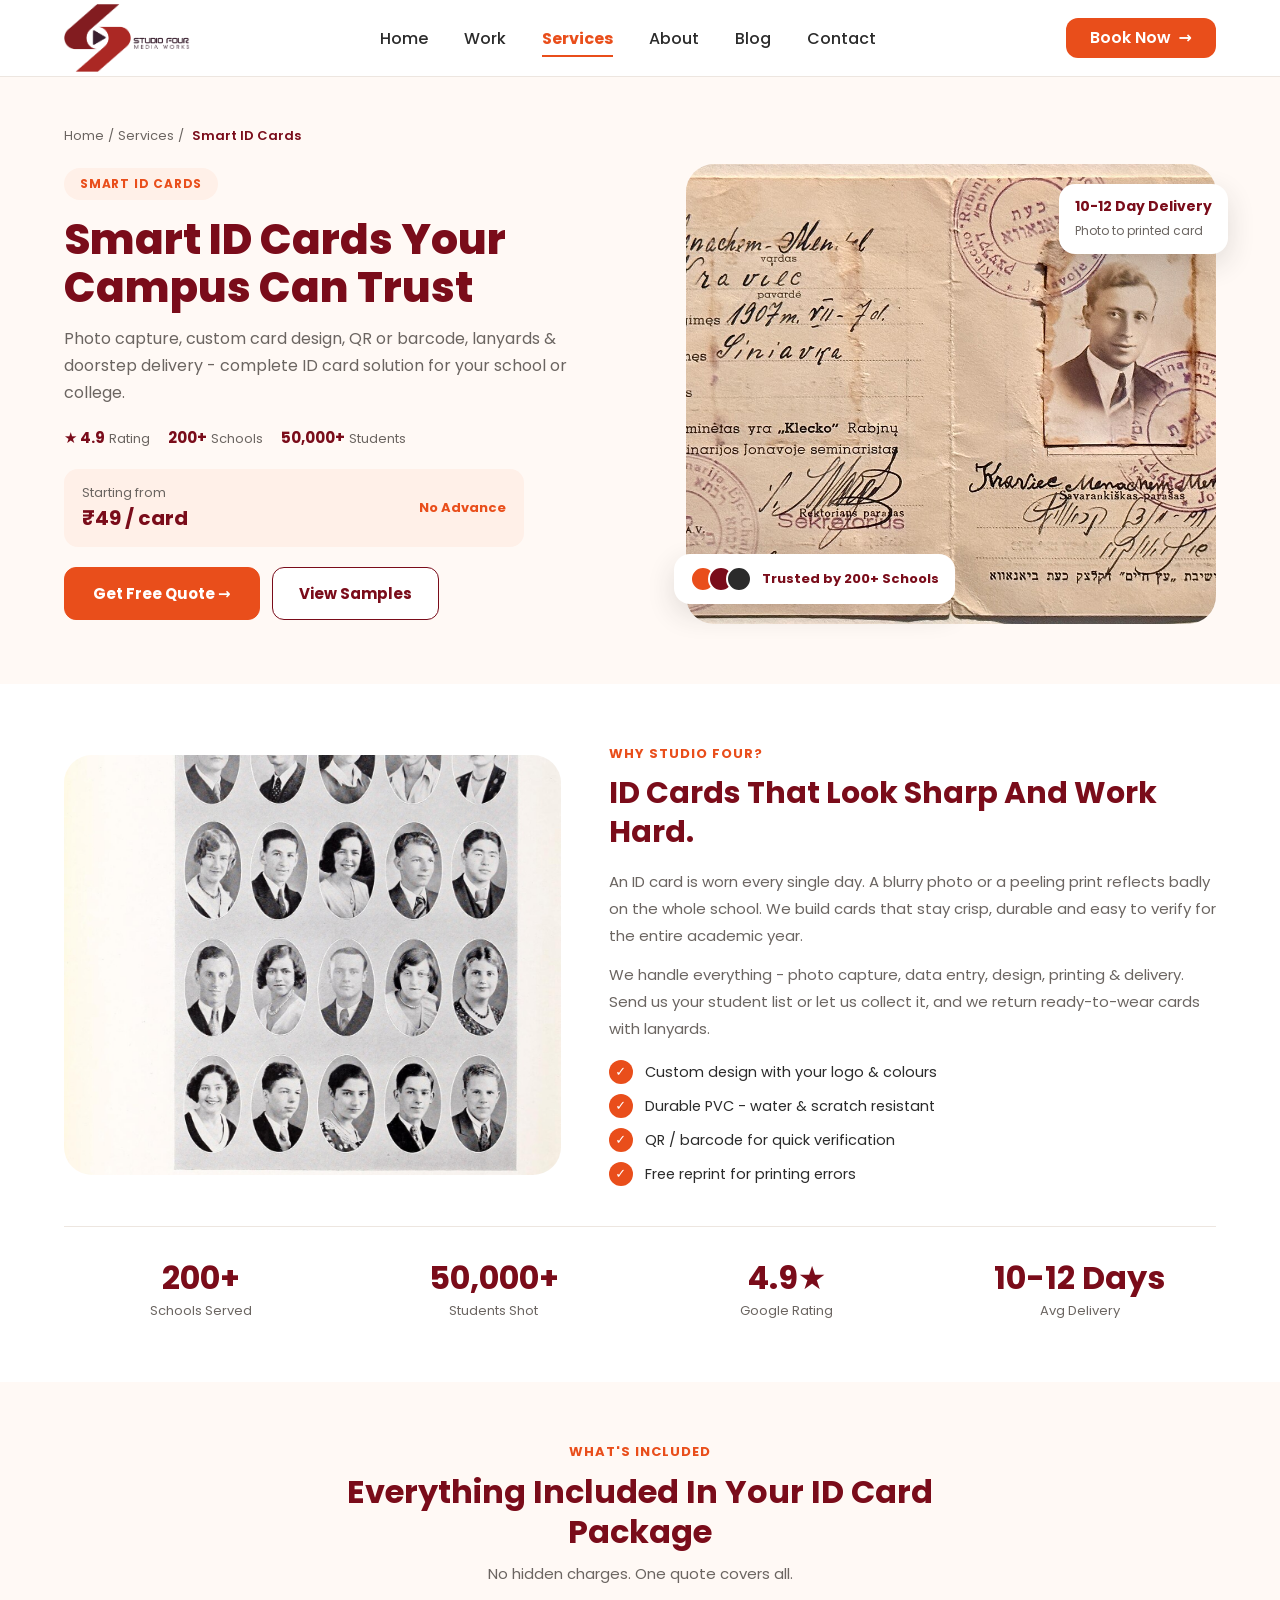
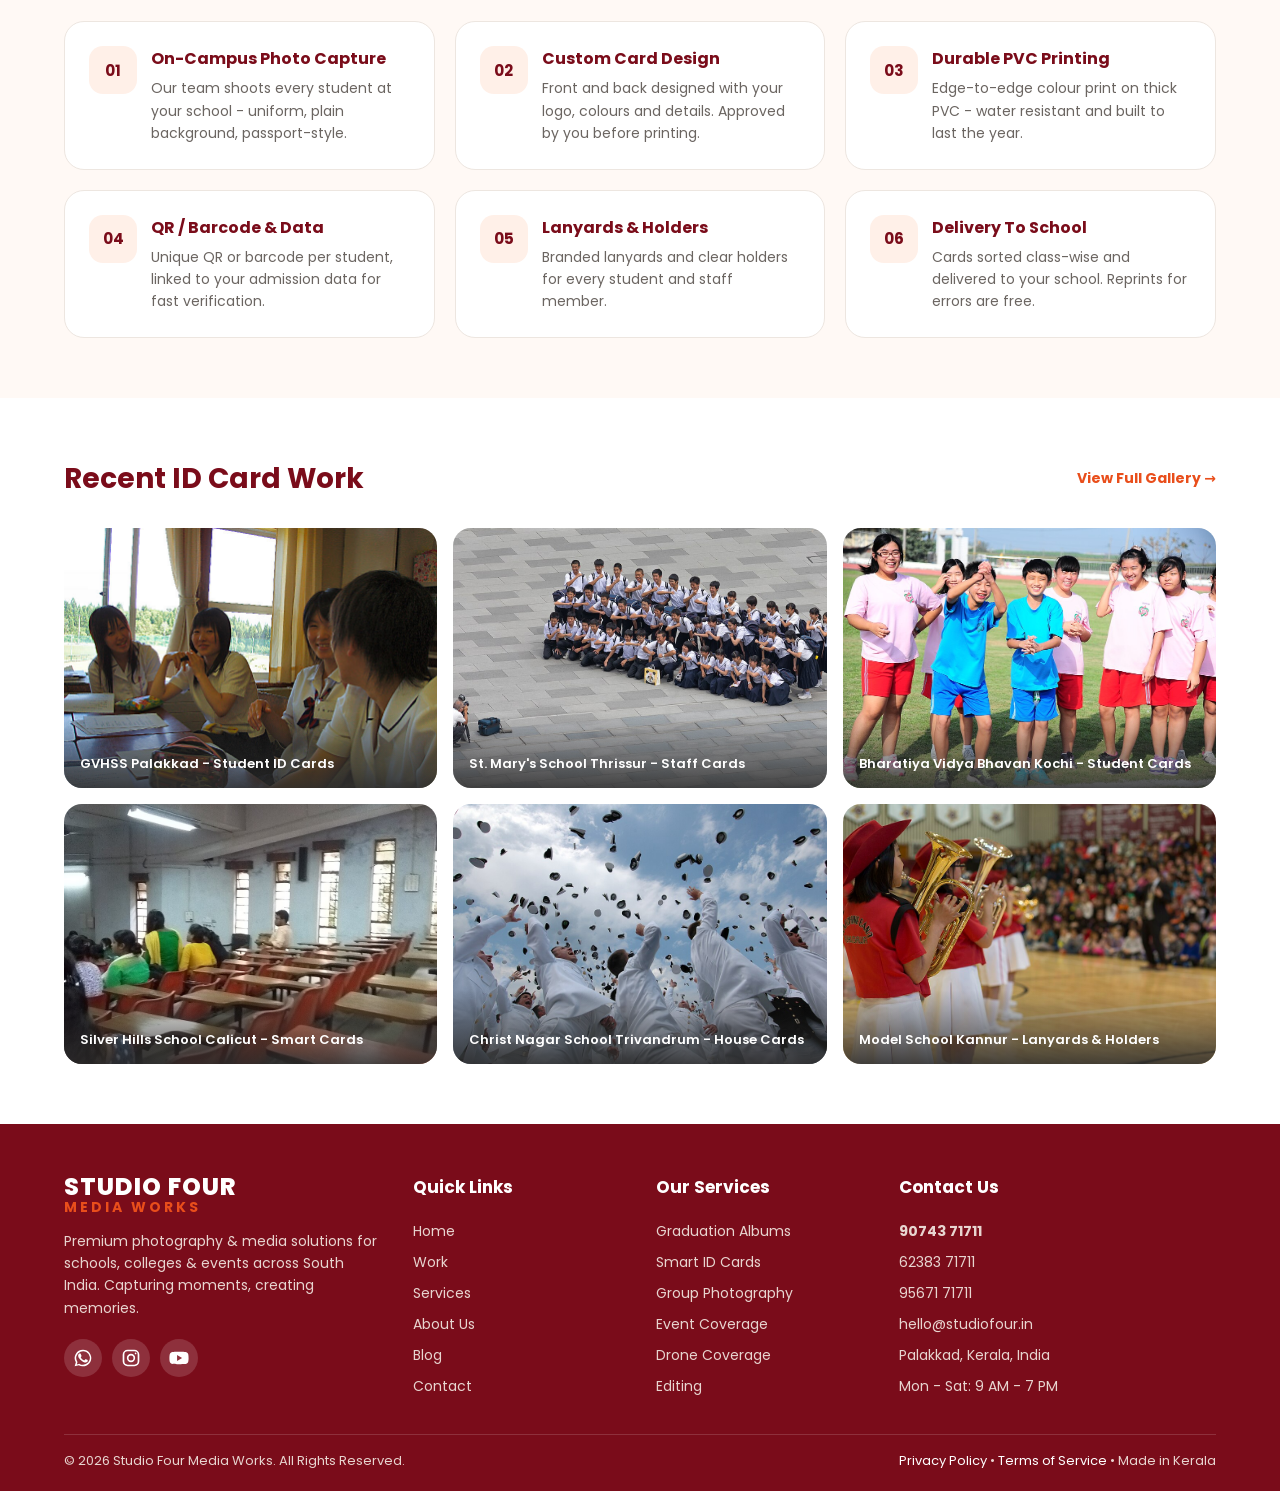
<file: service-id-cards.html>
<!DOCTYPE html>
<html lang="en">
<head>
  <meta charset="UTF-8">
  <meta name="viewport" content="width=device-width, initial-scale=1.0">
  <title>Smart ID Cards for Schools &amp; Colleges | Studio Four Media Works</title>
  <meta name="description" content="Smart PVC ID cards for schools &amp; colleges in Kerala - photo capture, custom design, QR/barcode, lanyards and delivery in 10-12 days. Starting from Rs 49 per card. No advance.">
  <link rel="canonical" href="https://studiofour.example/service-id-cards.html">

  <meta property="og:type" content="website">
  <meta property="og:title" content="Smart ID Cards Your Campus Can Trust | Studio Four Media Works">
  <meta property="og:description" content="Photo capture, custom card design, QR or barcode, lanyards &amp; doorstep delivery - complete ID card solution for your school or college.">
  <meta property="og:image" content="images/service-id-cards-hero.jpg">

  <link rel="preconnect" href="https://fonts.googleapis.com">
  <link rel="preconnect" href="https://fonts.gstatic.com" crossorigin>
  <link href="https://fonts.googleapis.com/css2?family=Poppins:wght@400;500;600;700;800&display=swap" rel="stylesheet">

  <!-- Shared navbar + footer, then shared service-page template styles -->
  <link rel="stylesheet" href="css/layout.css">
  <link rel="stylesheet" href="css/service.css">

  <script type="application/ld+json">
  {
    "@context": "https://schema.org",
    "@type": "Service",
    "name": "Smart ID Cards",
    "provider": { "@type": "LocalBusiness", "name": "Studio Four Media Works" },
    "areaServed": "South India",
    "description": "Smart PVC ID cards for schools and colleges in Kerala - photo capture, custom design, QR/barcode, lanyards and delivery in 10-12 days.",
    "offers": { "@type": "Offer", "price": "49", "priceCurrency": "INR" }
  }
  </script>
</head>

<body>

  <!-- =========================================================
       NAVBAR (shared across pages; Services is the active link)
       ========================================================= -->
  <header class="navbar" id="navbar">
    <input type="checkbox" id="nav-toggle" class="nav-toggle" aria-label="Toggle menu">

    <div class="navbar-inner">
      <a href="home.html" class="logo" aria-label="Studio Four Media Works - Home">
        <img src="images/Studio_Four_Logo%20(1).png" alt="Studio Four Media Works">
      </a>

      <nav class="nav-links" aria-label="Main navigation">
        <a href="home.html">Home</a>
        <a href="work.html">Work</a>
        <a href="services.html" class="active" aria-current="page">Services</a>
        <a href="about.html">About</a>
        <a href="blogs.html">Blog</a>
        <a href="contact.html">Contact</a>
      </nav>

      <div class="nav-actions">
        <a href="contact.html" class="btn-book">Book Now <span class="arrow">&rarr;</span></a>
        <label for="nav-toggle" class="hamburger" aria-label="Open menu">
          <span></span><span></span><span></span>
        </label>
      </div>
    </div>

    <div class="mobile-menu">
      <div class="mobile-menu-top">
        <a href="home.html" class="logo" aria-label="Studio Four Media Works - Home">
          <img src="images/Studio_Four_Logo%20(1).png" alt="Studio Four Media Works">
        </a>
        <label for="nav-toggle" class="close-btn" aria-label="Close menu">&times;</label>
      </div>

      <nav class="mobile-links" aria-label="Mobile navigation">
        <a href="home.html">Home</a>
        <a href="work.html">Work</a>
        <a href="services.html" class="active" aria-current="page">Services</a>
        <a href="about.html">About</a>
        <a href="blogs.html">Blog</a>
        <a href="contact.html">Contact</a>
      </nav>

      <div class="mobile-menu-bottom">
        <a href="contact.html" class="btn-book">Book Now <span class="arrow">&rarr;</span></a>
        <div class="mobile-phones">
          <a href="tel:+919074371711">90743 71711</a><span class="sep">|</span>
          <a href="tel:+916238371711">62383 71711</a><span class="sep">|</span>
          <a href="tel:+919567171711">95671 71711</a>
        </div>
      </div>
    </div>
  </header>

  <!-- =========================================================
       SECTION 1: SERVICE HERO
       ========================================================= -->
  <section class="service-hero band">
    <div class="band-inner">

      <nav class="breadcrumb" aria-label="Breadcrumb">
        <a href="home.html">Home</a><span>/</span><a href="services.html">Services</a><span>/</span><span aria-current="page">Smart ID Cards</span>
      </nav>

      <div class="hero-grid">
        <div class="hero-text">
          <span class="category-pill">Smart ID Cards</span>
          <h1>Smart ID Cards Your Campus Can Trust</h1>
          <p class="hero-sub">Photo capture, custom card design, QR or barcode, lanyards &amp; doorstep delivery - complete ID card solution for your school or college.</p>

          <div class="trust-row">
            <div class="trust-item"><strong>&#9733; 4.9</strong>Rating</div>
            <div class="trust-item"><strong>200+</strong>Schools</div>
            <div class="trust-item"><strong>50,000+</strong>Students</div>
          </div>

          <div class="price-hint">
            <div>
              <small>Starting from</small>
              <span class="price">&#8377;49 / card</span>
            </div>
            <span class="no-advance">No Advance</span>
          </div>

          <div class="btn-row">
            <a class="btn btn-primary" href="https://wa.me/919074371711">Get Free Quote &rarr;</a>
            <a class="btn btn-outline" href="#gallery">View Samples</a>
          </div>
        </div>

        <div class="hero-media">
          <img src="images/service-id-cards-hero.jpg" alt="Students wearing smart ID cards with lanyards at school" width="640" height="460" fetchpriority="high">

          <div class="float-card float-delivery">
            <strong>10-12 Day Delivery</strong>
            <span>Photo to printed card</span>
          </div>

          <div class="float-card float-trust">
            <div class="avatars" aria-hidden="true"><i></i><i></i><i></i></div>
            <strong>Trusted by 200+ Schools</strong>
          </div>
        </div>
      </div>

    </div>
  </section>

  <!-- =========================================================
       SECTION 2: OVERVIEW
       ========================================================= -->
  <section class="service-overview band">
    <div class="band-inner">

      <div class="overview-grid">
        <img src="images/service-id-cards-overview.jpg" alt="Technician printing PVC ID cards for a school batch" width="560" height="420" loading="lazy">

        <div class="overview-text">
          <span class="eyebrow">Why Studio Four?</span>
          <h2>ID Cards That Look Sharp And Work Hard.</h2>
          <p>An ID card is worn every single day. A blurry photo or a peeling print reflects badly on the whole school. We build cards that stay crisp, durable and easy to verify for the entire academic year.</p>
          <p>We handle everything - photo capture, data entry, design, printing &amp; delivery. Send us your student list or let us collect it, and we return ready-to-wear cards with lanyards.</p>

          <ul class="check-list">
            <li>Custom design with your logo &amp; colours</li>
            <li>Durable PVC - water &amp; scratch resistant</li>
            <li>QR / barcode for quick verification</li>
            <li>Free reprint for printing errors</li>
          </ul>
        </div>
      </div>

      <div class="stats-row">
        <div class="stat"><strong>200+</strong><span>Schools Served</span></div>
        <div class="stat"><strong>50,000+</strong><span>Students Shot</span></div>
        <div class="stat"><strong>4.9&#9733;</strong><span>Google Rating</span></div>
        <div class="stat"><strong>10-12 Days</strong><span>Avg Delivery</span></div>
      </div>

    </div>
  </section>

  <!-- =========================================================
       SECTION 3: WHAT'S INCLUDED
       ========================================================= -->
  <section class="service-included band">
    <div class="band-inner">

      <div class="section-head">
        <span class="eyebrow">What's Included</span>
        <h2>Everything Included In Your ID Card Package</h2>
        <p>No hidden charges. One quote covers all.</p>
      </div>

      <div class="included-grid">

        <article class="included-card">
          <div class="included-icon" aria-hidden="true">01</div>
          <div>
            <h3>On-Campus Photo Capture</h3>
            <p>Our team shoots every student at your school - uniform, plain background, passport-style.</p>
          </div>
        </article>

        <article class="included-card">
          <div class="included-icon" aria-hidden="true">02</div>
          <div>
            <h3>Custom Card Design</h3>
            <p>Front and back designed with your logo, colours and details. Approved by you before printing.</p>
          </div>
        </article>

        <article class="included-card">
          <div class="included-icon" aria-hidden="true">03</div>
          <div>
            <h3>Durable PVC Printing</h3>
            <p>Edge-to-edge colour print on thick PVC - water resistant and built to last the year.</p>
          </div>
        </article>

        <article class="included-card">
          <div class="included-icon" aria-hidden="true">04</div>
          <div>
            <h3>QR / Barcode &amp; Data</h3>
            <p>Unique QR or barcode per student, linked to your admission data for fast verification.</p>
          </div>
        </article>

        <article class="included-card">
          <div class="included-icon" aria-hidden="true">05</div>
          <div>
            <h3>Lanyards &amp; Holders</h3>
            <p>Branded lanyards and clear holders for every student and staff member.</p>
          </div>
        </article>

        <article class="included-card">
          <div class="included-icon" aria-hidden="true">06</div>
          <div>
            <h3>Delivery To School</h3>
            <p>Cards sorted class-wise and delivered to your school. Reprints for errors are free.</p>
          </div>
        </article>

      </div>
    </div>
  </section>

  <!-- =========================================================
       SECTION 4: GALLERY
       ========================================================= -->
  <section class="service-gallery band" id="gallery">
    <div class="band-inner">

      <div class="gallery-head">
        <h2>Recent ID Card Work</h2>
        <a href="home.html#portfolio">View Full Gallery &rarr;</a>
      </div>

      <div class="gallery-grid">
        <figure class="gallery-item">
          <img src="images/id-cards-1.jpg" alt="Student ID cards printed for GVHSS Palakkad" loading="lazy">
          <figcaption>GVHSS Palakkad - Student ID Cards</figcaption>
        </figure>
        <figure class="gallery-item">
          <img src="images/id-cards-2.jpg" alt="Staff ID cards with lanyards" loading="lazy">
          <figcaption>St. Mary's School Thrissur - Staff Cards</figcaption>
        </figure>
        <figure class="gallery-item">
          <img src="images/id-cards-3.jpg" alt="Colourful student ID cards" loading="lazy">
          <figcaption>Bharatiya Vidya Bhavan Kochi - Student Cards</figcaption>
        </figure>
        <figure class="gallery-item">
          <img src="images/id-cards-4.jpg" alt="Smart ID cards with QR code" loading="lazy">
          <figcaption>Silver Hills School Calicut - Smart Cards</figcaption>
        </figure>
        <figure class="gallery-item">
          <img src="images/id-cards-5.jpg" alt="House-coloured ID cards" loading="lazy">
          <figcaption>Christ Nagar School Trivandrum - House Cards</figcaption>
        </figure>
        <figure class="gallery-item">
          <img src="images/id-cards-6.jpg" alt="Branded lanyards and card holders" loading="lazy">
          <figcaption>Model School Kannur - Lanyards &amp; Holders</figcaption>
        </figure>
      </div>

    </div>
  </section>

  <!-- =========================================================
       FOOTER (shared across pages)
       ========================================================= -->
  <footer class="footer">
    <div class="footer-grid">

      <div class="footer-col footer-brand">
        <a href="home.html" class="footer-logo" aria-label="Studio Four Media Works">
          <strong>STUDIO FOUR</strong>
          <span>MEDIA WORKS</span>
        </a>
        <p>Premium photography &amp; media solutions for schools, colleges &amp; events across South India. Capturing moments, creating memories.</p>

        <div class="footer-social">
          <a href="https://wa.me/919074371711" target="_blank" rel="noopener" aria-label="WhatsApp"><svg viewBox="0 0 24 24" width="20" height="20" fill="currentColor" aria-hidden="true"><path d="M17.5 14.4c-.3-.1-1.7-.8-2-.9-.3-.1-.5-.1-.7.1-.2.3-.8.9-.9 1.1-.2.2-.3.2-.6.1-.3-.1-1.2-.5-2.3-1.4-.9-.8-1.4-1.7-1.6-2-.2-.3 0-.4.1-.6.1-.1.3-.3.4-.5.1-.2.2-.3.3-.5.1-.2 0-.4 0-.5-.1-.1-.7-1.6-.9-2.2-.2-.6-.5-.5-.7-.5h-.6c-.2 0-.5.1-.8.4-.3.3-1 1-1 2.4s1 2.8 1.2 3c.1.2 2 3.1 4.9 4.3.7.3 1.2.5 1.6.6.7.2 1.3.2 1.8.1.5-.1 1.7-.7 1.9-1.4.2-.7.2-1.2.2-1.4-.1-.1-.3-.2-.6-.3zM12 2a10 10 0 0 0-8.6 15.1L2 22l5-1.3A10 10 0 1 0 12 2zm0 18.2c-1.5 0-2.9-.4-4.1-1.1l-.3-.2-3 .8.8-2.9-.2-.3A8.2 8.2 0 1 1 12 20.2z"/></svg></a>
          <a href="#" target="_blank" rel="noopener" aria-label="Instagram"><svg viewBox="0 0 24 24" width="20" height="20" fill="none" stroke="currentColor" stroke-width="2" stroke-linecap="round" stroke-linejoin="round" aria-hidden="true"><rect x="3" y="3" width="18" height="18" rx="5"/><circle cx="12" cy="12" r="4"/><circle cx="17.5" cy="6.5" r="1" fill="currentColor" stroke="none"/></svg></a>
          <a href="#" target="_blank" rel="noopener" aria-label="YouTube"><svg viewBox="0 0 24 24" width="20" height="20" fill="currentColor" aria-hidden="true"><path d="M23 7.2a3 3 0 0 0-2.1-2.1C19 4.6 12 4.6 12 4.6s-7 0-8.9.5A3 3 0 0 0 1 7.2C.5 9.1.5 12 .5 12s0 2.9.5 4.8a3 3 0 0 0 2.1 2.1c1.9.5 8.9.5 8.9.5s7 0 8.9-.5a3 3 0 0 0 2.1-2.1c.5-1.9.5-4.8.5-4.8s0-2.9-.5-4.8zM9.7 15.5v-7l6 3.5-6 3.5z"/></svg></a>
        </div>
      </div>

      <div class="footer-col">
        <h4>Quick Links</h4>
        <a href="home.html">Home</a>
        <a href="work.html">Work</a>
        <a href="services.html">Services</a>
        <a href="about.html">About Us</a>
        <a href="blogs.html">Blog</a>
        <a href="contact.html">Contact</a>
      </div>

      <div class="footer-col">
        <h4>Our Services</h4>
        <a href="service-graduation.html">Graduation Albums</a>
        <a href="service-id-cards.html">Smart ID Cards</a>
        <a href="service-group-photography.html">Group Photography</a>
        <a href="service-event-coverage.html">Event Coverage</a>
        <a href="service-drone-coverage.html">Drone Coverage</a>
        <a href="service-editing.html">Editing</a>
      </div>

      <div class="footer-col footer-contact">
        <h4>Contact Us</h4>
        <a href="tel:9074371711" class="footer-phone">90743 71711</a>
        <a href="tel:6238371711">62383 71711</a>
        <a href="tel:9567171711">95671 71711</a>
        <a href="mailto:hello@studiofour.in">hello@studiofour.in</a>
        <span>Palakkad, Kerala, India</span>
        <span>Mon - Sat: 9 AM - 7 PM</span>
      </div>

    </div>

    <hr class="footer-line">

    <div class="footer-bottom">
      <p>&copy; 2026 Studio Four Media Works. All Rights Reserved.</p>
      <p><a href="#">Privacy Policy</a> &bull; <a href="#">Terms of Service</a> &bull; Made in Kerala</p>
    </div>
  </footer>

  <!-- Navbar: shadow on scroll + close mobile menu when a link is tapped -->
  <script>
    (function () {
      var navbar = document.getElementById('navbar');
      var toggle = document.getElementById('nav-toggle');
      function onScroll() { navbar.classList.toggle('scrolled', window.scrollY > 4); }
      window.addEventListener('scroll', onScroll, { passive: true });
      onScroll();
      document.querySelectorAll('.mobile-menu a').forEach(function (a) {
        a.addEventListener('click', function () { toggle.checked = false; });
      });
    })();
  </script>

</body>
</html>
</file>
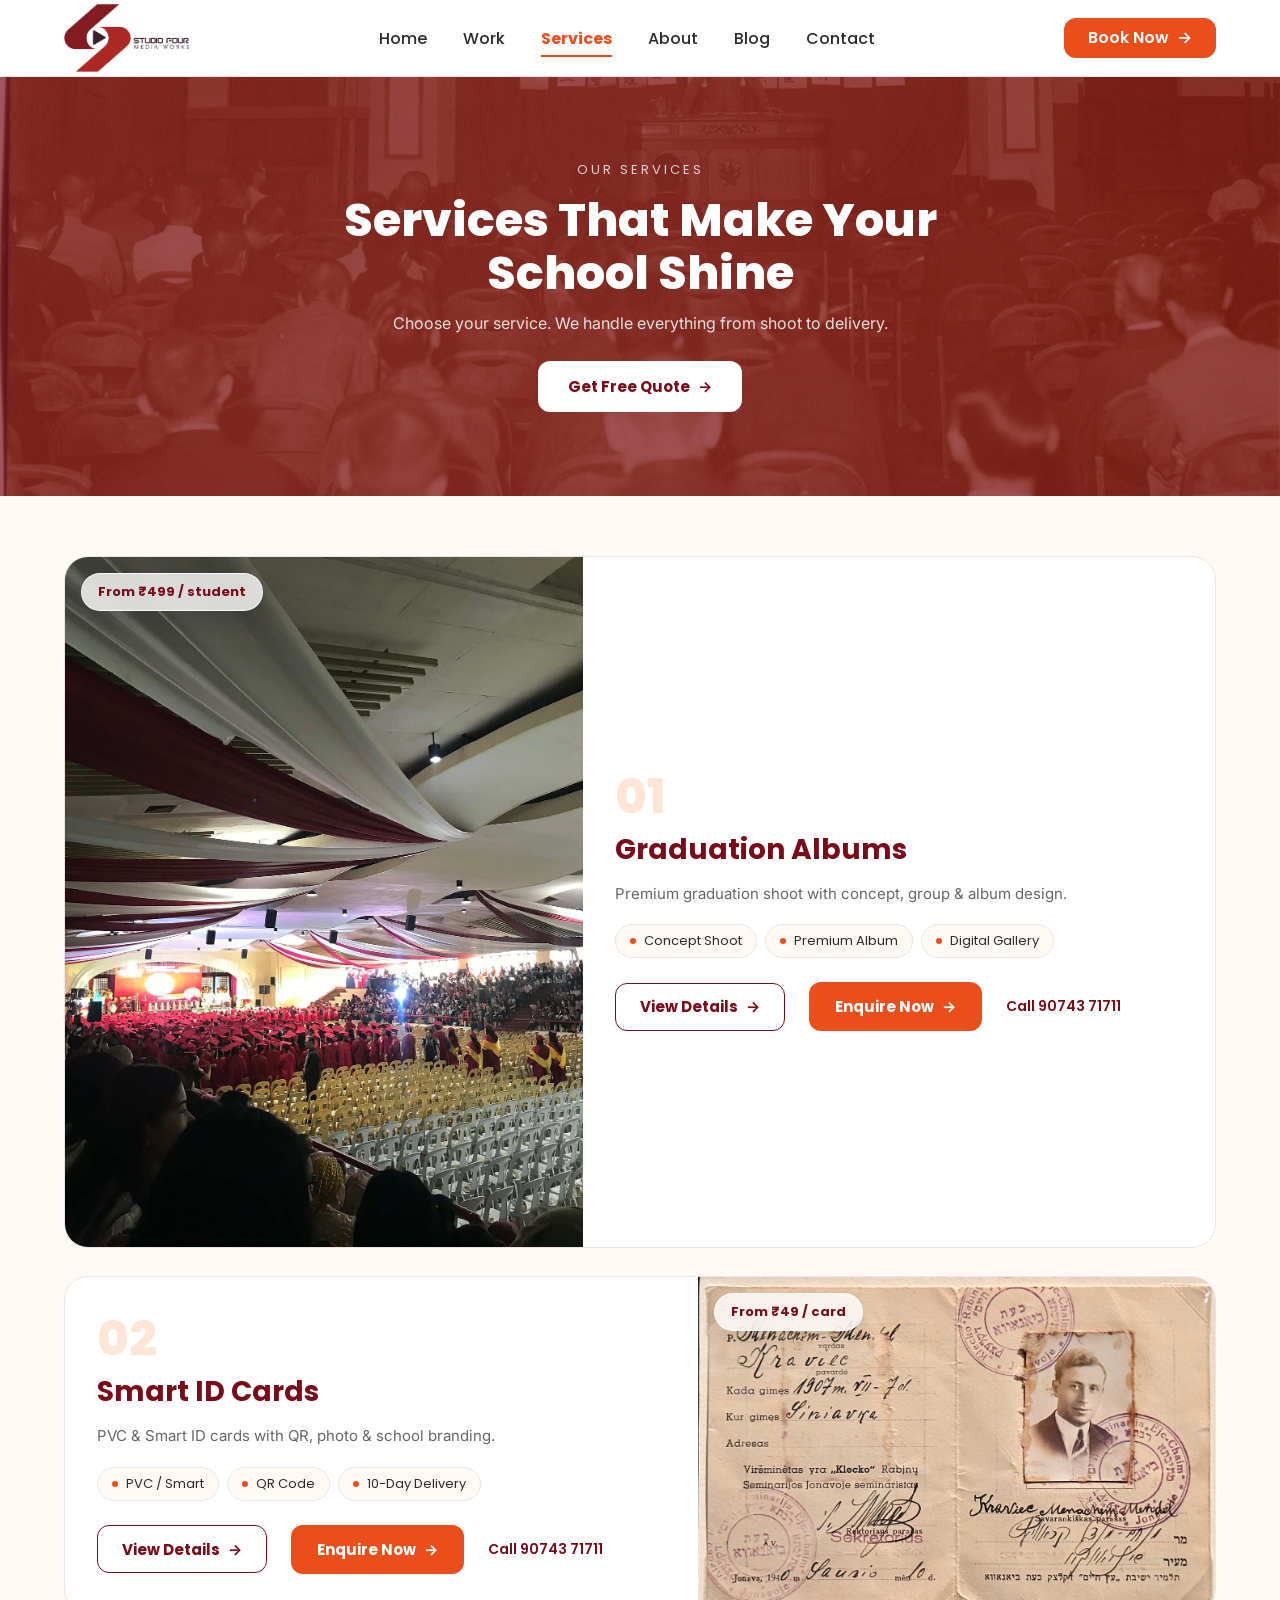
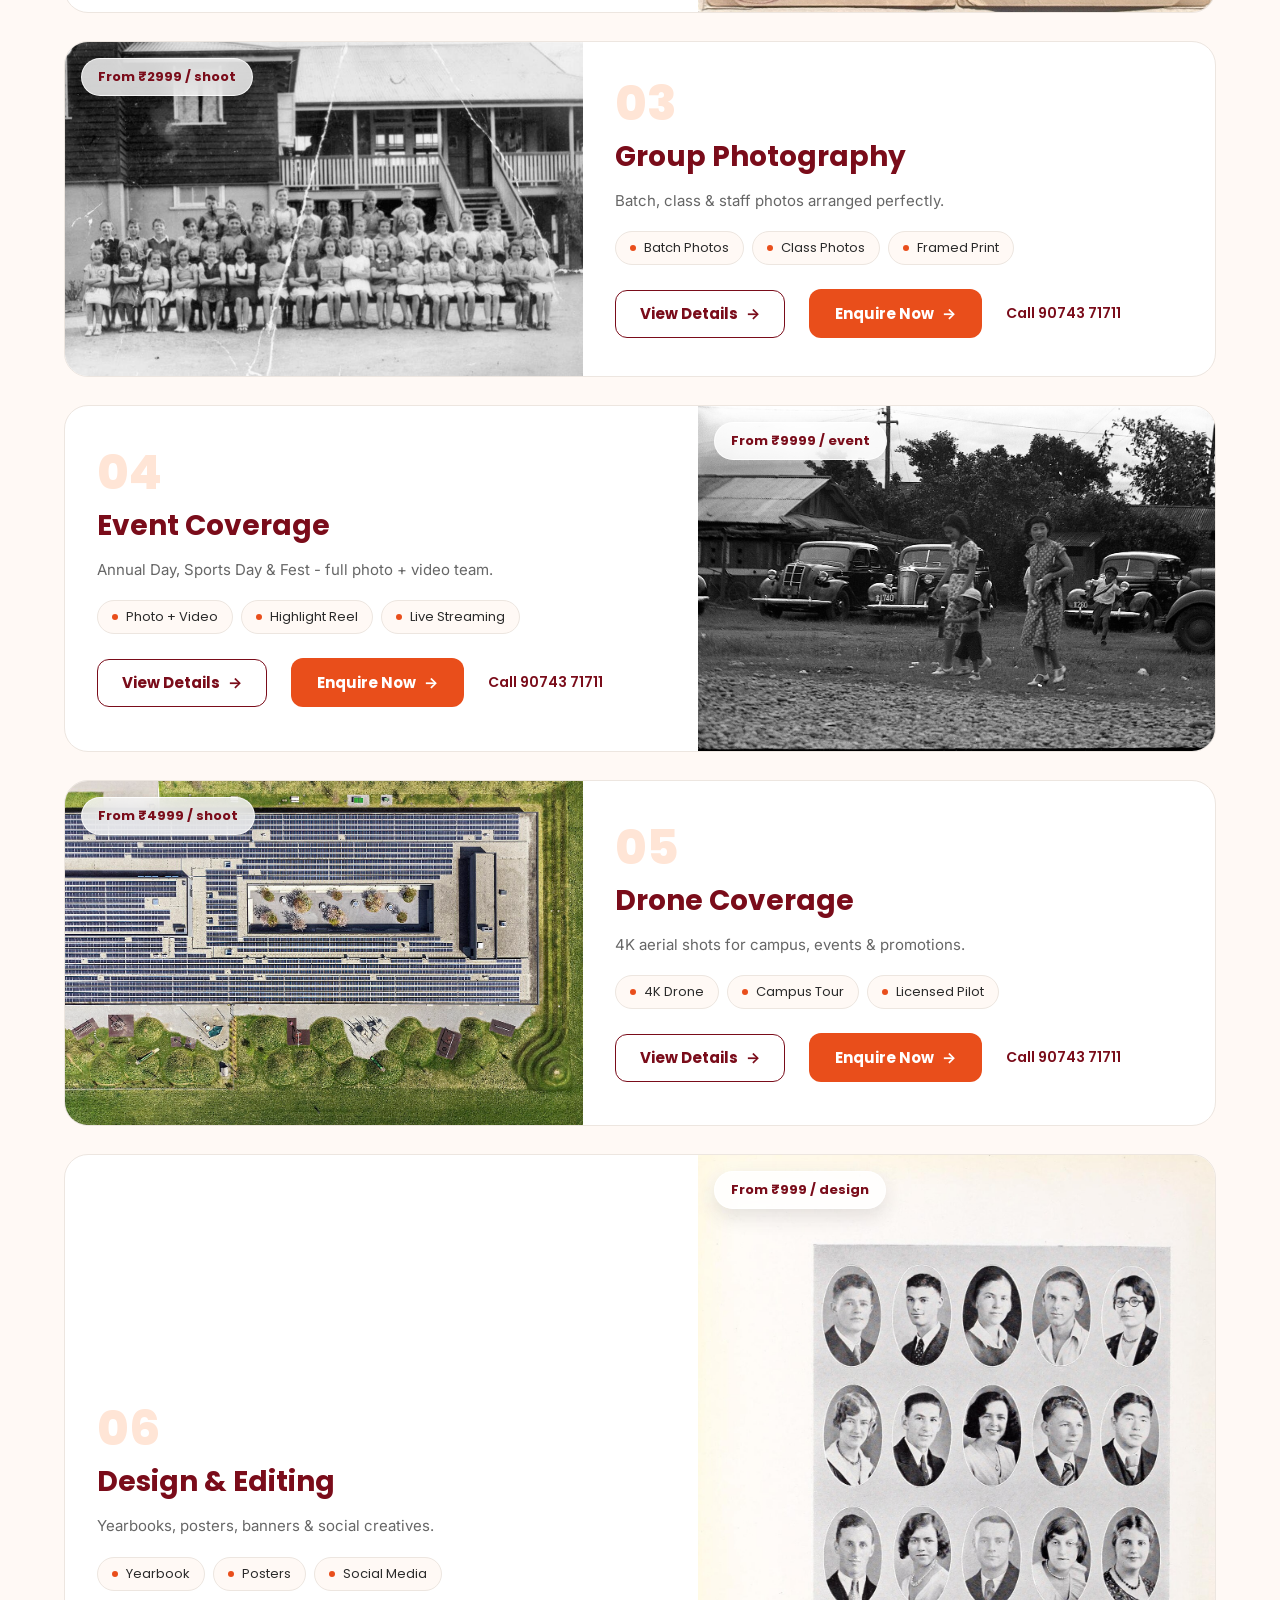
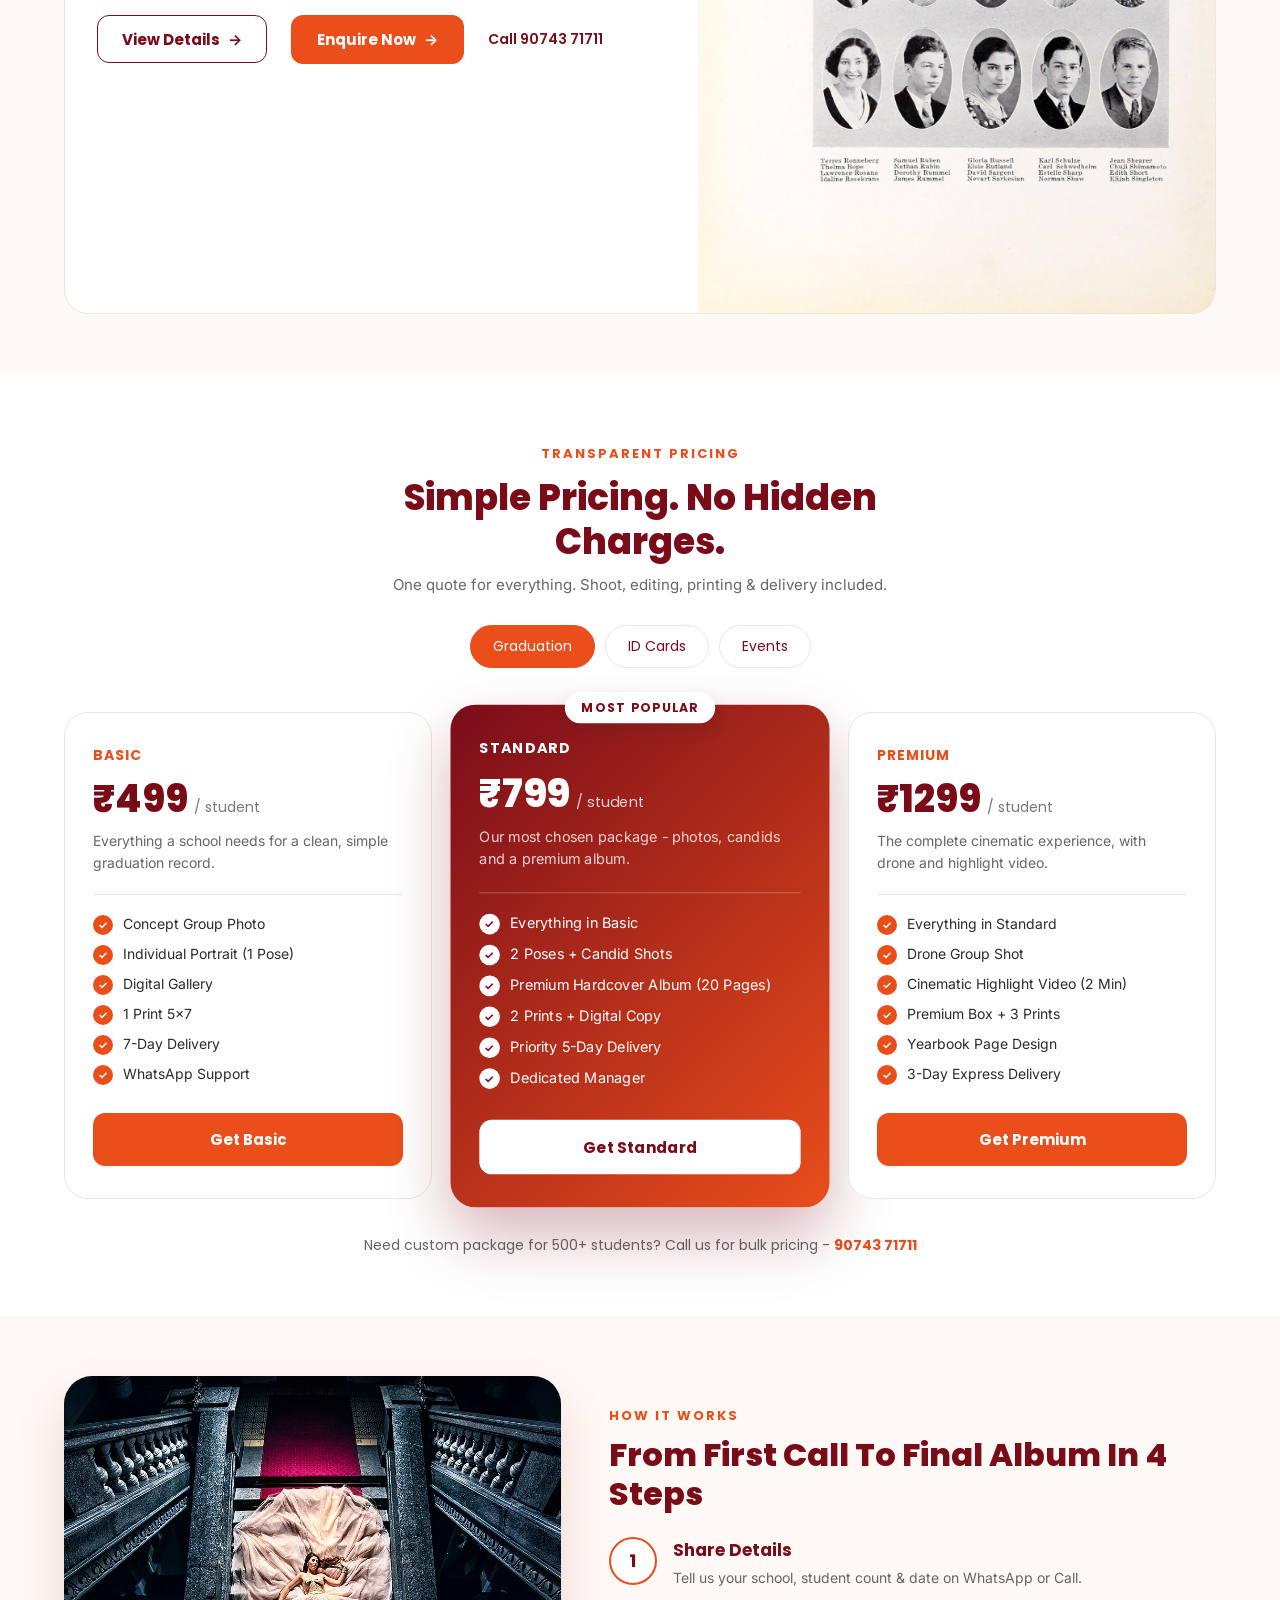
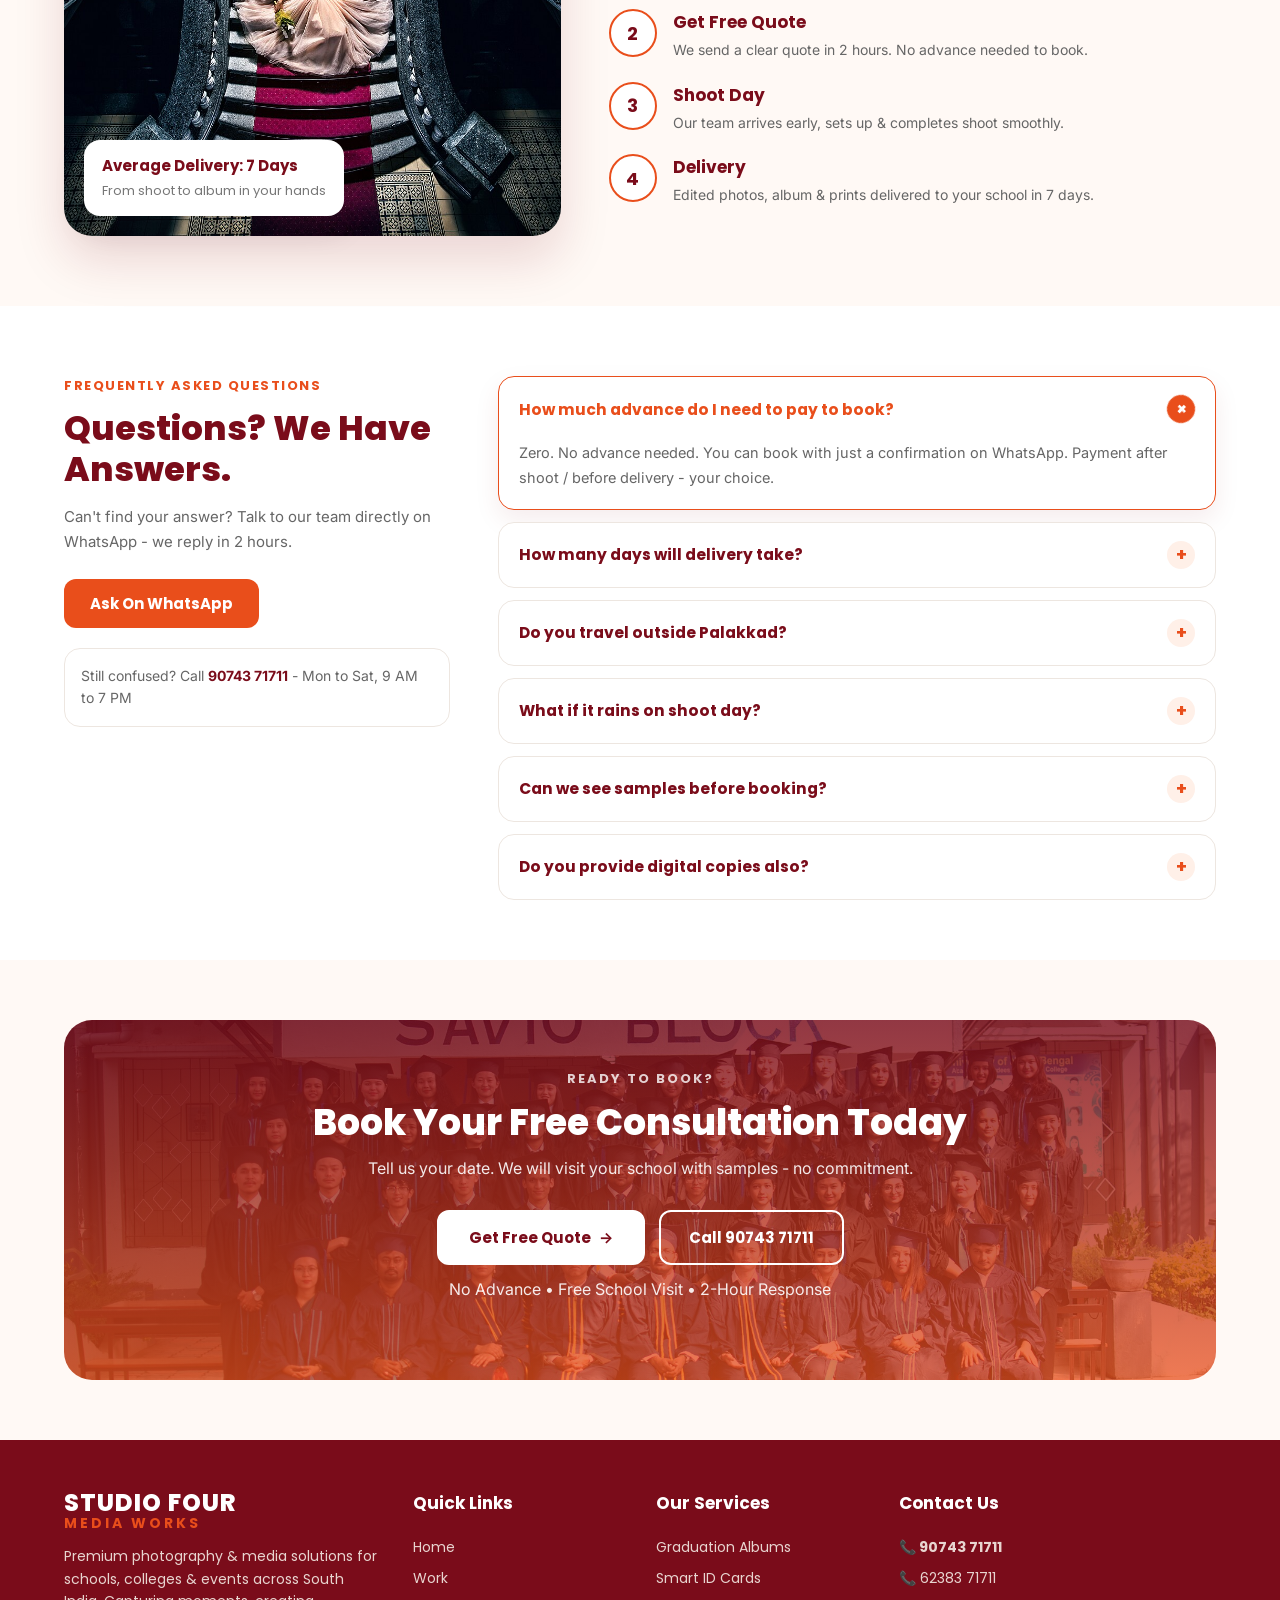
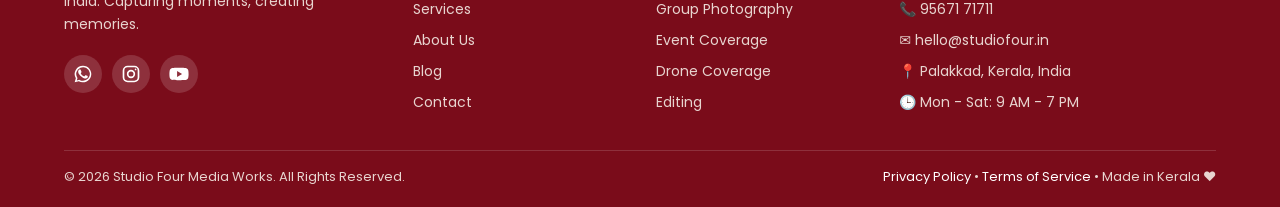
<file: services.html>
<!DOCTYPE html>
<html lang="en">
<head>
  <meta charset="UTF-8">
  <meta name="viewport" content="width=device-width, initial-scale=1.0">
  <title>Services | Studio Four Media Works</title>

  <link rel="preconnect" href="https://fonts.googleapis.com">
  <link rel="preconnect" href="https://fonts.gstatic.com" crossorigin>
  <link href="https://fonts.googleapis.com/css2?family=Inter:wght@400;500;600&family=Poppins:wght@400;500;600;700;800&display=swap" rel="stylesheet">

  <style>
    /* =========================================================
       DESIGN TOKENS – Studio Four brand colours only
       ========================================================= */
    :root {
      --orange: #E94E1B;
      --maroon: #7A0C1A;
      --offwhite: #FFF9F5;
      --white: #FFFFFF;
      --text: #2B2B2B;
      --border: #EDE6E0;
      --light-orange: #FFF0E8;
      --gradient: linear-gradient(135deg, #7A0C1A, #E94E1B);
      --font: 'Poppins', 'Inter', system-ui, sans-serif;
      --nav-h: 76px;
      --ease: 0.3s ease;
    }

    *, *::before, *::after { box-sizing: border-box; margin: 0; padding: 0; }
    html { scroll-behavior: smooth; }

    body {
      font-family: var(--font);
      color: var(--text);
      background: var(--offwhite);
      padding-top: var(--nav-h); /* room for the fixed navbar */
      overflow-x: hidden;        /* no horizontal scroll */
    }
    body:has(.nav-toggle:checked) { overflow: hidden; }

    img { display: block; max-width: 100%; }
    a { text-decoration: none; color: inherit; }

    /* Shared pill label */
    .pill {
      display: inline-block;
      background: var(--white);
      color: var(--orange);
      border: 1px solid var(--orange);
      border-radius: 50px;
      padding: 7px 16px;
      font-size: 12px;
      font-weight: 700;
      letter-spacing: .08em;
      text-transform: uppercase;
    }

    /* =========================================================
       NAVBAR (same as home page)
       ========================================================= */
    .navbar {
      position: fixed; top: 0; left: 0; width: 100%;
      z-index: 1000;
      background: var(--white);
      border-bottom: 1px solid var(--border);
      transition: box-shadow var(--ease);
    }
    .navbar.scrolled { box-shadow: 0 4px 18px rgba(43, 43, 43, 0.10); }
    .nav-toggle { position: absolute; opacity: 0; pointer-events: none; }

    .navbar-inner {
      max-width: 1280px; height: var(--nav-h);
      margin: 0 auto; padding: 0 5%;
      display: flex; align-items: center; justify-content: space-between;
      gap: 24px;
    }
    .logo { display: flex; align-items: center; gap: 10px; flex-shrink: 0; }
    .logo img { height: 68px; width: auto; }

    .nav-links { display: flex; align-items: center; gap: 36px; }
    .nav-links a {
      position: relative; padding: 6px 0;
      font-size: 16px; font-weight: 500; color: var(--text);
      transition: color var(--ease);
    }
    .nav-links a::after {
      content: ""; position: absolute; left: 0; bottom: 0;
      width: 100%; height: 2px; background: var(--orange);
      transform: scaleX(0); transform-origin: left;
      transition: transform var(--ease);
    }
    .nav-links a:hover { color: var(--orange); }
    .nav-links a:hover::after { transform: scaleX(1); }
    .nav-links a.active { color: var(--orange); font-weight: 700; }
    .nav-links a.active::after { transform: scaleX(1); }

    .nav-actions { display: flex; align-items: center; gap: 12px; flex-shrink: 0; }
    .btn-book {
      display: inline-flex; align-items: center; gap: 8px;
      padding: 12px 24px;
      background: var(--orange); color: var(--white);
      font-family: inherit; font-size: 16px; font-weight: 600; line-height: 1;
      white-space: nowrap; border: 0; border-radius: 12px; cursor: pointer;
      transition: background var(--ease), transform var(--ease);
    }
    .btn-book .arrow { transition: transform var(--ease); }
    .btn-book:hover { background: var(--maroon); }
    .btn-book:hover .arrow { transform: translateX(4px); }

    .hamburger {
      display: none; width: 44px; height: 44px;
      flex-direction: column; justify-content: center; align-items: center;
      gap: 5px; cursor: pointer; border-radius: 10px;
      transition: background var(--ease);
    }
    .hamburger:hover { background: var(--offwhite); }
    .hamburger span { display: block; width: 24px; height: 2px; background: var(--maroon); border-radius: 2px; }
    .nav-toggle:focus-visible ~ .navbar-inner .hamburger { outline: 2px solid var(--orange); outline-offset: 2px; }

    .mobile-menu {
      position: fixed; top: 0; left: 0; width: 100%;
      max-height: 100vh; overflow-y: auto;
      background: var(--offwhite);
      border-bottom: 1px solid var(--border);
      box-shadow: 0 10px 30px rgba(43, 43, 43, 0.15);
      transform: translateY(-100%); visibility: hidden;
      transition: transform var(--ease), visibility var(--ease);
      z-index: 1100;
    }
    .nav-toggle:checked ~ .mobile-menu { transform: translateY(0); visibility: visible; }
    .mobile-menu-top {
      display: flex; align-items: center; justify-content: space-between;
      height: var(--nav-h); padding: 0 20px;
      border-bottom: 1px solid var(--border);
    }
    .mobile-menu-top .logo img { height: 56px; }
    .close-btn {
      width: 44px; height: 44px;
      display: flex; align-items: center; justify-content: center;
      font-size: 32px; line-height: 1; color: var(--maroon);
      cursor: pointer; border-radius: 10px;
      transition: color var(--ease), background var(--ease);
    }
    .close-btn:hover { color: var(--orange); background: var(--white); }
    .mobile-links a {
      display: block; padding: 14px 20px;
      font-size: 18px; font-weight: 500; color: var(--maroon);
      border-bottom: 1px solid var(--border);
      border-left: 4px solid transparent;
      transition: color var(--ease), background var(--ease), border-color var(--ease);
    }
    .mobile-links a:hover { color: var(--orange); background: var(--white); }
    .mobile-links a.active { color: var(--orange); font-weight: 700; border-left-color: var(--orange); }
    .mobile-menu-bottom { padding: 24px 20px 28px; display: flex; flex-direction: column; gap: 18px; }
    .mobile-menu-bottom .btn-book { width: 100%; justify-content: center; padding: 16px 24px; }
    .mobile-phones {
      display: flex; flex-wrap: wrap; justify-content: center;
      gap: 6px 14px; color: var(--maroon); font-weight: 600; font-size: 16px;
    }
    .mobile-phones a { color: var(--maroon); transition: color var(--ease); }
    .mobile-phones a:hover { color: var(--orange); }
    .mobile-phones .sep { color: var(--border); }

    @media (max-width: 1024px) {
      .navbar-inner { gap: 16px; }
      .logo img { height: 62px; }
      .nav-links { gap: 20px; }
      .nav-links a { font-size: 15px; }
      .btn-book { padding: 10px 16px; font-size: 15px; }
    }
    @media (max-width: 767px) {
      :root { --nav-h: 68px; }
      .navbar-inner { padding: 0 16px; gap: 8px; }
      .nav-links { display: none; }
      .hamburger { display: flex; }
      .logo img { height: 58px; }
      .nav-actions .btn-book { padding: 9px 14px; font-size: 14px; border-radius: 10px; }
    }
    @media (min-width: 768px) { .mobile-menu { display: none; } }

    /* =========================================================
       SECTION 1 – SERVICES HERO (image background)
       ========================================================= */
    .services-hero-bg {
      height: 420px;
      display: flex;
      align-items: center;
      justify-content: center;
      text-align: center;
      padding: 0 5%;
      color: var(--white);
      background-color: var(--maroon); /* fallback while the image is missing */
      /* Maroon 70% overlay on top of the photo */
      background-image: linear-gradient(rgba(122, 12, 26, .7), rgba(122, 12, 26, .7)), url("images/services-hero.jpg");
      background-size: cover;
      background-position: center;
    }
    .services-hero-bg .eyebrow {
      display: block;
      font-size: 13px;
      letter-spacing: 3px;
      text-transform: uppercase;
      color: rgba(255, 255, 255, .8);
      margin-bottom: 14px;
    }
    .services-hero-bg h1 { font-size: 46px; font-weight: 800; line-height: 1.15; max-width: 760px; margin: 0 auto 14px; }
    .services-hero-bg p { font-family: 'Inter', var(--font); font-size: 16px; color: rgba(255, 255, 255, .85); margin-bottom: 28px; }

    .btn-quote {
      display: inline-flex; align-items: center; gap: 8px;
      background: var(--white); color: var(--maroon);
      padding: 14px 30px;
      border-radius: 12px;
      font-weight: 700; font-size: 15px;
      transition: transform .3s, box-shadow .3s;
    }
    .btn-quote:hover { transform: translateY(-3px); box-shadow: 0 12px 26px rgba(0, 0, 0, .25); }

    /* =========================================================
       SECTION 2 – SERVICES LIST (large horizontal cards)
       ========================================================= */
    .services-wrap { background: var(--offwhite); padding: 60px 5%; }

    .services-list {
      max-width: 1280px;
      margin: 0 auto;
      display: flex;
      flex-direction: column;
      gap: 28px;
    }

    .service-row {
      display: grid;
      grid-template-columns: 45fr 55fr;   /* image left, content right */
      min-height: 300px;
      background: var(--white);
      border: 1px solid var(--border);
      border-radius: 24px;
      overflow: hidden;
      transition: box-shadow .3s, border-color .3s;
    }
    .service-row:hover { border-color: var(--orange); box-shadow: 0 20px 44px rgba(122, 12, 26, .12); }

    /* Zig-zag: even cards put the image on the right */
    .service-row:nth-child(even) { grid-template-columns: 55fr 45fr; }
    .service-row:nth-child(even) .service-img { order: 2; }

    /* Image */
    .service-img { position: relative; overflow: hidden; background: var(--border); min-height: 240px; }
    .service-img img { width: 100%; height: 100%; object-fit: cover; transition: transform .5s; }
    .service-row:hover .service-img img { transform: scale(1.05); }

    .price-badge {
      position: absolute;
      top: 16px; left: 16px;
      background: rgba(255, 255, 255, .8);
      -webkit-backdrop-filter: blur(12px);
      backdrop-filter: blur(12px);
      border: 1px solid rgba(255, 255, 255, .8);
      border-radius: 50px;
      padding: 8px 16px;
      font-size: 13px; font-weight: 700;
      color: var(--maroon);
      box-shadow: 0 8px 20px rgba(43, 43, 43, .12);
    }

    /* Content */
    .service-content { padding: 32px; display: flex; flex-direction: column; justify-content: center; }
    .service-num { font-size: 48px; font-weight: 800; line-height: 1; color: #FFE5D6; margin-bottom: 8px; }
    .service-content h2 { font-size: 28px; font-weight: 700; color: var(--maroon); margin-bottom: 10px; }
    .service-content > p { font-family: 'Inter', var(--font); font-size: 15px; line-height: 1.7; color: #666; }

    .service-tags { list-style: none; display: flex; flex-wrap: wrap; gap: 8px; margin: 18px 0 24px; }
    .service-tags li {
      display: inline-flex; align-items: center; gap: 8px;
      background: var(--offwhite);
      border: 1px solid var(--border);
      border-radius: 50px;
      padding: 6px 14px;
      font-size: 13px; color: var(--text);
    }
    .service-tags li::before { content: ""; width: 6px; height: 6px; border-radius: 50%; background: var(--orange); }

    .service-actions { display: flex; flex-wrap: wrap; align-items: center; gap: 12px 24px; }
    .btn-enquire {
      display: inline-flex; align-items: center; justify-content: center; gap: 8px;
      background: var(--orange); color: var(--white);
      padding: 13px 26px;
      border-radius: 12px;
      font-weight: 700; font-size: 15px;
      transition: background .3s, transform .3s;
    }
    .btn-enquire:hover { background: var(--maroon); transform: translateY(-3px); }
    .btn-details {
      display: inline-flex; align-items: center; justify-content: center; gap: 8px;
      background: var(--white); color: var(--maroon);
      padding: 11.5px 24px;
      border: 1.5px solid var(--maroon); border-radius: 12px;
      font-weight: 700; font-size: 15px;
      transition: background .3s, color .3s, transform .3s;
    }
    .btn-details:hover { background: var(--maroon); color: var(--white); transform: translateY(-3px); }
    .service-content h2 a { color: inherit; transition: color .3s; }
    .service-content h2 a:hover { color: var(--orange); }
    .service-img a { display: block; }
    .call-link { font-size: 14px; font-weight: 600; color: var(--maroon); transition: color .3s; }
    .call-link:hover { color: var(--orange); }

    /* =========================================================
       FOOTER (same as home page)
       ========================================================= */
    .footer { --footer-text: #E8D5D0; background: var(--maroon); color: var(--white); padding: 50px 5% 20px; }
    .footer-grid {
      max-width: 1280px; margin: 0 auto;
      display: grid; grid-template-columns: 3fr 2fr 2fr 3fr; gap: 32px;
    }
    .footer-col h4 { margin: 0 0 16px; font-size: 17px; font-weight: 700; color: var(--white); }
    .footer-col > a:not(.footer-logo),
    .footer-col > span { display: block; padding: 5px 0; font-size: 14px; color: var(--footer-text); }
    .footer-col > a:not(.footer-logo) { transition: color var(--ease), transform var(--ease); }
    .footer-col > a:not(.footer-logo):hover { color: var(--orange); transform: translateX(4px); }
    .footer-logo { display: inline-flex; flex-direction: column; line-height: 1.1; margin-bottom: 14px; }
    .footer-logo strong { font-size: 24px; font-weight: 800; letter-spacing: 1px; color: var(--white); }
    .footer-logo span   { font-size: 14px; font-weight: 700; letter-spacing: 3px; color: var(--orange); }
    .footer-brand p { margin: 0 0 20px; max-width: 340px; font-size: 14px; line-height: 1.6; color: var(--footer-text); }
    .footer-social { display: flex; gap: 10px; }
    .footer-social a {
      width: 38px; height: 38px;
      display: flex; align-items: center; justify-content: center;
      background: rgba(255, 255, 255, 0.15); color: var(--white);
      border-radius: 50%; font-size: 16px; font-weight: 700;
      transition: background var(--ease), transform var(--ease);
    }
    .footer-social a:hover { background: var(--orange); transform: translateY(-3px); }
    .footer-col > .footer-phone { font-size: 16px; font-weight: 700; color: var(--white); }
    .footer-line { max-width: 1280px; margin: 32px auto 16px; border: 0; border-top: 1px solid rgba(255, 255, 255, 0.15); }
    .footer-bottom {
      max-width: 1280px; margin: 0 auto;
      display: flex; justify-content: space-between; gap: 12px;
      font-size: 13px; color: var(--footer-text);
    }
    .footer-bottom a { color: var(--white); transition: color var(--ease); }
    .footer-bottom a:hover { color: var(--orange); }

    /* =========================================================
       SECTION 3 – PRICING PACKAGES
       ========================================================= */
    .pricing-section { background: var(--white); padding: 70px 5% 60px; }
    .pricing-inner { max-width: 1280px; margin: 0 auto; }

    /* Shared section header */
    .section-head { text-align: center; max-width: 620px; margin: 0 auto 28px; }
    .eyebrow-text { display: block; font-size: 13px; font-weight: 700; letter-spacing: 2px; text-transform: uppercase; color: var(--orange); margin-bottom: 12px; }
    .section-head h2 { font-size: 36px; font-weight: 800; line-height: 1.2; color: var(--maroon); margin-bottom: 10px; }
    .section-head p { font-family: 'Inter', var(--font); font-size: 15px; line-height: 1.6; color: #666; }

    /* Visual-only category toggle */
    .pricing-toggle { display: flex; justify-content: center; flex-wrap: wrap; gap: 10px; margin-bottom: 44px; }
    .pricing-toggle span {
      background: var(--white);
      color: var(--maroon);
      border: 1px solid var(--border);
      border-radius: 50px;
      padding: 10px 22px;
      font-size: 14px;
    }
    .pricing-toggle span.active { background: var(--orange); border-color: var(--orange); color: var(--white); }

    .price-grid {
      display: grid;
      grid-template-columns: repeat(3, 1fr);
      gap: 24px;
      align-items: stretch;
    }

    .price-card {
      position: relative;
      display: flex;
      flex-direction: column;
      background: var(--white);
      border: 1px solid var(--border);
      border-radius: 24px;
      padding: 32px 28px;
      transition: transform .3s, box-shadow .3s, border-color .3s;
    }
    .price-card:hover { border-color: var(--orange); box-shadow: 0 18px 40px rgba(122, 12, 26, .1); }

    .plan-name { font-size: 14px; font-weight: 700; letter-spacing: 1px; text-transform: uppercase; color: var(--orange); margin-bottom: 12px; }
    .price-row { display: flex; align-items: baseline; gap: 6px; margin-bottom: 10px; }
    .price { font-size: 38px; font-weight: 800; line-height: 1.1; color: var(--maroon); }
    .per { font-size: 14px; color: #777; }
    .plan-desc { font-family: 'Inter', var(--font); font-size: 14px; line-height: 1.6; color: #666; }
    .price-divider { border: 0; border-top: 1px solid var(--border); margin: 20px 0; }

    .price-features { list-style: none; display: flex; flex-direction: column; gap: 10px; margin-bottom: 28px; }
    .price-features li { display: flex; align-items: flex-start; gap: 10px; font-family: 'Inter', var(--font); font-size: 14px; color: var(--text); }
    .price-features li::before {
      content: "✓";
      flex-shrink: 0;
      width: 20px; height: 20px;
      display: flex; align-items: center; justify-content: center;
      border-radius: 50%;
      background: var(--orange);
      color: var(--white);
      font-size: 11px; font-weight: 700;
    }

    .price-btn {
      margin-top: auto;
      display: block;
      text-align: center;
      padding: 13px;
      border-radius: 12px;
      font-weight: 700; font-size: 15px;
      background: var(--orange); color: var(--white);
      border: 2px solid var(--orange);
      transition: background .3s, color .3s, border-color .3s, transform .3s;
    }
    .price-btn:hover { background: var(--maroon); border-color: var(--maroon); transform: translateY(-2px); }

    /* Highlighted middle card */
    .price-popular {
      background: var(--gradient);
      border: 0;
      color: var(--white);
      transform: scale(1.03);
      box-shadow: 0 28px 60px rgba(122, 12, 26, .3);
    }
    .price-popular:hover { border: 0; box-shadow: 0 32px 66px rgba(122, 12, 26, .38); }
    .popular-badge {
      position: absolute;
      top: -12px; left: 50%;
      transform: translateX(-50%);
      background: var(--white);
      color: var(--maroon);
      font-size: 12px; font-weight: 700; letter-spacing: 1px;
      padding: 6px 16px;
      border-radius: 50px;
      white-space: nowrap;
      box-shadow: 0 6px 16px rgba(43, 43, 43, .15);
    }
    .price-popular .plan-name,
    .price-popular .price { color: var(--white); }
    .price-popular .per,
    .price-popular .plan-desc { color: rgba(255, 255, 255, .8); }
    .price-popular .price-divider { border-top-color: rgba(255, 255, 255, .25); }
    .price-popular .price-features li { color: var(--white); }
    .price-popular .price-features li::before { background: var(--white); color: var(--maroon); }
    .price-popular .price-btn { background: var(--white); border-color: var(--white); color: var(--maroon); }
    .price-popular .price-btn:hover { background: var(--light-orange); border-color: var(--light-orange); }

    .pricing-note { text-align: center; font-size: 14px; color: #666; margin-top: 36px; }
    .pricing-note a { color: var(--orange); font-weight: 700; }
    .pricing-note a:hover { color: var(--maroon); }

    /* =========================================================
       SECTION 4 – HOW IT WORKS (image left + steps right)
       ========================================================= */
    .services-process { background: var(--offwhite); padding: 60px 5% 70px; }
    .process-grid {
      max-width: 1280px;
      margin: 0 auto;
      display: grid;
      grid-template-columns: 45fr 55fr;
      gap: 48px;
      align-items: center;
    }

    .process-image { position: relative; }
    .process-image > img {
      width: 100%;
      height: 460px;
      object-fit: cover;
      border-radius: 28px;
      background: var(--border);
      box-shadow: 0 24px 50px rgba(122, 12, 26, .15);
    }
    .process-badge {
      position: absolute;
      bottom: 20px; left: 20px;
      background: var(--white);
      border-radius: 16px;
      padding: 14px 18px;
      box-shadow: 0 12px 30px rgba(43, 43, 43, .15);
    }
    .process-badge strong { display: block; font-size: 15px; font-weight: 700; color: var(--maroon); }
    .process-badge span { font-size: 13px; color: #777; }

    .process-content .eyebrow-text { margin-bottom: 10px; }
    .process-content h2 { font-size: 32px; font-weight: 800; line-height: 1.2; color: var(--maroon); }

    .process-steps { list-style: none; display: flex; flex-direction: column; gap: 20px; margin-top: 24px; }
    .process-steps li { display: flex; gap: 16px; align-items: flex-start; }
    .step-num {
      flex-shrink: 0;
      width: 48px; height: 48px;
      display: flex; align-items: center; justify-content: center;
      background: var(--white);
      border: 2px solid var(--orange);
      border-radius: 50%;
      font-size: 18px; font-weight: 700;
      color: var(--maroon);
    }
    .process-steps h3 { font-size: 17px; font-weight: 700; color: var(--maroon); margin-bottom: 4px; }
    .process-steps p { font-family: 'Inter', var(--font); font-size: 14px; line-height: 1.6; color: #666; }

    /* ---- Tablet ---- */
    @media (max-width: 1024px) {
      .price-grid { grid-template-columns: 1fr; max-width: 520px; margin: 0 auto; gap: 28px; }
      .price-popular { transform: none; }

      .process-grid { grid-template-columns: 1fr; gap: 48px; }
      .process-image { max-width: 640px; width: 100%; margin: 0 auto; }
      .process-image > img { height: 320px; }
    }

    /* ---- Mobile ---- */
    @media (max-width: 767px) {
      .pricing-section { padding: 50px 20px 40px; }
      .section-head h2 { font-size: 28px; }
      .pricing-toggle { margin-bottom: 36px; }
      .price-card { padding: 24px 20px; }
      .price { font-size: 32px; }

      .services-process { padding: 40px 20px 50px; }
      .process-image > img { height: 260px; }
      .process-badge { left: 12px; bottom: 12px; padding: 10px 14px; }
      .process-content h2 { font-size: 28px; }
      .step-num { width: 40px; height: 40px; font-size: 16px; }
    }

    /* =========================================================
       SECTION 5 – FAQ (sticky header left + accordion right)
       ========================================================= */
    .services-faq { background: var(--white); padding: 70px 5% 60px; }
    .faq-grid {
      max-width: 1280px;
      margin: 0 auto;
      display: grid;
      grid-template-columns: 35fr 65fr;
      gap: 48px;
      align-items: start;
    }

    /* Left column */
    .faq-intro { position: sticky; top: 100px; }
    .faq-intro .eyebrow-text { letter-spacing: 1.5px; }
    .faq-intro h2 { font-size: 34px; font-weight: 800; line-height: 1.2; color: var(--maroon); margin-bottom: 14px; }
    .faq-intro > p { font-family: 'Inter', var(--font); font-size: 15px; line-height: 1.7; color: #666; margin-bottom: 24px; }

    .btn-whatsapp {
      display: inline-flex; align-items: center; justify-content: center;
      background: var(--orange); color: var(--white);
      padding: 13px 26px;
      border-radius: 12px;
      font-weight: 700; font-size: 15px;
      transition: background .3s, transform .3s;
    }
    .btn-whatsapp:hover { background: var(--maroon); transform: translateY(-3px); }

    .faq-help {
      margin-top: 20px;
      background: var(--white);
      border: 1px solid var(--border);
      border-radius: 16px;
      padding: 16px;
      font-family: 'Inter', var(--font);
      font-size: 14px;
      line-height: 1.6;
      color: #666;
    }
    .faq-help a { color: var(--maroon); font-weight: 700; transition: color .3s; }
    .faq-help a:hover { color: var(--orange); }

    /* Accordion */
    .faq-item {
      background: var(--white);
      border: 1px solid var(--border);
      border-radius: 16px;
      margin-bottom: 12px;
      overflow: hidden;
      transition: border-color .3s, box-shadow .3s;
    }
    .faq-item:last-child { margin-bottom: 0; }
    .faq-item:hover { border-color: var(--orange); }
    .faq-item.active { border-color: var(--orange); box-shadow: 0 10px 26px rgba(122, 12, 26, .08); }

    .faq-question {
      width: 100%;
      display: flex; align-items: center; justify-content: space-between; gap: 16px;
      padding: 18px 20px;
      background: none; border: 0;
      font-family: var(--font);
      font-size: 15.5px; font-weight: 700;
      color: var(--maroon);
      text-align: left;
      cursor: pointer;
      transition: color .3s;
    }
    .faq-item.active .faq-question { color: var(--orange); }
    .faq-question:focus-visible { outline: 2px solid var(--orange); outline-offset: -2px; }

    .faq-icon {
      flex-shrink: 0;
      width: 28px; height: 28px;
      display: flex; align-items: center; justify-content: center;
      border-radius: 50%;
      background: var(--light-orange);
      color: var(--orange);
      font-size: 18px; font-weight: 700; line-height: 1;
      transition: transform .3s, background .3s, color .3s;
    }
    .faq-item.active .faq-icon { transform: rotate(45deg); background: var(--orange); color: var(--white); } /* + becomes x */

    .faq-answer { display: none; padding: 0 20px 18px; font-family: 'Inter', var(--font); font-size: 14.5px; line-height: 1.7; color: #666; }
    .faq-item.active .faq-answer { display: block; }

    /* =========================================================
       SECTION 6 – FINAL CTA (image background)
       ========================================================= */
    .services-cta { background: var(--offwhite); padding: 0 5% 60px; }
    .services-cta::before { content: ""; display: block; height: 60px; } /* space above the banner */

    .cta-image-banner {
      position: relative;
      overflow: hidden;
      max-width: 1280px;
      height: 360px;
      margin: 0 auto;
      display: flex;
      align-items: center;
      justify-content: center;
      border-radius: 28px;
      color: var(--white);
      text-align: center;
      background-color: var(--maroon); /* fallback while the image is missing */
      background-image: linear-gradient(rgba(122, 12, 26, 0.82), rgba(233, 78, 27, 0.75)), url('images/cta-services.jpg');
      background-size: cover;
      background-position: center;
    }
    .cta-content { position: relative; z-index: 2; padding: 50px 30px; }
    .cta-eyebrow { display: block; font-size: 13px; font-weight: 700; letter-spacing: 2px; text-transform: uppercase; color: rgba(255, 255, 255, .8); margin-bottom: 12px; }
    .cta-content h2 { font-size: 36px; font-weight: 800; line-height: 1.2; }
    .cta-content > p { font-family: 'Inter', var(--font); font-size: 16px; line-height: 1.6; color: rgba(255, 255, 255, .9); max-width: 580px; margin: 12px auto 28px; }

    .cta-buttons { display: flex; flex-wrap: wrap; justify-content: center; gap: 14px; }
    .cta-btn {
      display: inline-flex; align-items: center; justify-content: center; gap: 8px;
      padding: 14px 28px;
      border-radius: 12px;
      border: 2px solid var(--white);
      font-weight: 700; font-size: 15px;
      transition: background .3s, color .3s, transform .3s;
    }
    .cta-btn:hover { transform: translateY(-3px); }
    .cta-btn-primary { background: var(--white); color: var(--maroon); padding: 14px 30px; }
    .cta-btn-primary:hover { background: var(--light-orange); }
    .cta-btn-outline { background: transparent; color: var(--white); }
    .cta-btn-outline:hover { background: var(--white); color: var(--maroon); }
    .cta-note { margin-top: 20px; font-size: 13px; color: rgba(255, 255, 255, .85); }

    /* ---- Tablet ---- */
    @media (max-width: 1024px) {
      .faq-grid { grid-template-columns: 1fr; gap: 32px; }
      .faq-intro { position: static; }
      .cta-image-banner { height: auto; }
    }

    /* ---- Mobile ---- */
    @media (max-width: 767px) {
      .services-faq { padding: 40px 20px; }
      .faq-intro h2 { font-size: 28px; }
      .btn-whatsapp { width: 100%; }
      .faq-question { font-size: 14.5px; }
      .faq-answer { font-size: 14px; }

      .services-cta { padding: 0 20px 40px; }
      .services-cta::before { height: 40px; }
      .cta-image-banner { border-radius: 20px; }
      .cta-content { padding: 40px 20px; }
      .cta-content h2 { font-size: 28px; }
      .cta-content > p { font-size: 15px; }
      .cta-buttons { flex-direction: column; }
      .cta-btn { width: 100%; }
    }

    /* =========================================================
       RESPONSIVE
       ========================================================= */

    /* Tablet (768px – 1024px): cards stack, image on top */
    @media (max-width: 1024px) {
      .services-hero-bg h1 { font-size: 38px; }

      .service-row,
      .service-row:nth-child(even) { grid-template-columns: 1fr; min-height: 0; }
      .service-row:nth-child(even) .service-img { order: 0; }
      .service-img { height: 260px; min-height: 0; }

      .footer-grid { grid-template-columns: 1fr 1fr; }
    }

    /* Mobile (below 768px) */
    @media (max-width: 767px) {
      .services-hero-bg { height: auto; min-height: 380px; padding: 56px 20px; }
      .services-hero-bg h1 { font-size: 30px; }
      .services-hero-bg p { font-size: 15px; }

      .services-wrap { padding: 40px 20px; }
      .service-img { height: 220px; }
      .service-content { padding: 20px; }
      .service-num { font-size: 36px; }
      .service-content h2 { font-size: 22px; }

      .service-actions { flex-direction: column; align-items: stretch; text-align: center; }
      .btn-enquire, .btn-details { width: 100%; }

      .footer { padding: 40px 20px 16px; }
      .footer-grid { grid-template-columns: 1fr; gap: 28px; }
      .footer-bottom { flex-direction: column; align-items: center; text-align: center; gap: 8px; }
    }

    @media (prefers-reduced-motion: reduce) {
      .service-row:hover .service-img img { transform: none; }
    }
  </style>
</head>

<body>

  <!-- =========================================================
       NAVBAR
       ========================================================= -->
  <header class="navbar" id="navbar">
    <input type="checkbox" id="nav-toggle" class="nav-toggle" aria-label="Toggle menu">

    <div class="navbar-inner">
      <a href="home.html" class="logo" aria-label="Studio Four Media Works – Home">
        <img src="images/Studio_Four_Logo%20(1).png" alt="Studio Four Media Works">
      </a>

      <nav class="nav-links" aria-label="Main navigation">
        <a href="home.html">Home</a>
        <a href="work.html">Work</a>
        <a href="services.html" class="active" aria-current="page">Services</a>
        <a href="about.html">About</a>
        <a href="blogs.html">Blog</a>
        <a href="contact.html">Contact</a>
      </nav>

      <div class="nav-actions">
        <a href="contact.html" class="btn-book">Book Now <span class="arrow">&rarr;</span></a>
        <label for="nav-toggle" class="hamburger" aria-label="Open menu">
          <span></span><span></span><span></span>
        </label>
      </div>
    </div>

    <div class="mobile-menu">
      <div class="mobile-menu-top">
        <a href="home.html" class="logo" aria-label="Studio Four Media Works – Home">
          <img src="images/Studio_Four_Logo%20(1).png" alt="Studio Four Media Works">
        </a>
        <label for="nav-toggle" class="close-btn" aria-label="Close menu">&times;</label>
      </div>

      <nav class="mobile-links" aria-label="Mobile navigation">
        <a href="home.html">Home</a>
        <a href="work.html">Work</a>
        <a href="services.html" class="active" aria-current="page">Services</a>
        <a href="about.html">About</a>
        <a href="blogs.html">Blog</a>
        <a href="contact.html">Contact</a>
      </nav>

      <div class="mobile-menu-bottom">
        <a href="contact.html" class="btn-book">Book Now <span class="arrow">&rarr;</span></a>
        <div class="mobile-phones">
          <a href="tel:+919074371711">90743 71711</a><span class="sep">|</span>
          <a href="tel:+916238371711">62383 71711</a><span class="sep">|</span>
          <a href="tel:+919567171711">95671 71711</a>
        </div>
      </div>
    </div>
  </header>

  <!-- =========================================================
       SECTION 1 – SERVICES HERO (image background)
       ========================================================= -->
  <section class="services-hero-bg">
    <div>
      <span class="eyebrow">Our Services</span>
      <h1>Services That Make Your School Shine</h1>
      <p>Choose your service. We handle everything from shoot to delivery.</p>
      <a href="contact.html" class="btn-quote">Get Free Quote <span aria-hidden="true">→</span></a>
    </div>
  </section>

  <!-- =========================================================
       SECTION 2 – SERVICES LIST (zig-zag image cards)
       ========================================================= -->
  <section class="services-wrap" aria-label="Our services">
    <div class="services-list">

      <!-- 01. Graduation Albums -->
      <article class="service-row">
        <div class="service-img">
          <a href="service-graduation.html" aria-label="Graduation Albums details"><img src="images/graduation.jpg" alt="Graduation photography"></a>
          <span class="price-badge">From ₹499 / student</span>
        </div>
        <div class="service-content">
          <span class="service-num">01</span>
          <h2><a href="service-graduation.html">Graduation Albums</a></h2>
          <p>Premium graduation shoot with concept, group &amp; album design.</p>
          <ul class="service-tags">
            <li>Concept Shoot</li>
            <li>Premium Album</li>
            <li>Digital Gallery</li>
          </ul>
          <div class="service-actions">
            <a href="service-graduation.html" class="btn-details">View Details <span aria-hidden="true">&rarr;</span></a>
            <a href="contact.html" class="btn-enquire">Enquire Now <span aria-hidden="true">→</span></a>
            <a href="tel:9074371711" class="call-link">Call 90743 71711</a>
          </div>
        </div>
      </article>

      <!-- 02. Smart ID Cards -->
      <article class="service-row">
        <div class="service-img">
          <a href="service-id-cards.html" aria-label="Smart ID Cards details"><img src="images/idcard.jpg" alt="Smart ID cards"></a>
          <span class="price-badge">From ₹49 / card</span>
        </div>
        <div class="service-content">
          <span class="service-num">02</span>
          <h2><a href="service-id-cards.html">Smart ID Cards</a></h2>
          <p>PVC &amp; Smart ID cards with QR, photo &amp; school branding.</p>
          <ul class="service-tags">
            <li>PVC / Smart</li>
            <li>QR Code</li>
            <li>10-Day Delivery</li>
          </ul>
          <div class="service-actions">
            <a href="service-id-cards.html" class="btn-details">View Details <span aria-hidden="true">&rarr;</span></a>
            <a href="contact.html" class="btn-enquire">Enquire Now <span aria-hidden="true">→</span></a>
            <a href="tel:9074371711" class="call-link">Call 90743 71711</a>
          </div>
        </div>
      </article>

      <!-- 03. Group Photography -->
      <article class="service-row">
        <div class="service-img">
          <a href="service-group-photography.html" aria-label="Group Photography details"><img src="images/group.jpg" alt="School group photograph"></a>
          <span class="price-badge">From ₹2999 / shoot</span>
        </div>
        <div class="service-content">
          <span class="service-num">03</span>
          <h2><a href="service-group-photography.html">Group Photography</a></h2>
          <p>Batch, class &amp; staff photos arranged perfectly.</p>
          <ul class="service-tags">
            <li>Batch Photos</li>
            <li>Class Photos</li>
            <li>Framed Print</li>
          </ul>
          <div class="service-actions">
            <a href="service-group-photography.html" class="btn-details">View Details <span aria-hidden="true">&rarr;</span></a>
            <a href="contact.html" class="btn-enquire">Enquire Now <span aria-hidden="true">→</span></a>
            <a href="tel:9074371711" class="call-link">Call 90743 71711</a>
          </div>
        </div>
      </article>

      <!-- 04. Event Coverage -->
      <article class="service-row">
        <div class="service-img">
          <a href="service-event-coverage.html" aria-label="Event Coverage details"><img src="images/event.jpg" alt="School event coverage"></a>
          <span class="price-badge">From ₹9999 / event</span>
        </div>
        <div class="service-content">
          <span class="service-num">04</span>
          <h2><a href="service-event-coverage.html">Event Coverage</a></h2>
          <p>Annual Day, Sports Day &amp; Fest - full photo + video team.</p>
          <ul class="service-tags">
            <li>Photo + Video</li>
            <li>Highlight Reel</li>
            <li>Live Streaming</li>
          </ul>
          <div class="service-actions">
            <a href="service-event-coverage.html" class="btn-details">View Details <span aria-hidden="true">&rarr;</span></a>
            <a href="contact.html" class="btn-enquire">Enquire Now <span aria-hidden="true">→</span></a>
            <a href="tel:9074371711" class="call-link">Call 90743 71711</a>
          </div>
        </div>
      </article>

      <!-- 05. Drone Coverage -->
      <article class="service-row">
        <div class="service-img">
          <a href="service-drone-coverage.html" aria-label="Drone Coverage details"><img src="images/drone.jpg" alt="Drone view of a school campus"></a>
          <span class="price-badge">From ₹4999 / shoot</span>
        </div>
        <div class="service-content">
          <span class="service-num">05</span>
          <h2><a href="service-drone-coverage.html">Drone Coverage</a></h2>
          <p>4K aerial shots for campus, events &amp; promotions.</p>
          <ul class="service-tags">
            <li>4K Drone</li>
            <li>Campus Tour</li>
            <li>Licensed Pilot</li>
          </ul>
          <div class="service-actions">
            <a href="service-drone-coverage.html" class="btn-details">View Details <span aria-hidden="true">&rarr;</span></a>
            <a href="contact.html" class="btn-enquire">Enquire Now <span aria-hidden="true">→</span></a>
            <a href="tel:9074371711" class="call-link">Call 90743 71711</a>
          </div>
        </div>
      </article>

      <!-- 06. Design &amp; Editing -->
      <article class="service-row">
        <div class="service-img">
          <a href="service-editing.html" aria-label="Design and Editing details"><img src="images/design.jpg" alt="Yearbook and poster designs"></a>
          <span class="price-badge">From ₹999 / design</span>
        </div>
        <div class="service-content">
          <span class="service-num">06</span>
          <h2><a href="service-editing.html">Design &amp; Editing</a></h2>
          <p>Yearbooks, posters, banners &amp; social creatives.</p>
          <ul class="service-tags">
            <li>Yearbook</li>
            <li>Posters</li>
            <li>Social Media</li>
          </ul>
          <div class="service-actions">
            <a href="service-editing.html" class="btn-details">View Details <span aria-hidden="true">&rarr;</span></a>
            <a href="contact.html" class="btn-enquire">Enquire Now <span aria-hidden="true">→</span></a>
            <a href="tel:9074371711" class="call-link">Call 90743 71711</a>
          </div>
        </div>
      </article>

    </div>
  </section>

  <!-- =========================================================
       SECTION 3 – PRICING PACKAGES
       ========================================================= -->
  <section class="pricing-section">
    <div class="pricing-inner">

      <div class="section-head">
        <span class="eyebrow-text">Transparent Pricing</span>
        <h2>Simple Pricing. No Hidden Charges.</h2>
        <p>One quote for everything. Shoot, editing, printing &amp; delivery included.</p>
      </div>

      <!-- Visual-only category toggle (Graduation shown) -->
      <div class="pricing-toggle" aria-hidden="true">
        <span class="active">Graduation</span>
        <span>ID Cards</span>
        <span>Events</span>
      </div>

      <div class="price-grid">

        <!-- BASIC -->
        <article class="price-card">
          <h3 class="plan-name">Basic</h3>
          <div class="price-row"><span class="price">₹499</span><span class="per">/ student</span></div>
          <p class="plan-desc">Everything a school needs for a clean, simple graduation record.</p>
          <hr class="price-divider">
          <ul class="price-features">
            <li>Concept Group Photo</li>
            <li>Individual Portrait (1 Pose)</li>
            <li>Digital Gallery</li>
            <li>1 Print 5x7</li>
            <li>7-Day Delivery</li>
            <li>WhatsApp Support</li>
          </ul>
          <a href="contact.html" class="price-btn">Get Basic</a>
        </article>

        <!-- STANDARD (most popular) -->
        <article class="price-card price-popular">
          <span class="popular-badge">MOST POPULAR</span>
          <h3 class="plan-name">Standard</h3>
          <div class="price-row"><span class="price">₹799</span><span class="per">/ student</span></div>
          <p class="plan-desc">Our most chosen package - photos, candids and a premium album.</p>
          <hr class="price-divider">
          <ul class="price-features">
            <li>Everything in Basic</li>
            <li>2 Poses + Candid Shots</li>
            <li>Premium Hardcover Album (20 Pages)</li>
            <li>2 Prints + Digital Copy</li>
            <li>Priority 5-Day Delivery</li>
            <li>Dedicated Manager</li>
          </ul>
          <a href="contact.html" class="price-btn">Get Standard</a>
        </article>

        <!-- PREMIUM -->
        <article class="price-card">
          <h3 class="plan-name">Premium</h3>
          <div class="price-row"><span class="price">₹1299</span><span class="per">/ student</span></div>
          <p class="plan-desc">The complete cinematic experience, with drone and highlight video.</p>
          <hr class="price-divider">
          <ul class="price-features">
            <li>Everything in Standard</li>
            <li>Drone Group Shot</li>
            <li>Cinematic Highlight Video (2 Min)</li>
            <li>Premium Box + 3 Prints</li>
            <li>Yearbook Page Design</li>
            <li>3-Day Express Delivery</li>
          </ul>
          <a href="contact.html" class="price-btn">Get Premium</a>
        </article>

      </div>

      <p class="pricing-note">Need custom package for 500+ students? Call us for bulk pricing - <a href="tel:9074371711">90743 71711</a></p>
    </div>
  </section>

  <!-- =========================================================
       SECTION 4 – HOW IT WORKS
       ========================================================= -->
  <section class="services-process">
    <div class="process-grid">

      <!-- LEFT: image + floating card -->
      <div class="process-image">
        <img src="images/services-process.jpg" alt="Studio Four team shooting at a school">
        <div class="process-badge">
          <strong>Average Delivery: 7 Days</strong>
          <span>From shoot to album in your hands</span>
        </div>
      </div>

      <!-- RIGHT: steps -->
      <div class="process-content">
        <span class="eyebrow-text">How It Works</span>
        <h2>From First Call To Final Album In 4 Steps</h2>

        <ol class="process-steps">
          <li>
            <span class="step-num">1</span>
            <div>
              <h3>Share Details</h3>
              <p>Tell us your school, student count &amp; date on WhatsApp or Call.</p>
            </div>
          </li>
          <li>
            <span class="step-num">2</span>
            <div>
              <h3>Get Free Quote</h3>
              <p>We send a clear quote in 2 hours. No advance needed to book.</p>
            </div>
          </li>
          <li>
            <span class="step-num">3</span>
            <div>
              <h3>Shoot Day</h3>
              <p>Our team arrives early, sets up &amp; completes shoot smoothly.</p>
            </div>
          </li>
          <li>
            <span class="step-num">4</span>
            <div>
              <h3>Delivery</h3>
              <p>Edited photos, album &amp; prints delivered to your school in 7 days.</p>
            </div>
          </li>
        </ol>
      </div>

    </div>
  </section>

  <!-- =========================================================
       SECTION 5 – FAQ
       ========================================================= -->
  <section class="services-faq">
    <div class="faq-grid">

      <!-- LEFT: sticky header -->
      <div class="faq-intro">
        <span class="eyebrow-text">Frequently Asked Questions</span>
        <h2>Questions? We Have Answers.</h2>
        <p>Can't find your answer? Talk to our team directly on WhatsApp - we reply in 2 hours.</p>
        <a href="https://wa.me/919074371711" class="btn-whatsapp" target="_blank" rel="noopener">Ask On WhatsApp</a>

        <div class="faq-help">
          Still confused? Call <a href="tel:9074371711">90743 71711</a> - Mon to Sat, 9 AM to 7 PM
        </div>
      </div>

      <!-- RIGHT: accordion -->
      <div class="faq-list">

        <div class="faq-item active">
          <button type="button" class="faq-question" aria-expanded="true">
            How much advance do I need to pay to book?
            <span class="faq-icon" aria-hidden="true">+</span>
          </button>
          <div class="faq-answer">Zero. No advance needed. You can book with just a confirmation on WhatsApp. Payment after shoot / before delivery - your choice.</div>
        </div>

        <div class="faq-item">
          <button type="button" class="faq-question" aria-expanded="false">
            How many days will delivery take?
            <span class="faq-icon" aria-hidden="true">+</span>
          </button>
          <div class="faq-answer">Standard delivery is 7 days. For ID cards 10 days. Premium packages get 3-day express delivery.</div>
        </div>

        <div class="faq-item">
          <button type="button" class="faq-question" aria-expanded="false">
            Do you travel outside Palakkad?
            <span class="faq-icon" aria-hidden="true">+</span>
          </button>
          <div class="faq-answer">Yes. We cover all of Kerala, Tamil Nadu &amp; Karnataka. Travel within 50km of Palakkad is free. Outside that, small travel charge applies.</div>
        </div>

        <div class="faq-item">
          <button type="button" class="faq-question" aria-expanded="false">
            What if it rains on shoot day?
            <span class="faq-icon" aria-hidden="true">+</span>
          </button>
          <div class="faq-answer">We always have a backup date. If rain interrupts, we reshoot free of cost on your next convenient date.</div>
        </div>

        <div class="faq-item">
          <button type="button" class="faq-question" aria-expanded="false">
            Can we see samples before booking?
            <span class="faq-icon" aria-hidden="true">+</span>
          </button>
          <div class="faq-answer">Yes, completely free. We will visit your school with physical album samples &amp; show you full galleries of previous schools.</div>
        </div>

        <div class="faq-item">
          <button type="button" class="faq-question" aria-expanded="false">
            Do you provide digital copies also?
            <span class="faq-icon" aria-hidden="true">+</span>
          </button>
          <div class="faq-answer">Yes. Every package includes a private digital gallery link where students &amp; parents can view &amp; download photos securely.</div>
        </div>

      </div>
    </div>
  </section>

  <!-- =========================================================
       SECTION 6 – FINAL CTA
       ========================================================= -->
  <section class="services-cta">
    <div class="cta-image-banner">
      <div class="cta-content">
        <span class="cta-eyebrow">Ready To Book?</span>
        <h2>Book Your Free Consultation Today</h2>
        <p>Tell us your date. We will visit your school with samples - no commitment.</p>

        <div class="cta-buttons">
          <a href="contact.html" class="cta-btn cta-btn-primary">Get Free Quote <span aria-hidden="true">→</span></a>
          <a href="tel:9074371711" class="cta-btn cta-btn-outline">Call 90743 71711</a>
        </div>

        <p class="cta-note">No Advance • Free School Visit • 2-Hour Response</p>
      </div>
    </div>
  </section>

  <!-- =========================================================
       FOOTER
       ========================================================= -->
  <footer class="footer">
    <div class="footer-grid">

      <div class="footer-col footer-brand">
        <a href="home.html" class="footer-logo" aria-label="Studio Four Media Works">
          <strong>STUDIO FOUR</strong>
          <span>MEDIA WORKS</span>
        </a>
        <p>Premium photography &amp; media solutions for schools, colleges &amp; events across South India. Capturing moments, creating memories.</p>
        <div class="footer-social">
          <a href="https://wa.me/919074371711" target="_blank" rel="noopener" aria-label="WhatsApp"><svg viewBox="0 0 24 24" width="20" height="20" fill="currentColor" aria-hidden="true"><path d="M17.5 14.4c-.3-.1-1.7-.8-2-.9-.3-.1-.5-.1-.7.1-.2.3-.8.9-.9 1.1-.2.2-.3.2-.6.1-.3-.1-1.2-.5-2.3-1.4-.9-.8-1.4-1.7-1.6-2-.2-.3 0-.4.1-.6.1-.1.3-.3.4-.5.1-.2.2-.3.3-.5.1-.2 0-.4 0-.5-.1-.1-.7-1.6-.9-2.2-.2-.6-.5-.5-.7-.5h-.6c-.2 0-.5.1-.8.4-.3.3-1 1-1 2.4s1 2.8 1.2 3c.1.2 2 3.1 4.9 4.3.7.3 1.2.5 1.6.6.7.2 1.3.2 1.8.1.5-.1 1.7-.7 1.9-1.4.2-.7.2-1.2.2-1.4-.1-.1-.3-.2-.6-.3zM12 2a10 10 0 0 0-8.6 15.1L2 22l5-1.3A10 10 0 1 0 12 2zm0 18.2c-1.5 0-2.9-.4-4.1-1.1l-.3-.2-3 .8.8-2.9-.2-.3A8.2 8.2 0 1 1 12 20.2z"/></svg></a>
          <a href="#" target="_blank" rel="noopener" aria-label="Instagram"><svg viewBox="0 0 24 24" width="20" height="20" fill="none" stroke="currentColor" stroke-width="2" stroke-linecap="round" stroke-linejoin="round" aria-hidden="true"><rect x="3" y="3" width="18" height="18" rx="5"/><circle cx="12" cy="12" r="4"/><circle cx="17.5" cy="6.5" r="1" fill="currentColor" stroke="none"/></svg></a>
          <a href="#" target="_blank" rel="noopener" aria-label="YouTube"><svg viewBox="0 0 24 24" width="20" height="20" fill="currentColor" aria-hidden="true"><path d="M23 7.2a3 3 0 0 0-2.1-2.1C19 4.6 12 4.6 12 4.6s-7 0-8.9.5A3 3 0 0 0 1 7.2C.5 9.1.5 12 .5 12s0 2.9.5 4.8a3 3 0 0 0 2.1 2.1c1.9.5 8.9.5 8.9.5s7 0 8.9-.5a3 3 0 0 0 2.1-2.1c.5-1.9.5-4.8.5-4.8s0-2.9-.5-4.8zM9.7 15.5v-7l6 3.5-6 3.5z"/></svg></a>
        </div>
      </div>

      <div class="footer-col">
        <h4>Quick Links</h4>
        <a href="home.html">Home</a>
        <a href="work.html">Work</a>
        <a href="services.html">Services</a>
        <a href="about.html">About Us</a>
        <a href="blogs.html">Blog</a>
        <a href="contact.html">Contact</a>
      </div>

      <div class="footer-col">
        <h4>Our Services</h4>
        <a href="service-graduation.html">Graduation Albums</a>
        <a href="service-id-cards.html">Smart ID Cards</a>
        <a href="service-group-photography.html">Group Photography</a>
        <a href="service-event-coverage.html">Event Coverage</a>
        <a href="service-drone-coverage.html">Drone Coverage</a>
        <a href="service-editing.html">Editing</a>
      </div>

      <div class="footer-col footer-contact">
        <h4>Contact Us</h4>
        <a href="tel:9074371711" class="footer-phone">📞 90743 71711</a>
        <a href="tel:6238371711">📞 62383 71711</a>
        <a href="tel:9567171711">📞 95671 71711</a>
        <a href="mailto:hello@studiofour.in">✉️ hello@studiofour.in</a>
        <span>📍 Palakkad, Kerala, India</span>
        <span>🕒 Mon - Sat: 9 AM - 7 PM</span>
      </div>

    </div>

    <hr class="footer-line">

    <div class="footer-bottom">
      <p>&copy; 2026 Studio Four Media Works. All Rights Reserved.</p>
      <p><a href="#">Privacy Policy</a> &bull; <a href="#">Terms of Service</a> &bull; Made in Kerala ❤️</p>
    </div>
  </footer>

  <!-- Navbar: shadow on scroll + close mobile menu when a link is tapped -->
  <script>
    (function () {
      var navbar = document.getElementById('navbar');
      var toggle = document.getElementById('nav-toggle');
      function onScroll() { navbar.classList.toggle('scrolled', window.scrollY > 4); }
      window.addEventListener('scroll', onScroll, { passive: true });
      onScroll();
      document.querySelectorAll('.mobile-menu a').forEach(function (a) {
        a.addEventListener('click', function () { toggle.checked = false; });
      });
    })();
  </script>

  <!-- FAQ accordion: click toggles .active, only one item open at a time -->
  <script>
    (function () {
      var items = document.querySelectorAll('.services-faq .faq-item');

      items.forEach(function (item) {
        item.querySelector('.faq-question').addEventListener('click', function () {
          var willOpen = !item.classList.contains('active');

          // Close every item first
          items.forEach(function (other) {
            other.classList.remove('active');
            other.querySelector('.faq-question').setAttribute('aria-expanded', 'false');
          });

          // Then open the clicked one (clicking an open item closes it)
          if (willOpen) {
            item.classList.add('active');
            item.querySelector('.faq-question').setAttribute('aria-expanded', 'true');
          }
        });
      });
    })();
  </script>

</body>
</html>
</file>
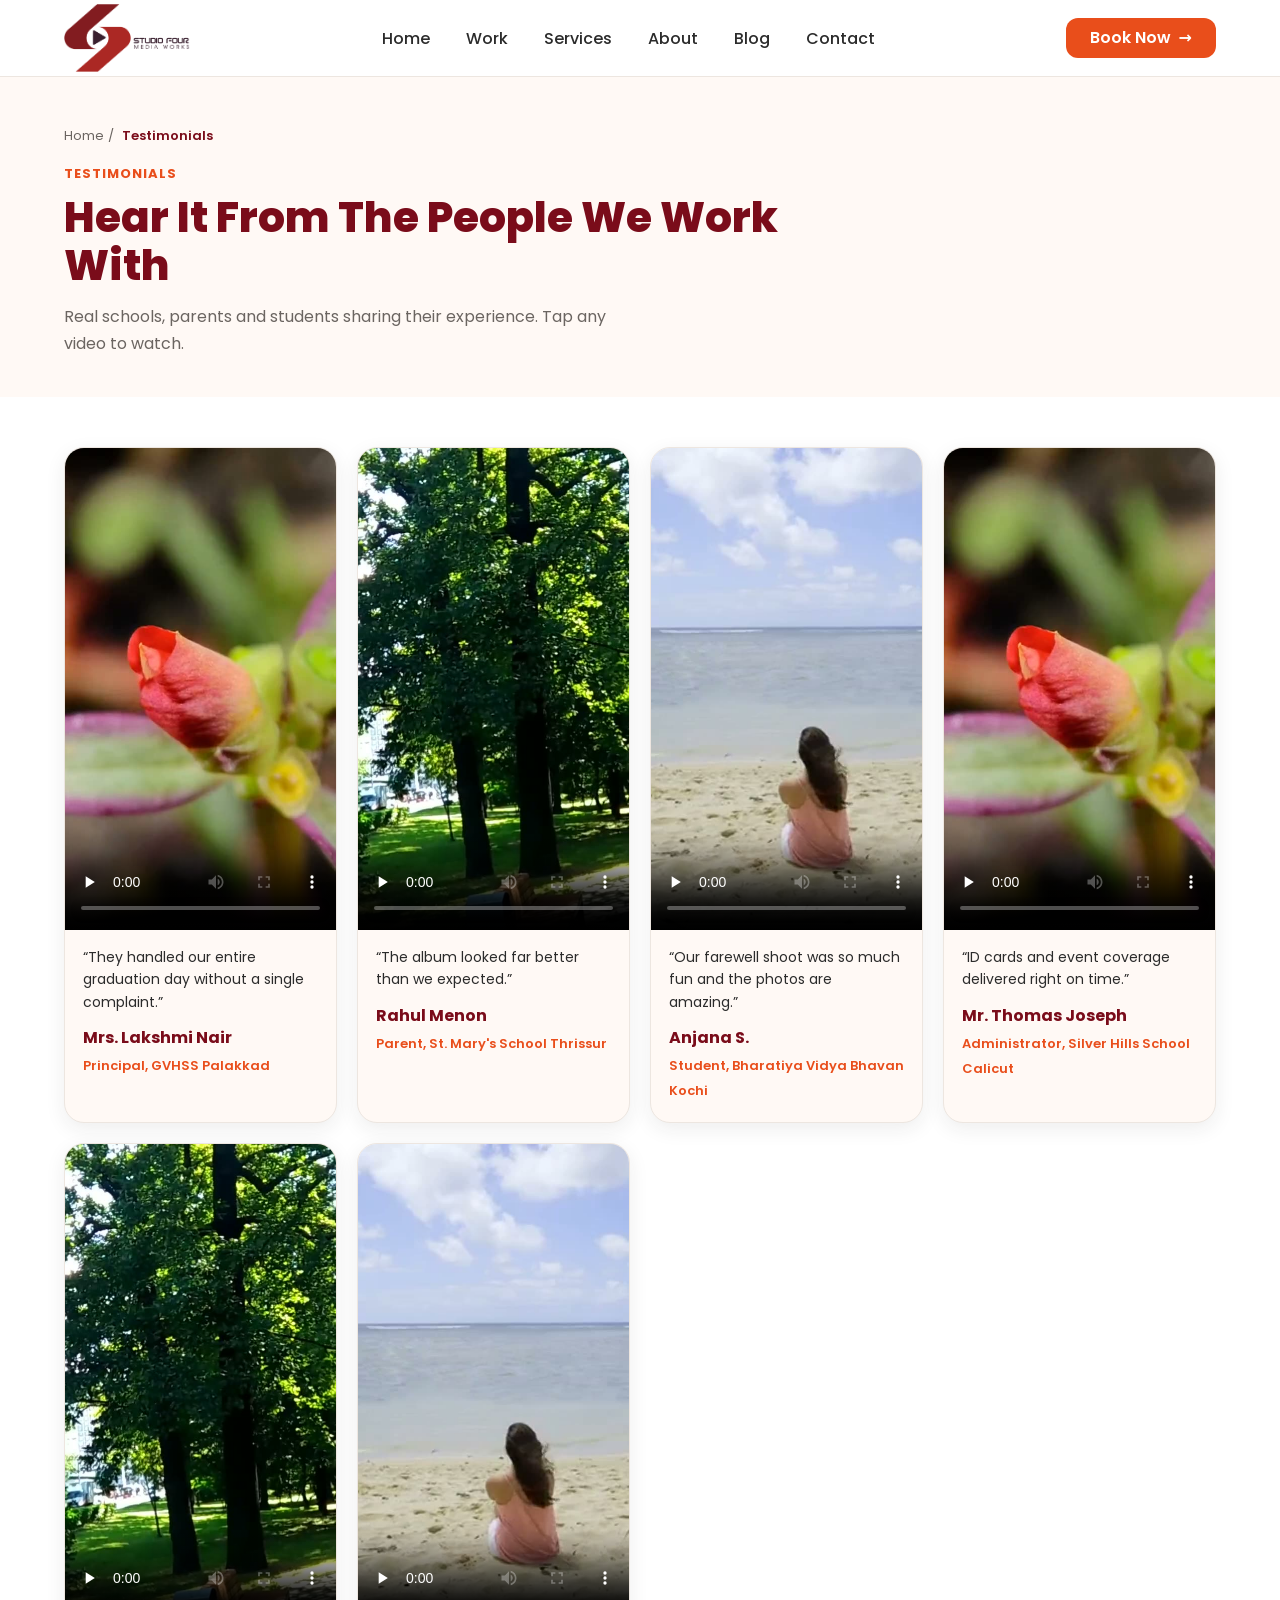
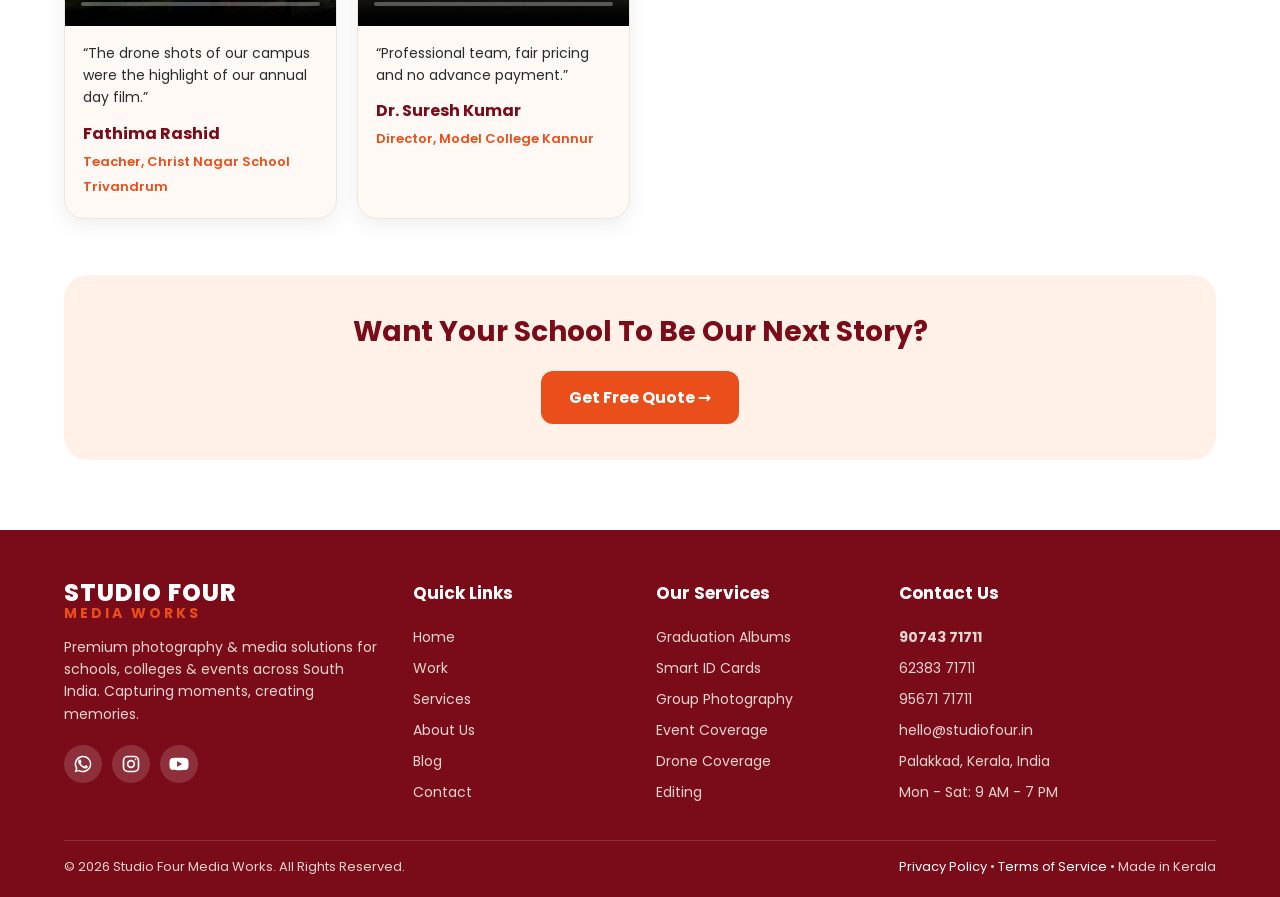
<file: testimonials.html>
<!DOCTYPE html>
<html lang="en">
<head>
  <meta charset="UTF-8">
  <meta name="viewport" content="width=device-width, initial-scale=1.0">
  <title>Video Testimonials | Studio Four Media Works</title>
  <meta name="description" content="Watch video testimonials from schools, colleges, parents and students across Kerala who trust Studio Four Media Works for graduation albums, ID cards and event coverage.">

  <link rel="preconnect" href="https://fonts.googleapis.com">
  <link rel="preconnect" href="https://fonts.gstatic.com" crossorigin>
  <link href="https://fonts.googleapis.com/css2?family=Poppins:wght@400;500;600;700;800&display=swap" rel="stylesheet">

  <link rel="stylesheet" href="css/layout.css">
  <link rel="stylesheet" href="css/testimonials.css">
</head>

<body>

  <!-- =========================================================
       NAVBAR (shared across pages; Services is the active link)
       ========================================================= -->
  <header class="navbar" id="navbar">
    <input type="checkbox" id="nav-toggle" class="nav-toggle" aria-label="Toggle menu">

    <div class="navbar-inner">
      <a href="home.html" class="logo" aria-label="Studio Four Media Works - Home">
        <img src="images/Studio_Four_Logo%20(1).png" alt="Studio Four Media Works">
      </a>

      <nav class="nav-links" aria-label="Main navigation">
        <a href="home.html">Home</a>
        <a href="work.html">Work</a>
        <a href="services.html">Services</a>
        <a href="about.html">About</a>
        <a href="blogs.html">Blog</a>
        <a href="contact.html">Contact</a>
      </nav>

      <div class="nav-actions">
        <a href="contact.html" class="btn-book">Book Now <span class="arrow">&rarr;</span></a>
        <label for="nav-toggle" class="hamburger" aria-label="Open menu">
          <span></span><span></span><span></span>
        </label>
      </div>
    </div>

    <div class="mobile-menu">
      <div class="mobile-menu-top">
        <a href="home.html" class="logo" aria-label="Studio Four Media Works - Home">
          <img src="images/Studio_Four_Logo%20(1).png" alt="Studio Four Media Works">
        </a>
        <label for="nav-toggle" class="close-btn" aria-label="Close menu">&times;</label>
      </div>

      <nav class="mobile-links" aria-label="Mobile navigation">
        <a href="home.html">Home</a>
        <a href="work.html">Work</a>
        <a href="services.html">Services</a>
        <a href="about.html">About</a>
        <a href="blogs.html">Blog</a>
        <a href="contact.html">Contact</a>
      </nav>

      <div class="mobile-menu-bottom">
        <a href="contact.html" class="btn-book">Book Now <span class="arrow">&rarr;</span></a>
        <div class="mobile-phones">
          <a href="tel:+919074371711">90743 71711</a><span class="sep">|</span>
          <a href="tel:+916238371711">62383 71711</a><span class="sep">|</span>
          <a href="tel:+919567171711">95671 71711</a>
        </div>
      </div>
    </div>
  </header>

  <!-- =========================================================
       HERO
       ========================================================= -->
  <section class="t-hero">
    <div class="t-inner">
      <nav class="breadcrumb" aria-label="Breadcrumb">
        <a href="home.html">Home</a><span>/</span><span aria-current="page">Testimonials</span>
      </nav>
      <span class="eyebrow">Testimonials</span>
      <h1>Hear It From The People We Work With</h1>
      <p>Real schools, parents and students sharing their experience. Tap any video to watch.</p>
    </div>
  </section>

  <!-- =========================================================
       VIDEO GRID (all cards visible, no slider)
       ========================================================= -->
  <section class="t-grid-section" aria-label="Video testimonials">
    <div class="t-inner">
      <div class="tvideo-grid">

      <article class="tvideo">
        <div class="tvideo-media">
          <video controls playsinline preload="none" poster="images/video1-poster.jpg">
            <source src="videos/video1.mp4" type="video/mp4">
          </video>
        </div>
        <div class="tvideo-info">
          <p class="tvideo-quote">&ldquo;They handled our entire graduation day without a single complaint.&rdquo;</p>
          <h3>Mrs. Lakshmi Nair</h3>
          <span>Principal, GVHSS Palakkad</span>
        </div>
      </article>

      <article class="tvideo">
        <div class="tvideo-media">
          <video controls playsinline preload="none" poster="images/video2-poster.jpg">
            <source src="videos/video2.mp4" type="video/mp4">
          </video>
        </div>
        <div class="tvideo-info">
          <p class="tvideo-quote">&ldquo;The album looked far better than we expected.&rdquo;</p>
          <h3>Rahul Menon</h3>
          <span>Parent, St. Mary&#39;s School Thrissur</span>
        </div>
      </article>

      <article class="tvideo">
        <div class="tvideo-media">
          <video controls playsinline preload="none" poster="images/video3-poster.jpg">
            <source src="videos/video3.mp4" type="video/mp4">
          </video>
        </div>
        <div class="tvideo-info">
          <p class="tvideo-quote">&ldquo;Our farewell shoot was so much fun and the photos are amazing.&rdquo;</p>
          <h3>Anjana S.</h3>
          <span>Student, Bharatiya Vidya Bhavan Kochi</span>
        </div>
      </article>

      <article class="tvideo">
        <div class="tvideo-media">
          <video controls playsinline preload="none" poster="images/video4-poster.jpg">
            <source src="videos/video4.mp4" type="video/mp4">
          </video>
        </div>
        <div class="tvideo-info">
          <p class="tvideo-quote">&ldquo;ID cards and event coverage delivered right on time.&rdquo;</p>
          <h3>Mr. Thomas Joseph</h3>
          <span>Administrator, Silver Hills School Calicut</span>
        </div>
      </article>

      <article class="tvideo">
        <div class="tvideo-media">
          <video controls playsinline preload="none" poster="images/video5-poster.jpg">
            <source src="videos/video5.mp4" type="video/mp4">
          </video>
        </div>
        <div class="tvideo-info">
          <p class="tvideo-quote">&ldquo;The drone shots of our campus were the highlight of our annual day film.&rdquo;</p>
          <h3>Fathima Rashid</h3>
          <span>Teacher, Christ Nagar School Trivandrum</span>
        </div>
      </article>

      <article class="tvideo">
        <div class="tvideo-media">
          <video controls playsinline preload="none" poster="images/video3-poster.jpg">
            <source src="videos/video3.mp4" type="video/mp4">
          </video>
        </div>
        <div class="tvideo-info">
          <p class="tvideo-quote">&ldquo;Professional team, fair pricing and no advance payment.&rdquo;</p>
          <h3>Dr. Suresh Kumar</h3>
          <span>Director, Model College Kannur</span>
        </div>
      </article>

      </div>

      <div class="t-cta">
        <h2>Want Your School To Be Our Next Story?</h2>
        <a class="t-btn" href="https://wa.me/919074371711">Get Free Quote &rarr;</a>
      </div>
    </div>
  </section>

  <!-- =========================================================
       FOOTER (shared across pages)
       ========================================================= -->
  <footer class="footer">
    <div class="footer-grid">

      <div class="footer-col footer-brand">
        <a href="home.html" class="footer-logo" aria-label="Studio Four Media Works">
          <strong>STUDIO FOUR</strong>
          <span>MEDIA WORKS</span>
        </a>
        <p>Premium photography &amp; media solutions for schools, colleges &amp; events across South India. Capturing moments, creating memories.</p>

        <div class="footer-social">
          <a href="https://wa.me/919074371711" target="_blank" rel="noopener" aria-label="WhatsApp"><svg viewBox="0 0 24 24" width="20" height="20" fill="currentColor" aria-hidden="true"><path d="M17.5 14.4c-.3-.1-1.7-.8-2-.9-.3-.1-.5-.1-.7.1-.2.3-.8.9-.9 1.1-.2.2-.3.2-.6.1-.3-.1-1.2-.5-2.3-1.4-.9-.8-1.4-1.7-1.6-2-.2-.3 0-.4.1-.6.1-.1.3-.3.4-.5.1-.2.2-.3.3-.5.1-.2 0-.4 0-.5-.1-.1-.7-1.6-.9-2.2-.2-.6-.5-.5-.7-.5h-.6c-.2 0-.5.1-.8.4-.3.3-1 1-1 2.4s1 2.8 1.2 3c.1.2 2 3.1 4.9 4.3.7.3 1.2.5 1.6.6.7.2 1.3.2 1.8.1.5-.1 1.7-.7 1.9-1.4.2-.7.2-1.2.2-1.4-.1-.1-.3-.2-.6-.3zM12 2a10 10 0 0 0-8.6 15.1L2 22l5-1.3A10 10 0 1 0 12 2zm0 18.2c-1.5 0-2.9-.4-4.1-1.1l-.3-.2-3 .8.8-2.9-.2-.3A8.2 8.2 0 1 1 12 20.2z"/></svg></a>
          <a href="#" target="_blank" rel="noopener" aria-label="Instagram"><svg viewBox="0 0 24 24" width="20" height="20" fill="none" stroke="currentColor" stroke-width="2" stroke-linecap="round" stroke-linejoin="round" aria-hidden="true"><rect x="3" y="3" width="18" height="18" rx="5"/><circle cx="12" cy="12" r="4"/><circle cx="17.5" cy="6.5" r="1" fill="currentColor" stroke="none"/></svg></a>
          <a href="#" target="_blank" rel="noopener" aria-label="YouTube"><svg viewBox="0 0 24 24" width="20" height="20" fill="currentColor" aria-hidden="true"><path d="M23 7.2a3 3 0 0 0-2.1-2.1C19 4.6 12 4.6 12 4.6s-7 0-8.9.5A3 3 0 0 0 1 7.2C.5 9.1.5 12 .5 12s0 2.9.5 4.8a3 3 0 0 0 2.1 2.1c1.9.5 8.9.5 8.9.5s7 0 8.9-.5a3 3 0 0 0 2.1-2.1c.5-1.9.5-4.8.5-4.8s0-2.9-.5-4.8zM9.7 15.5v-7l6 3.5-6 3.5z"/></svg></a>
        </div>
      </div>

      <div class="footer-col">
        <h4>Quick Links</h4>
        <a href="home.html">Home</a>
        <a href="work.html">Work</a>
        <a href="services.html">Services</a>
        <a href="about.html">About Us</a>
        <a href="blogs.html">Blog</a>
        <a href="contact.html">Contact</a>
      </div>

      <div class="footer-col">
        <h4>Our Services</h4>
        <a href="service-graduation.html">Graduation Albums</a>
        <a href="service-id-cards.html">Smart ID Cards</a>
        <a href="service-group-photography.html">Group Photography</a>
        <a href="service-event-coverage.html">Event Coverage</a>
        <a href="service-drone-coverage.html">Drone Coverage</a>
        <a href="service-editing.html">Editing</a>
      </div>

      <div class="footer-col footer-contact">
        <h4>Contact Us</h4>
        <a href="tel:9074371711" class="footer-phone">90743 71711</a>
        <a href="tel:6238371711">62383 71711</a>
        <a href="tel:9567171711">95671 71711</a>
        <a href="mailto:hello@studiofour.in">hello@studiofour.in</a>
        <span>Palakkad, Kerala, India</span>
        <span>Mon - Sat: 9 AM - 7 PM</span>
      </div>

    </div>

    <hr class="footer-line">

    <div class="footer-bottom">
      <p>&copy; 2026 Studio Four Media Works. All Rights Reserved.</p>
      <p><a href="#">Privacy Policy</a> &bull; <a href="#">Terms of Service</a> &bull; Made in Kerala</p>
    </div>
  </footer>

  <!-- Navbar: shadow on scroll + close mobile menu when a link is tapped -->
  <script>
    (function () {
      var navbar = document.getElementById('navbar');
      var toggle = document.getElementById('nav-toggle');
      function onScroll() { navbar.classList.toggle('scrolled', window.scrollY > 4); }
      window.addEventListener('scroll', onScroll, { passive: true });
      onScroll();
      document.querySelectorAll('.mobile-menu a').forEach(function (a) {
        a.addEventListener('click', function () { toggle.checked = false; });
      });
    })();
  </script>

  <script>
    /* only one video plays at a time */
    (function () {
      var vids = document.querySelectorAll('.tvideo video');
      vids.forEach(function (v) {
        v.addEventListener('play', function () {
          vids.forEach(function (o) { if (o !== v) o.pause(); });
        });
      });
    })();
  </script>

</body>
</html>
</file>
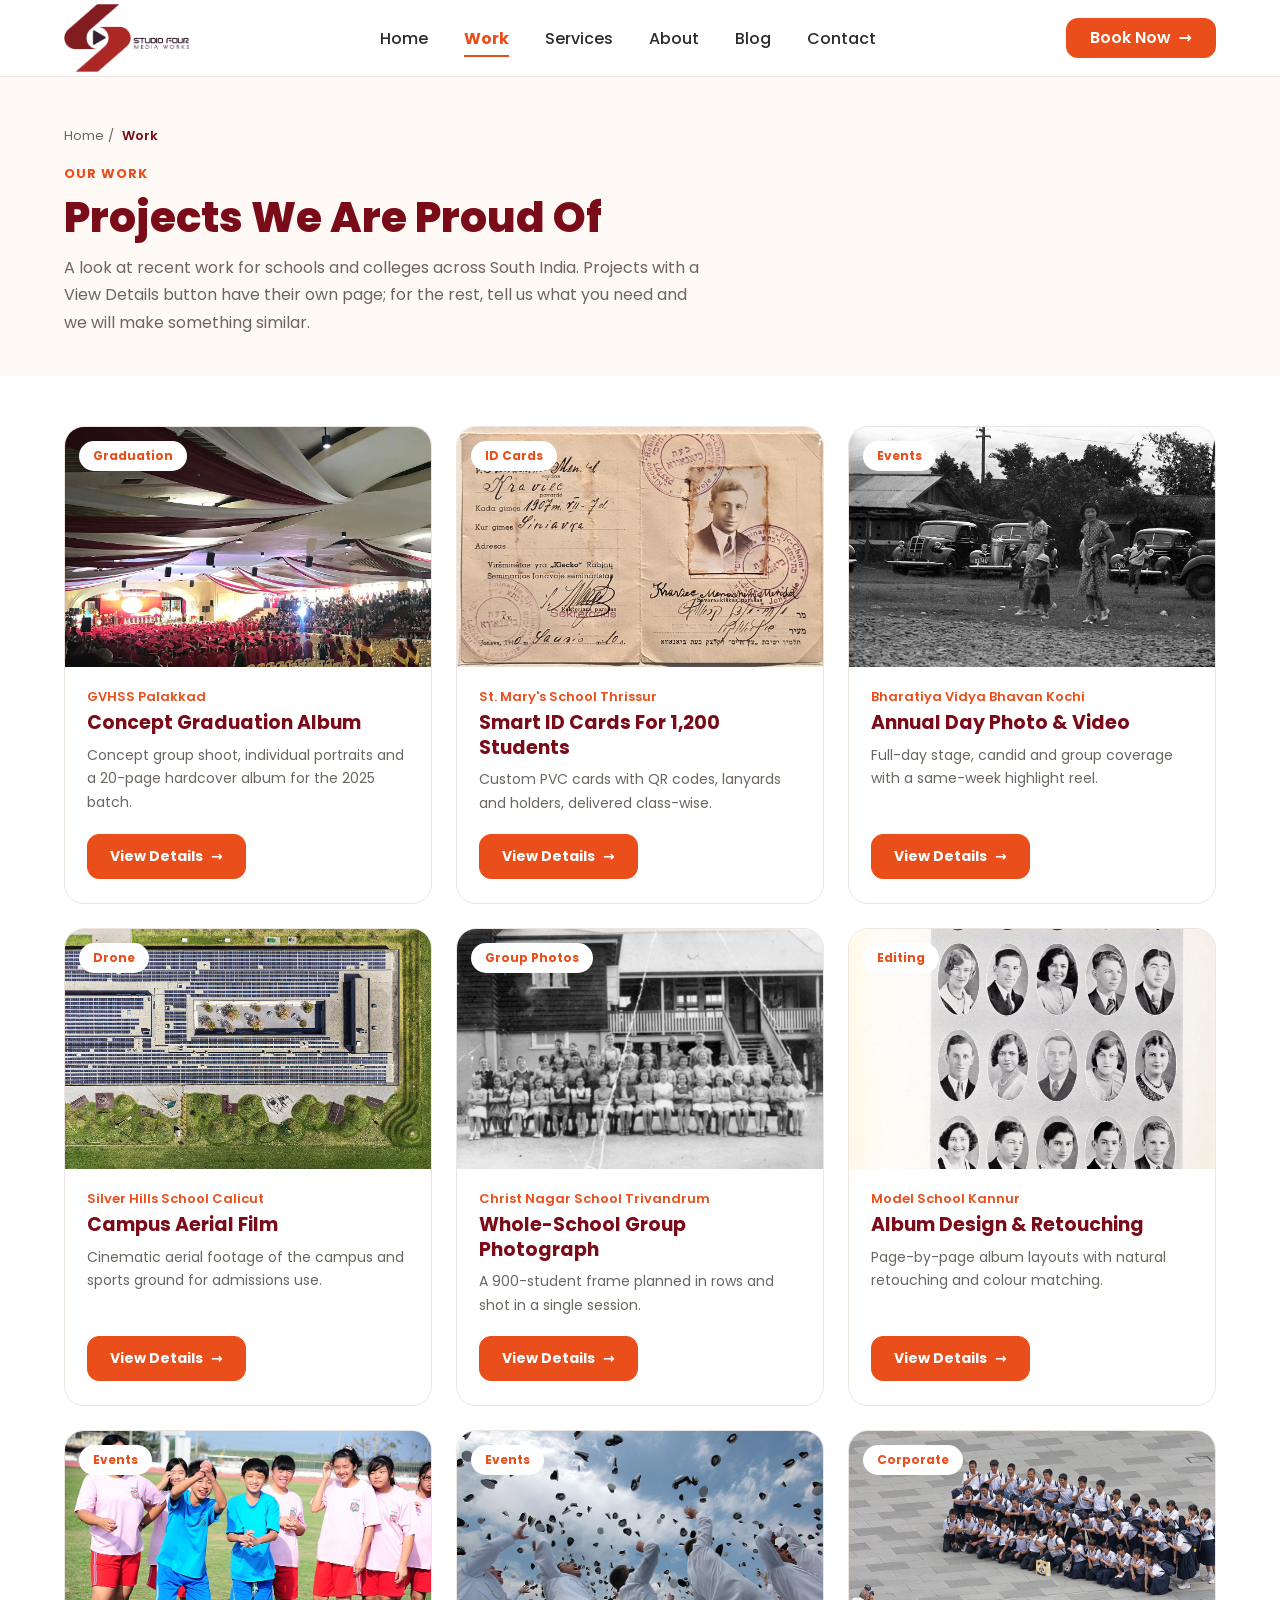
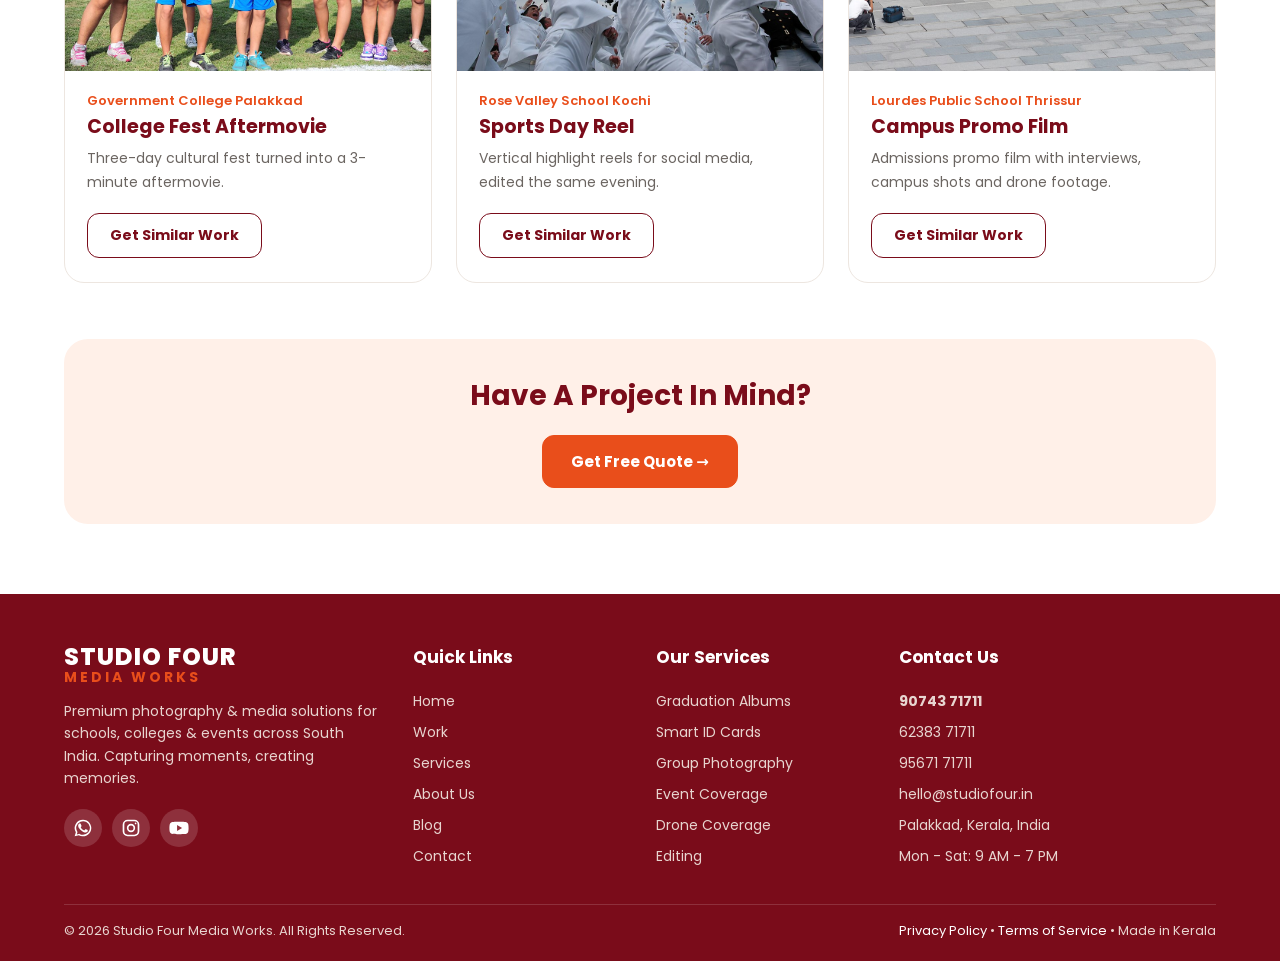
<file: work.html>
<!DOCTYPE html>
<html lang="en">
<head>
  <meta charset="UTF-8">
  <meta name="viewport" content="width=device-width, initial-scale=1.0">
  <title>Our Work | Studio Four Media Works</title>
  <meta name="description" content="See recent graduation albums, ID cards, event coverage, drone films and editing work by Studio Four Media Works for schools and colleges across Kerala.">

  <link rel="preconnect" href="https://fonts.googleapis.com">
  <link rel="preconnect" href="https://fonts.gstatic.com" crossorigin>
  <link href="https://fonts.googleapis.com/css2?family=Poppins:wght@400;500;600;700;800&display=swap" rel="stylesheet">

  <link rel="stylesheet" href="css/layout.css">
  <link rel="stylesheet" href="css/work.css">
</head>

<body>

  <!-- =========================================================
       NAVBAR (shared across pages; Services is the active link)
       ========================================================= -->
  <header class="navbar" id="navbar">
    <input type="checkbox" id="nav-toggle" class="nav-toggle" aria-label="Toggle menu">

    <div class="navbar-inner">
      <a href="home.html" class="logo" aria-label="Studio Four Media Works - Home">
        <img src="images/Studio_Four_Logo%20(1).png" alt="Studio Four Media Works">
      </a>

      <nav class="nav-links" aria-label="Main navigation">
        <a href="home.html">Home</a>
        <a href="work.html" class="active" aria-current="page">Work</a>
        <a href="services.html">Services</a>
        <a href="about.html">About</a>
        <a href="blogs.html">Blog</a>
        <a href="contact.html">Contact</a>
      </nav>

      <div class="nav-actions">
        <a href="contact.html" class="btn-book">Book Now <span class="arrow">&rarr;</span></a>
        <label for="nav-toggle" class="hamburger" aria-label="Open menu">
          <span></span><span></span><span></span>
        </label>
      </div>
    </div>

    <div class="mobile-menu">
      <div class="mobile-menu-top">
        <a href="home.html" class="logo" aria-label="Studio Four Media Works - Home">
          <img src="images/Studio_Four_Logo%20(1).png" alt="Studio Four Media Works">
        </a>
        <label for="nav-toggle" class="close-btn" aria-label="Close menu">&times;</label>
      </div>

      <nav class="mobile-links" aria-label="Mobile navigation">
        <a href="home.html">Home</a>
        <a href="work.html" class="active" aria-current="page">Work</a>
        <a href="services.html">Services</a>
        <a href="about.html">About</a>
        <a href="blogs.html">Blog</a>
        <a href="contact.html">Contact</a>
      </nav>

      <div class="mobile-menu-bottom">
        <a href="contact.html" class="btn-book">Book Now <span class="arrow">&rarr;</span></a>
        <div class="mobile-phones">
          <a href="tel:+919074371711">90743 71711</a><span class="sep">|</span>
          <a href="tel:+916238371711">62383 71711</a><span class="sep">|</span>
          <a href="tel:+919567171711">95671 71711</a>
        </div>
      </div>
    </div>
  </header>

  <section class="w-hero">
    <div class="w-inner">
      <nav class="breadcrumb" aria-label="Breadcrumb">
        <a href="home.html">Home</a><span>/</span><span aria-current="page">Work</span>
      </nav>
      <span class="eyebrow">Our Work</span>
      <h1>Projects We Are Proud Of</h1>
      <p>A look at recent work for schools and colleges across South India. Projects with a View Details button have their own page; for the rest, tell us what you need and we will make something similar.</p>
    </div>
  </section>

  <section class="w-section" aria-label="Our work">
    <div class="w-inner">
      <div class="work-grid">

        <article class="work-card">
          <div class="work-img">
            <img src="images/graduation.jpg" alt="Concept Graduation Album - GVHSS Palakkad" loading="lazy">
            <span class="work-tag">Graduation</span>
          </div>
          <div class="work-body">
            <span class="work-client">GVHSS Palakkad</span>
            <h3>Concept Graduation Album</h3>
            <p>Concept group shoot, individual portraits and a 20-page hardcover album for the 2025 batch.</p>
            <a class="w-btn w-btn-primary" href="service-graduation.html">View Details <span aria-hidden="true">&rarr;</span></a>
          </div>
        </article>

        <article class="work-card">
          <div class="work-img">
            <img src="images/idcard.jpg" alt="Smart ID Cards For 1,200 Students - St. Mary&#39;s School Thrissur" loading="lazy">
            <span class="work-tag">ID Cards</span>
          </div>
          <div class="work-body">
            <span class="work-client">St. Mary&#39;s School Thrissur</span>
            <h3>Smart ID Cards For 1,200 Students</h3>
            <p>Custom PVC cards with QR codes, lanyards and holders, delivered class-wise.</p>
            <a class="w-btn w-btn-primary" href="service-id-cards.html">View Details <span aria-hidden="true">&rarr;</span></a>
          </div>
        </article>

        <article class="work-card">
          <div class="work-img">
            <img src="images/event.jpg" alt="Annual Day Photo &amp; Video - Bharatiya Vidya Bhavan Kochi" loading="lazy">
            <span class="work-tag">Events</span>
          </div>
          <div class="work-body">
            <span class="work-client">Bharatiya Vidya Bhavan Kochi</span>
            <h3>Annual Day Photo &amp; Video</h3>
            <p>Full-day stage, candid and group coverage with a same-week highlight reel.</p>
            <a class="w-btn w-btn-primary" href="service-event-coverage.html">View Details <span aria-hidden="true">&rarr;</span></a>
          </div>
        </article>

        <article class="work-card">
          <div class="work-img">
            <img src="images/drone.jpg" alt="Campus Aerial Film - Silver Hills School Calicut" loading="lazy">
            <span class="work-tag">Drone</span>
          </div>
          <div class="work-body">
            <span class="work-client">Silver Hills School Calicut</span>
            <h3>Campus Aerial Film</h3>
            <p>Cinematic aerial footage of the campus and sports ground for admissions use.</p>
            <a class="w-btn w-btn-primary" href="service-drone-coverage.html">View Details <span aria-hidden="true">&rarr;</span></a>
          </div>
        </article>

        <article class="work-card">
          <div class="work-img">
            <img src="images/group.jpg" alt="Whole-School Group Photograph - Christ Nagar School Trivandrum" loading="lazy">
            <span class="work-tag">Group Photos</span>
          </div>
          <div class="work-body">
            <span class="work-client">Christ Nagar School Trivandrum</span>
            <h3>Whole-School Group Photograph</h3>
            <p>A 900-student frame planned in rows and shot in a single session.</p>
            <a class="w-btn w-btn-primary" href="service-group-photography.html">View Details <span aria-hidden="true">&rarr;</span></a>
          </div>
        </article>

        <article class="work-card">
          <div class="work-img">
            <img src="images/design.jpg" alt="Album Design &amp; Retouching - Model School Kannur" loading="lazy">
            <span class="work-tag">Editing</span>
          </div>
          <div class="work-body">
            <span class="work-client">Model School Kannur</span>
            <h3>Album Design &amp; Retouching</h3>
            <p>Page-by-page album layouts with natural retouching and colour matching.</p>
            <a class="w-btn w-btn-primary" href="service-editing.html">View Details <span aria-hidden="true">&rarr;</span></a>
          </div>
        </article>

        <article class="work-card">
          <div class="work-img">
            <img src="images/gallery-3.jpg" alt="College Fest Aftermovie - Government College Palakkad" loading="lazy">
            <span class="work-tag">Events</span>
          </div>
          <div class="work-body">
            <span class="work-client">Government College Palakkad</span>
            <h3>College Fest Aftermovie</h3>
            <p>Three-day cultural fest turned into a 3-minute aftermovie.</p>
            <a class="w-btn w-btn-outline" href="https://wa.me/919074371711?text=Hi%20Studio%20Four%2C%20I%20want%20work%20like%3A%20College%20Fest%20Aftermovie" target="_blank" rel="noopener">Get Similar Work</a>
          </div>
        </article>

        <article class="work-card">
          <div class="work-img">
            <img src="images/gallery-5.jpg" alt="Sports Day Reel - Rose Valley School Kochi" loading="lazy">
            <span class="work-tag">Events</span>
          </div>
          <div class="work-body">
            <span class="work-client">Rose Valley School Kochi</span>
            <h3>Sports Day Reel</h3>
            <p>Vertical highlight reels for social media, edited the same evening.</p>
            <a class="w-btn w-btn-outline" href="https://wa.me/919074371711?text=Hi%20Studio%20Four%2C%20I%20want%20work%20like%3A%20Sports%20Day%20Reel" target="_blank" rel="noopener">Get Similar Work</a>
          </div>
        </article>

        <article class="work-card">
          <div class="work-img">
            <img src="images/about-team.jpg" alt="Campus Promo Film - Lourdes Public School Thrissur" loading="lazy">
            <span class="work-tag">Corporate</span>
          </div>
          <div class="work-body">
            <span class="work-client">Lourdes Public School Thrissur</span>
            <h3>Campus Promo Film</h3>
            <p>Admissions promo film with interviews, campus shots and drone footage.</p>
            <a class="w-btn w-btn-outline" href="https://wa.me/919074371711?text=Hi%20Studio%20Four%2C%20I%20want%20work%20like%3A%20Campus%20Promo%20Film" target="_blank" rel="noopener">Get Similar Work</a>
          </div>
        </article>

      </div>

      <div class="w-cta">
        <h2>Have A Project In Mind?</h2>
        <a class="w-btn w-btn-cta" href="https://wa.me/919074371711">Get Free Quote &rarr;</a>
      </div>
    </div>
  </section>

  <!-- =========================================================
       FOOTER (shared across pages)
       ========================================================= -->
  <footer class="footer">
    <div class="footer-grid">

      <div class="footer-col footer-brand">
        <a href="home.html" class="footer-logo" aria-label="Studio Four Media Works">
          <strong>STUDIO FOUR</strong>
          <span>MEDIA WORKS</span>
        </a>
        <p>Premium photography &amp; media solutions for schools, colleges &amp; events across South India. Capturing moments, creating memories.</p>

        <div class="footer-social">
          <a href="https://wa.me/919074371711" target="_blank" rel="noopener" aria-label="WhatsApp"><svg viewBox="0 0 24 24" width="20" height="20" fill="currentColor" aria-hidden="true"><path d="M17.5 14.4c-.3-.1-1.7-.8-2-.9-.3-.1-.5-.1-.7.1-.2.3-.8.9-.9 1.1-.2.2-.3.2-.6.1-.3-.1-1.2-.5-2.3-1.4-.9-.8-1.4-1.7-1.6-2-.2-.3 0-.4.1-.6.1-.1.3-.3.4-.5.1-.2.2-.3.3-.5.1-.2 0-.4 0-.5-.1-.1-.7-1.6-.9-2.2-.2-.6-.5-.5-.7-.5h-.6c-.2 0-.5.1-.8.4-.3.3-1 1-1 2.4s1 2.8 1.2 3c.1.2 2 3.1 4.9 4.3.7.3 1.2.5 1.6.6.7.2 1.3.2 1.8.1.5-.1 1.7-.7 1.9-1.4.2-.7.2-1.2.2-1.4-.1-.1-.3-.2-.6-.3zM12 2a10 10 0 0 0-8.6 15.1L2 22l5-1.3A10 10 0 1 0 12 2zm0 18.2c-1.5 0-2.9-.4-4.1-1.1l-.3-.2-3 .8.8-2.9-.2-.3A8.2 8.2 0 1 1 12 20.2z"/></svg></a>
          <a href="#" target="_blank" rel="noopener" aria-label="Instagram"><svg viewBox="0 0 24 24" width="20" height="20" fill="none" stroke="currentColor" stroke-width="2" stroke-linecap="round" stroke-linejoin="round" aria-hidden="true"><rect x="3" y="3" width="18" height="18" rx="5"/><circle cx="12" cy="12" r="4"/><circle cx="17.5" cy="6.5" r="1" fill="currentColor" stroke="none"/></svg></a>
          <a href="#" target="_blank" rel="noopener" aria-label="YouTube"><svg viewBox="0 0 24 24" width="20" height="20" fill="currentColor" aria-hidden="true"><path d="M23 7.2a3 3 0 0 0-2.1-2.1C19 4.6 12 4.6 12 4.6s-7 0-8.9.5A3 3 0 0 0 1 7.2C.5 9.1.5 12 .5 12s0 2.9.5 4.8a3 3 0 0 0 2.1 2.1c1.9.5 8.9.5 8.9.5s7 0 8.9-.5a3 3 0 0 0 2.1-2.1c.5-1.9.5-4.8.5-4.8s0-2.9-.5-4.8zM9.7 15.5v-7l6 3.5-6 3.5z"/></svg></a>
        </div>
      </div>

      <div class="footer-col">
        <h4>Quick Links</h4>
        <a href="home.html">Home</a>
        <a href="work.html">Work</a>
        <a href="services.html">Services</a>
        <a href="about.html">About Us</a>
        <a href="blogs.html">Blog</a>
        <a href="contact.html">Contact</a>
      </div>

      <div class="footer-col">
        <h4>Our Services</h4>
        <a href="service-graduation.html">Graduation Albums</a>
        <a href="service-id-cards.html">Smart ID Cards</a>
        <a href="service-group-photography.html">Group Photography</a>
        <a href="service-event-coverage.html">Event Coverage</a>
        <a href="service-drone-coverage.html">Drone Coverage</a>
        <a href="service-editing.html">Editing</a>
      </div>

      <div class="footer-col footer-contact">
        <h4>Contact Us</h4>
        <a href="tel:9074371711" class="footer-phone">90743 71711</a>
        <a href="tel:6238371711">62383 71711</a>
        <a href="tel:9567171711">95671 71711</a>
        <a href="mailto:hello@studiofour.in">hello@studiofour.in</a>
        <span>Palakkad, Kerala, India</span>
        <span>Mon - Sat: 9 AM - 7 PM</span>
      </div>

    </div>

    <hr class="footer-line">

    <div class="footer-bottom">
      <p>&copy; 2026 Studio Four Media Works. All Rights Reserved.</p>
      <p><a href="#">Privacy Policy</a> &bull; <a href="#">Terms of Service</a> &bull; Made in Kerala</p>
    </div>
  </footer>

  <!-- Navbar: shadow on scroll + close mobile menu when a link is tapped -->
  <script>
    (function () {
      var navbar = document.getElementById('navbar');
      var toggle = document.getElementById('nav-toggle');
      function onScroll() { navbar.classList.toggle('scrolled', window.scrollY > 4); }
      window.addEventListener('scroll', onScroll, { passive: true });
      onScroll();
      document.querySelectorAll('.mobile-menu a').forEach(function (a) {
        a.addEventListener('click', function () { toggle.checked = false; });
      });
    })();
  </script>

</body>
</html>
</file>
<file: css/home.css>
/* =========================================================
   BRAND TOKENS
   ========================================================= */
:root {
  --orange: #E94E1B;   /* buttons, active links, hover */
  --maroon: #7A0C1A;   /* logo text, headings, footer  */
  --offwhite: #FFF9F5; /* page / mobile menu background */
  --white: #FFFFFF;    /* navbar, cards */
  --text: #2B2B2B;     /* dark text */
  --border: #EDE6E0;   /* light grey border */

  --nav-h: 76px;
  --ease: 0.3s ease;
}

/* =========================================================
   RESET / BASE
   ========================================================= */
*, *::before, *::after { box-sizing: border-box; }

html { scroll-behavior: smooth; }

body {
  margin: 0;
  padding-top: var(--nav-h);            /* room for the fixed navbar */
  background: var(--offwhite);
  color: var(--text);
  font-family: "Poppins", "Inter", system-ui, -apple-system, "Segoe UI", sans-serif;
  overflow-x: hidden;                   /* no horizontal scroll */
}

/* Lock page scroll while the mobile menu is open */
body:has(.nav-toggle:checked) { overflow: hidden; }

a { text-decoration: none; color: inherit; }
ul { list-style: none; margin: 0; padding: 0; }
img { max-width: 100%; display: block; }

/* =========================================================
   NAVBAR WRAPPER (fixed, full width)
   ========================================================= */
.navbar {
  position: fixed;
  top: 0;
  left: 0;
  width: 100%;
  z-index: 1000;
  background: var(--white);
  border-bottom: 1px solid var(--border);
  transition: box-shadow var(--ease);
}

/* Soft shadow added by the tiny scroll script at the bottom */
.navbar.scrolled { box-shadow: 0 4px 18px rgba(43, 43, 43, 0.10); }

/* Hidden checkbox that drives the mobile menu (CSS-only toggle) */
.nav-toggle {
  position: absolute;
  opacity: 0;
  pointer-events: none;
}

/* Centered inner container: [Logo] [Links] [Actions] */
.navbar-inner {
  max-width: 1280px;
  height: var(--nav-h);
  margin: 0 auto;
  padding: 0 5%;
  display: flex;
  align-items: center;
  justify-content: space-between;
  gap: 24px;
}

/* =========================================================
   LOGO
   ========================================================= */
.logo {
  display: flex;
  align-items: center;
  gap: 10px;
  flex-shrink: 0;
}

.logo img { height: 68px; width: auto; }

.logo-text {
  color: var(--maroon);
  font-weight: 700;
  font-size: 15px;
  line-height: 1.15;
  letter-spacing: 0.5px;
  text-transform: uppercase;
}

/* =========================================================
   DESKTOP NAV LINKS
   ========================================================= */
.nav-links {
  display: flex;
  align-items: center;
  gap: 36px;
}

.nav-links a {
  position: relative;
  padding: 6px 0;
  font-size: 16px;
  font-weight: 500;
  color: var(--text);
  transition: color var(--ease);
}

/* Underline (hidden by default, grows on hover, always on for active) */
.nav-links a::after {
  content: "";
  position: absolute;
  left: 0;
  bottom: 0;
  width: 100%;
  height: 2px;
  background: var(--orange);
  transform: scaleX(0);
  transform-origin: left;
  transition: transform var(--ease);
}

.nav-links a:hover { color: var(--orange); }
.nav-links a:hover::after { transform: scaleX(1); }

/* Active page */
.nav-links a.active {
  color: var(--orange);
  font-weight: 700;
}
.nav-links a.active::after { transform: scaleX(1); }

/* =========================================================
   ACTIONS (Book Now + hamburger)
   ========================================================= */
.nav-actions {
  display: flex;
  align-items: center;
  gap: 12px;
  flex-shrink: 0;
}

.btn-book {
  display: inline-flex;
  align-items: center;
  gap: 8px;
  padding: 12px 24px;
  background: var(--orange);
  color: var(--white);
  font-family: inherit;
  font-size: 16px;
  font-weight: 600;
  line-height: 1;
  white-space: nowrap;
  border: 0;
  border-radius: 12px;
  cursor: pointer;
  transition: background var(--ease), transform var(--ease);
}

.btn-book .arrow { transition: transform var(--ease); }
.btn-book:hover { background: var(--maroon); }
.btn-book:hover .arrow { transform: translateX(4px); }

/* Hamburger (a <label> for the checkbox) – hidden on desktop */
.hamburger {
  display: none;
  width: 44px;
  height: 44px;
  flex-direction: column;
  justify-content: center;
  align-items: center;
  gap: 5px;
  cursor: pointer;
  border-radius: 10px;
  transition: background var(--ease);
}

.hamburger:hover { background: var(--offwhite); }

.hamburger span {
  display: block;
  width: 24px;
  height: 2px;
  background: var(--maroon);
  border-radius: 2px;
}

/* Keyboard focus ring for the hidden checkbox */
.nav-toggle:focus-visible ~ .navbar-inner .hamburger {
  outline: 2px solid var(--orange);
  outline-offset: 2px;
}

/* =========================================================
   MOBILE MENU (slides down from top)
   ========================================================= */
.mobile-menu {
  position: fixed;
  top: 0;
  left: 0;
  width: 100%;
  max-height: 100vh;
  overflow-y: auto;
  background: var(--offwhite);
  border-bottom: 1px solid var(--border);
  box-shadow: 0 10px 30px rgba(43, 43, 43, 0.15);
  transform: translateY(-100%);
  visibility: hidden;
  transition: transform var(--ease), visibility var(--ease);
  z-index: 1100;
}

.nav-toggle:checked ~ .mobile-menu {
  transform: translateY(0);
  visibility: visible;
}

/* Top row: logo + close X */
.mobile-menu-top {
  display: flex;
  align-items: center;
  justify-content: space-between;
  height: var(--nav-h);
  padding: 0 20px;
  border-bottom: 1px solid var(--border);
}

.mobile-menu-top .logo img { height: 56px; }

.close-btn {
  width: 44px;
  height: 44px;
  display: flex;
  align-items: center;
  justify-content: center;
  font-size: 32px;
  line-height: 1;
  color: var(--maroon);
  cursor: pointer;
  border-radius: 10px;
  transition: color var(--ease), background var(--ease);
}
.close-btn:hover { color: var(--orange); background: var(--white); }

/* Stacked links */
.mobile-links a {
  display: block;
  padding: 14px 20px;
  font-size: 18px;
  font-weight: 500;
  color: var(--maroon);
  border-bottom: 1px solid var(--border);
  border-left: 4px solid transparent;
  transition: color var(--ease), background var(--ease), border-color var(--ease);
}

.mobile-links a:hover { color: var(--orange); background: var(--white); }

.mobile-links a.active {
  color: var(--orange);
  font-weight: 700;
  border-left-color: var(--orange);
}

/* Bottom: Book Now + phone numbers */
.mobile-menu-bottom {
  padding: 24px 20px 28px;
  display: flex;
  flex-direction: column;
  gap: 18px;
}

.mobile-menu-bottom .btn-book {
  width: 100%;
  justify-content: center;
  padding: 16px 24px;
}

.mobile-phones {
  display: flex;
  flex-wrap: wrap;
  justify-content: center;
  gap: 6px 14px;
  color: var(--maroon);
  font-weight: 600;
  font-size: 16px;
}

.mobile-phones a { color: var(--maroon); transition: color var(--ease); }
.mobile-phones a:hover { color: var(--orange); }
.mobile-phones .sep { color: var(--border); }

/* =========================================================
   RESPONSIVE
   ========================================================= */

/* ---- Tablet: 768px – 1024px (still horizontal, tighter) ---- */
@media (max-width: 1024px) {
  .navbar-inner { gap: 16px; }
  .logo img { height: 62px; }
  .logo-text { font-size: 13px; }
  .nav-links { gap: 20px; }
  .nav-links a { font-size: 15px; }
  .btn-book { padding: 10px 16px; font-size: 15px; }
}

/* ---- Mobile: below 768px (hamburger layout) ---- */
@media (max-width: 767px) {
  :root { --nav-h: 68px; }

  .navbar-inner { padding: 0 16px; gap: 8px; }

  .nav-links { display: none; }              /* hide desktop links */
  .hamburger { display: flex; }              /* show hamburger */

  .logo img { height: 58px; }
  .logo-text { font-size: 12px; max-width: 110px; }

  .nav-actions .btn-book {                   /* small Book Now */
    padding: 9px 14px;
    font-size: 14px;
    border-radius: 10px;
  }
}

/* ---- Very small phones: logo image only, keep everything on one row ---- */
@media (max-width: 420px) {
  .logo-text { display: none; }
}

/* Menu is a mobile-only feature */
@media (min-width: 768px) {
  .mobile-menu { display: none; }
}

/* =========================================================
   HERO SECTION
   ========================================================= */
.hero {
  background: var(--offwhite);
  padding: 60px 5%;
}

/* 2-column layout: 55% text / 45% image */
.hero-inner {
  max-width: 1280px;
  margin: 0 auto;
  display: grid;
  grid-template-columns: 55fr 45fr;
  gap: 48px;
  align-items: center;
}

/* ---- Fade-in on load ---- */
@keyframes heroFade {
  from { opacity: 0; transform: translateY(20px); }
  to   { opacity: 1; transform: translateY(0); }
}
.hero-left  { animation: heroFade 0.6s ease both; min-width: 0; }
.hero-right { animation: heroFade 0.6s ease 0.15s both; min-width: 0; }

/* ---- Left side ---- */
.hero-badge {
  display: inline-flex;
  align-items: center;
  gap: 8px;
  padding: 8px 16px;
  background: var(--white);
  border: 1px solid var(--border);
  border-radius: 50px;
  color: var(--maroon);
  font-size: 13px;
  font-weight: 500;
}

.dot {
  width: 8px;
  height: 8px;
  flex-shrink: 0;
  background: var(--orange);
  border-radius: 50%;
}

.hero-title {
  margin: 20px 0 18px;
  font-size: 52px;
  font-weight: 800;
  line-height: 1.1;
  color: var(--maroon);
}
.hero-title .accent { color: var(--orange); }

.hero-text {
  max-width: 520px;
  margin: 0 0 28px;
  font-size: 17px;
  line-height: 1.6;
  color: var(--text);
}

/* Buttons */
.hero-buttons {
  display: flex;
  flex-wrap: wrap;
  gap: 14px;
  margin-bottom: 32px;
}

.hero-btn {
  display: inline-flex;
  align-items: center;
  justify-content: center;
  padding: 14px 28px;
  font-size: 16px;
  font-weight: 600;
  line-height: 1.2;
  border-radius: 12px;
  border: 1.5px solid transparent;
  transition: background var(--ease), color var(--ease), border-color var(--ease), transform var(--ease);
}
.hero-btn:hover { transform: scale(1.05); }

.hero-btn-primary { background: var(--orange); color: var(--white); }
.hero-btn-primary:hover { background: var(--maroon); }

.hero-btn-outline {
  background: var(--white);
  color: var(--maroon);
  border-color: var(--maroon);
}
.hero-btn-outline:hover { background: var(--offwhite); color: var(--orange); border-color: var(--orange); }

/* Trust stats */
.hero-stats {
  display: grid;
  grid-template-columns: repeat(4, 1fr);
  gap: 12px;
}

.stat-card {
  display: flex;
  flex-direction: column;
  gap: 2px;
  padding: 14px 16px;
  background: var(--white);
  border-radius: 16px;
  box-shadow: 0 4px 16px rgba(43, 43, 43, 0.08);
  min-width: 0;
}
.stat-icon  { font-size: 20px; line-height: 1; margin-bottom: 6px; }
.stat-num   { font-size: 18px; font-weight: 700; color: var(--maroon); line-height: 1.2; }
.stat-label { font-size: 12px; color: var(--text); line-height: 1.4; }

/* ---- Right side ---- */
.hero-right { position: relative; }

.hero-img {
  width: 100%;
  height: 460px;
  object-fit: cover;
  border-radius: 24px;
  box-shadow: 0 16px 40px rgba(43, 43, 43, 0.15);
  background: var(--border);
}

/* Floating card, bottom-left */
.hero-float-card {
  position: absolute;
  left: 16px;
  bottom: 16px;
  display: flex;
  align-items: center;
  gap: 10px;
  max-width: calc(100% - 32px);
  padding: 12px 16px;
  background: var(--white);
  border-radius: 16px;
  box-shadow: 0 8px 24px rgba(43, 43, 43, 0.15);
}
.hero-float-card strong { display: block; font-size: 14px; color: var(--maroon); }
.hero-float-card span:not(.dot) { display: block; font-size: 12px; color: var(--text); }

/* Floating badge, top-right */
.hero-float-badge {
  position: absolute;
  top: 16px;
  right: 16px;
  width: 92px;
  height: 92px;
  display: flex;
  align-items: center;
  justify-content: center;
  text-align: center;
  padding: 8px;
  background: var(--orange);
  color: var(--white);
  border-radius: 50%;
  font-size: 12px;
  font-weight: 700;
  line-height: 1.25;
  box-shadow: 0 8px 20px rgba(43, 43, 43, 0.2);
}

/* ---- Hero: Tablet (768px - 1024px) ---- */
@media (max-width: 1024px) {
  .hero-inner { gap: 32px; }
  .hero-title { font-size: 40px; }
  .hero-img { height: 380px; }
  .hero-stats { grid-template-columns: repeat(2, 1fr); }
}

/* ---- Hero: Mobile (below 768px) ---- */
@media (max-width: 767px) {
  .hero { padding: 32px 20px; }
  .hero-inner { grid-template-columns: 1fr; gap: 32px; }

  .hero-title { font-size: 34px; }
  .hero-text  { font-size: 16px; }

  .hero-buttons { flex-direction: column; }
  .hero-btn { width: 100%; }

  .hero-img { height: 300px; }
  .hero-float-card { left: 10px; bottom: 10px; padding: 8px 12px; max-width: calc(100% - 20px); }
  .hero-float-card strong { font-size: 12px; }
  .hero-float-card span:not(.dot) { font-size: 11px; }
  .hero-float-badge { top: 10px; right: 10px; width: 76px; height: 76px; font-size: 10px; }
}

/* =========================================================
   VIDEO SLIDER SECTION
   ========================================================= */
.vslider {
  background: var(--white);
  border-top: 1px solid var(--border);
  padding: 70px 5%;
}

.vslider-inner { max-width: 1280px; margin: 0 auto; }

.vslider-head {
  display: flex;
  align-items: flex-end;
  justify-content: space-between;
  gap: 24px;
  margin-bottom: 32px;
}

.vslider-eyebrow {
  display: inline-block;
  margin-bottom: 8px;
  color: var(--orange);
  font-size: 14px;
  font-weight: 600;
  letter-spacing: 1px;
  text-transform: uppercase;
}

.vslider-title {
  margin: 0 0 8px;
  font-size: 36px;
  font-weight: 800;
  line-height: 1.15;
  color: var(--maroon);
}

.vslider-sub { margin: 0; max-width: 520px; font-size: 16px; line-height: 1.6; color: var(--text); }

/* Arrow buttons */
.vslider-arrows { display: flex; gap: 10px; flex-shrink: 0; }

.vslider-arrow {
  width: 48px;
  height: 48px;
  display: flex;
  align-items: center;
  justify-content: center;
  background: var(--white);
  color: var(--maroon);
  font-size: 20px;
  border: 1.5px solid var(--maroon);
  border-radius: 50%;
  cursor: pointer;
  transition: background var(--ease), color var(--ease), border-color var(--ease), opacity var(--ease);
}
.vslider-arrow:hover:not(:disabled) { background: var(--orange); border-color: var(--orange); color: var(--white); }
.vslider-arrow:disabled { opacity: 0.35; cursor: default; }

/* Track: 3 slides visible, native swipe + snap */
.vslider-track {
  display: flex;
  gap: 20px;
  overflow-x: auto;
  scroll-snap-type: x mandatory;
  scrollbar-width: none;
  padding-bottom: 6px;
}
.vslider-track::-webkit-scrollbar { display: none; }

.vslide {
  flex: 0 0 calc((100% - 60px) / 4);   /* 4 vertical reels visible on desktop (5 total, so it scrolls) */
  scroll-snap-align: start;
  background: var(--offwhite);
  border: 1px solid var(--border);
  border-radius: 20px;
  overflow: hidden;
  box-shadow: 0 6px 20px rgba(43, 43, 43, 0.08);
  transition: transform var(--ease), box-shadow var(--ease);
}
.vslide:hover { transform: translateY(-4px); box-shadow: 0 12px 28px rgba(43, 43, 43, 0.14); }

.vslide video {
  display: block;
  width: 100%;
  aspect-ratio: 9 / 16;               /* vertical reel */
  object-fit: cover;
  background: var(--maroon);
}

.vslide-info { padding: 16px 18px 18px; }
.vslide-info h3 { margin: 0 0 4px; font-size: 17px; font-weight: 700; color: var(--maroon); }
.vslide-info span { font-size: 13px; color: var(--orange); font-weight: 600; }

.vslider-more { margin-top: 24px; text-align: center; }
.vslider-more-link {
  display: inline-block;
  padding: 12px 26px;
  color: var(--maroon);
  font-weight: 700;
  border: 1.5px solid var(--maroon);
  border-radius: 12px;
  transition: background var(--ease), color var(--ease);
}
.vslider-more-link:hover { background: var(--maroon); color: var(--white); }

/* Tablet: 2 slides */
@media (max-width: 1024px) {
  .vslider { padding: 56px 5%; }
  .vslider-title { font-size: 30px; }
  .vslide { flex-basis: calc((100% - 20px) / 2.5); }   /* 2.5 visible: peek + scrolls */
}

/* Mobile: 1 slide with a peek of the next one */
@media (max-width: 767px) {
  .vslider { padding: 40px 20px; }
  .vslider-head { flex-direction: column; align-items: flex-start; gap: 16px; }
  .vslider-title { font-size: 26px; }
  .vslider-arrows { display: none; }          /* swipe on touch screens */
  .vslide { flex-basis: 62%; }                /* peek of the next reel */
}

/* =========================================================
   COMPLETE SOLUTIONS SECTION
   ========================================================= */
.solutions-section {
  --orange-light: #FFF0E8;        /* light orange: icon bg, tags */
  background: var(--offwhite);
  padding: 60px 5% 70px;
}

/* ---- Header ---- */
.solutions-header {
  max-width: 1280px;
  margin: 0 auto 36px;
  text-align: center;
}

.solutions-pill {
  display: inline-block;
  padding: 6px 16px;
  background: var(--white);
  color: var(--orange);
  border: 1px solid var(--orange);
  border-radius: 50px;
  font-size: 12px;
  font-weight: 700;
  letter-spacing: 1px;
  text-transform: uppercase;
}

.solutions-title {
  margin: 16px 0 10px;
  font-size: 36px;
  font-weight: 800;
  line-height: 1.15;
  color: var(--maroon);
}

.solutions-sub { margin: 0; font-size: 16px; color: var(--text); }

/* ---- Grid ---- */
.solutions-grid {
  max-width: 1280px;
  margin: 0 auto;
  display: grid;
  grid-template-columns: repeat(3, 1fr);
  gap: 24px;
}

/* ---- Card ---- */
.solution-card {
  position: relative;
  display: flex;
  flex-direction: column;
  padding: 28px 24px;
  background: var(--white);
  border: 1px solid var(--border);
  border-radius: 24px;
  box-shadow: 0 4px 16px rgba(43, 43, 43, 0.06);
  transition: transform var(--ease), border-color var(--ease), box-shadow var(--ease);
}

.solution-card:hover {
  transform: translateY(-6px);
  border-color: var(--orange);
  box-shadow: 0 16px 36px rgba(43, 43, 43, 0.14);
}

.solution-icon {
  width: 56px;
  height: 56px;
  display: flex;
  align-items: center;
  justify-content: center;
  margin-bottom: 18px;
  background: var(--orange-light);
  border-radius: 50%;
  font-size: 26px;
  line-height: 1;
  transition: background var(--ease), filter var(--ease);
}

/* On hover: orange circle, emoji turned white */
.solution-card:hover .solution-icon {
  background: var(--orange);
  filter: brightness(0) invert(1);
}

.solution-card h3 {
  margin: 0 0 10px;
  font-size: 20px;
  font-weight: 700;
  color: var(--maroon);
}

.solution-card p {
  margin: 0 0 16px;
  font-size: 15px;
  line-height: 1.6;
  color: var(--text);
}

.solution-tags {
  display: flex;
  flex-wrap: wrap;
  gap: 8px;
  margin-bottom: 20px;
}

.solution-tag {
  padding: 5px 10px;
  background: var(--orange-light);
  color: var(--orange);
  border-radius: 50px;
  font-size: 11px;
  font-weight: 600;
}

.solution-link {
  margin-top: auto;               /* pin link to card bottom */
  align-self: flex-start;
  color: var(--orange);
  font-size: 14px;
  font-weight: 700;
}
.solution-link span { display: inline-block; transition: transform var(--ease); }
.solution-link:hover span { transform: translateX(5px); }

/* ---- Highlighted first card ---- */
.solution-card.featured { background: var(--maroon); border-color: var(--maroon); }
.solution-card.featured h3,
.solution-card.featured p { color: var(--white); }
.solution-card.featured .solution-icon { background: var(--orange); }
.solution-card.featured .solution-link { color: var(--white); }   /* orange on maroon is low contrast */

.popular {
  position: absolute;
  top: 18px;
  right: 18px;
  padding: 5px 12px;
  background: var(--orange);
  color: var(--white);
  border-radius: 50px;
  font-size: 11px;
  font-weight: 700;
}

/* ---- Fade-in on scroll (CSS only; ignored by browsers without support) ---- */
@keyframes solutionReveal {
  from { opacity: 0; transform: translateY(30px); }
  to   { opacity: 1; transform: translateY(0); }
}
@supports (animation-timeline: view()) {
  .solutions-header,
  .solution-card {
    animation: solutionReveal linear both;
    animation-timeline: view();
    animation-range: entry 0% entry 45%;
  }
}

/* ---- Tablet: 2 columns ---- */
@media (max-width: 1024px) {
  .solutions-grid { grid-template-columns: repeat(2, 1fr); gap: 20px; }
  .solutions-title { font-size: 32px; }
}

/* ---- Mobile: 1 column ---- */
@media (max-width: 767px) {
  .solutions-section { padding: 40px 20px; }
  .solutions-grid { grid-template-columns: 1fr; }
  .solutions-title { font-size: 28px; }
  .solutions-sub { font-size: 15px; }
  .solution-card { padding: 24px 20px; }
  .solution-icon { width: 48px; height: 48px; font-size: 22px; }
}

/* =========================================================
   WHY CHOOSE US SECTION
   ========================================================= */
.why-section {
  --orange-light: #FFF0E8;        /* light orange: icon circles */
  background: var(--offwhite);
  padding: 70px 5%;
}

.why-inner { max-width: 1280px; margin: 0 auto; }

/* 2 columns: 40% / 60% */
.why-grid {
  display: grid;
  grid-template-columns: 40fr 60fr;
  gap: 48px;
  align-items: start;
}

/* ---- Left side ---- */
.why-pill {
  display: inline-block;
  padding: 6px 16px;
  background: var(--white);
  color: var(--orange);
  border: 1px solid var(--orange);
  border-radius: 50px;
  font-size: 12px;
  font-weight: 700;
  letter-spacing: 1px;
  text-transform: uppercase;
}

.why-title {
  margin: 16px 0 14px;
  font-size: 38px;
  font-weight: 800;
  line-height: 1.15;
  color: var(--maroon);
}

.why-text {
  margin: 0 0 28px;
  font-size: 16px;
  line-height: 1.6;
  color: var(--text);
}

.why-image { position: relative; }

.why-image img {
  width: 100%;
  height: 280px;
  object-fit: cover;
  border-radius: 24px;
  background: var(--border);
  box-shadow: 0 12px 32px rgba(43, 43, 43, 0.12);
}

/* Floating stats badge over the bottom of the image */
.why-badge {
  position: absolute;
  left: 50%;
  bottom: 16px;
  transform: translateX(-50%);
  display: flex;
  flex-direction: column;
  align-items: center;
  gap: 2px;
  width: max-content;
  max-width: calc(100% - 32px);
  padding: 10px 20px;
  background: var(--white);
  border-radius: 16px;
  box-shadow: 0 8px 24px rgba(43, 43, 43, 0.15);
  text-align: center;
}
.why-badge strong { font-size: 15px; color: var(--maroon); }
.why-stars { color: var(--orange); font-size: 16px; letter-spacing: 2px; }

/* ---- Right side: stacked cards ---- */
.why-right { display: flex; flex-direction: column; gap: 16px; }

.why-card {
  display: flex;
  align-items: center;
  gap: 16px;
  padding: 20px 22px;
  background: var(--white);
  border: 1px solid var(--border);
  border-radius: 20px;
  transition: transform var(--ease), border-color var(--ease), box-shadow var(--ease);
}

.why-card:hover {
  transform: translateY(-3px);
  border-color: var(--orange);
  box-shadow: 0 10px 26px rgba(43, 43, 43, 0.10);
}

.why-icon {
  flex: 0 0 52px;
  width: 52px;
  height: 52px;
  display: flex;
  align-items: center;
  justify-content: center;
  background: var(--orange-light);
  border-radius: 50%;
  font-size: 24px;
  line-height: 1;
}

.why-card h3 { margin: 0 0 4px; font-size: 18px; font-weight: 700; color: var(--maroon); }
.why-card p  { margin: 0; font-size: 14.5px; line-height: 1.55; color: var(--text); }

/* ---- Bottom CTA strip ---- */
.why-cta {
  display: flex;
  align-items: center;
  justify-content: space-between;
  gap: 24px;
  margin-top: 40px;
  padding: 24px 32px;
  background: linear-gradient(135deg, #E94E1B, #C63A0F);
  border-radius: 20px;
  color: var(--white);
}

.why-cta-text { display: flex; flex-direction: column; gap: 4px; }
.why-cta-text strong { font-size: 20px; font-weight: 700; }
.why-cta-text span { font-size: 14px; opacity: 0.9; }

.why-cta-btn {
  flex-shrink: 0;
  padding: 12px 24px;
  background: var(--white);
  color: var(--orange);
  font-weight: 700;
  border-radius: 12px;
  white-space: nowrap;
  transition: transform var(--ease), background var(--ease), color var(--ease);
}
.why-cta-btn:hover { transform: scale(1.05); background: var(--maroon); color: var(--white); }

/* ---- Tablet: stack to 1 column ---- */
@media (max-width: 1024px) {
  .why-grid { grid-template-columns: 1fr; gap: 32px; }
  .why-title { font-size: 32px; }
  .why-image img { height: 240px; }
}

/* ---- Mobile ---- */
@media (max-width: 767px) {
  .why-section { padding: 40px 20px; }
  .why-title { font-size: 28px; }
  .why-image img { height: 220px; }

  .why-card { padding: 16px; gap: 12px; }
  .why-icon { flex-basis: 44px; width: 44px; height: 44px; font-size: 20px; }
  .why-card h3 { font-size: 16px; }

  .why-cta { flex-direction: column; text-align: center; padding: 24px 20px; gap: 18px; }
  .why-cta-btn { width: 100%; text-align: center; }
}

/* =========================================================
   PORTFOLIO GALLERY SECTION
   ========================================================= */
.portfolio-section {
  background: var(--offwhite);
  padding: 60px 5% 70px;
}

/* ---- Header ---- */
.portfolio-header {
  max-width: 1280px;
  margin: 0 auto 28px;
  text-align: center;
}

.portfolio-pill {
  display: inline-block;
  padding: 6px 16px;
  background: var(--white);
  color: var(--orange);
  border: 1px solid var(--orange);
  border-radius: 50px;
  font-size: 12px;
  font-weight: 700;
  letter-spacing: 1px;
  text-transform: uppercase;
}

.portfolio-title {
  margin: 16px 0 10px;
  font-size: 36px;
  font-weight: 800;
  line-height: 1.15;
  color: var(--maroon);
}

.portfolio-sub { margin: 0; font-size: 16px; color: var(--text); }

/* ---- Filter buttons ---- */
.portfolio-filters {
  max-width: 1280px;
  margin: 0 auto 28px;
  display: flex;
  flex-wrap: wrap;
  justify-content: center;
  gap: 10px;
}

.filter-btn {
  padding: 10px 20px;
  background: var(--white);
  color: var(--maroon);
  font-family: inherit;
  font-size: 14px;
  font-weight: 500;
  border: 1px solid var(--border);
  border-radius: 50px;
  cursor: pointer;
  white-space: nowrap;
  transition: background var(--ease), color var(--ease), border-color var(--ease);
}
.filter-btn:hover { border-color: var(--orange); }

.filter-btn.active {
  background: var(--orange);
  color: var(--white);
  border-color: var(--orange);
}

/* ---- Grid ---- */
.gallery-grid {
  max-width: 1280px;
  margin: 0 auto;
  display: grid;
  grid-template-columns: repeat(3, 1fr);
  gap: 16px;
}

.gallery-item {
  position: relative;
  height: 320px;
  margin: 0;
  overflow: hidden;
  background: var(--border);        /* shows while image is missing/loading */
  border-radius: 20px;
  cursor: pointer;
  transition: opacity 0.3s ease, transform 0.3s ease;
}

/* Filter states (set by the small script) */
.gallery-item.is-hiding { opacity: 0; transform: scale(0.95); }
.gallery-item[hidden] { display: none; }

.gallery-item img {
  width: 100%;
  height: 100%;
  object-fit: cover;
  transition: transform 0.4s ease;
}
.gallery-item:hover img { transform: scale(1.08); }

/* Overlay: hidden until hover */
.gallery-overlay {
  position: absolute;
  inset: 0;
  display: flex;
  flex-direction: column;
  justify-content: flex-end;
  gap: 2px;
  padding: 20px;
  background: linear-gradient(to bottom, transparent 35%, rgba(122, 12, 26, 0.85));
  color: var(--white);
  opacity: 0;
  transition: opacity var(--ease);
}
.gallery-item:hover .gallery-overlay,
.gallery-item:focus-within .gallery-overlay { opacity: 1; }

.gallery-cat { color: var(--orange); font-size: 12px; font-weight: 700; letter-spacing: 0.5px; text-transform: uppercase; }
.gallery-overlay strong { font-size: 18px; line-height: 1.25; }
.gallery-loc { font-size: 13px; opacity: 0.8; }

/* ---- Bottom button ---- */
.portfolio-more { margin-top: 36px; text-align: center; }

.portfolio-btn {
  display: inline-flex;
  align-items: center;
  gap: 8px;
  padding: 14px 30px;
  background: var(--orange);
  color: var(--white);
  font-weight: 700;
  border-radius: 12px;
  transition: background var(--ease), transform var(--ease);
}
.portfolio-btn span { transition: transform var(--ease); }
.portfolio-btn:hover { background: var(--maroon); }
.portfolio-btn:hover span { transform: translateX(4px); }

/* ---- Tablet: 2 columns ---- */
@media (max-width: 1024px) {
  .gallery-grid { grid-template-columns: repeat(2, 1fr); }
  .gallery-item { height: 280px; }
  .portfolio-title { font-size: 32px; }
}

/* ---- Mobile: 2 small columns, overlay always visible ---- */
@media (max-width: 767px) {
  .portfolio-section { padding: 40px 16px; }
  .portfolio-title { font-size: 28px; }
  .portfolio-sub { font-size: 15px; }

  /* single scrolling row of filters, scrollbar hidden */
  .portfolio-filters {
    flex-wrap: nowrap;
    justify-content: flex-start;
    overflow-x: auto;
    margin-left: -16px;
    margin-right: -16px;
    padding: 0 16px 4px;
    scrollbar-width: none;
  }
  .portfolio-filters::-webkit-scrollbar { display: none; }

  .gallery-grid { gap: 10px; }
  .gallery-item { height: 180px; border-radius: 14px; }

  /* no hover on touch screens: always show the overlay */
  .gallery-overlay { opacity: 1; padding: 10px; }
  .gallery-cat { font-size: 10px; }
  .gallery-overlay strong { font-size: 13px; }
  .gallery-loc { font-size: 11px; }
}

/* =========================================================
   TESTIMONIALS SECTION
   ========================================================= */
.testimonials-section {
  --star-yellow: #FFA41C;
  background: var(--offwhite);
  padding: 60px 5% 70px;
}

/* ---- Header ---- */
.testimonials-header {
  max-width: 1280px;
  margin: 0 auto 36px;
  text-align: center;
}

.testimonials-pill {
  display: inline-block;
  padding: 6px 16px;
  background: var(--white);
  color: var(--orange);
  border: 1px solid var(--orange);
  border-radius: 50px;
  font-size: 12px;
  font-weight: 700;
  letter-spacing: 1px;
  text-transform: uppercase;
}

.testimonials-title {
  margin: 16px 0 10px;
  font-size: 36px;
  font-weight: 800;
  line-height: 1.15;
  color: var(--maroon);
}

.testimonials-sub { margin: 0 0 16px; font-size: 16px; color: var(--text); }

.testimonials-rating {
  margin: 0;
  font-size: 14px;
  font-weight: 700;
  color: var(--maroon);
}
.rating-stars { color: var(--orange); letter-spacing: 2px; margin-right: 6px; }

/* ---- Grid ---- */
.testimonial-grid {
  max-width: 1280px;
  margin: 0 auto;
  display: grid;
  grid-template-columns: repeat(3, 1fr);
  gap: 24px;
  align-items: stretch;
}

/* ---- Card ---- */
.testimonial-card {
  position: relative;
  display: flex;
  flex-direction: column;
  padding: 28px 24px;
  background: var(--white);
  border: 1px solid var(--border);
  border-radius: 24px;
  box-shadow: 0 4px 16px rgba(43, 43, 43, 0.06);
  transition: transform var(--ease), border-color var(--ease), box-shadow var(--ease);
}

.testimonial-card:hover {
  transform: translateY(-5px);
  border-color: var(--orange);
  box-shadow: 0 16px 36px rgba(43, 43, 43, 0.14);
}

.quote-mark {
  height: 36px;
  font-size: 48px;
  font-weight: 700;
  line-height: 1;
  color: var(--orange);
  opacity: 0.3;
}

.testimonial-stars {
  margin-top: 4px;
  font-size: 18px;
  letter-spacing: 2px;
  color: var(--star-yellow);
}

.testimonial-text {
  flex: 1;                         /* pushes profile to the card bottom */
  margin: 12px 0 20px;
  font-size: 15px;
  font-style: italic;
  line-height: 1.7;
  color: var(--text);
}

/* ---- Profile ---- */
.testimonial-profile {
  display: flex;
  align-items: center;
  gap: 12px;
  padding-top: 18px;
  border-top: 1px solid var(--border);   /* divider line */
}

.testimonial-profile img {
  flex: 0 0 48px;
  width: 48px;
  height: 48px;
  object-fit: cover;
  background: var(--border);
  border: 2px solid var(--orange);
  border-radius: 50%;
}

.testimonial-profile strong { display: block; font-size: 16px; color: var(--maroon); }
.testimonial-profile span   { display: block; font-size: 13px; line-height: 1.4; color: var(--text); opacity: 0.75; }

/* ---- Highlighted middle card ---- */
.testimonial-card.featured {
  background: var(--maroon);
  border-color: var(--maroon);
  transform: scale(1.03);
}
.testimonial-card.featured:hover { transform: scale(1.03) translateY(-5px); border-color: var(--orange); }

.testimonial-card.featured .quote-mark { color: var(--white); opacity: 0.2; }
.testimonial-card.featured .testimonial-stars { color: var(--orange); }
.testimonial-card.featured .testimonial-text { color: var(--white); }
.testimonial-card.featured .testimonial-profile { border-top-color: rgba(255, 255, 255, 0.2); }
.testimonial-card.featured .testimonial-profile strong { color: var(--white); }
.testimonial-card.featured .testimonial-profile span { color: var(--white); opacity: 0.8; }

.testimonial-badge {
  position: absolute;
  top: 18px;
  right: 18px;
  padding: 5px 12px;
  background: var(--orange);
  color: var(--white);
  border-radius: 50px;
  font-size: 11px;
  font-weight: 700;
}

/* ---- Logo strip ---- */
.testimonials-logos { margin-top: 32px; text-align: center; }

.testimonials-logos p {
  margin: 0 0 12px;
  font-size: 13px;
  letter-spacing: 1px;
  text-transform: uppercase;
  color: var(--text);
  opacity: 0.7;
}

.testimonials-logos ul {
  display: flex;
  flex-wrap: wrap;
  justify-content: center;
  gap: 8px 14px;
  opacity: 0.7;
}

.testimonials-logos li { font-size: 16px; font-weight: 700; color: var(--maroon); }
.testimonials-logos li + li::before { content: "•"; margin-right: 14px; }

/* ---- Tablet: 1 column, centered ---- */
@media (max-width: 1024px) {
  .testimonials-title { font-size: 32px; }
  .testimonial-grid { grid-template-columns: 1fr; gap: 20px; max-width: 600px; }
  .testimonial-card.featured,
  .testimonial-card.featured:hover { transform: none; }
  .testimonial-card.featured:hover { transform: translateY(-5px); }
}

/* ---- Mobile ---- */
@media (max-width: 767px) {
  .testimonials-section { padding: 40px 20px; }
  .testimonials-title { font-size: 28px; }
  .testimonials-sub { font-size: 15px; }
  .testimonial-card { padding: 24px 20px; }
  .testimonial-text { font-size: 14.5px; }

  /* logo strip: 2 per row, no dot separators */
  .testimonials-logos ul { display: grid; grid-template-columns: 1fr 1fr; gap: 10px; }
  .testimonials-logos li + li::before { content: none; }
}


/* =========================================================
   BLOG SECTION
   ========================================================= */
.blog-section {
  background: var(--white);
  border-top: 1px solid var(--border);
  padding: 60px 5% 70px;
}

/* ---- Header ---- */
.blog-header {
  max-width: 1280px;
  margin: 0 auto 36px;
  text-align: center;
}

.blog-pill {
  display: inline-block;
  padding: 6px 16px;
  background: var(--white);
  color: var(--orange);
  border: 1px solid var(--orange);
  border-radius: 50px;
  font-size: 12px;
  font-weight: 700;
  letter-spacing: 1px;
  text-transform: uppercase;
}

.blog-title {
  margin: 16px 0 10px;
  font-size: 36px;
  font-weight: 800;
  line-height: 1.15;
  color: var(--maroon);
}

.blog-sub { margin: 0; font-size: 16px; color: var(--text); }

/* ---- Grid ---- */
.blog-grid {
  max-width: 1280px;
  margin: 0 auto;
  display: grid;
  grid-template-columns: repeat(3, 1fr);
  gap: 24px;
}

/* ---- Card ---- */
.blog-card {
  display: flex;
  flex-direction: column;
  overflow: hidden;
  background: var(--offwhite);
  border: 1px solid var(--border);
  border-radius: 24px;
  box-shadow: 0 4px 16px rgba(43, 43, 43, 0.06);
  transition: transform var(--ease), border-color var(--ease), box-shadow var(--ease);
}

.blog-card:hover {
  transform: translateY(-6px);
  border-color: var(--orange);
  box-shadow: 0 16px 36px rgba(43, 43, 43, 0.14);
}

.blog-thumb {
  position: relative;
  display: block;
  height: 210px;
  overflow: hidden;
  background: var(--border);        /* shows while image is missing/loading */
}

.blog-thumb img {
  width: 100%;
  height: 100%;
  object-fit: cover;
  transition: transform 0.4s ease;
}
.blog-card:hover .blog-thumb img { transform: scale(1.06); }

.blog-cat {
  position: absolute;
  top: 14px;
  left: 14px;
  padding: 5px 12px;
  background: var(--orange);
  color: var(--white);
  border-radius: 50px;
  font-size: 11px;
  font-weight: 700;
}

.blog-body {
  flex: 1;
  display: flex;
  flex-direction: column;
  padding: 22px 22px 24px;
}

.blog-meta { margin-bottom: 8px; font-size: 13px; color: var(--text); opacity: 0.7; }

.blog-body h3 { margin: 0 0 10px; font-size: 19px; font-weight: 700; line-height: 1.3; }
.blog-body h3 a { color: var(--maroon); transition: color var(--ease); }
.blog-body h3 a:hover { color: var(--orange); }

.blog-body p { margin: 0 0 18px; font-size: 15px; line-height: 1.6; color: var(--text); }

.blog-link {
  margin-top: auto;               /* pin link to card bottom */
  align-self: flex-start;
  color: var(--orange);
  font-size: 14px;
  font-weight: 700;
}
.blog-link span { display: inline-block; transition: transform var(--ease); }
.blog-link:hover span { transform: translateX(5px); }

/* ---- Bottom button ---- */
.blog-more { margin-top: 36px; text-align: center; }

.blog-btn {
  display: inline-flex;
  align-items: center;
  gap: 8px;
  padding: 14px 30px;
  background: var(--orange);
  color: var(--white);
  font-weight: 700;
  border-radius: 12px;
  transition: background var(--ease);
}
.blog-btn span { transition: transform var(--ease); }
.blog-btn:hover { background: var(--maroon); }
.blog-btn:hover span { transform: translateX(4px); }

/* ---- Tablet: 2 columns (third card spans the row) ---- */
@media (max-width: 1024px) {
  .blog-grid { grid-template-columns: repeat(2, 1fr); gap: 20px; }
  .blog-card:nth-child(3) { grid-column: 1 / -1; flex-direction: row; }
  .blog-card:nth-child(3) .blog-thumb { flex: 0 0 45%; height: auto; min-height: 210px; }
  .blog-title { font-size: 32px; }
}

/* ---- Mobile: 1 column ---- */
@media (max-width: 767px) {
  .blog-section { padding: 40px 20px; }
  .blog-title { font-size: 28px; }
  .blog-sub { font-size: 15px; }

  .blog-grid { grid-template-columns: 1fr; }
  .blog-card:nth-child(3) { flex-direction: column; }
  .blog-card:nth-child(3) .blog-thumb { flex: none; height: 210px; min-height: 0; }
  .blog-thumb { height: 190px; }

  .blog-btn { width: 100%; justify-content: center; }
}


/* =========================================================
   OUR PRESENCE SECTION
   ========================================================= */
.presence-section {
  --orange-light: #FFF0E8;        /* light orange: tags, icon circles */
  background: var(--offwhite);
  padding: 60px 5% 20px;
}

.presence-header { max-width: 1100px; margin: 0 auto; text-align: center; }

.presence-pill,
.faq-pill {
  display: inline-block;
  padding: 6px 16px;
  background: var(--white);
  color: var(--orange);
  border: 1px solid var(--orange);
  border-radius: 50px;
  font-size: 12px;
  font-weight: 700;
  letter-spacing: 1px;
  text-transform: uppercase;
}

.presence-title {
  margin: 16px 0 10px;
  font-size: 34px;
  font-weight: 800;
  line-height: 1.15;
  color: var(--maroon);
}

.presence-sub { margin: 0; font-size: 15px; color: var(--text); }

/* ---- Cards ---- */
.presence-grid {
  max-width: 1100px;
  margin: 28px auto 0;
  display: grid;
  grid-template-columns: repeat(3, 1fr);
  gap: 20px;
}

.presence-card {
  padding: 28px 20px;
  background: var(--white);
  border: 1px solid var(--border);
  border-radius: 20px;
  text-align: center;
  transition: transform var(--ease), border-color var(--ease), box-shadow var(--ease);
}

.presence-card:hover {
  transform: translateY(-4px);
  border-color: var(--orange);
  box-shadow: 0 12px 28px rgba(43, 43, 43, 0.12);
}

.presence-pin {
  width: 52px;
  height: 52px;
  display: flex;
  align-items: center;
  justify-content: center;
  margin: 0 auto 14px;
  background: var(--orange-light);
  border-radius: 50%;
  font-size: 24px;
  line-height: 1;
}

.presence-card h3 { margin: 0 0 8px; font-size: 20px; font-weight: 700; color: var(--maroon); }
.presence-card p  { margin: 0 0 16px; font-size: 14px; line-height: 1.6; color: var(--text); }

.presence-tag {
  display: inline-block;
  padding: 5px 12px;
  background: var(--orange-light);
  color: var(--orange);
  border-radius: 50px;
  font-size: 11px;
  font-weight: 700;
}
.presence-tag.head { background: var(--orange); color: var(--white); }

.presence-note {
  margin: 20px 0 0;
  text-align: center;
  font-size: 14px;
  font-weight: 700;
  color: var(--maroon);
}
.presence-note a { color: var(--orange); transition: color var(--ease); }
.presence-note a:hover { color: var(--maroon); }

/* =========================================================
   FAQ SECTION
   ========================================================= */
.faq-section {
  background: var(--white);
  padding: 60px 5%;
}

/* 2 columns: 35% / 65% */
.faq-inner {
  max-width: 1280px;
  margin: 0 auto;
  display: grid;
  grid-template-columns: 35fr 65fr;
  gap: 48px;
  align-items: start;
}

/* ---- Left ---- */
.faq-title {
  margin: 16px 0 12px;
  font-size: 34px;
  font-weight: 800;
  line-height: 1.15;
  color: var(--maroon);
}

.faq-text { margin: 0 0 22px; font-size: 15px; line-height: 1.6; color: var(--text); }

.faq-btn {
  display: inline-block;
  padding: 12px 24px;
  background: var(--orange);
  color: var(--white);
  font-weight: 600;
  border-radius: 12px;
  transition: background var(--ease), transform var(--ease);
}
.faq-btn:hover { background: var(--maroon); transform: scale(1.05); }

/* ---- Accordion ---- */
.faq-item {
  margin-bottom: 12px;
  overflow: hidden;
  background: var(--white);
  border: 1px solid var(--border);
  border-radius: 16px;
  transition: border-color var(--ease);
}
.faq-item:last-child { margin-bottom: 0; }

.faq-question {
  width: 100%;
  display: flex;
  align-items: center;
  justify-content: space-between;
  gap: 16px;
  padding: 18px 20px;
  background: var(--white);
  border: 0;
  color: var(--maroon);
  font-family: inherit;
  font-size: 16px;
  font-weight: 700;
  text-align: left;
  cursor: pointer;
  transition: color var(--ease);
}

/* Plus / minus icon built from two bars */
.faq-icon {
  position: relative;
  flex: 0 0 28px;
  width: 28px;
  height: 28px;
  background: var(--orange-light);
  border-radius: 50%;
  transition: transform var(--ease);
}
.faq-icon::before,
.faq-icon::after {
  content: "";
  position: absolute;
  top: 50%;
  left: 50%;
  width: 12px;
  height: 2px;
  background: var(--orange);
  transform: translate(-50%, -50%);
  transition: transform var(--ease);
}
.faq-icon::after { transform: translate(-50%, -50%) rotate(90deg); }   /* vertical bar */

/* Answer: hidden until the item is open */
.faq-answer { display: none; padding: 0 20px 18px; }
.faq-answer p { margin: 0; font-size: 15px; line-height: 1.6; color: var(--text); }

/* Open state */
.faq-item.open { border-color: var(--orange); }
.faq-item.open .faq-question { color: var(--orange); }
.faq-item.open .faq-icon { transform: rotate(180deg); }
.faq-item.open .faq-icon::after { transform: translate(-50%, -50%) rotate(0deg); }   /* becomes a minus */
.faq-item.open .faq-answer { display: block; animation: faqOpen 0.3s ease; }

@keyframes faqOpen {
  from { opacity: 0; transform: translateY(-6px); }
  to   { opacity: 1; transform: translateY(0); }
}

/* ---- Tablet: presence stays 3 columns (tighter), FAQ stacks ---- */
@media (max-width: 1024px) {
  .presence-title,
  .faq-title { font-size: 30px; }
  .presence-grid { gap: 14px; }
  .presence-card { padding: 24px 14px; }
  .presence-card h3 { font-size: 18px; }
  .faq-inner { grid-template-columns: 1fr; gap: 28px; }
}

/* ---- Mobile ---- */
@media (max-width: 767px) {
  .presence-section { padding: 40px 20px 20px; }
  .faq-section { padding: 40px 20px; }

  .presence-grid { grid-template-columns: 1fr; }
  .presence-card { padding: 24px 16px; }

  .presence-title,
  .faq-title { font-size: 28px; }

  .faq-question { font-size: 15px; padding: 16px; }
  .faq-answer { padding: 0 16px 16px; }
  .faq-answer p { font-size: 14px; }
}


/* =========================================================
   FINAL CTA SECTION
   ========================================================= */
.cta-section {
  --footer-text: #E8D5D0;         /* light pinkish white for text on maroon */
  background: var(--offwhite);
  padding: 0 5% 60px;
}

.cta-banner {
  position: relative;
  overflow: hidden;
  max-width: 1280px;
  margin: 0 auto;
  padding: 50px 40px;
  background: linear-gradient(135deg, var(--maroon), var(--orange));
  border-radius: 28px;
  text-align: center;
  color: var(--white);
}

/* Decorative circles */
.cta-banner::before,
.cta-banner::after {
  content: "";
  position: absolute;
  width: 200px;
  height: 200px;
  border-radius: 50%;
  opacity: 0.15;
  pointer-events: none;
}
.cta-banner::before { top: -60px; right: -60px; background: var(--orange); }
.cta-banner::after  { bottom: -60px; left: -60px; background: var(--maroon); }

/* keep content above the circles */
.cta-banner > * { position: relative; z-index: 1; }

.cta-pill {
  display: inline-block;
  padding: 8px 16px;
  background: var(--white);
  color: var(--orange);
  border-radius: 50px;
  font-size: 12px;
  font-weight: 700;
  letter-spacing: 1px;
  text-transform: uppercase;
}

.cta-title {
  margin: 18px 0 0;
  font-size: 38px;
  font-weight: 800;
  line-height: 1.2;
  color: var(--white);
}

.cta-text {
  max-width: 600px;
  margin: 12px auto 28px;
  font-size: 16px;
  line-height: 1.6;
  opacity: 0.9;
}

.cta-buttons { display: flex; justify-content: center; flex-wrap: wrap; gap: 14px; }

.cta-btn {
  display: inline-flex;
  align-items: center;
  justify-content: center;
  gap: 8px;
  padding: 14px 30px;
  font-weight: 700;
  border: 2px solid var(--white);
  border-radius: 12px;
  transition: background var(--ease), color var(--ease), transform var(--ease);
}

.cta-btn-light { background: var(--white); color: var(--maroon); }
.cta-btn-light:hover { transform: scale(1.05); }

.cta-btn-outline { background: transparent; color: var(--white); padding: 14px 28px; }
.cta-btn-outline:hover { background: var(--white); color: var(--maroon); }

.cta-proof { margin: 22px 0 0; font-size: 13px; opacity: 0.8; }

/* =========================================================
   FOOTER
   ========================================================= */
.footer {
  --footer-text: #E8D5D0;
  background: var(--maroon);
  color: var(--white);
  padding: 50px 5% 20px;
}

/* 4 columns: brand is ~30% */
.footer-grid {
  max-width: 1280px;
  margin: 0 auto;
  display: grid;
  grid-template-columns: 3fr 2fr 2fr 3fr;
  gap: 32px;
}

.footer-col h4 { margin: 0 0 16px; font-size: 17px; font-weight: 700; color: var(--white); }

/* link style shared by the 3 link columns */
.footer-col > a:not(.footer-logo),
.footer-col > span {
  display: block;
  padding: 5px 0;
  font-size: 14px;
  color: var(--footer-text);
}

.footer-col > a:not(.footer-logo) { transition: color var(--ease), transform var(--ease); }
.footer-col > a:not(.footer-logo):hover { color: var(--orange); transform: translateX(4px); }

/* ---- Brand column ---- */
.footer-logo { display: inline-flex; flex-direction: column; line-height: 1.1; margin-bottom: 14px; }
.footer-logo strong { font-size: 24px; font-weight: 800; letter-spacing: 1px; color: var(--white); }
.footer-logo span   { font-size: 14px; font-weight: 700; letter-spacing: 3px; color: var(--orange); }

.footer-brand p { margin: 0 0 20px; max-width: 340px; font-size: 14px; line-height: 1.6; color: var(--footer-text); }

.footer-social { display: flex; gap: 10px; }

.footer-social a {
  width: 38px;
  height: 38px;
  display: flex;
  align-items: center;
  justify-content: center;
  background: rgba(255, 255, 255, 0.15);
  color: var(--white);
  border-radius: 50%;
  font-size: 16px;
  font-weight: 700;
  transition: background var(--ease), transform var(--ease);
}
.footer-social a:hover { background: var(--orange); transform: translateY(-3px); }

/* ---- Contact column ---- */
.footer-col > .footer-phone { font-size: 16px; font-weight: 700; color: var(--white); }

/* ---- Divider + bottom bar ---- */
.footer-line {
  max-width: 1280px;
  margin: 32px auto 16px;
  border: 0;
  border-top: 1px solid rgba(255, 255, 255, 0.15);
}

.footer-bottom {
  max-width: 1280px;
  margin: 0 auto;
  display: flex;
  justify-content: space-between;
  gap: 12px;
  font-size: 13px;
  color: var(--footer-text);
}
.footer-bottom p { margin: 0; }
.footer-bottom a { color: var(--white); transition: color var(--ease); }
.footer-bottom a:hover { color: var(--orange); }

/* ---- Tablet: footer 2 x 2 ---- */
@media (max-width: 1024px) {
  .cta-banner { padding: 40px 28px; }
  .footer-grid { grid-template-columns: 1fr 1fr; }
}

/* ---- Mobile ---- */
@media (max-width: 767px) {
  .cta-section { padding: 0 20px 40px; }
  .cta-banner { padding: 36px 20px; border-radius: 24px; }
  .cta-title { font-size: 28px; }
  .cta-text { font-size: 15px; }
  .cta-buttons { flex-direction: column; }
  .cta-btn { width: 100%; }

  .footer { padding: 40px 20px 16px; }
  .footer-grid { grid-template-columns: 1fr; gap: 28px; }

  .footer-bottom { flex-direction: column; align-items: center; text-align: center; gap: 8px; }
}
</file>
<file: css/layout.css>
/* Shared navbar + footer styles (used by service detail pages) */
/* =========================================================
   BRAND TOKENS
   ========================================================= */
:root {
  --orange: #E94E1B;   /* buttons, active links, hover */
  --maroon: #7A0C1A;   /* logo text, headings, footer  */
  --offwhite: #FFF9F5; /* page / mobile menu background */
  --white: #FFFFFF;    /* navbar, cards */
  --text: #2B2B2B;     /* dark text */
  --border: #EDE6E0;   /* light grey border */

  --nav-h: 76px;
  --ease: 0.3s ease;
}

/* =========================================================
   RESET / BASE
   ========================================================= */
*, *::before, *::after { box-sizing: border-box; }

html { scroll-behavior: smooth; }

body {
  margin: 0;
  padding-top: var(--nav-h);            /* room for the fixed navbar */
  background: var(--offwhite);
  color: var(--text);
  font-family: "Poppins", "Inter", system-ui, -apple-system, "Segoe UI", sans-serif;
  overflow-x: hidden;                   /* no horizontal scroll */
}

/* Lock page scroll while the mobile menu is open */
body:has(.nav-toggle:checked) { overflow: hidden; }

a { text-decoration: none; color: inherit; }
ul { list-style: none; margin: 0; padding: 0; }
img { max-width: 100%; display: block; }

/* =========================================================
   NAVBAR WRAPPER (fixed, full width)
   ========================================================= */
.navbar {
  position: fixed;
  top: 0;
  left: 0;
  width: 100%;
  z-index: 1000;
  background: var(--white);
  border-bottom: 1px solid var(--border);
  transition: box-shadow var(--ease);
}

/* Soft shadow added by the tiny scroll script at the bottom */
.navbar.scrolled { box-shadow: 0 4px 18px rgba(43, 43, 43, 0.10); }

/* Hidden checkbox that drives the mobile menu (CSS-only toggle) */
.nav-toggle {
  position: absolute;
  opacity: 0;
  pointer-events: none;
}

/* Centered inner container: [Logo] [Links] [Actions] */
.navbar-inner {
  max-width: 1280px;
  height: var(--nav-h);
  margin: 0 auto;
  padding: 0 5%;
  display: flex;
  align-items: center;
  justify-content: space-between;
  gap: 24px;
}

/* =========================================================
   LOGO
   ========================================================= */
.logo {
  display: flex;
  align-items: center;
  gap: 10px;
  flex-shrink: 0;
}

.logo img { height: 68px; width: auto; }

.logo-text {
  color: var(--maroon);
  font-weight: 700;
  font-size: 15px;
  line-height: 1.15;
  letter-spacing: 0.5px;
  text-transform: uppercase;
}

/* =========================================================
   DESKTOP NAV LINKS
   ========================================================= */
.nav-links {
  display: flex;
  align-items: center;
  gap: 36px;
}

.nav-links a {
  position: relative;
  padding: 6px 0;
  font-size: 16px;
  font-weight: 500;
  color: var(--text);
  transition: color var(--ease);
}

/* Underline (hidden by default, grows on hover, always on for active) */
.nav-links a::after {
  content: "";
  position: absolute;
  left: 0;
  bottom: 0;
  width: 100%;
  height: 2px;
  background: var(--orange);
  transform: scaleX(0);
  transform-origin: left;
  transition: transform var(--ease);
}

.nav-links a:hover { color: var(--orange); }
.nav-links a:hover::after { transform: scaleX(1); }

/* Active page */
.nav-links a.active {
  color: var(--orange);
  font-weight: 700;
}
.nav-links a.active::after { transform: scaleX(1); }

/* =========================================================
   ACTIONS (Book Now + hamburger)
   ========================================================= */
.nav-actions {
  display: flex;
  align-items: center;
  gap: 12px;
  flex-shrink: 0;
}

.btn-book {
  display: inline-flex;
  align-items: center;
  gap: 8px;
  padding: 12px 24px;
  background: var(--orange);
  color: var(--white);
  font-family: inherit;
  font-size: 16px;
  font-weight: 600;
  line-height: 1;
  white-space: nowrap;
  border: 0;
  border-radius: 12px;
  cursor: pointer;
  transition: background var(--ease), transform var(--ease);
}

.btn-book .arrow { transition: transform var(--ease); }
.btn-book:hover { background: var(--maroon); }
.btn-book:hover .arrow { transform: translateX(4px); }

/* Hamburger (a <label> for the checkbox) – hidden on desktop */
.hamburger {
  display: none;
  width: 44px;
  height: 44px;
  flex-direction: column;
  justify-content: center;
  align-items: center;
  gap: 5px;
  cursor: pointer;
  border-radius: 10px;
  transition: background var(--ease);
}

.hamburger:hover { background: var(--offwhite); }

.hamburger span {
  display: block;
  width: 24px;
  height: 2px;
  background: var(--maroon);
  border-radius: 2px;
}

/* Keyboard focus ring for the hidden checkbox */
.nav-toggle:focus-visible ~ .navbar-inner .hamburger {
  outline: 2px solid var(--orange);
  outline-offset: 2px;
}

/* =========================================================
   MOBILE MENU (slides down from top)
   ========================================================= */
.mobile-menu {
  position: fixed;
  top: 0;
  left: 0;
  width: 100%;
  max-height: 100vh;
  overflow-y: auto;
  background: var(--offwhite);
  border-bottom: 1px solid var(--border);
  box-shadow: 0 10px 30px rgba(43, 43, 43, 0.15);
  transform: translateY(-100%);
  visibility: hidden;
  transition: transform var(--ease), visibility var(--ease);
  z-index: 1100;
}

.nav-toggle:checked ~ .mobile-menu {
  transform: translateY(0);
  visibility: visible;
}

/* Top row: logo + close X */
.mobile-menu-top {
  display: flex;
  align-items: center;
  justify-content: space-between;
  height: var(--nav-h);
  padding: 0 20px;
  border-bottom: 1px solid var(--border);
}

.mobile-menu-top .logo img { height: 56px; }

.close-btn {
  width: 44px;
  height: 44px;
  display: flex;
  align-items: center;
  justify-content: center;
  font-size: 32px;
  line-height: 1;
  color: var(--maroon);
  cursor: pointer;
  border-radius: 10px;
  transition: color var(--ease), background var(--ease);
}
.close-btn:hover { color: var(--orange); background: var(--white); }

/* Stacked links */
.mobile-links a {
  display: block;
  padding: 14px 20px;
  font-size: 18px;
  font-weight: 500;
  color: var(--maroon);
  border-bottom: 1px solid var(--border);
  border-left: 4px solid transparent;
  transition: color var(--ease), background var(--ease), border-color var(--ease);
}

.mobile-links a:hover { color: var(--orange); background: var(--white); }

.mobile-links a.active {
  color: var(--orange);
  font-weight: 700;
  border-left-color: var(--orange);
}

/* Bottom: Book Now + phone numbers */
.mobile-menu-bottom {
  padding: 24px 20px 28px;
  display: flex;
  flex-direction: column;
  gap: 18px;
}

.mobile-menu-bottom .btn-book {
  width: 100%;
  justify-content: center;
  padding: 16px 24px;
}

.mobile-phones {
  display: flex;
  flex-wrap: wrap;
  justify-content: center;
  gap: 6px 14px;
  color: var(--maroon);
  font-weight: 600;
  font-size: 16px;
}

.mobile-phones a { color: var(--maroon); transition: color var(--ease); }
.mobile-phones a:hover { color: var(--orange); }
.mobile-phones .sep { color: var(--border); }

/* =========================================================
   RESPONSIVE
   ========================================================= */

/* ---- Tablet: 768px – 1024px (still horizontal, tighter) ---- */
@media (max-width: 1024px) {
  .navbar-inner { gap: 16px; }
  .logo img { height: 62px; }
  .logo-text { font-size: 13px; }
  .nav-links { gap: 20px; }
  .nav-links a { font-size: 15px; }
  .btn-book { padding: 10px 16px; font-size: 15px; }
}

/* ---- Mobile: below 768px (hamburger layout) ---- */
@media (max-width: 767px) {
  :root { --nav-h: 68px; }

  .navbar-inner { padding: 0 16px; gap: 8px; }

  .nav-links { display: none; }              /* hide desktop links */
  .hamburger { display: flex; }              /* show hamburger */

  .logo img { height: 58px; }
  .logo-text { font-size: 12px; max-width: 110px; }

  .nav-actions .btn-book {                   /* small Book Now */
    padding: 9px 14px;
    font-size: 14px;
    border-radius: 10px;
  }
}

/* ---- Very small phones: logo image only, keep everything on one row ---- */
@media (max-width: 420px) {
  .logo-text { display: none; }
}

/* Menu is a mobile-only feature */
@media (min-width: 768px) {
  .mobile-menu { display: none; }
}

/* =========================================================
   FOOTER
   ========================================================= */
.footer {
  --footer-text: #E8D5D0;
  background: var(--maroon);
  color: var(--white);
  padding: 50px 5% 20px;
}

/* 4 columns: brand is ~30% */
.footer-grid {
  max-width: 1280px;
  margin: 0 auto;
  display: grid;
  grid-template-columns: 3fr 2fr 2fr 3fr;
  gap: 32px;
}

.footer-col h4 { margin: 0 0 16px; font-size: 17px; font-weight: 700; color: var(--white); }

/* link style shared by the 3 link columns */
.footer-col > a:not(.footer-logo),
.footer-col > span {
  display: block;
  padding: 5px 0;
  font-size: 14px;
  color: var(--footer-text);
}

.footer-col > a:not(.footer-logo) { transition: color var(--ease), transform var(--ease); }
.footer-col > a:not(.footer-logo):hover { color: var(--orange); transform: translateX(4px); }

/* ---- Brand column ---- */
.footer-logo { display: inline-flex; flex-direction: column; line-height: 1.1; margin-bottom: 14px; }
.footer-logo strong { font-size: 24px; font-weight: 800; letter-spacing: 1px; color: var(--white); }
.footer-logo span   { font-size: 14px; font-weight: 700; letter-spacing: 3px; color: var(--orange); }

.footer-brand p { margin: 0 0 20px; max-width: 340px; font-size: 14px; line-height: 1.6; color: var(--footer-text); }

.footer-social { display: flex; gap: 10px; }

.footer-social a {
  width: 38px;
  height: 38px;
  display: flex;
  align-items: center;
  justify-content: center;
  background: rgba(255, 255, 255, 0.15);
  color: var(--white);
  border-radius: 50%;
  font-size: 16px;
  font-weight: 700;
  transition: background var(--ease), transform var(--ease);
}
.footer-social a:hover { background: var(--orange); transform: translateY(-3px); }

/* ---- Contact column ---- */
.footer-col > .footer-phone { font-size: 16px; font-weight: 700; color: var(--white); }

/* ---- Divider + bottom bar ---- */
.footer-line {
  max-width: 1280px;
  margin: 32px auto 16px;
  border: 0;
  border-top: 1px solid rgba(255, 255, 255, 0.15);
}

.footer-bottom {
  max-width: 1280px;
  margin: 0 auto;
  display: flex;
  justify-content: space-between;
  gap: 12px;
  font-size: 13px;
  color: var(--footer-text);
}
.footer-bottom p { margin: 0; }
.footer-bottom a { color: var(--white); transition: color var(--ease); }
.footer-bottom a:hover { color: var(--orange); }

/* ---- Footer responsive ---- */
@media (max-width: 1024px) {
  .footer-grid { grid-template-columns: 1fr 1fr; }
}
@media (max-width: 767px) {
  .footer { padding: 40px 20px 16px; }
  .footer-grid { grid-template-columns: 1fr; gap: 28px; }
  .footer-bottom { flex-direction: column; align-items: center; text-align: center; gap: 8px; }
}
</file>
<file: css/service.css>
/* Shared styles for all Service Detail pages (hero, overview, included, gallery) */
/* ---------- Brand tokens ---------- */
:root {
  --orange: #E94E1B;
  --maroon: #7A0C1A;
  --offwhite: #FFF9F5;
  --white: #FFFFFF;
  --dark: #2B2B2B;
  --border: #EDE6E0;
  --light-orange: #FFF0E8;
  --grey: #6B6561;
  --ease: 0.25s ease;
}

* { box-sizing: border-box; }
html { scroll-behavior: smooth; }
body {
  margin: 0;
  font-family: 'Poppins', 'Inter', system-ui, sans-serif;
  color: var(--dark);
  background: var(--white);
  overflow-x: hidden;
}
img { display: block; max-width: 100%; }
a { text-decoration: none; }
h1, h2, h3, p { margin: 0; }

/* Full-width band with a centred 1280px container (shared by all sections) */
.band { width: 100%; }
.band-inner { max-width: 1280px; margin: 0 auto; }

.eyebrow {
  display: block;
  margin-bottom: 10px;
  color: var(--orange);
  font-size: 13px;
  font-weight: 700;
  letter-spacing: 1px;
  text-transform: uppercase;
}

/* =========================================================
   SECTION 1: SERVICE HERO
   ========================================================= */
.service-hero { background: var(--offwhite); padding: 50px 5% 60px; }

.breadcrumb { font-size: 13px; color: var(--grey); }
.breadcrumb a { color: var(--grey); }
.breadcrumb a:hover { color: var(--orange); }
.breadcrumb span { margin: 0 4px; }
.breadcrumb [aria-current] { color: var(--maroon); font-weight: 600; }

.hero-grid {
  display: grid;
  grid-template-columns: 52fr 48fr;
  gap: 48px;
  align-items: center;
  margin-top: 18px;
}

.category-pill {
  display: inline-block;
  padding: 7px 16px;
  background: var(--light-orange);
  color: var(--orange);
  font-size: 12px;
  font-weight: 700;
  letter-spacing: 0.8px;
  text-transform: uppercase;
  border-radius: 50px;
}

.service-hero h1 {
  margin: 16px 0 12px;
  font-size: 42px;
  font-weight: 800;
  line-height: 1.15;
  color: var(--maroon);
}

.hero-sub { font-size: 16px; line-height: 1.7; color: var(--grey); max-width: 560px; }

.trust-row { display: flex; flex-wrap: wrap; gap: 18px; margin: 20px 0; }
.trust-item { font-size: 13px; color: var(--grey); }
.trust-item strong { font-size: 15px; font-weight: 700; color: var(--maroon); margin-right: 4px; }

.price-hint {
  display: flex;
  align-items: center;
  justify-content: space-between;
  gap: 16px;
  max-width: 460px;
  padding: 14px 18px;
  background: var(--light-orange);
  border-radius: 14px;
}
.price-hint small { display: block; font-size: 13px; color: var(--grey); }
.price-hint .price { font-size: 20px; font-weight: 700; color: var(--maroon); }
.price-hint .no-advance { font-size: 13px; font-weight: 700; color: var(--orange); }

.btn-row { display: flex; flex-wrap: wrap; gap: 12px; margin-top: 20px; }
.btn {
  display: inline-block;
  font-size: 15px;
  font-weight: 700;
  border-radius: 12px;
  transition: background var(--ease), color var(--ease), border-color var(--ease), transform var(--ease);
}
.btn:hover { transform: translateY(-2px); }
.btn-primary { padding: 14px 28px; background: var(--orange); color: var(--white); border: 1.5px solid var(--orange); }
.btn-primary:hover { background: var(--maroon); border-color: var(--maroon); }
.btn-outline { padding: 14px 26px; background: var(--white); color: var(--maroon); border: 1.5px solid var(--maroon); }
.btn-outline:hover { background: var(--maroon); color: var(--white); }

/* Hero image + floating cards */
.hero-media { position: relative; }
.hero-media > img {
  width: 100%;
  height: 460px;
  object-fit: cover;
  border-radius: 28px;
}
.float-card {
  position: absolute;
  padding: 12px 16px;
  background: var(--white);
  border-radius: 16px;
  box-shadow: 0 10px 28px rgba(43, 43, 43, 0.14);
}
.float-card strong { display: block; font-size: 14px; font-weight: 700; color: var(--maroon); }
.float-card span { font-size: 12px; color: var(--grey); }
.float-delivery { top: 20px; right: -12px; }
.float-trust { bottom: 20px; left: -12px; display: flex; align-items: center; gap: 10px; }
.float-trust strong { font-size: 13px; }

.avatars { display: flex; }
.avatars i {
  width: 26px;
  height: 26px;
  margin-left: -8px;
  border: 2px solid var(--white);
  border-radius: 50%;
  background: var(--orange);
}
.avatars i:first-child { margin-left: 0; }
.avatars i:nth-child(2) { background: var(--maroon); }
.avatars i:nth-child(3) { background: var(--dark); }

/* =========================================================
   SECTION 2: OVERVIEW
   ========================================================= */
.service-overview { background: var(--white); padding: 60px 5%; }

.overview-grid {
  display: grid;
  grid-template-columns: 45fr 55fr;
  gap: 48px;
  align-items: center;
}
.overview-grid > img {
  width: 100%;
  height: 420px;
  object-fit: cover;
  border-radius: 28px;
}
.overview-text h2 { font-size: 30px; font-weight: 700; line-height: 1.3; color: var(--maroon); margin-bottom: 16px; }
.overview-text p { font-size: 15px; line-height: 1.8; color: var(--grey); margin-bottom: 12px; }

.check-list { list-style: none; margin: 18px 0 0; padding: 0; display: grid; gap: 10px; }
.check-list li { display: flex; align-items: center; gap: 12px; font-size: 14.5px; color: var(--dark); }
.check-list li::before {
  content: "\2713";
  flex: 0 0 24px;
  width: 24px;
  height: 24px;
  display: flex;
  align-items: center;
  justify-content: center;
  background: var(--orange);
  color: var(--white);
  font-size: 13px;
  font-weight: 700;
  border-radius: 50%;
}

.stats-row {
  display: grid;
  grid-template-columns: repeat(4, 1fr);
  gap: 20px;
  margin-top: 40px;
  padding-top: 32px;
  border-top: 1px solid var(--border);
}
.stat { text-align: center; }
.stat strong { display: block; font-size: 32px; font-weight: 700; color: var(--maroon); line-height: 1.2; }
.stat span { font-size: 13px; color: var(--grey); }

/* =========================================================
   SECTION 3: WHAT'S INCLUDED
   ========================================================= */
.service-included { background: var(--offwhite); padding: 60px 5%; }

.section-head { text-align: center; max-width: 640px; margin: 0 auto 36px; }
.section-head h2 { font-size: 32px; font-weight: 700; line-height: 1.25; color: var(--maroon); margin-bottom: 10px; }
.section-head p { font-size: 15px; color: var(--grey); }

.included-grid { display: grid; grid-template-columns: repeat(3, 1fr); gap: 20px; }

.included-card {
  display: flex;
  gap: 14px;
  padding: 24px;
  background: var(--white);
  border: 1px solid var(--border);
  border-radius: 20px;
  transition: transform var(--ease), box-shadow var(--ease), border-color var(--ease);
}
.included-card:hover { transform: translateY(-4px); box-shadow: 0 12px 28px rgba(43, 43, 43, 0.1); border-color: var(--orange); }

.included-icon {
  flex: 0 0 48px;
  width: 48px;
  height: 48px;
  display: flex;
  align-items: center;
  justify-content: center;
  background: var(--light-orange);
  color: var(--maroon);
  font-size: 15px;
  font-weight: 700;
  border-radius: 14px;
}
.included-card h3 { font-size: 16px; font-weight: 700; color: var(--maroon); margin-bottom: 6px; }
.included-card p { font-size: 14px; line-height: 1.6; color: var(--grey); }

/* =========================================================
   SECTION 4: GALLERY
   ========================================================= */
.service-gallery { background: var(--white); padding: 60px 5%; }

.gallery-head { display: flex; align-items: center; justify-content: space-between; gap: 16px; margin-bottom: 28px; }
.gallery-head h2 { font-size: 28px; font-weight: 700; color: var(--maroon); }
.gallery-head a { font-size: 14px; font-weight: 700; color: var(--orange); white-space: nowrap; }
.gallery-head a:hover { color: var(--maroon); }

.gallery-grid { display: grid; grid-template-columns: repeat(3, 1fr); gap: 16px; }

.gallery-item { position: relative; margin: 0; overflow: hidden; border-radius: 18px; }
.gallery-item img {
  width: 100%;
  height: 260px;
  object-fit: cover;
  transition: transform 0.5s ease;
}
.gallery-item:hover img { transform: scale(1.05); }
.gallery-item figcaption {
  position: absolute;
  left: 0; right: 0; bottom: 0;
  padding: 40px 16px 14px;
  background: linear-gradient(to top, rgba(43, 43, 43, 0.85), rgba(43, 43, 43, 0));
  color: var(--white);
  font-size: 13px;
  font-weight: 600;
}

/* =========================================================
   RESPONSIVE
   ========================================================= */
@media (max-width: 1024px) {
  .hero-grid, .overview-grid { grid-template-columns: 1fr; gap: 36px; }
  .hero-media > img { height: 360px; }
  .overview-grid > img { height: 360px; }
  .float-delivery { right: 12px; }
  .float-trust { left: 12px; }
  .included-grid { grid-template-columns: repeat(2, 1fr); }
  .gallery-grid { grid-template-columns: repeat(2, 1fr); }
}

@media (max-width: 767px) {
  .service-hero, .service-overview, .service-included, .service-gallery { padding: 40px 20px; }
  .service-hero h1 { font-size: 30px; }
  .hero-media > img { height: 280px; }
  .overview-grid > img { height: 280px; }
  .overview-text h2 { font-size: 26px; }
  .section-head h2 { font-size: 26px; }

  .price-hint { max-width: none; }
  .btn-row .btn { flex: 1 1 100%; text-align: center; }

  /* floating cards sit under the image instead of overflowing */
  .hero-media { display: flex; flex-direction: column; gap: 12px; }
  .float-card { position: static; }

  .stats-row { grid-template-columns: repeat(2, 1fr); }
  .stat strong { font-size: 28px; }
  .included-grid, .gallery-grid { grid-template-columns: 1fr; }
  .gallery-head { flex-direction: column; align-items: flex-start; }
}
</file>
<file: css/testimonials.css>
/* Video testimonials page */
:root { --light-orange: #FFF0E8; --grey: #6B6561; }

.t-inner { max-width: 1280px; margin: 0 auto; }

.breadcrumb { font-size: 13px; color: var(--grey); margin-bottom: 18px; }
.breadcrumb a { color: var(--grey); }
.breadcrumb a:hover { color: var(--orange); }
.breadcrumb span { margin: 0 4px; }
.breadcrumb [aria-current] { color: var(--maroon); font-weight: 600; }

.eyebrow { display: block; margin-bottom: 10px; color: var(--orange); font-size: 13px; font-weight: 700; letter-spacing: 1px; text-transform: uppercase; }

/* Hero */
.t-hero { background: var(--offwhite); padding: 50px 5% 40px; }
.t-hero h1 { margin: 0 0 12px; font-size: 42px; font-weight: 800; line-height: 1.15; color: var(--maroon); max-width: 720px; }
.t-hero p { margin: 0; font-size: 16px; line-height: 1.7; color: var(--grey); max-width: 560px; }

/* Grid: all cards visible */
.t-grid-section { background: var(--white); padding: 50px 5% 70px; }

.tvideo-grid { display: grid; grid-template-columns: repeat(4, 1fr); gap: 20px; }

.tvideo {
  background: var(--offwhite);
  border: 1px solid var(--border);
  border-radius: 20px;
  overflow: hidden;
  box-shadow: 0 6px 20px rgba(43, 43, 43, 0.08);
  transition: transform var(--ease), box-shadow var(--ease);
}
.tvideo:hover { transform: translateY(-4px); box-shadow: 0 12px 28px rgba(43, 43, 43, 0.14); }

.tvideo video { display: block; width: 100%; aspect-ratio: 9 / 16; object-fit: cover; background: var(--maroon); }

.tvideo-info { padding: 16px 18px 20px; }
.tvideo-quote { margin: 0 0 12px; font-size: 14px; line-height: 1.6; color: var(--text); }
.tvideo-info h3 { margin: 0 0 2px; font-size: 16px; font-weight: 700; color: var(--maroon); }
.tvideo-info span { font-size: 13px; font-weight: 600; color: var(--orange); }

/* Closing CTA */
.t-cta { margin-top: 56px; padding: 36px 24px; text-align: center; background: var(--light-orange); border-radius: 24px; }
.t-cta h2 { margin: 0 0 18px; font-size: 28px; font-weight: 700; color: var(--maroon); }
.t-btn { display: inline-block; padding: 14px 28px; background: var(--orange); color: var(--white); font-weight: 700; border-radius: 12px; transition: background var(--ease), transform var(--ease); }
.t-btn:hover { background: var(--maroon); transform: translateY(-2px); }

@media (max-width: 1024px) {
  .tvideo-grid { grid-template-columns: repeat(3, 1fr); }
}
@media (max-width: 767px) {
  .t-hero { padding: 40px 20px 28px; }
  .t-hero h1 { font-size: 30px; }
  .t-grid-section { padding: 36px 20px 48px; }
  .tvideo-grid { grid-template-columns: repeat(2, 1fr); gap: 14px; }
  .tvideo-info { padding: 12px 12px 16px; }
  .tvideo-quote { font-size: 13px; }
  .t-cta h2 { font-size: 22px; }
}
@media (max-width: 480px) {
  .tvideo-grid { grid-template-columns: 1fr; }
}
</file>
<file: css/work.css>
/* Work page */
:root { --light-orange: #FFF0E8; --grey: #6B6561; }

.w-inner { max-width: 1280px; margin: 0 auto; }

.breadcrumb { font-size: 13px; color: var(--grey); margin-bottom: 18px; }
.breadcrumb a { color: var(--grey); }
.breadcrumb a:hover { color: var(--orange); }
.breadcrumb span { margin: 0 4px; }
.breadcrumb [aria-current] { color: var(--maroon); font-weight: 600; }

.eyebrow { display: block; margin-bottom: 10px; color: var(--orange); font-size: 13px; font-weight: 700; letter-spacing: 1px; text-transform: uppercase; }

.w-hero { background: var(--offwhite); padding: 50px 5% 40px; }
.w-hero h1 { margin: 0 0 12px; font-size: 42px; font-weight: 800; line-height: 1.15; color: var(--maroon); }
.w-hero p { margin: 0; max-width: 640px; font-size: 16px; line-height: 1.7; color: var(--grey); }

.w-section { background: var(--white); padding: 50px 5% 70px; }

.work-grid { display: grid; grid-template-columns: repeat(3, 1fr); gap: 24px; }

.work-card {
  display: flex;
  flex-direction: column;
  background: var(--white);
  border: 1px solid var(--border);
  border-radius: 20px;
  overflow: hidden;
  transition: transform var(--ease), box-shadow var(--ease), border-color var(--ease);
}
.work-card:hover { transform: translateY(-4px); box-shadow: 0 12px 28px rgba(43, 43, 43, 0.12); border-color: var(--orange); }

.work-img { position: relative; overflow: hidden; }
.work-img img { width: 100%; height: 240px; object-fit: cover; transition: transform 0.5s ease; }
.work-card:hover .work-img img { transform: scale(1.05); }

.work-tag {
  position: absolute; top: 14px; left: 14px;
  padding: 6px 14px;
  background: var(--white); color: var(--orange);
  font-size: 12px; font-weight: 700;
  border-radius: 50px;
}

.work-body { display: flex; flex-direction: column; flex: 1; padding: 20px 22px 24px; }
.work-client { font-size: 13px; font-weight: 600; color: var(--orange); }
.work-body h3 { margin: 4px 0 8px; font-size: 19px; font-weight: 700; line-height: 1.3; color: var(--maroon); }
.work-body p { margin: 0 0 18px; font-size: 14px; line-height: 1.7; color: var(--grey); }

.w-btn {
  display: inline-flex; align-items: center; justify-content: center; gap: 8px;
  margin-top: auto; align-self: flex-start;
  padding: 11px 22px;
  font-size: 14px; font-weight: 700;
  border: 1.5px solid var(--orange);
  border-radius: 12px;
  transition: background var(--ease), color var(--ease), border-color var(--ease), transform var(--ease);
}
.w-btn:hover { transform: translateY(-2px); }
.w-btn-primary { background: var(--orange); color: var(--white); }
.w-btn-primary:hover { background: var(--maroon); border-color: var(--maroon); }
.w-btn-outline { background: var(--white); color: var(--maroon); border-color: var(--maroon); }
.w-btn-outline:hover { background: var(--maroon); color: var(--white); }

.w-cta { margin-top: 56px; padding: 36px 24px; text-align: center; background: var(--light-orange); border-radius: 24px; }
.w-cta h2 { margin: 0 0 18px; font-size: 28px; font-weight: 700; color: var(--maroon); }
.w-btn-cta { align-self: auto; margin-top: 0; padding: 14px 28px; background: var(--orange); color: var(--white); font-size: 15px; }
.w-btn-cta:hover { background: var(--maroon); border-color: var(--maroon); }

@media (max-width: 1024px) {
  .work-grid { grid-template-columns: repeat(2, 1fr); }
}
@media (max-width: 767px) {
  .w-hero { padding: 40px 20px 28px; }
  .w-hero h1 { font-size: 30px; }
  .w-section { padding: 36px 20px 48px; }
  .work-grid { grid-template-columns: 1fr; }
  .work-img img { height: 220px; }
  .w-btn { align-self: stretch; }
  .w-cta h2 { font-size: 22px; }
}
</file>
